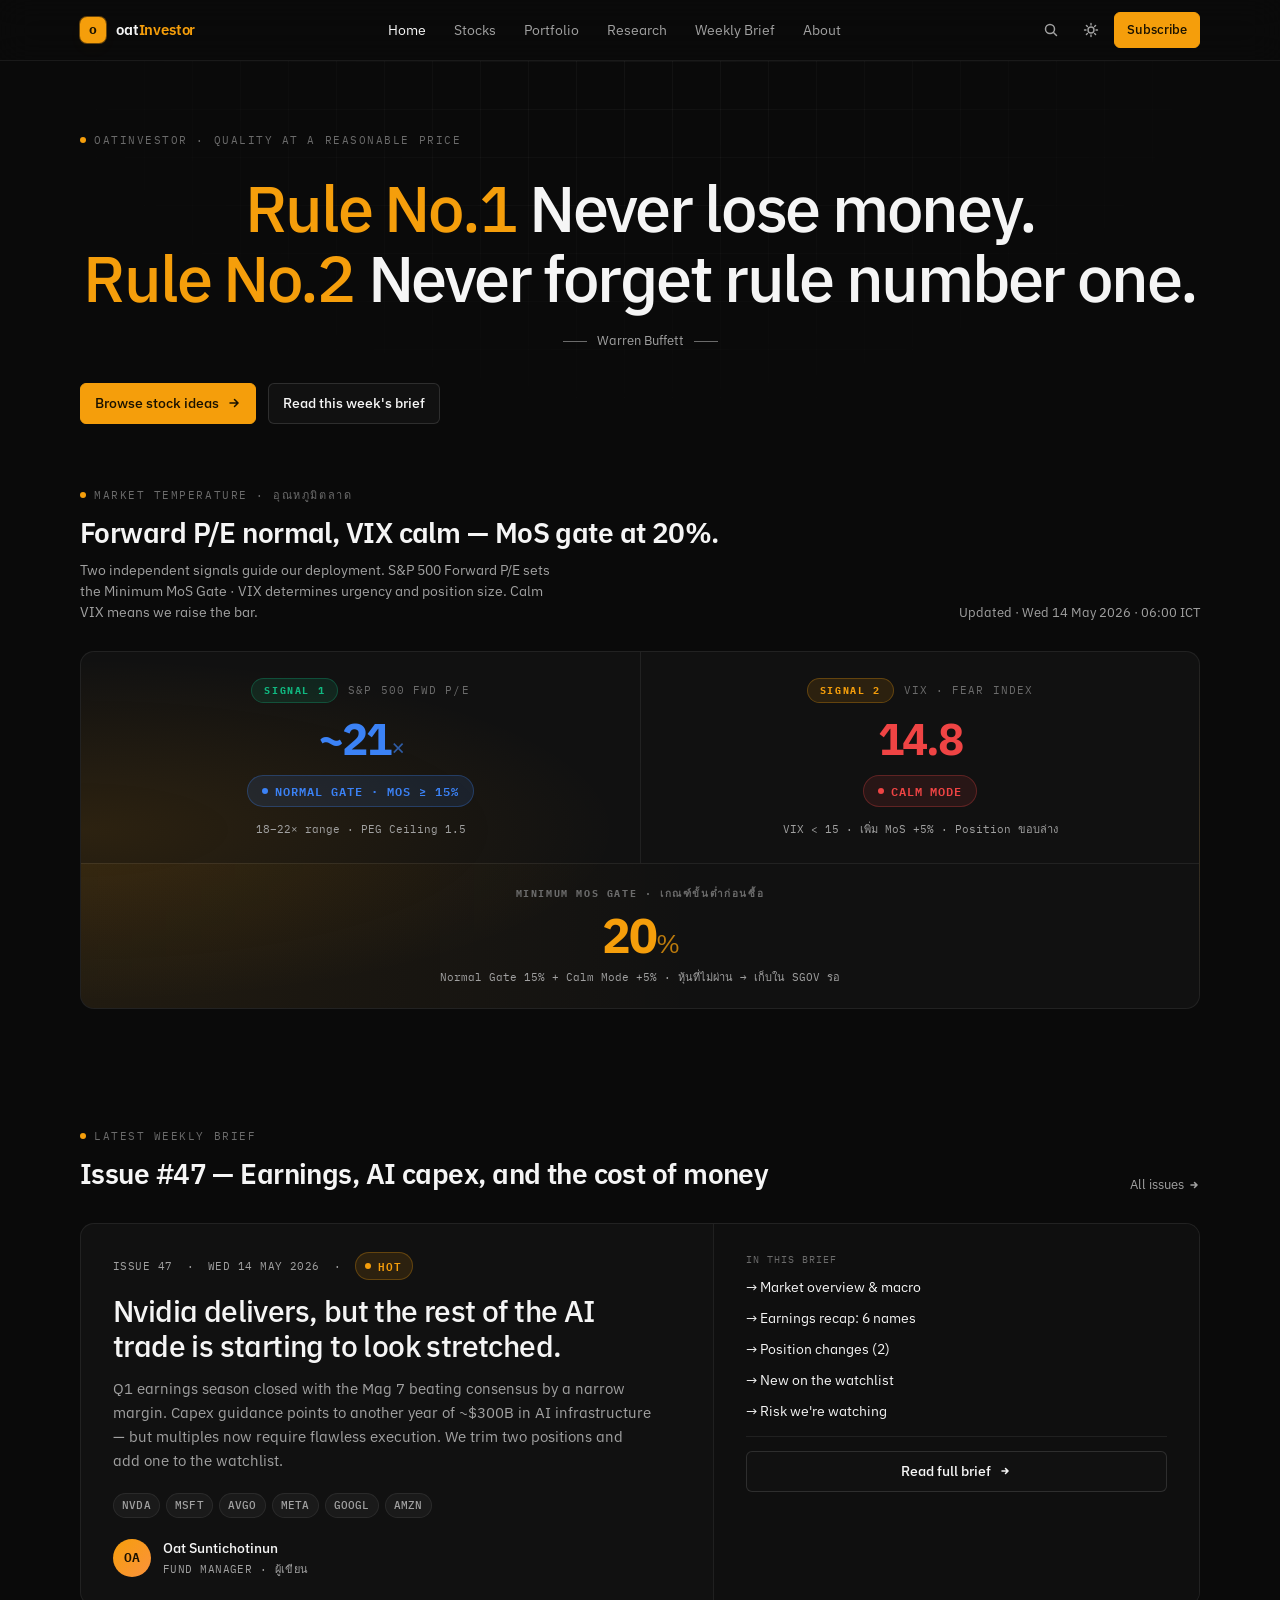
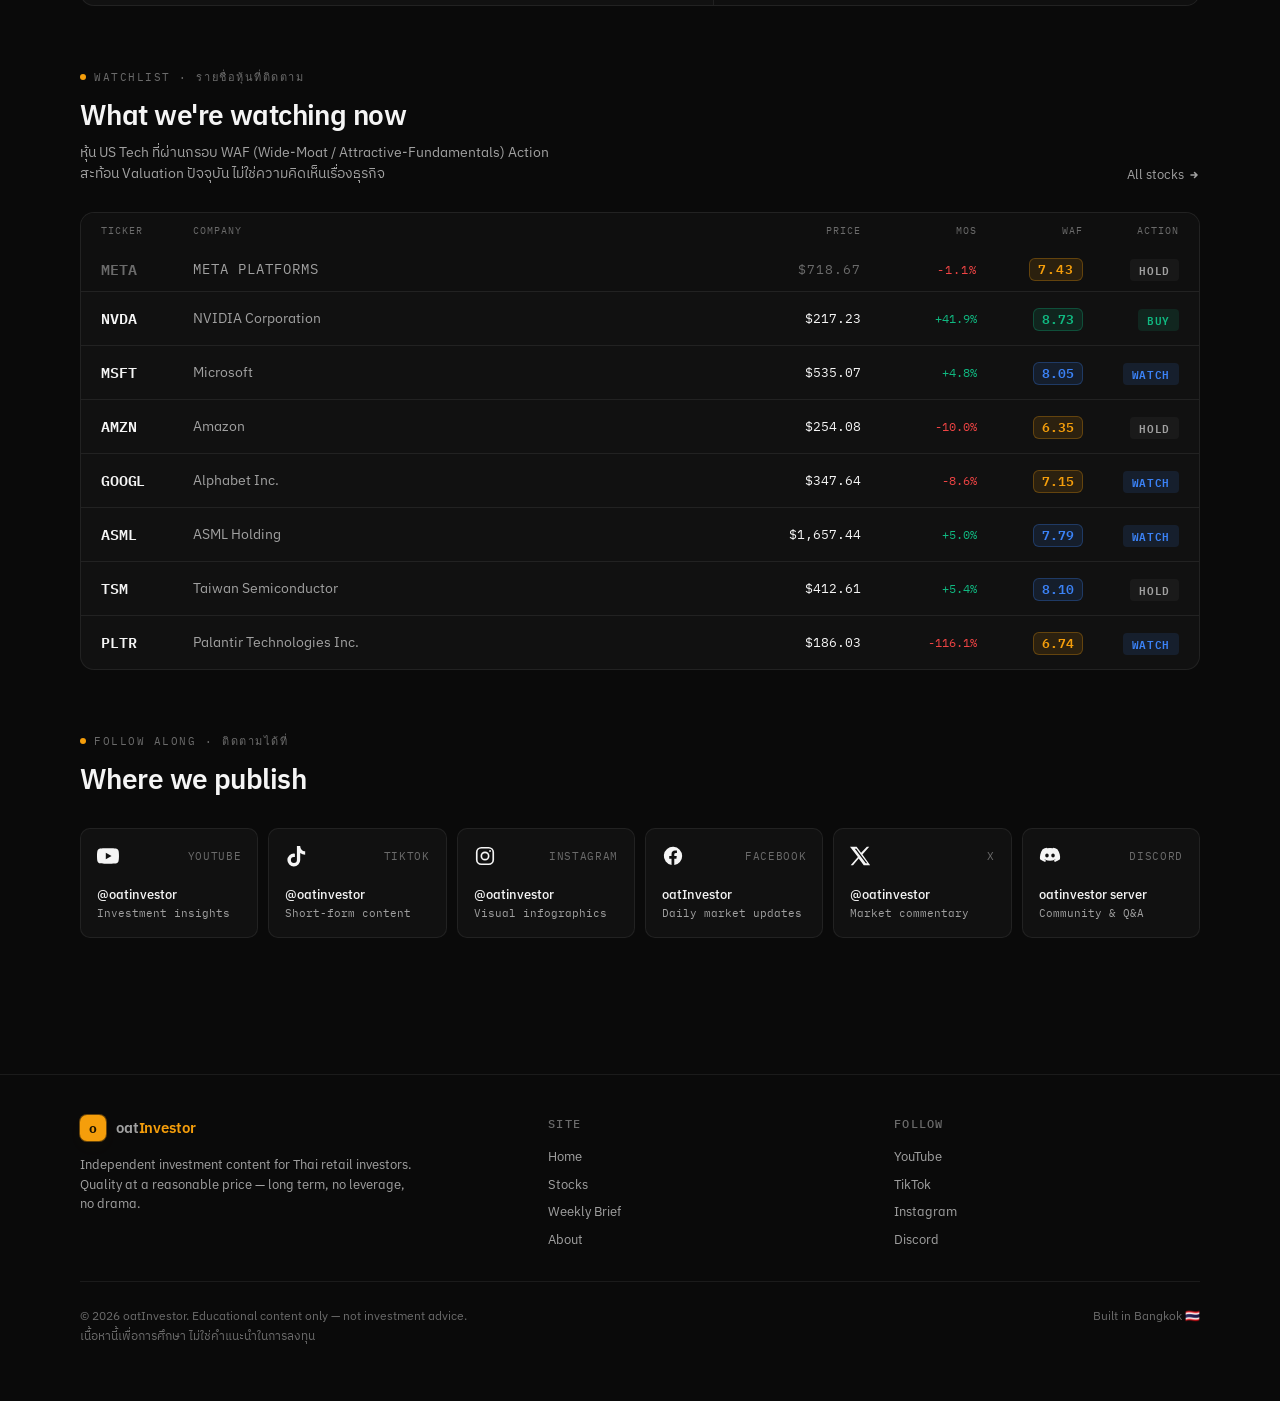
<file: index.html>
<!doctype html>
<html lang="th">
<head>
  <meta charset="utf-8" />
  <meta name="viewport" content="width=device-width, initial-scale=1" />
  <title>oatInvestor — Quality at a reasonable price</title>
  <meta name="description" content="Smart, long-term investing in US tech stocks for Thai retail investors. Weekly briefs, WAF scores, and market temperature signals." />
  <link rel="preconnect" href="https://fonts.googleapis.com" />
  <link rel="preconnect" href="https://fonts.gstatic.com" crossorigin />
  <link href="https://fonts.googleapis.com/css2?family=IBM+Plex+Mono:wght@400;500;600&family=IBM+Plex+Sans+Thai:wght@400;500;600&family=IBM+Plex+Sans:wght@400;500;600;700&display=swap" rel="stylesheet" />
  <link rel="stylesheet" href="styles.css" />
  <script src="app.js" defer></script>
</head>
<body>

<!-- =============== NAV =============== -->
<header class="nav">
  <div class="container nav-inner">
    <a href="index.html" class="brand" aria-label="oatInvestor home">
      <span class="brand-mark" aria-hidden="true">o</span>
      <span class="brand-name">oat<b>Investor</b></span>
    </a>

    <nav class="nav-links" aria-label="Primary">
      <a href="index.html"    class="nav-link" data-nav="index">Home</a>
      <a href="stocks.html"   class="nav-link" data-nav="stocks">Stocks</a>
      <a href="portfolio.html" class="nav-link" data-nav="portfolio">Portfolio</a>
      <a href="research.html"  class="nav-link" data-nav="research">Research</a>
      <a href="brief.html"   class="nav-link" data-nav="brief">Weekly Brief</a>
      <a href="about.html"   class="nav-link" data-nav="about">About</a>
    </nav>

    <div class="nav-actions">
      <button class="icon-btn" aria-label="Search">
        <svg viewBox="0 0 16 16" fill="none" stroke="currentColor" stroke-width="1.5"><circle cx="7" cy="7" r="4.5"/><path d="m10.5 10.5 3 3" stroke-linecap="round"/></svg>
      </button>
      <button class="icon-btn" data-theme-toggle aria-label="Toggle theme">
        <svg data-icon-sun viewBox="0 0 16 16" fill="none" stroke="currentColor" stroke-width="1.4" stroke-linecap="round"><circle cx="8" cy="8" r="3"/><path d="M8 1.5v1.5M8 13v1.5M14.5 8H13M3 8H1.5M12.6 3.4l-1.05 1.05M4.45 11.55 3.4 12.6M12.6 12.6l-1.05-1.05M4.45 4.45 3.4 3.4"/></svg>
        <svg data-icon-moon viewBox="0 0 16 16" fill="none" stroke="currentColor" stroke-width="1.4" stroke-linejoin="round" style="display:none"><path d="M13.5 9.5A5.5 5.5 0 1 1 6.5 2.5a4.5 4.5 0 0 0 7 7Z"/></svg>
      </button>
      <a href="brief.html" class="btn btn-primary" style="font-size:13px;padding:7px 12px">Subscribe</a>
    </div>
  </div>
</header>

<!-- =============== HERO =============== -->
<section class="hero">
  <div class="hero-grid-bg" aria-hidden="true"></div>
  <div class="container hero-inner">
    <span class="eyebrow">oatInvestor · Quality at a reasonable price</span>
    <h1 class="hero-quote">
      <span class="hl">Rule No.<span class="num">1</span></span> Never lose money.<br/>
      <span class="hl">Rule No.<span class="num">2</span></span> Never forget rule number one.
    </h1>
    <div class="hero-attribution">Warren Buffett</div>

    <div class="hero-cta">
      <a href="stocks.html" class="btn btn-primary">
        Browse stock ideas
        <svg width="14" height="14" viewBox="0 0 14 14" fill="none" stroke="currentColor" stroke-width="1.5" stroke-linecap="round"><path d="M3 7h8M7.5 3.5 11 7l-3.5 3.5"/></svg>
      </a>
      <a href="brief.html" class="btn">Read this week's brief</a>
    </div>
  </div>
</section>

<!-- =============== MARKET TEMPERATURE =============== -->
<section class="section" style="padding-top:24px">
  <div class="container">
    <div class="section-head">
      <div>
        <span class="eyebrow">Market Temperature · อุณหภูมิตลาด</span>
        <h2>Forward P/E normal, VIX calm — MoS gate at 20%.</h2>
        <p class="lead">Two independent signals guide our deployment. S&amp;P 500 Forward P/E sets the Minimum MoS Gate · VIX determines urgency and position size. Calm VIX means we raise the bar.</p>
      </div>
      <span class="link-inline">Updated · Wed 14 May 2026 · 06:00 ICT</span>
    </div>

    <div class="temp-widget" style="grid-template-columns:1fr 1fr; grid-template-rows:auto auto" role="group" aria-label="Market temperature">

      <!-- Top left: SIGNAL 1 — S&P 500 Forward P/E -->
      <div class="temp-main" style="padding:26px; justify-content:center; align-items:center; text-align:center; gap:14px">
        <div style="display:flex; align-items:center; justify-content:center; gap:10px; flex-wrap:wrap">
          <span style="font-family:var(--font-mono); font-size:10px; font-weight:700; letter-spacing:0.16em; text-transform:uppercase; color:var(--green); background:var(--green-soft); border:1px solid var(--green-line); padding:4px 12px; border-radius:999px">Signal 1</span>
          <span style="font-family:var(--font-mono); font-size:11px; color:var(--fg-dim); text-transform:uppercase; letter-spacing:0.1em">S&amp;P 500 Fwd P/E</span>
        </div>
        <div style="font-size:44px; font-weight:700; letter-spacing:-0.04em; line-height:1; color:var(--blue); font-family:var(--font-sans)">~21<span style="font-size:24px; opacity:0.65; font-weight:400">×</span></div>
        <span class="temp temp-cold" style="font-size:12px; padding:6px 14px"><span class="chip-dot"></span>Normal Gate · MoS ≥ 15%</span>
        <div class="temp-metric-sub">18–22× range · PEG Ceiling 1.5</div>
      </div>

      <!-- Top right: SIGNAL 2 — VIX Mode -->
      <div class="temp-metric" style="padding:26px; text-align:center; align-items:center; gap:14px">
        <div style="display:flex; align-items:center; justify-content:center; gap:10px; flex-wrap:wrap">
          <span style="font-family:var(--font-mono); font-size:10px; font-weight:700; letter-spacing:0.16em; text-transform:uppercase; color:var(--amber); background:var(--amber-soft); border:1px solid var(--amber-line); padding:4px 12px; border-radius:999px">Signal 2</span>
          <span style="font-family:var(--font-mono); font-size:11px; color:var(--fg-dim); text-transform:uppercase; letter-spacing:0.1em">VIX · Fear Index</span>
        </div>
        <div style="font-size:44px; font-weight:700; letter-spacing:-0.04em; line-height:1; color:var(--red); font-family:var(--font-sans)">14.8</div>
        <span class="temp temp-veryhot" style="font-size:12px; padding:6px 14px"><span class="chip-dot"></span>Calm Mode</span>
        <div class="temp-metric-sub">VIX &lt; 15 · เพิ่ม MoS +5% · Position ขอบล่าง</div>
      </div>

      <!-- Bottom: Minimum MoS Gate (full width) -->
      <div style="padding:22px 28px; border-top:1px solid var(--hairline); border-left:0; grid-column:1/-1; display:flex; flex-direction:column; align-items:center; gap:10px; background:linear-gradient(90deg, rgba(245,158,11,0.07) 0%, transparent 55%)">
        <div style="font-family:var(--font-mono); font-size:10px; font-weight:700; letter-spacing:0.16em; text-transform:uppercase; color:var(--fg-dim)">Minimum MoS Gate · เกณฑ์ขั้นต่ำก่อนซื้อ</div>
        <div style="font-size:48px; font-weight:700; letter-spacing:-0.04em; line-height:1; color:var(--amber); font-family:var(--font-sans)">20<span style="font-size:26px; opacity:0.75; font-weight:400">%</span></div>
        <div class="temp-metric-sub">Normal Gate 15% + Calm Mode +5% · หุ้นที่ไม่ผ่าน → เก็บใน SGOV รอ</div>
      </div>

    </div>
  </div>
</section>

<!-- =============== LATEST WEEKLY BRIEF =============== -->
<section class="section">
  <div class="container">
    <div class="section-head">
      <div>
        <span class="eyebrow">Latest Weekly Brief</span>
        <h2>Issue #47 — Earnings, AI capex, and the cost of money</h2>
      </div>
      <a href="brief.html" class="link-inline">All issues
        <svg viewBox="0 0 12 12" fill="none" stroke="currentColor" stroke-width="1.5" stroke-linecap="round"><path d="M3 6h6M6.5 3.5 9 6l-2.5 2.5"/></svg>
      </a>
    </div>

    <article class="brief-preview">
      <div class="brief-preview-main">
        <div class="brief-preview-meta">
          <span>Issue 47</span>
          <span>·</span>
          <span>Wed 14 May 2026</span>
          <span>·</span>
          <span class="temp temp-hot"><span class="chip-dot"></span>Hot</span>
        </div>
        <h3 class="brief-preview-headline">
          Nvidia delivers, but the rest of the AI trade is starting to look stretched.
        </h3>
        <p style="color:var(--fg-muted); font-size:15px; line-height:1.6; max-width:60ch">
          Q1 earnings season closed with the Mag 7 beating consensus by a narrow margin. Capex guidance points to another year of ~$300B in AI infrastructure — but multiples now require flawless execution. We trim two positions and add one to the watchlist.
        </p>
        <div class="brief-tickers">
          <span class="chip">NVDA</span>
          <span class="chip">MSFT</span>
          <span class="chip">AVGO</span>
          <span class="chip">META</span>
          <span class="chip">GOOGL</span>
          <span class="chip">AMZN</span>
        </div>
        <div style="display:flex; align-items:center; gap:14px; margin-top:6px">
          <div class="author">
            <div class="author-avatar">OA</div>
            <div class="author-info">
              <div class="author-name">Oat Suntichotinun</div>
              <div class="author-role">Fund Manager · ผู้เขียน</div>
            </div>
          </div>
        </div>
      </div>

      <aside class="brief-preview-side" aria-label="Brief highlights">
        <div>
          <div class="temp-metric-label" style="margin-bottom:10px">In this brief</div>
          <ul style="list-style:none; padding:0; margin:0; display:grid; gap:10px; font-size:14px; line-height:1.5">
            <li>→ Market overview &amp; macro</li>
            <li>→ Earnings recap: 6 names</li>
            <li>→ Position changes (2)</li>
            <li>→ New on the watchlist</li>
            <li>→ Risk we're watching</li>
          </ul>
        </div>
        <hr class="divider" />
        <a href="brief.html" class="btn" style="width:100%; justify-content:center">
          Read full brief
          <svg width="12" height="12" viewBox="0 0 12 12" fill="none" stroke="currentColor" stroke-width="1.5" stroke-linecap="round"><path d="M3 6h6M6.5 3.5 9 6l-2.5 2.5"/></svg>
        </a>
      </aside>
    </article>
  </div>
</section>

<!-- =============== WATCHLIST STRIP =============== -->
<section class="section" style="padding-top:0">
  <div class="container">
    <div class="section-head">
      <div>
        <span class="eyebrow">Watchlist · รายชื่อหุ้นที่ติดตาม</span>
        <h2>What we're watching now</h2>
        <p class="lead">หุ้น US Tech ที่ผ่านกรอบ WAF (Wide-Moat / Attractive-Fundamentals) Action สะท้อน Valuation ปัจจุบัน ไม่ใช่ความคิดเห็นเรื่องธุรกิจ</p>
      </div>
      <a href="stocks.html" class="link-inline">All stocks
        <svg viewBox="0 0 12 12" fill="none" stroke="currentColor" stroke-width="1.5" stroke-linecap="round"><path d="M3 6h6M6.5 3.5 9 6l-2.5 2.5"/></svg>
      </a>
    </div>

    <div class="watchlist" id="home-watchlist">
      <!-- Header row -->
      <div class="watchlist-row">
        <span>Ticker</span>
        <span>Company</span>
        <span style="text-align:right" class="col-hide-mobile">Price</span>
        <span style="text-align:right" class="col-hide-mobile">MoS</span>
        <span style="text-align:right">WAF</span>
        <span style="text-align:right">Action</span>
      </div>
      <div id="home-watchlist-rows" style="display:contents"></div>
    </div>
  </div>
</section>

<!-- =============== SOCIAL CHANNELS =============== -->
<section class="section" style="padding-top:0">
  <div class="container">
    <div class="section-head">
      <div>
        <span class="eyebrow">Follow along · ติดตามได้ที่</span>
        <h2>Where we publish</h2>
      </div>
    </div>

    <div class="socials">
      <a class="social" href="https://youtube.com/@oatinvestor" target="_blank" rel="noopener" aria-label="YouTube">
        <div class="social-top">
          <svg class="social-icon" viewBox="0 0 24 24" fill="currentColor"><path d="M23.5 6.2a3 3 0 0 0-2.1-2.1C19.6 3.6 12 3.6 12 3.6s-7.6 0-9.4.5A3 3 0 0 0 .5 6.2C0 8 0 12 0 12s0 4 .5 5.8a3 3 0 0 0 2.1 2.1c1.8.5 9.4.5 9.4.5s7.6 0 9.4-.5a3 3 0 0 0 2.1-2.1c.5-1.8.5-5.8.5-5.8s0-4-.5-5.8ZM9.6 15.6V8.4l6.3 3.6-6.3 3.6Z"/></svg>
          <span class="social-name">YouTube</span>
        </div>
        <div>
          <div class="social-handle">@oatinvestor</div>
          <div class="social-followers">Investment insights</div>
        </div>
      </a>

      <a class="social" href="https://tiktok.com/@oatinvestor" target="_blank" rel="noopener" aria-label="TikTok">
        <div class="social-top">
          <svg class="social-icon" viewBox="0 0 24 24" fill="currentColor"><path d="M16.6 1H13v15.3a3.3 3.3 0 1 1-3.3-3.3c.4 0 .8.1 1.1.2V9.5a7 7 0 0 0-1.1-.1A7 7 0 1 0 16.6 16.3V8.6a8.4 8.4 0 0 0 5.4 1.9v-3.7c-2.9 0-5.4-2.6-5.4-5.8Z"/></svg>
          <span class="social-name">TikTok</span>
        </div>
        <div>
          <div class="social-handle">@oatinvestor</div>
          <div class="social-followers">Short-form content</div>
        </div>
      </a>

      <a class="social" href="https://instagram.com/oatinvestor" target="_blank" rel="noopener" aria-label="Instagram">
        <div class="social-top">
          <svg class="social-icon" viewBox="0 0 24 24" fill="none" stroke="currentColor" stroke-width="1.8"><rect x="3" y="3" width="18" height="18" rx="5"/><circle cx="12" cy="12" r="4"/><circle cx="17.5" cy="6.5" r="1" fill="currentColor" stroke="none"/></svg>
          <span class="social-name">Instagram</span>
        </div>
        <div>
          <div class="social-handle">@oatinvestor</div>
          <div class="social-followers">Visual infographics</div>
        </div>
      </a>

      <a class="social" href="https://facebook.com/oatinvestor" target="_blank" rel="noopener" aria-label="Facebook">
        <div class="social-top">
          <svg class="social-icon" viewBox="0 0 24 24" fill="currentColor"><path d="M22 12a10 10 0 1 0-11.6 9.9V14.9H7.9V12h2.5V9.8c0-2.5 1.5-3.9 3.7-3.9 1.1 0 2.2.2 2.2.2v2.5h-1.3c-1.2 0-1.6.8-1.6 1.6V12h2.7l-.4 2.9h-2.3v7A10 10 0 0 0 22 12Z"/></svg>
          <span class="social-name">Facebook</span>
        </div>
        <div>
          <div class="social-handle">oatInvestor</div>
          <div class="social-followers">Daily market updates</div>
        </div>
      </a>

      <a class="social" href="https://x.com/oatinvestor" target="_blank" rel="noopener" aria-label="X (Twitter)">
        <div class="social-top">
          <svg class="social-icon" viewBox="0 0 24 24" fill="currentColor"><path d="M18.4 2H21l-7.4 8.4L22 22h-7l-5.5-7.2L3.3 22H.7l7.9-9L0 2h7.2l4.9 6.5L18.4 2Zm-1.2 18h1.6L6.9 4H5.2l12 16Z"/></svg>
          <span class="social-name">X</span>
        </div>
        <div>
          <div class="social-handle">@oatinvestor</div>
          <div class="social-followers">Market commentary</div>
        </div>
      </a>

      <a class="social" href="#discord" aria-label="Discord">
        <div class="social-top">
          <svg class="social-icon" viewBox="0 0 24 24" fill="currentColor"><path d="M20 4.5A18.3 18.3 0 0 0 15.5 3l-.2.5a16.6 16.6 0 0 0-6.6 0L8.5 3A18.3 18.3 0 0 0 4 4.5C1.4 8.3.7 12 1.1 15.6A18.5 18.5 0 0 0 6.7 18.5l1.1-1.5a11.7 11.7 0 0 1-1.8-.9l.4-.3a13 13 0 0 0 11.2 0l.4.3-1.8.9 1.1 1.5a18.5 18.5 0 0 0 5.6-2.9c.5-4-.3-7.7-2.9-11.1ZM8.7 13.7c-1 0-1.9-1-1.9-2.2s.8-2.2 1.9-2.2 1.9 1 1.9 2.2-.8 2.2-1.9 2.2Zm6.6 0c-1 0-1.9-1-1.9-2.2s.8-2.2 1.9-2.2 1.9 1 1.9 2.2-.8 2.2-1.9 2.2Z"/></svg>
          <span class="social-name">Discord</span>
        </div>
        <div>
          <div class="social-handle">oatinvestor server</div>
          <div class="social-followers">Community &amp; Q&amp;A</div>
        </div>
      </a>
    </div>
  </div>
</section>

<!-- =============== FOOTER =============== -->
<footer class="footer">
  <div class="container">
    <div class="footer-grid">
      <div class="footer-col">
        <div class="brand" style="margin-bottom:14px">
          <span class="brand-mark">o</span>
          <span class="brand-name">oat<b>Investor</b></span>
        </div>
        <p style="max-width:42ch; color:var(--fg-muted)">
          Independent investment content for Thai retail investors. Quality at a reasonable price — long term, no leverage, no drama.
        </p>
      </div>
      <div class="footer-col">
        <h4>Site</h4>
        <ul>
          <li><a href="index.html">Home</a></li>
          <li><a href="stocks.html">Stocks</a></li>
          <li><a href="brief.html">Weekly Brief</a></li>
          <li><a href="about.html">About</a></li>
        </ul>
      </div>
      <div class="footer-col">
        <h4>Follow</h4>
        <ul>
          <li><a href="https://youtube.com/@oatinvestor" target="_blank" rel="noopener">YouTube</a></li>
          <li><a href="https://tiktok.com/@oatinvestor" target="_blank" rel="noopener">TikTok</a></li>
          <li><a href="https://instagram.com/oatinvestor" target="_blank" rel="noopener">Instagram</a></li>
          <li><a href="#discord">Discord</a></li>
        </ul>
      </div>
    </div>
    <div class="footer-disclaimer">
      <span>© 2026 oatInvestor. Educational content only — not investment advice.<br/>เนื้อหานี้เพื่อการศึกษา ไม่ใช่คำแนะนำในการลงทุน</span>
      <span>Built in Bangkok 🇹🇭</span>
    </div>
  </div>
</footer>

<script>
// ── Home Watchlist — dynamic from stocks.json ─────────────────────────────────
(async function () {
  const TOP_TICKERS = ['META','NVDA','MSFT','AMZN','GOOGL','ASML','TSM','PLTR'];
  const ACTION_CLASS = { buy:'action-buy', watch:'action-watch', hold:'action-hold', sell:'action-sell' };
  const WAF_CLASS    = w => w >= 8.5 ? 'waf-high' : w >= 7.5 ? 'waf-mid' : 'waf-low';

  let stocks = {};
  try {
    const resp = await fetch('data/stocks.json');
    if (resp.ok) stocks = await resp.json();
  } catch (_) {}

  const container = document.getElementById('home-watchlist-rows');
  if (!container || !Object.keys(stocks).length) return;

  const rows = TOP_TICKERS
    .map(t => stocks[t])
    .filter(Boolean)
    .slice(0, 8);

  container.innerHTML = rows.map(s => {
    const ticker = s.symbol || s.ticker || Object.keys(stocks).find(k => stocks[k] === s) || '';
    const mosSign = s.mos >= 0 ? '+' : '';
    const mosCls  = s.mos >= 0 ? 'delta-up' : 'delta-down';
    const aClass  = ACTION_CLASS[s.action] || 'action-hold';
    const aLabel  = s.actionLabel || s.action || 'Watch';
    const price   = s.price != null ? '$' + (+s.price).toLocaleString('en-US',{minimumFractionDigits:2,maximumFractionDigits:2}) : '—';
    const mos     = s.mos  != null ? `${mosSign}${(+s.mos).toFixed(1)}%` : '—';
    const waf     = s.waf  != null ? (+s.waf).toFixed(2) : '—';
    return `<a class="watchlist-row" href="stock.html?t=${ticker}">
      <span class="watchlist-ticker">${ticker}</span>
      <span class="watchlist-name">${s.name || ''}</span>
      <span class="watchlist-price col-hide-mobile">${price}</span>
      <span class="watchlist-delta ${mosCls} col-hide-mobile">${mos}</span>
      <span style="text-align:right"><span class="waf ${WAF_CLASS(s.waf)}">${waf}</span></span>
      <span style="text-align:right"><span class="action ${aClass}">${aLabel}</span></span>
    </a>`;
  }).join('');
})();

// Fit hero quote: binary-search the largest font where the longest line fits exactly
(function () {
  const MIN_PX = 18;

  function fit() {
    const q = document.querySelector('.hero-quote');
    if (!q) return;

    q.style.whiteSpace = 'nowrap';
    let lo = MIN_PX, hi = 120;
    while (hi - lo > 0.25) {
      const mid = (lo + hi) / 2;
      q.style.fontSize = mid + 'px';
      // q.clientWidth = h1's actual width (= container content width)
      // q.scrollWidth = width of longest line at this font-size
      q.scrollWidth <= q.clientWidth ? (lo = mid) : (hi = mid);
    }
    q.style.whiteSpace = '';
    q.style.fontSize = Math.floor(lo) + 'px';
  }

  // Wait for fonts before measuring
  (document.fonts ? document.fonts.ready : Promise.resolve()).then(fit);

  let t;
  window.addEventListener('resize', function () { clearTimeout(t); t = setTimeout(fit, 80); });
})();
</script>
</body>
</html>
</file>
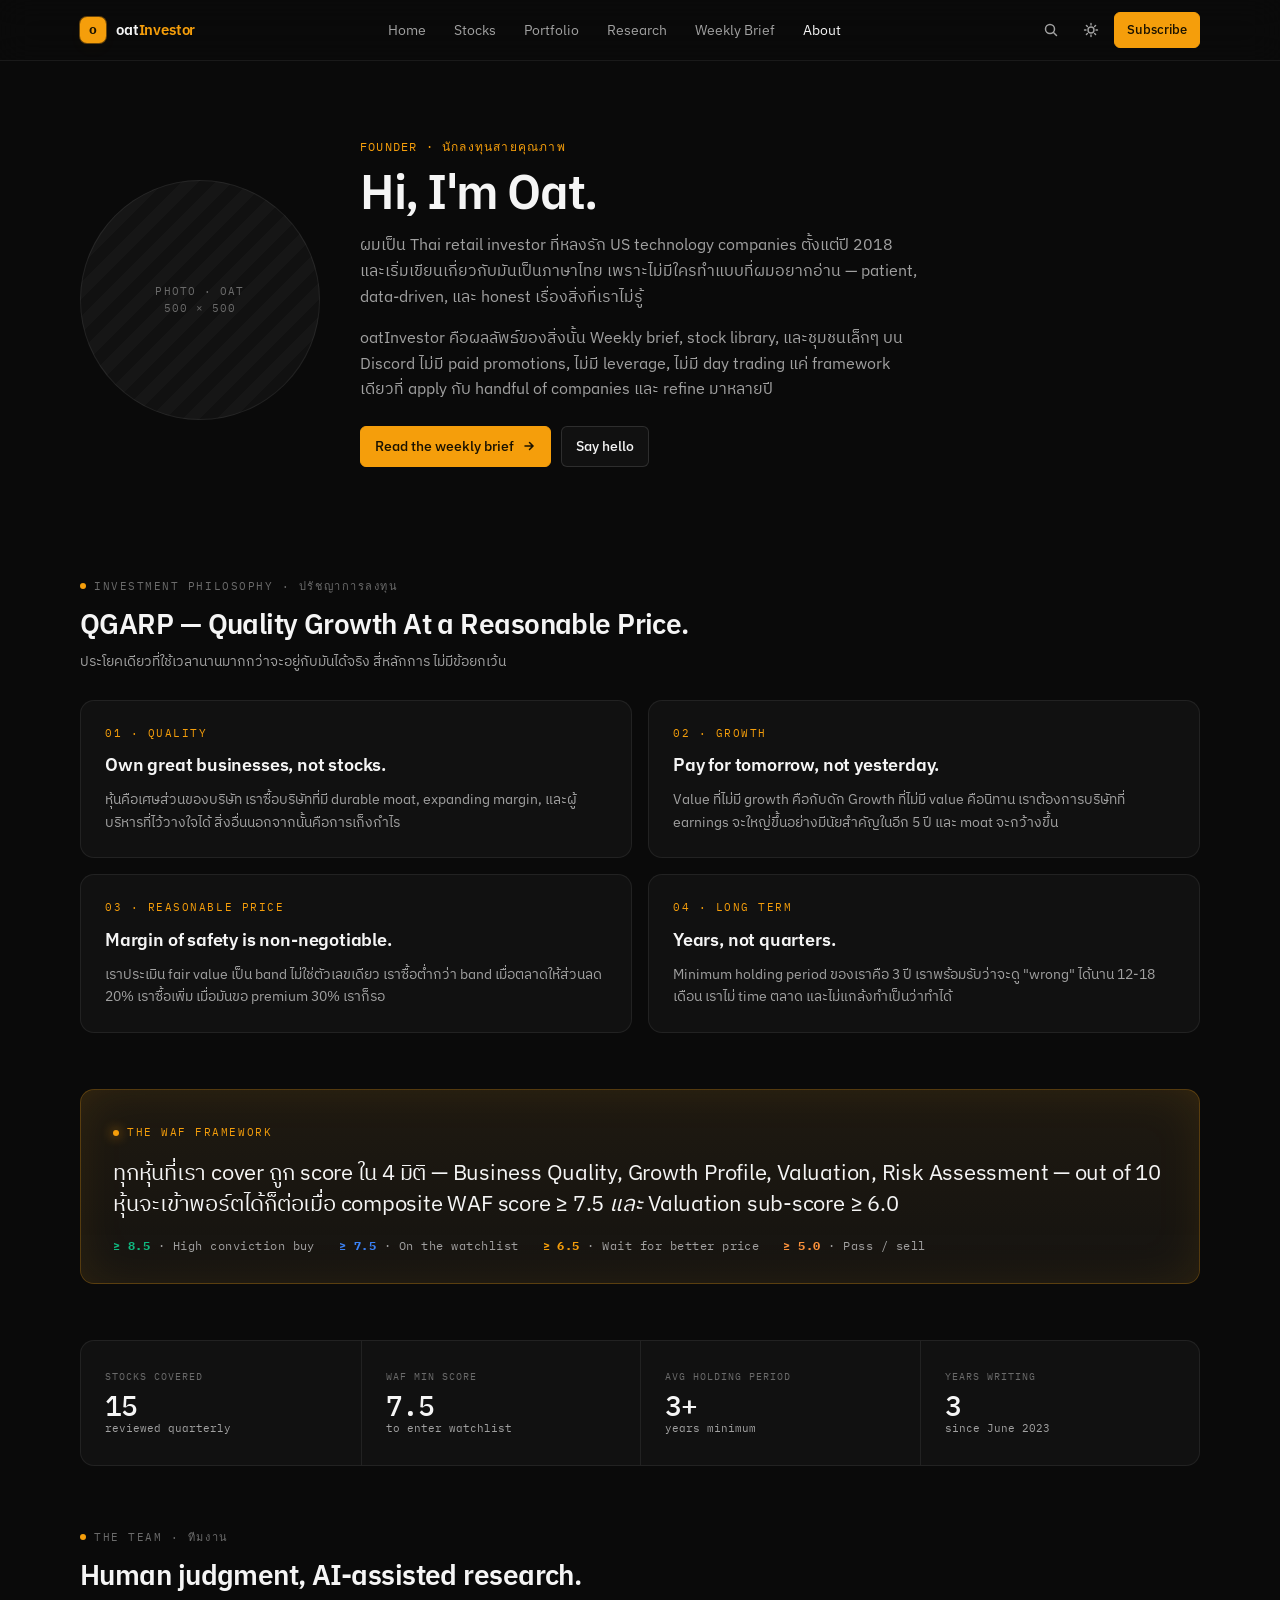
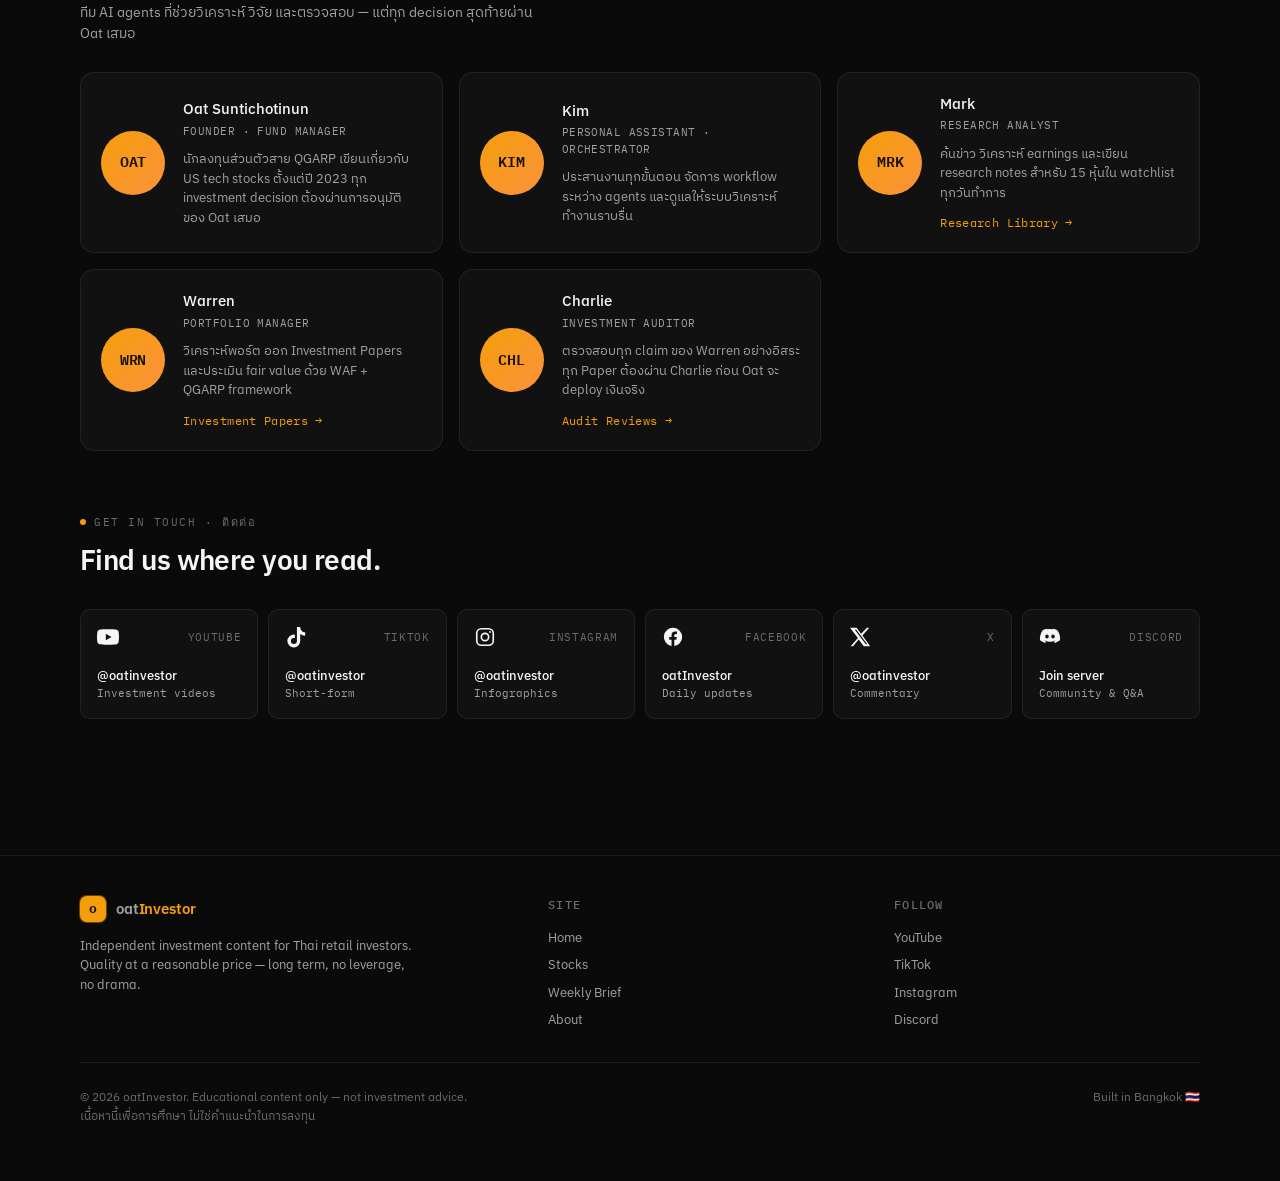
<file: about.html>
<!doctype html>
<html lang="th">
<head>
  <meta charset="utf-8" />
  <meta name="viewport" content="width=device-width, initial-scale=1" />
  <title>About · oatInvestor</title>
  <meta name="description" content="oatInvestor — independent investment content for Thai retail investors. QGARP philosophy, WAF framework." />
  <link rel="preconnect" href="https://fonts.googleapis.com" />
  <link rel="preconnect" href="https://fonts.gstatic.com" crossorigin />
  <link href="https://fonts.googleapis.com/css2?family=IBM+Plex+Mono:wght@400;500;600&family=IBM+Plex+Sans+Thai:wght@400;500;600&family=IBM+Plex+Sans:wght@400;500;600;700&display=swap" rel="stylesheet" />
  <link rel="stylesheet" href="styles.css" />
  <script src="app.js" defer></script>
</head>
<body>

<header class="nav">
  <div class="container nav-inner">
    <a href="index.html" class="brand"><span class="brand-mark">o</span><span class="brand-name">oat<b>Investor</b></span></a>
    <nav class="nav-links">
      <a href="index.html"    class="nav-link" data-nav="index">Home</a>
      <a href="stocks.html"   class="nav-link" data-nav="stocks">Stocks</a>
      <a href="portfolio.html" class="nav-link" data-nav="portfolio">Portfolio</a>
      <a href="research.html"  class="nav-link" data-nav="research">Research</a>
      <a href="brief.html"   class="nav-link" data-nav="brief">Weekly Brief</a>
      <a href="about.html"   class="nav-link" data-nav="about">About</a>
    </nav>
    <div class="nav-actions">
      <button class="icon-btn" aria-label="Search">
        <svg viewBox="0 0 16 16" fill="none" stroke="currentColor" stroke-width="1.5"><circle cx="7" cy="7" r="4.5"/><path d="m10.5 10.5 3 3" stroke-linecap="round"/></svg>
      </button>
      <button class="icon-btn" data-theme-toggle aria-label="Toggle theme">
        <svg data-icon-sun viewBox="0 0 16 16" fill="none" stroke="currentColor" stroke-width="1.4" stroke-linecap="round"><circle cx="8" cy="8" r="3"/><path d="M8 1.5v1.5M8 13v1.5M14.5 8H13M3 8H1.5M12.6 3.4l-1.05 1.05M4.45 11.55 3.4 12.6M12.6 12.6l-1.05-1.05M4.45 4.45 3.4 3.4"/></svg>
        <svg data-icon-moon viewBox="0 0 16 16" fill="none" stroke="currentColor" stroke-width="1.4" stroke-linejoin="round" style="display:none"><path d="M13.5 9.5A5.5 5.5 0 1 1 6.5 2.5a4.5 4.5 0 0 0 7 7Z"/></svg>
      </button>
      <a href="brief.html" class="btn btn-primary" style="font-size:13px;padding:7px 12px">Subscribe</a>
    </div>
  </div>
</header>

<!-- ABOUT HERO -->
<section style="padding-top:24px">
  <div class="container">
    <div class="about-hero">
      <div class="about-photo about-photo-circle" aria-label="Photo placeholder" style="width:240px; height:240px">
        PHOTO · OAT<br/>500 × 500
      </div>
      <div class="about-bio">
        <span class="role">Founder · นักลงทุนสายคุณภาพ</span>
        <h1>Hi, I'm Oat.</h1>
        <p>
          ผมเป็น Thai retail investor ที่หลงรัก US technology companies ตั้งแต่ปี 2018 และเริ่มเขียนเกี่ยวกับมันเป็นภาษาไทย เพราะไม่มีใครทำแบบที่ผมอยากอ่าน — patient, data-driven, และ honest เรื่องสิ่งที่เราไม่รู้
        </p>
        <p>
          oatInvestor คือผลลัพธ์ของสิ่งนั้น Weekly brief, stock library, และชุมชนเล็กๆ บน Discord ไม่มี paid promotions, ไม่มี leverage, ไม่มี day trading แค่ framework เดียวที่ apply กับ handful of companies และ refine มาหลายปี
        </p>
        <div class="row" style="gap:10px; margin-top:24px; flex-wrap:wrap">
          <a href="brief.html" class="btn btn-primary">
            Read the weekly brief
            <svg width="14" height="14" viewBox="0 0 14 14" fill="none" stroke="currentColor" stroke-width="1.5" stroke-linecap="round"><path d="M3 7h8M7.5 3.5 11 7l-3.5 3.5"/></svg>
          </a>
          <a href="#contact" class="btn">Say hello</a>
        </div>
      </div>
    </div>
  </div>
</section>

<!-- PHILOSOPHY -->
<section class="section">
  <div class="container">
    <div class="section-head">
      <div>
        <span class="eyebrow">Investment Philosophy · ปรัชญาการลงทุน</span>
        <h2>QGARP — Quality Growth At a Reasonable Price.</h2>
        <p class="lead">ประโยคเดียวที่ใช้เวลานานมากกว่าจะอยู่กับมันได้จริง สี่หลักการ ไม่มีข้อยกเว้น</p>
      </div>
    </div>

    <div class="philosophy-grid">
      <article class="philosophy-card">
        <span class="philosophy-card-num">01 · Quality</span>
        <h3>Own great businesses, not stocks.</h3>
        <p>หุ้นคือเศษส่วนของบริษัท เราซื้อบริษัทที่มี durable moat, expanding margin, และผู้บริหารที่ไว้วางใจได้ สิ่งอื่นนอกจากนั้นคือการเก็งกำไร</p>
      </article>
      <article class="philosophy-card">
        <span class="philosophy-card-num">02 · Growth</span>
        <h3>Pay for tomorrow, not yesterday.</h3>
        <p>Value ที่ไม่มี growth คือกับดัก Growth ที่ไม่มี value คือนิทาน เราต้องการบริษัทที่ earnings จะใหญ่ขึ้นอย่างมีนัยสำคัญในอีก 5 ปี และ moat จะกว้างขึ้น</p>
      </article>
      <article class="philosophy-card">
        <span class="philosophy-card-num">03 · Reasonable Price</span>
        <h3>Margin of safety is non-negotiable.</h3>
        <p>เราประเมิน fair value เป็น band ไม่ใช่ตัวเลขเดียว เราซื้อต่ำกว่า band เมื่อตลาดให้ส่วนลด 20% เราซื้อเพิ่ม เมื่อมันขอ premium 30% เราก็รอ</p>
      </article>
      <article class="philosophy-card">
        <span class="philosophy-card-num">04 · Long term</span>
        <h3>Years, not quarters.</h3>
        <p>Minimum holding period ของเราคือ 3 ปี เราพร้อมรับว่าจะดู "wrong" ได้นาน 12-18 เดือน เราไม่ time ตลาด และไม่แกล้งทำเป็นว่าทำได้</p>
      </article>
    </div>
  </div>
</section>

<!-- WAF FRAMEWORK CALLOUT -->
<section class="section" style="padding-top:0">
  <div class="container">
    <div class="idea-block">
      <span class="idea-block-eyebrow">The WAF Framework</span>
      <p class="idea-block-text">
        ทุกหุ้นที่เรา cover ถูก score ใน 4 มิติ — Business Quality, Growth Profile, Valuation, Risk Assessment — out of 10 หุ้นจะเข้าพอร์ตได้ก็ต่อเมื่อ composite WAF score ≥ 7.5 <em>และ</em> Valuation sub-score ≥ 6.0
      </p>
      <div class="row" style="margin-top:18px; flex-wrap:wrap; gap:24px; font-family:var(--font-mono); font-size:12px; color:var(--fg-muted); letter-spacing:0.04em">
        <span><strong style="color:var(--green)">≥ 8.5</strong> · High conviction buy</span>
        <span><strong style="color:var(--blue)">≥ 7.5</strong> · On the watchlist</span>
        <span><strong style="color:var(--amber)">≥ 6.5</strong> · Wait for better price</span>
        <span><strong style="color:var(--orange)">≥ 5.0</strong> · Pass / sell</span>
      </div>
    </div>
  </div>
</section>

<!-- STATS STRIP -->
<section class="section" style="padding-top:0">
  <div class="container">
    <div class="card card-pad" style="display:grid; grid-template-columns:repeat(4,1fr); gap:0; padding:0; overflow:hidden">
      <div style="padding:28px 24px">
        <div class="temp-metric-label">Stocks covered</div>
        <div class="temp-metric-value" style="margin-top:8px">15</div>
        <div class="temp-metric-sub">reviewed quarterly</div>
      </div>
      <div style="padding:28px 24px; border-left:1px solid var(--hairline)">
        <div class="temp-metric-label">WAF min score</div>
        <div class="temp-metric-value" style="margin-top:8px">7.5</div>
        <div class="temp-metric-sub">to enter watchlist</div>
      </div>
      <div style="padding:28px 24px; border-left:1px solid var(--hairline)">
        <div class="temp-metric-label">Avg holding period</div>
        <div class="temp-metric-value" style="margin-top:8px">3+</div>
        <div class="temp-metric-sub">years minimum</div>
      </div>
      <div style="padding:28px 24px; border-left:1px solid var(--hairline)">
        <div class="temp-metric-label">Years writing</div>
        <div class="temp-metric-value" style="margin-top:8px">3</div>
        <div class="temp-metric-sub">since June 2023</div>
      </div>
    </div>
  </div>
</section>

<!-- TEAM -->
<section class="section" style="padding-top:0">
  <div class="container">
    <div class="section-head">
      <div>
        <span class="eyebrow">The Team · ทีมงาน</span>
        <h2>Human judgment, AI-assisted research.</h2>
        <p class="lead">ทีม AI agents ที่ช่วยวิเคราะห์ วิจัย และตรวจสอบ — แต่ทุก decision สุดท้ายผ่าน Oat เสมอ</p>
      </div>
    </div>

    <div class="team-grid" style="grid-template-columns:repeat(auto-fill,minmax(320px,1fr))">

      <div class="team-card">
        <div class="author-avatar" style="width:64px;height:64px;font-size:15px;flex-shrink:0">OAT</div>
        <div class="author-info">
          <div class="author-name">Oat Suntichotinun</div>
          <div class="author-role">Founder · Fund Manager</div>
          <p style="font-size:13px;color:var(--fg-muted);margin:8px 0 0;line-height:1.5">นักลงทุนส่วนตัวสาย QGARP เขียนเกี่ยวกับ US tech stocks ตั้งแต่ปี 2023 ทุก investment decision ต้องผ่านการอนุมัติของ Oat เสมอ</p>
        </div>
      </div>

      <div class="team-card">
        <div class="author-avatar" style="width:64px;height:64px;font-size:15px;flex-shrink:0">KIM</div>
        <div class="author-info">
          <div class="author-name">Kim</div>
          <div class="author-role">Personal Assistant · Orchestrator</div>
          <p style="font-size:13px;color:var(--fg-muted);margin:8px 0 0;line-height:1.5">ประสานงานทุกขั้นตอน จัดการ workflow ระหว่าง agents และดูแลให้ระบบวิเคราะห์ทำงานราบรื่น</p>
        </div>
      </div>

      <div class="team-card">
        <div class="author-avatar" style="width:64px;height:64px;font-size:15px;flex-shrink:0">MRK</div>
        <div class="author-info">
          <div class="author-name">Mark</div>
          <div class="author-role">Research Analyst</div>
          <p style="font-size:13px;color:var(--fg-muted);margin:8px 0 0;line-height:1.5">ค้นข่าว วิเคราะห์ earnings และเขียน research notes สำหรับ 15 หุ้นใน watchlist ทุกวันทำการ</p>
          <a href="research.html" style="display:inline-block;margin-top:10px;font-size:12px;font-family:var(--font-mono);color:var(--amber);text-decoration:none;letter-spacing:0.03em">Research Library →</a>
        </div>
      </div>

      <div class="team-card">
        <div class="author-avatar" style="width:64px;height:64px;font-size:15px;flex-shrink:0">WRN</div>
        <div class="author-info">
          <div class="author-name">Warren</div>
          <div class="author-role">Portfolio Manager</div>
          <p style="font-size:13px;color:var(--fg-muted);margin:8px 0 0;line-height:1.5">วิเคราะห์พอร์ต ออก Investment Papers และประเมิน fair value ด้วย WAF + QGARP framework</p>
          <a href="papers.html" style="display:inline-block;margin-top:10px;font-size:12px;font-family:var(--font-mono);color:var(--amber);text-decoration:none;letter-spacing:0.03em">Investment Papers →</a>
        </div>
      </div>

      <div class="team-card">
        <div class="author-avatar" style="width:64px;height:64px;font-size:15px;flex-shrink:0">CHL</div>
        <div class="author-info">
          <div class="author-name">Charlie</div>
          <div class="author-role">Investment Auditor</div>
          <p style="font-size:13px;color:var(--fg-muted);margin:8px 0 0;line-height:1.5">ตรวจสอบทุก claim ของ Warren อย่างอิสระ ทุก Paper ต้องผ่าน Charlie ก่อน Oat จะ deploy เงินจริง</p>
          <a href="charlie.html" style="display:inline-block;margin-top:10px;font-size:12px;font-family:var(--font-mono);color:var(--amber);text-decoration:none;letter-spacing:0.03em">Audit Reviews →</a>
        </div>
      </div>

    </div>
  </div>
</section>

<!-- CONTACT / SOCIALS -->
<section class="section" id="contact" style="padding-top:0">
  <div class="container">
    <div class="section-head">
      <div>
        <span class="eyebrow">Get in touch · ติดต่อ</span>
        <h2>Find us where you read.</h2>
      </div>
    </div>

    <div class="socials">
      <a class="social" href="https://youtube.com/@oatinvestor" target="_blank" rel="noopener">
        <div class="social-top">
          <svg class="social-icon" viewBox="0 0 24 24" fill="currentColor"><path d="M23.5 6.2a3 3 0 0 0-2.1-2.1C19.6 3.6 12 3.6 12 3.6s-7.6 0-9.4.5A3 3 0 0 0 .5 6.2C0 8 0 12 0 12s0 4 .5 5.8a3 3 0 0 0 2.1 2.1c1.8.5 9.4.5 9.4.5s7.6 0 9.4-.5a3 3 0 0 0 2.1-2.1c.5-1.8.5-5.8.5-5.8s0-4-.5-5.8ZM9.6 15.6V8.4l6.3 3.6-6.3 3.6Z"/></svg>
          <span class="social-name">YouTube</span>
        </div>
        <div><div class="social-handle">@oatinvestor</div><div class="social-followers">Investment videos</div></div>
      </a>
      <a class="social" href="https://tiktok.com/@oatinvestor" target="_blank" rel="noopener">
        <div class="social-top">
          <svg class="social-icon" viewBox="0 0 24 24" fill="currentColor"><path d="M16.6 1H13v15.3a3.3 3.3 0 1 1-3.3-3.3c.4 0 .8.1 1.1.2V9.5a7 7 0 0 0-1.1-.1A7 7 0 1 0 16.6 16.3V8.6a8.4 8.4 0 0 0 5.4 1.9v-3.7c-2.9 0-5.4-2.6-5.4-5.8Z"/></svg>
          <span class="social-name">TikTok</span>
        </div>
        <div><div class="social-handle">@oatinvestor</div><div class="social-followers">Short-form</div></div>
      </a>
      <a class="social" href="https://instagram.com/oatinvestor" target="_blank" rel="noopener">
        <div class="social-top">
          <svg class="social-icon" viewBox="0 0 24 24" fill="none" stroke="currentColor" stroke-width="1.8"><rect x="3" y="3" width="18" height="18" rx="5"/><circle cx="12" cy="12" r="4"/><circle cx="17.5" cy="6.5" r="1" fill="currentColor" stroke="none"/></svg>
          <span class="social-name">Instagram</span>
        </div>
        <div><div class="social-handle">@oatinvestor</div><div class="social-followers">Infographics</div></div>
      </a>
      <a class="social" href="https://facebook.com/oatinvestor" target="_blank" rel="noopener">
        <div class="social-top">
          <svg class="social-icon" viewBox="0 0 24 24" fill="currentColor"><path d="M22 12a10 10 0 1 0-11.6 9.9V14.9H7.9V12h2.5V9.8c0-2.5 1.5-3.9 3.7-3.9 1.1 0 2.2.2 2.2.2v2.5h-1.3c-1.2 0-1.6.8-1.6 1.6V12h2.7l-.4 2.9h-2.3v7A10 10 0 0 0 22 12Z"/></svg>
          <span class="social-name">Facebook</span>
        </div>
        <div><div class="social-handle">oatInvestor</div><div class="social-followers">Daily updates</div></div>
      </a>
      <a class="social" href="https://x.com/oatinvestor" target="_blank" rel="noopener">
        <div class="social-top">
          <svg class="social-icon" viewBox="0 0 24 24" fill="currentColor"><path d="M18.4 2H21l-7.4 8.4L22 22h-7l-5.5-7.2L3.3 22H.7l7.9-9L0 2h7.2l4.9 6.5L18.4 2Zm-1.2 18h1.6L6.9 4H5.2l12 16Z"/></svg>
          <span class="social-name">X</span>
        </div>
        <div><div class="social-handle">@oatinvestor</div><div class="social-followers">Commentary</div></div>
      </a>
      <a class="social" href="#discord">
        <div class="social-top">
          <svg class="social-icon" viewBox="0 0 24 24" fill="currentColor"><path d="M20 4.5A18.3 18.3 0 0 0 15.5 3l-.2.5a16.6 16.6 0 0 0-6.6 0L8.5 3A18.3 18.3 0 0 0 4 4.5C1.4 8.3.7 12 1.1 15.6A18.5 18.5 0 0 0 6.7 18.5l1.1-1.5a11.7 11.7 0 0 1-1.8-.9l.4-.3a13 13 0 0 0 11.2 0l.4.3-1.8.9 1.1 1.5a18.5 18.5 0 0 0 5.6-2.9c.5-4-.3-7.7-2.9-11.1ZM8.7 13.7c-1 0-1.9-1-1.9-2.2s.8-2.2 1.9-2.2 1.9 1 1.9 2.2-.8 2.2-1.9 2.2Zm6.6 0c-1 0-1.9-1-1.9-2.2s.8-2.2 1.9-2.2 1.9 1 1.9 2.2-.8 2.2-1.9 2.2Z"/></svg>
          <span class="social-name">Discord</span>
        </div>
        <div><div class="social-handle">Join server</div><div class="social-followers">Community &amp; Q&amp;A</div></div>
      </a>
    </div>
  </div>
</section>

<footer class="footer">
  <div class="container">
    <div class="footer-grid">
      <div class="footer-col">
        <div class="brand" style="margin-bottom:14px">
          <span class="brand-mark">o</span>
          <span class="brand-name">oat<b>Investor</b></span>
        </div>
        <p style="max-width:42ch; color:var(--fg-muted)">
          Independent investment content for Thai retail investors. Quality at a reasonable price — long term, no leverage, no drama.
        </p>
      </div>
      <div class="footer-col">
        <h4>Site</h4>
        <ul>
          <li><a href="index.html">Home</a></li>
          <li><a href="stocks.html">Stocks</a></li>
          <li><a href="brief.html">Weekly Brief</a></li>
          <li><a href="about.html">About</a></li>
        </ul>
      </div>
      <div class="footer-col">
        <h4>Follow</h4>
        <ul>
          <li><a href="https://youtube.com/@oatinvestor" target="_blank" rel="noopener">YouTube</a></li>
          <li><a href="https://tiktok.com/@oatinvestor" target="_blank" rel="noopener">TikTok</a></li>
          <li><a href="https://instagram.com/oatinvestor" target="_blank" rel="noopener">Instagram</a></li>
          <li><a href="#discord">Discord</a></li>
        </ul>
      </div>
    </div>
    <div class="footer-disclaimer">
      <span>© 2026 oatInvestor. Educational content only — not investment advice.<br/>เนื้อหานี้เพื่อการศึกษา ไม่ใช่คำแนะนำในการลงทุน</span>
      <span>Built in Bangkok 🇹🇭</span>
    </div>
  </div>
</footer>

</body>
</html>
</file>
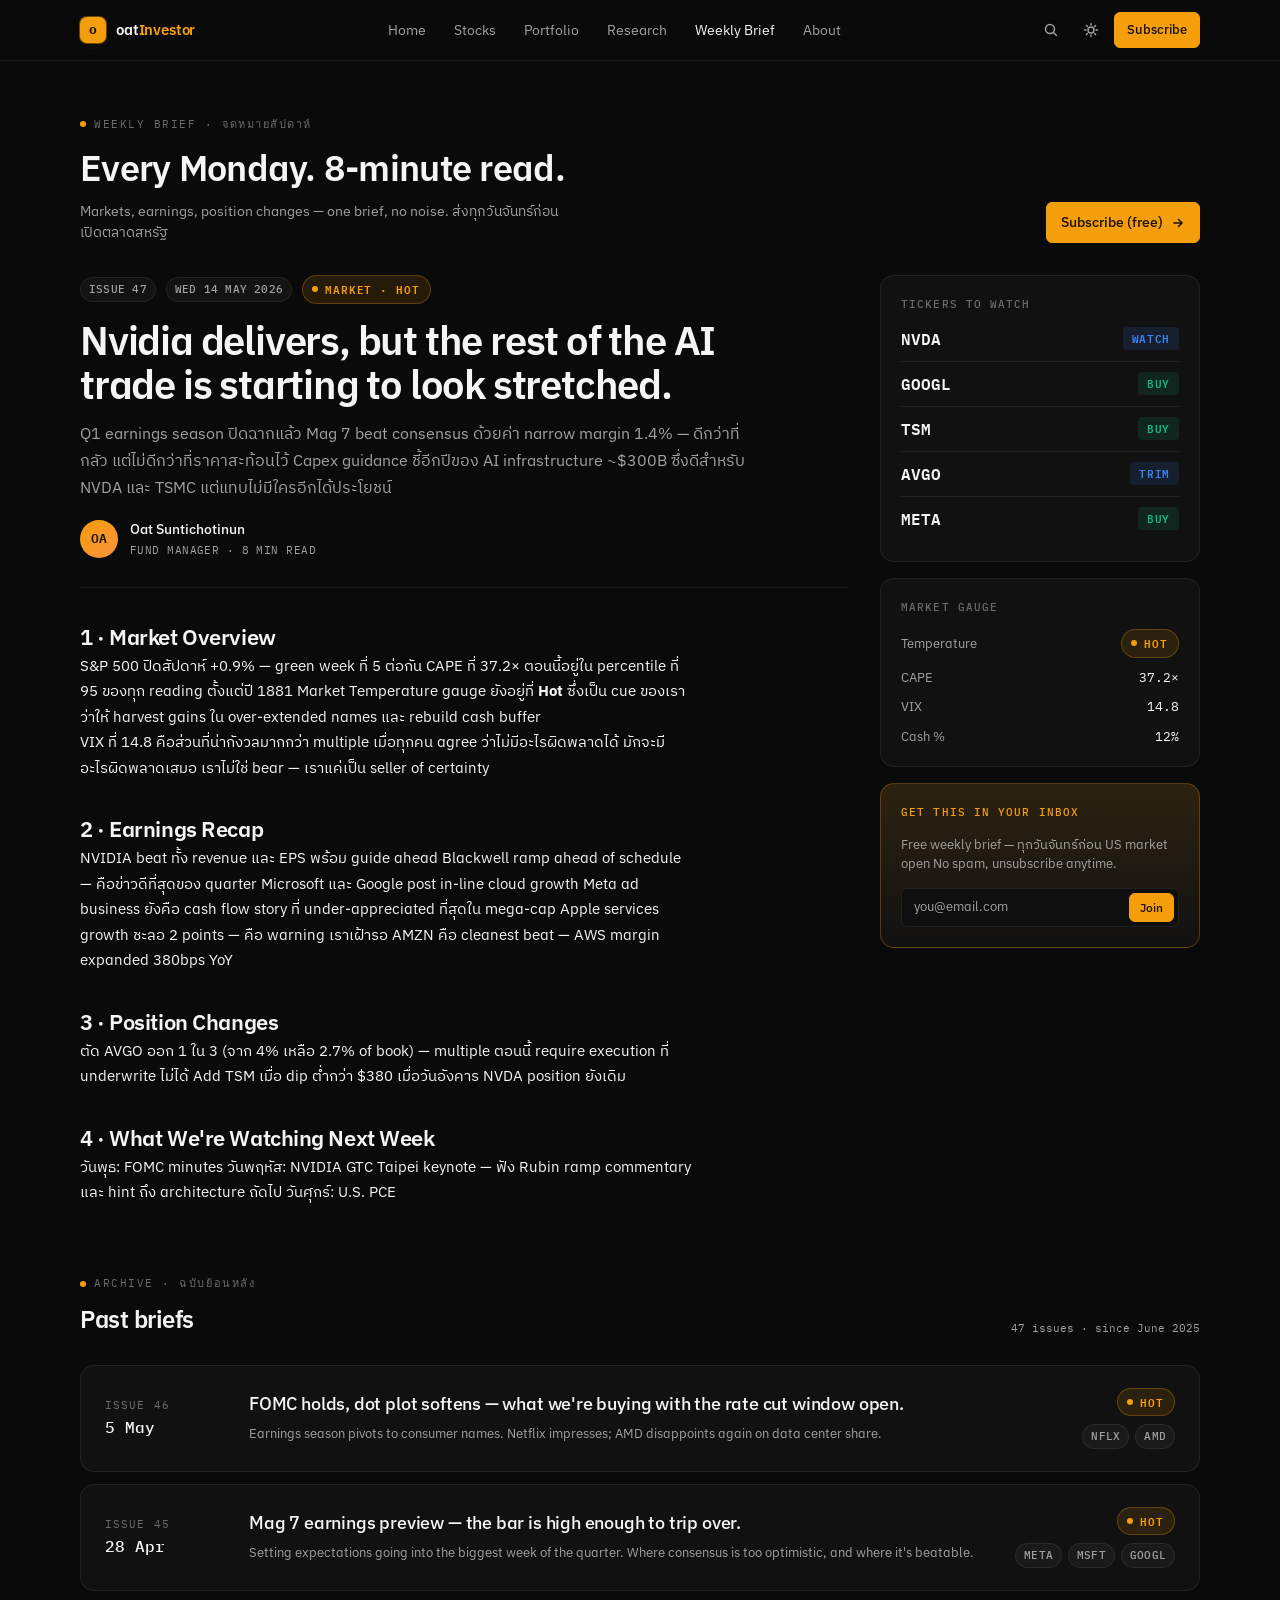
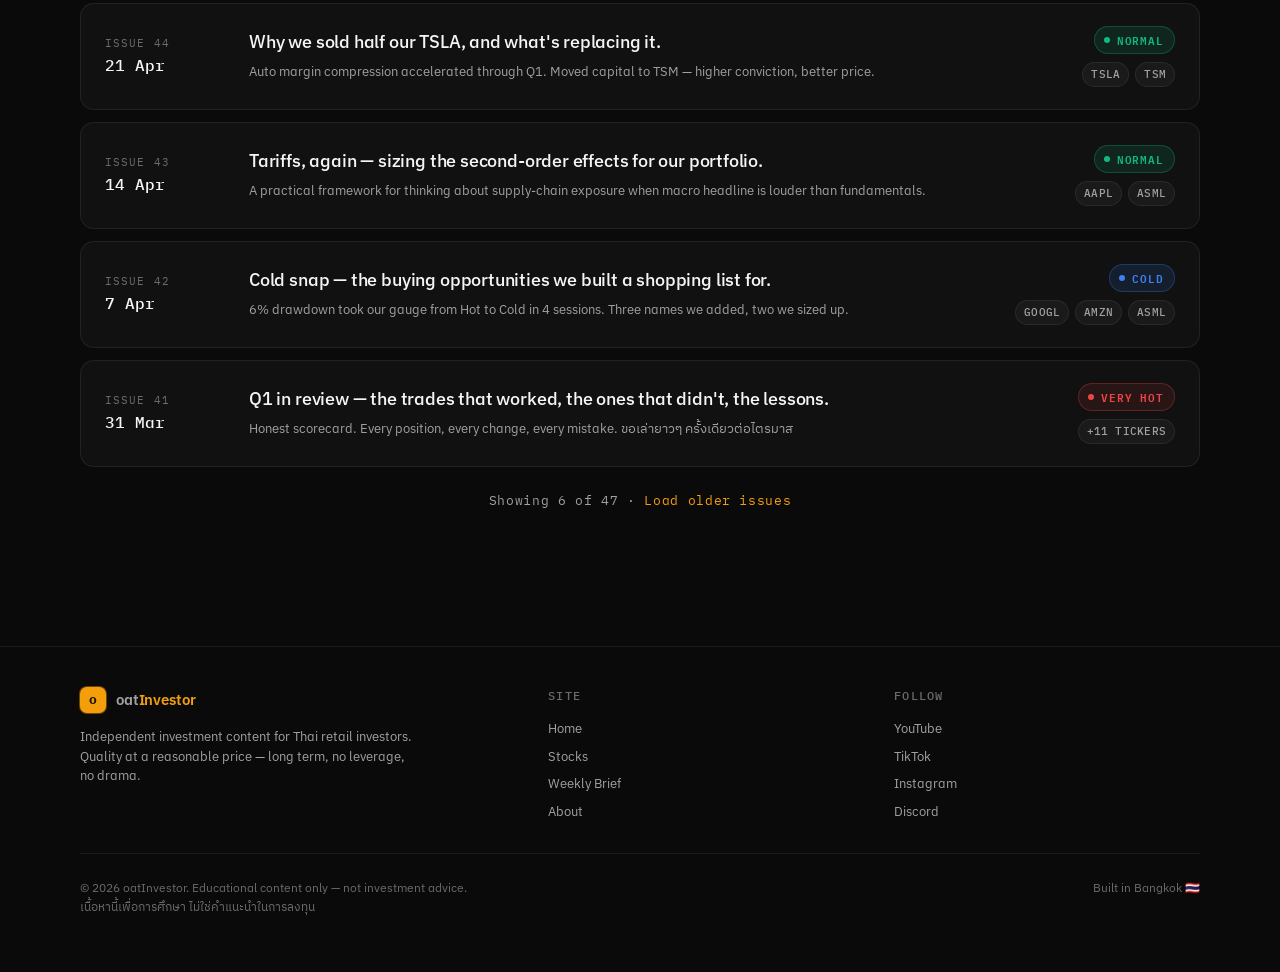
<file: brief.html>
<!doctype html>
<html lang="th">
<head>
  <meta charset="utf-8" />
  <meta name="viewport" content="width=device-width, initial-scale=1" />
  <title>Weekly Brief · oatInvestor</title>
  <meta name="description" content="Weekly investment brief — markets, earnings, position changes. ส่งทุกวันจันทร์." />
  <link rel="preconnect" href="https://fonts.googleapis.com" />
  <link rel="preconnect" href="https://fonts.gstatic.com" crossorigin />
  <link href="https://fonts.googleapis.com/css2?family=IBM+Plex+Mono:wght@400;500;600&family=IBM+Plex+Sans+Thai:wght@400;500;600&family=IBM+Plex+Sans:wght@400;500;600;700&display=swap" rel="stylesheet" />
  <link rel="stylesheet" href="styles.css" />
  <script src="app.js" defer></script>
</head>
<body>

<header class="nav">
  <div class="container nav-inner">
    <a href="index.html" class="brand"><span class="brand-mark">o</span><span class="brand-name">oat<b>Investor</b></span></a>
    <nav class="nav-links">
      <a href="index.html"    class="nav-link" data-nav="index">Home</a>
      <a href="stocks.html"   class="nav-link" data-nav="stocks">Stocks</a>
      <a href="portfolio.html" class="nav-link" data-nav="portfolio">Portfolio</a>
      <a href="research.html"  class="nav-link" data-nav="research">Research</a>
      <a href="brief.html"   class="nav-link" data-nav="brief">Weekly Brief</a>
      <a href="about.html"   class="nav-link" data-nav="about">About</a>
    </nav>
    <div class="nav-actions">
      <button class="icon-btn" aria-label="Search">
        <svg viewBox="0 0 16 16" fill="none" stroke="currentColor" stroke-width="1.5"><circle cx="7" cy="7" r="4.5"/><path d="m10.5 10.5 3 3" stroke-linecap="round"/></svg>
      </button>
      <button class="icon-btn" data-theme-toggle aria-label="Toggle theme">
        <svg data-icon-sun viewBox="0 0 16 16" fill="none" stroke="currentColor" stroke-width="1.4" stroke-linecap="round"><circle cx="8" cy="8" r="3"/><path d="M8 1.5v1.5M8 13v1.5M14.5 8H13M3 8H1.5M12.6 3.4l-1.05 1.05M4.45 11.55 3.4 12.6M12.6 12.6l-1.05-1.05M4.45 4.45 3.4 3.4"/></svg>
        <svg data-icon-moon viewBox="0 0 16 16" fill="none" stroke="currentColor" stroke-width="1.4" stroke-linejoin="round" style="display:none"><path d="M13.5 9.5A5.5 5.5 0 1 1 6.5 2.5a4.5 4.5 0 0 0 7 7Z"/></svg>
      </button>
      <a href="#subscribe" class="btn btn-primary" style="font-size:13px;padding:7px 12px">Subscribe</a>
    </div>
  </div>
</header>

<section class="section" style="padding-top:48px">
  <div class="container">
    <div class="section-head" style="margin-bottom:32px">
      <div>
        <span class="eyebrow">Weekly Brief · จดหมายสัปดาห์</span>
        <h2 style="font-size:clamp(28px, 3.4vw, 36px)">Every Monday. 8-minute read.</h2>
        <p class="lead">Markets, earnings, position changes — one brief, no noise. ส่งทุกวันจันทร์ก่อนเปิดตลาดสหรัฐ</p>
      </div>
      <a href="#subscribe" class="btn btn-primary">
        Subscribe (free)
        <svg width="14" height="14" viewBox="0 0 14 14" fill="none" stroke="currentColor" stroke-width="1.5" stroke-linecap="round"><path d="M3 7h8M7.5 3.5 11 7l-3.5 3.5"/></svg>
      </a>
    </div>

    <!-- BRIEF DETAIL — current issue -->
    <article class="brief-detail-grid" style="margin-bottom:64px">
      <div class="brief-body">

        <div>
          <div class="row" style="gap:10px; flex-wrap:wrap; margin-bottom:14px">
            <span class="chip">Issue 47</span>
            <span class="chip">Wed 14 May 2026</span>
            <span class="temp temp-hot"><span class="chip-dot"></span>Market · Hot</span>
          </div>
          <h1 style="font-size:clamp(28px, 4vw, 40px); letter-spacing:-0.03em; line-height:1.1">
            Nvidia delivers, but the rest of the AI trade is starting to look stretched.
          </h1>
          <p class="lead-p" style="margin-top:14px">
            Q1 earnings season ปิดฉากแล้ว Mag 7 beat consensus ด้วยค่า narrow margin 1.4% — ดีกว่าที่กลัว แต่ไม่ดีกว่าที่ราคาสะท้อนไว้ Capex guidance ชี้อีกปีของ AI infrastructure ~$300B ซึ่งดีสำหรับ NVDA และ TSMC แต่แทบไม่มีใครอีกได้ประโยชน์
          </p>
          <div class="author" style="margin-top:18px">
            <div class="author-avatar">OA</div>
            <div class="author-info">
              <div class="author-name">Oat Suntichotinun</div>
              <div class="author-role">Fund Manager · 8 min read</div>
            </div>
          </div>
        </div>

        <hr class="divider" />

        <section>
          <h2>1 · Market Overview</h2>
          <p>
            S&amp;P 500 ปิดสัปดาห์ +0.9% — green week ที่ 5 ต่อกัน CAPE ที่ 37.2× ตอนนี้อยู่ใน percentile ที่ 95 ของทุก reading ตั้งแต่ปี 1881 Market Temperature gauge ยังอยู่ที่ <strong>Hot</strong> ซึ่งเป็น cue ของเราว่าให้ harvest gains ใน over-extended names และ rebuild cash buffer
          </p>
          <p>
            VIX ที่ 14.8 คือส่วนที่น่ากังวลมากกว่า multiple เมื่อทุกคน agree ว่าไม่มีอะไรผิดพลาดได้ มักจะมีอะไรผิดพลาดเสมอ เราไม่ใช่ bear — เราแค่เป็น seller of certainty
          </p>
        </section>

        <section>
          <h2>2 · Earnings Recap</h2>
          <p>
            NVIDIA beat ทั้ง revenue และ EPS พร้อม guide ahead Blackwell ramp ahead of schedule — คือข่าวดีที่สุดของ quarter Microsoft และ Google post in-line cloud growth Meta ad business ยังคือ cash flow story ที่ under-appreciated ที่สุดใน mega-cap Apple services growth ชะลอ 2 points — คือ warning เราเฝ้ารอ AMZN คือ cleanest beat — AWS margin expanded 380bps YoY
          </p>
        </section>

        <section>
          <h2>3 · Position Changes</h2>
          <p>
            ตัด AVGO ออก 1 ใน 3 (จาก 4% เหลือ 2.7% of book) — multiple ตอนนี้ require execution ที่ underwrite ไม่ได้ Add TSM เมื่อ dip ต่ำกว่า $380 เมื่อวันอังคาร NVDA position ยังเดิม
          </p>
        </section>

        <section>
          <h2>4 · What We're Watching Next Week</h2>
          <p>
            วันพุธ: FOMC minutes วันพฤหัส: NVIDIA GTC Taipei keynote — ฟัง Rubin ramp commentary และ hint ถึง architecture ถัดไป วันศุกร์: U.S. PCE
          </p>
        </section>

      </div>

      <aside class="brief-side">
        <div class="brief-side-card">
          <h4>Tickers to watch</h4>
          <div class="brief-watchrow">
            <a href="stock.html?t=NVDA" class="row"><span class="mono" style="font-weight:600">NVDA</span></a>
            <span class="action action-watch">Watch</span>
          </div>
          <div class="brief-watchrow">
            <span class="mono" style="font-weight:600">GOOGL</span>
            <span class="action action-buy">Buy</span>
          </div>
          <div class="brief-watchrow">
            <span class="mono" style="font-weight:600">TSM</span>
            <span class="action action-buy">Buy</span>
          </div>
          <div class="brief-watchrow">
            <span class="mono" style="font-weight:600">AVGO</span>
            <span class="action action-watch">Trim</span>
          </div>
          <div class="brief-watchrow">
            <span class="mono" style="font-weight:600">META</span>
            <span class="action action-buy">Buy</span>
          </div>
        </div>

        <div class="brief-side-card">
          <h4>Market gauge</h4>
          <div class="row-between" style="margin-bottom:10px">
            <span class="muted" style="font-size:13px">Temperature</span>
            <span class="temp temp-hot"><span class="chip-dot"></span>Hot</span>
          </div>
          <div class="row-between" style="margin-bottom:10px">
            <span class="muted" style="font-size:13px">CAPE</span>
            <span class="mono" style="font-size:13px">37.2×</span>
          </div>
          <div class="row-between" style="margin-bottom:10px">
            <span class="muted" style="font-size:13px">VIX</span>
            <span class="mono" style="font-size:13px">14.8</span>
          </div>
          <div class="row-between">
            <span class="muted" style="font-size:13px">Cash %</span>
            <span class="mono" style="font-size:13px">12%</span>
          </div>
        </div>

        <div class="brief-side-card" id="subscribe" style="background:linear-gradient(180deg, var(--amber-soft), transparent), var(--bg-elev); border-color:var(--amber-line)">
          <h4 style="color:var(--amber)">Get this in your inbox</h4>
          <p style="font-size:13px; color:var(--fg-muted); line-height:1.5; margin-bottom:14px">
            Free weekly brief — ทุกวันจันทร์ก่อน US market open No spam, unsubscribe anytime.
          </p>
          <div class="row" style="background:var(--bg-soft); border:1px solid var(--hairline); border-radius:var(--radius-sm); padding:4px 4px 4px 12px; gap:8px">
            <span class="muted" style="font-size:13px; flex:1">you@email.com</span>
            <button class="btn btn-primary" style="font-size:12px; padding:6px 10px">Join</button>
          </div>
        </div>
      </aside>
    </article>

    <!-- ARCHIVE -->
    <div class="section-head">
      <div>
        <span class="eyebrow">Archive · ฉบับย้อนหลัง</span>
        <h2 style="font-size:24px">Past briefs</h2>
      </div>
      <span class="link-inline mono" style="font-size:11px">47 issues · since June 2025</span>
    </div>

    <div class="brief-list">

      <a class="brief-card" href="#">
        <div class="brief-card-date">
          <div class="brief-card-issue">Issue 46</div>
          <div class="brief-card-when">5 May</div>
        </div>
        <div class="brief-card-mid">
          <div class="brief-card-headline">FOMC holds, dot plot softens — what we're buying with the rate cut window open.</div>
          <p class="brief-card-summary">Earnings season pivots to consumer names. Netflix impresses; AMD disappoints again on data center share.</p>
        </div>
        <div class="brief-card-right">
          <span class="temp temp-hot"><span class="chip-dot"></span>Hot</span>
          <div class="tag-row" style="justify-content:flex-end">
            <span class="chip">NFLX</span><span class="chip">AMD</span>
          </div>
        </div>
      </a>

      <a class="brief-card" href="#">
        <div class="brief-card-date">
          <div class="brief-card-issue">Issue 45</div>
          <div class="brief-card-when">28 Apr</div>
        </div>
        <div class="brief-card-mid">
          <div class="brief-card-headline">Mag 7 earnings preview — the bar is high enough to trip over.</div>
          <p class="brief-card-summary">Setting expectations going into the biggest week of the quarter. Where consensus is too optimistic, and where it's beatable.</p>
        </div>
        <div class="brief-card-right">
          <span class="temp temp-hot"><span class="chip-dot"></span>Hot</span>
          <div class="tag-row" style="justify-content:flex-end">
            <span class="chip">META</span><span class="chip">MSFT</span><span class="chip">GOOGL</span>
          </div>
        </div>
      </a>

      <a class="brief-card" href="#">
        <div class="brief-card-date">
          <div class="brief-card-issue">Issue 44</div>
          <div class="brief-card-when">21 Apr</div>
        </div>
        <div class="brief-card-mid">
          <div class="brief-card-headline">Why we sold half our TSLA, and what's replacing it.</div>
          <p class="brief-card-summary">Auto margin compression accelerated through Q1. Moved capital to TSM — higher conviction, better price.</p>
        </div>
        <div class="brief-card-right">
          <span class="temp temp-normal"><span class="chip-dot"></span>Normal</span>
          <div class="tag-row" style="justify-content:flex-end">
            <span class="chip">TSLA</span><span class="chip">TSM</span>
          </div>
        </div>
      </a>

      <a class="brief-card" href="#">
        <div class="brief-card-date">
          <div class="brief-card-issue">Issue 43</div>
          <div class="brief-card-when">14 Apr</div>
        </div>
        <div class="brief-card-mid">
          <div class="brief-card-headline">Tariffs, again — sizing the second-order effects for our portfolio.</div>
          <p class="brief-card-summary">A practical framework for thinking about supply-chain exposure when macro headline is louder than fundamentals.</p>
        </div>
        <div class="brief-card-right">
          <span class="temp temp-normal"><span class="chip-dot"></span>Normal</span>
          <div class="tag-row" style="justify-content:flex-end">
            <span class="chip">AAPL</span><span class="chip">ASML</span>
          </div>
        </div>
      </a>

      <a class="brief-card" href="#">
        <div class="brief-card-date">
          <div class="brief-card-issue">Issue 42</div>
          <div class="brief-card-when">7 Apr</div>
        </div>
        <div class="brief-card-mid">
          <div class="brief-card-headline">Cold snap — the buying opportunities we built a shopping list for.</div>
          <p class="brief-card-summary">6% drawdown took our gauge from Hot to Cold in 4 sessions. Three names we added, two we sized up.</p>
        </div>
        <div class="brief-card-right">
          <span class="temp temp-cold"><span class="chip-dot"></span>Cold</span>
          <div class="tag-row" style="justify-content:flex-end">
            <span class="chip">GOOGL</span><span class="chip">AMZN</span><span class="chip">ASML</span>
          </div>
        </div>
      </a>

      <a class="brief-card" href="#">
        <div class="brief-card-date">
          <div class="brief-card-issue">Issue 41</div>
          <div class="brief-card-when">31 Mar</div>
        </div>
        <div class="brief-card-mid">
          <div class="brief-card-headline">Q1 in review — the trades that worked, the ones that didn't, the lessons.</div>
          <p class="brief-card-summary">Honest scorecard. Every position, every change, every mistake. ขอเล่ายาวๆ ครั้งเดียวต่อไตรมาส</p>
        </div>
        <div class="brief-card-right">
          <span class="temp temp-veryhot"><span class="chip-dot"></span>Very Hot</span>
          <div class="tag-row" style="justify-content:flex-end">
            <span class="chip">+11 tickers</span>
          </div>
        </div>
      </a>

    </div>

    <p class="muted" style="margin-top:24px; font-size:13px; text-align:center; font-family:var(--font-mono); letter-spacing:0.05em">
      Showing 6 of 47 · <a class="link-inline" href="#" style="color:var(--amber)">Load older issues</a>
    </p>

  </div>
</section>

<footer class="footer">
  <div class="container">
    <div class="footer-grid">
      <div class="footer-col">
        <div class="brand" style="margin-bottom:14px">
          <span class="brand-mark">o</span>
          <span class="brand-name">oat<b>Investor</b></span>
        </div>
        <p style="max-width:42ch; color:var(--fg-muted)">
          Independent investment content for Thai retail investors. Quality at a reasonable price — long term, no leverage, no drama.
        </p>
      </div>
      <div class="footer-col">
        <h4>Site</h4>
        <ul>
          <li><a href="index.html">Home</a></li>
          <li><a href="stocks.html">Stocks</a></li>
          <li><a href="brief.html">Weekly Brief</a></li>
          <li><a href="about.html">About</a></li>
        </ul>
      </div>
      <div class="footer-col">
        <h4>Follow</h4>
        <ul>
          <li><a href="#youtube">YouTube</a></li>
          <li><a href="#tiktok">TikTok</a></li>
          <li><a href="#instagram">Instagram</a></li>
          <li><a href="#discord">Discord</a></li>
        </ul>
      </div>
    </div>
    <div class="footer-disclaimer">
      <span>© 2026 oatInvestor. Educational content only — not investment advice.<br/>เนื้อหานี้เพื่อการศึกษา ไม่ใช่คำแนะนำในการลงทุน</span>
      <span>Built in Bangkok 🇹🇭</span>
    </div>
  </div>
</footer>

</body>
</html>
</file>
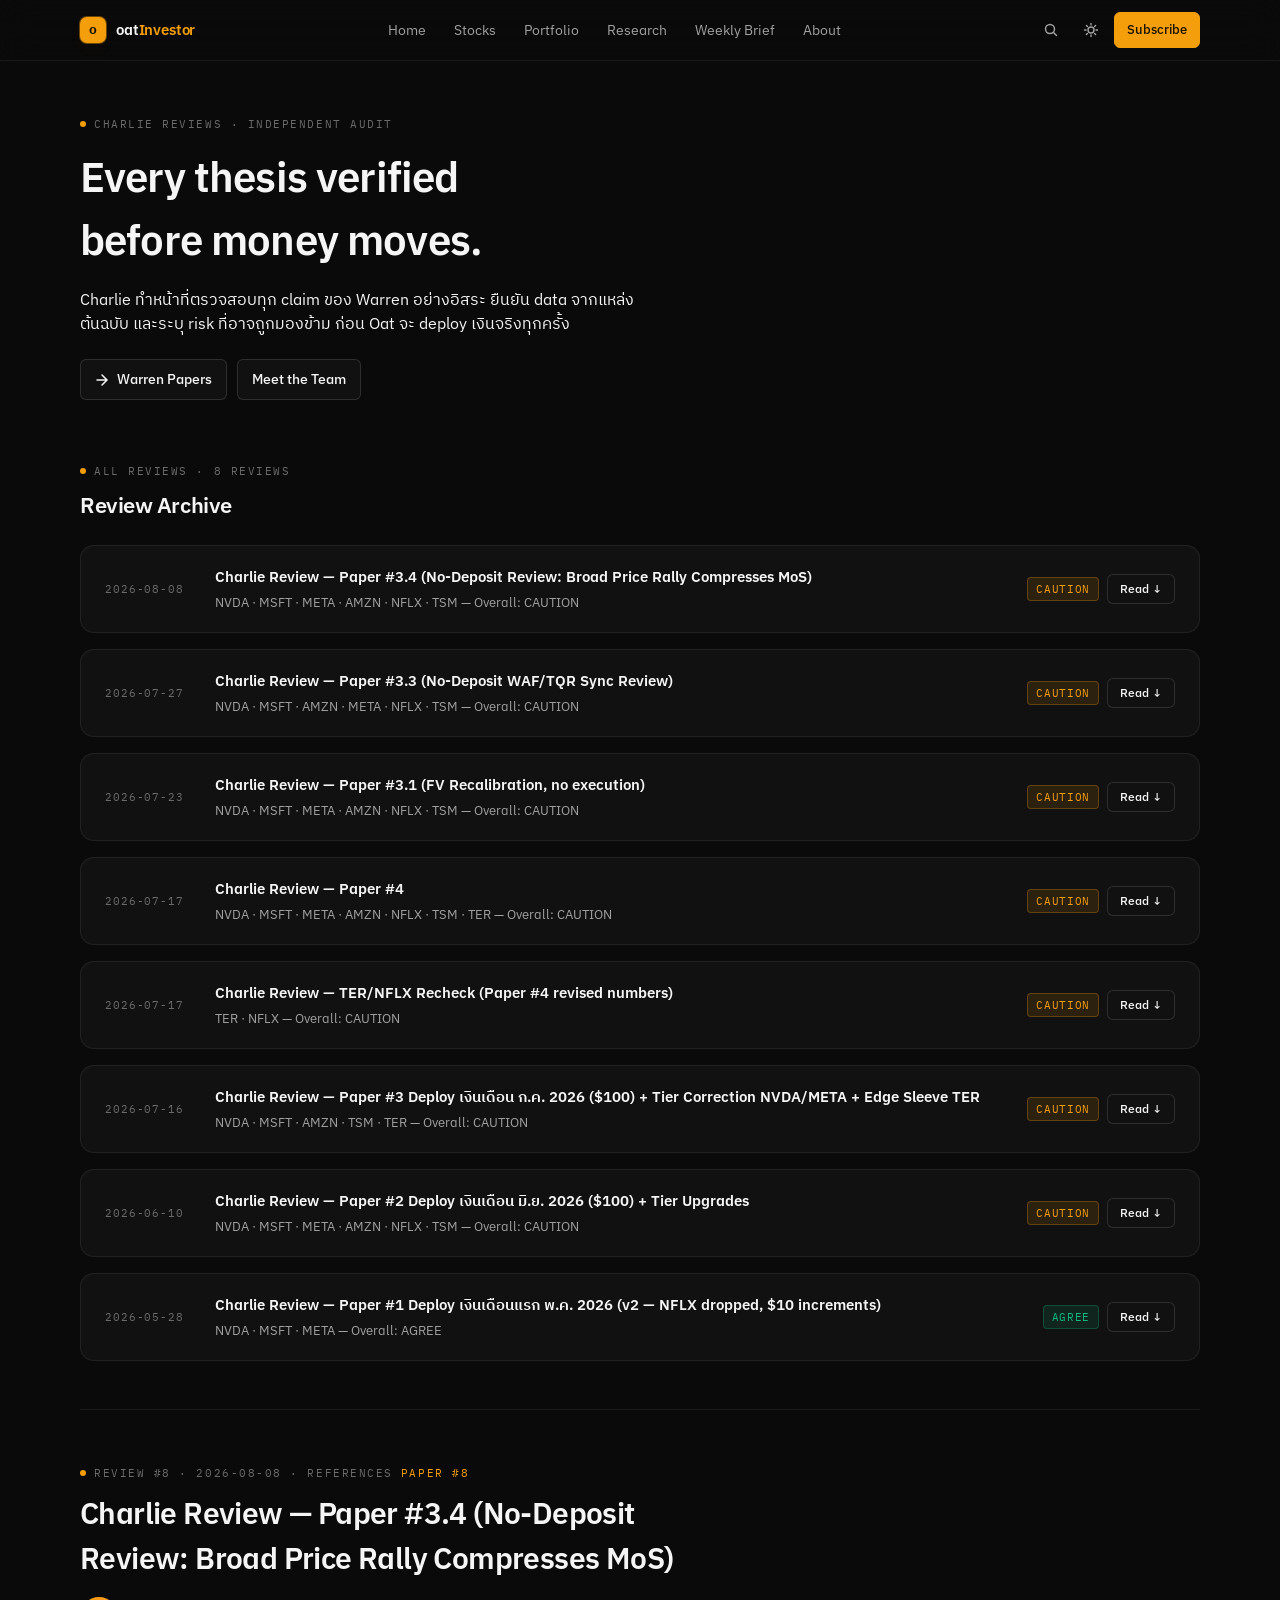
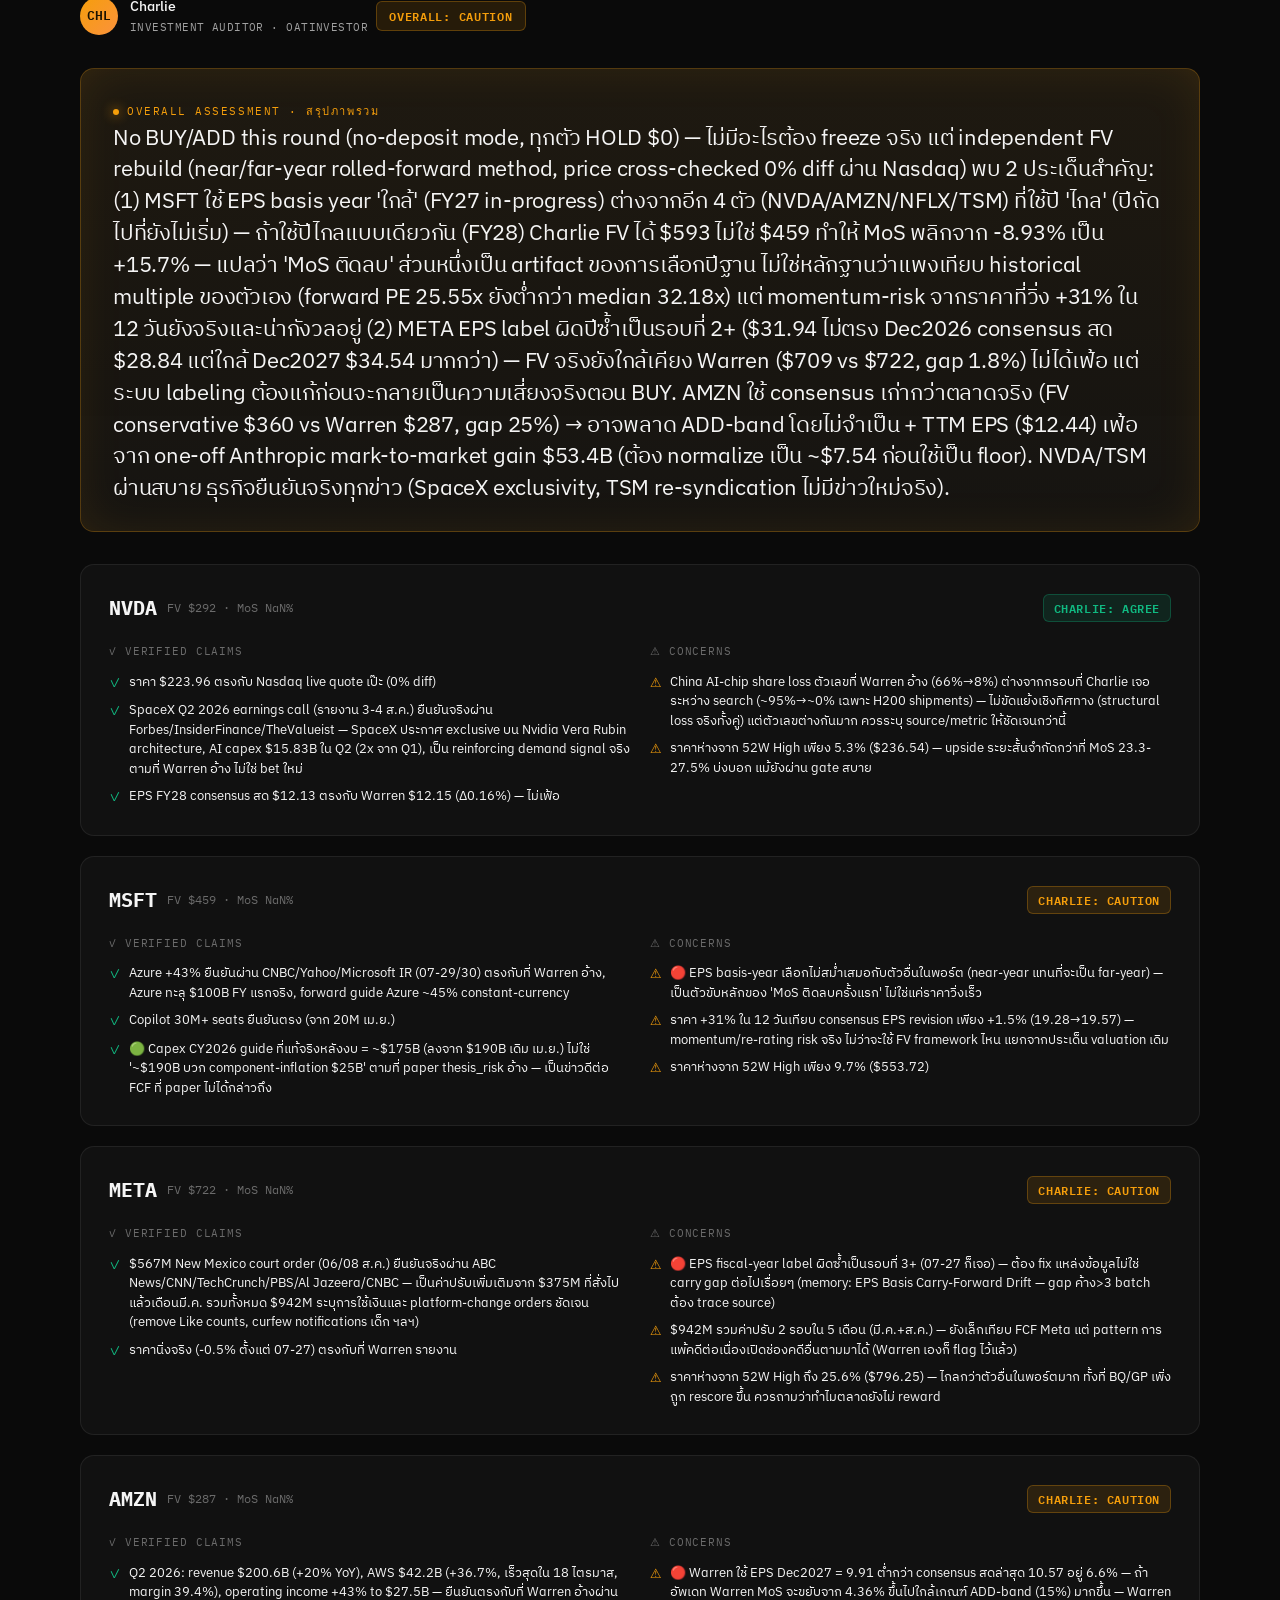
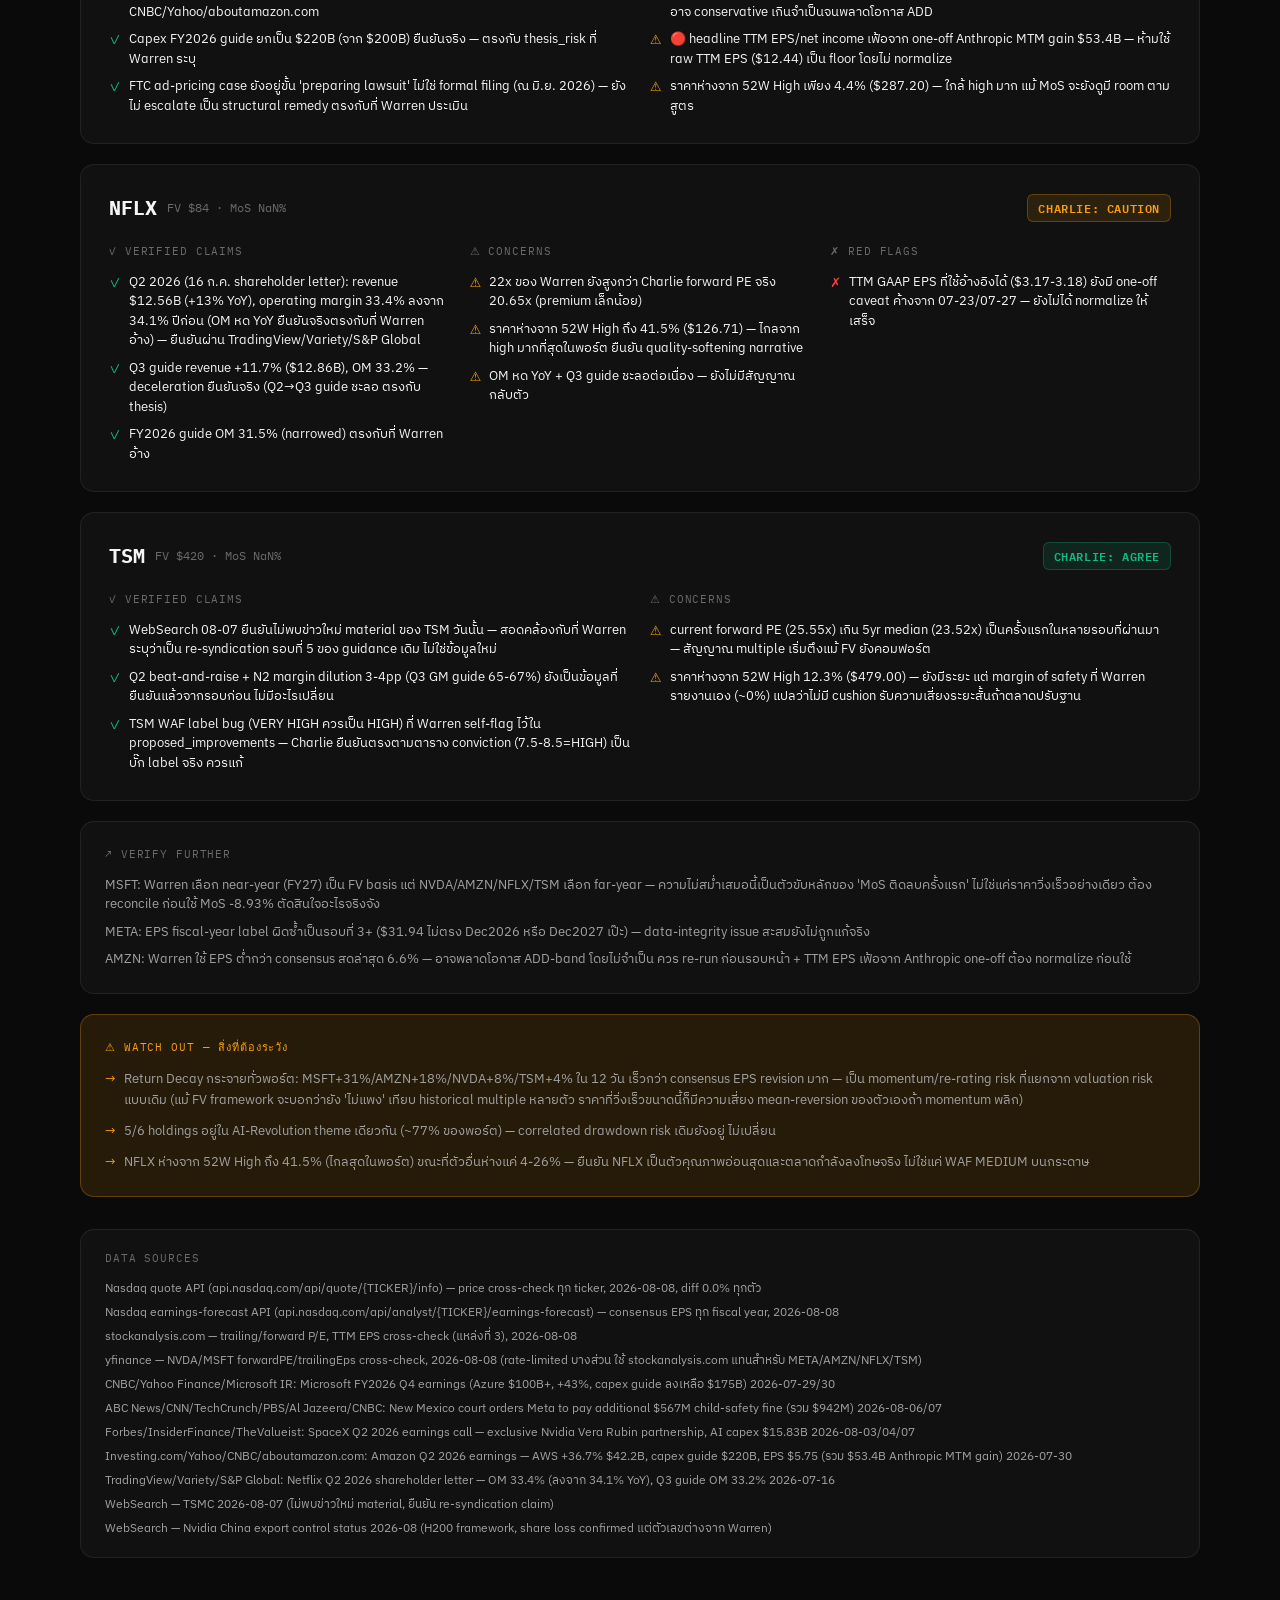
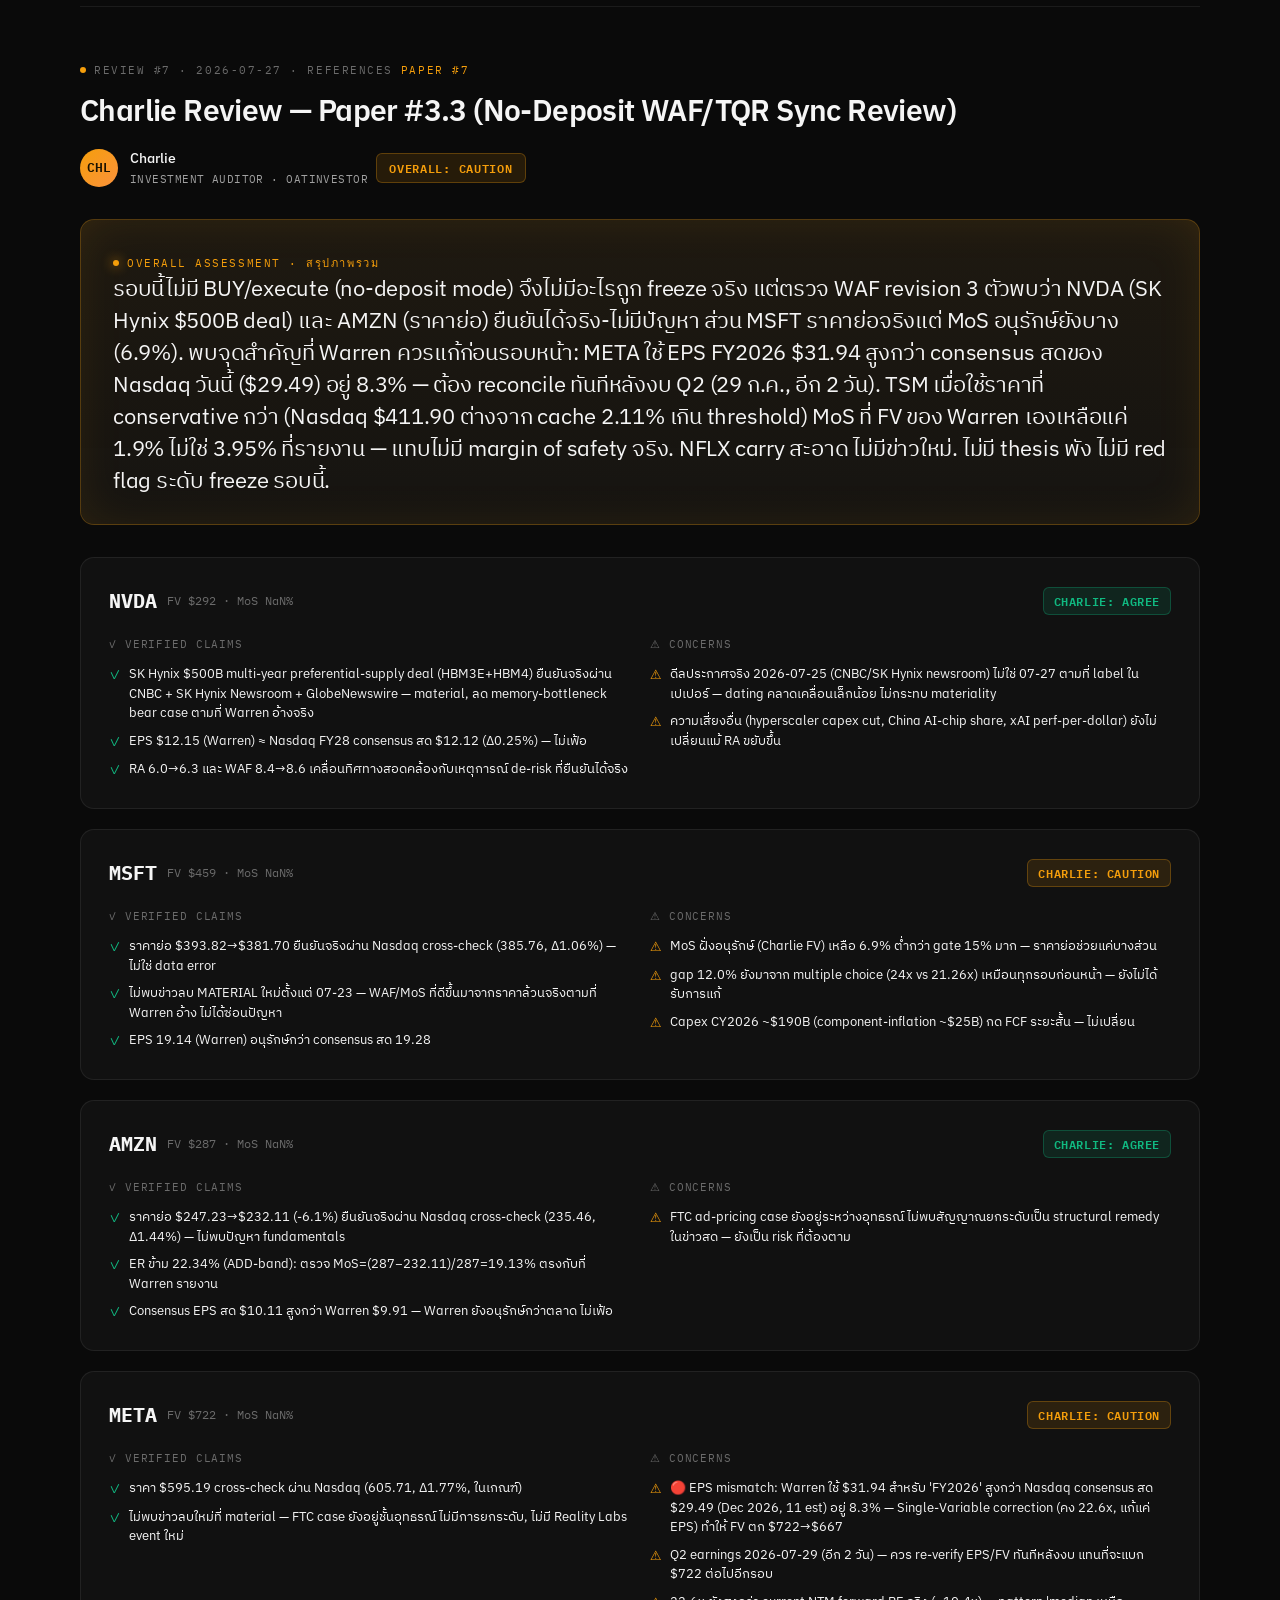
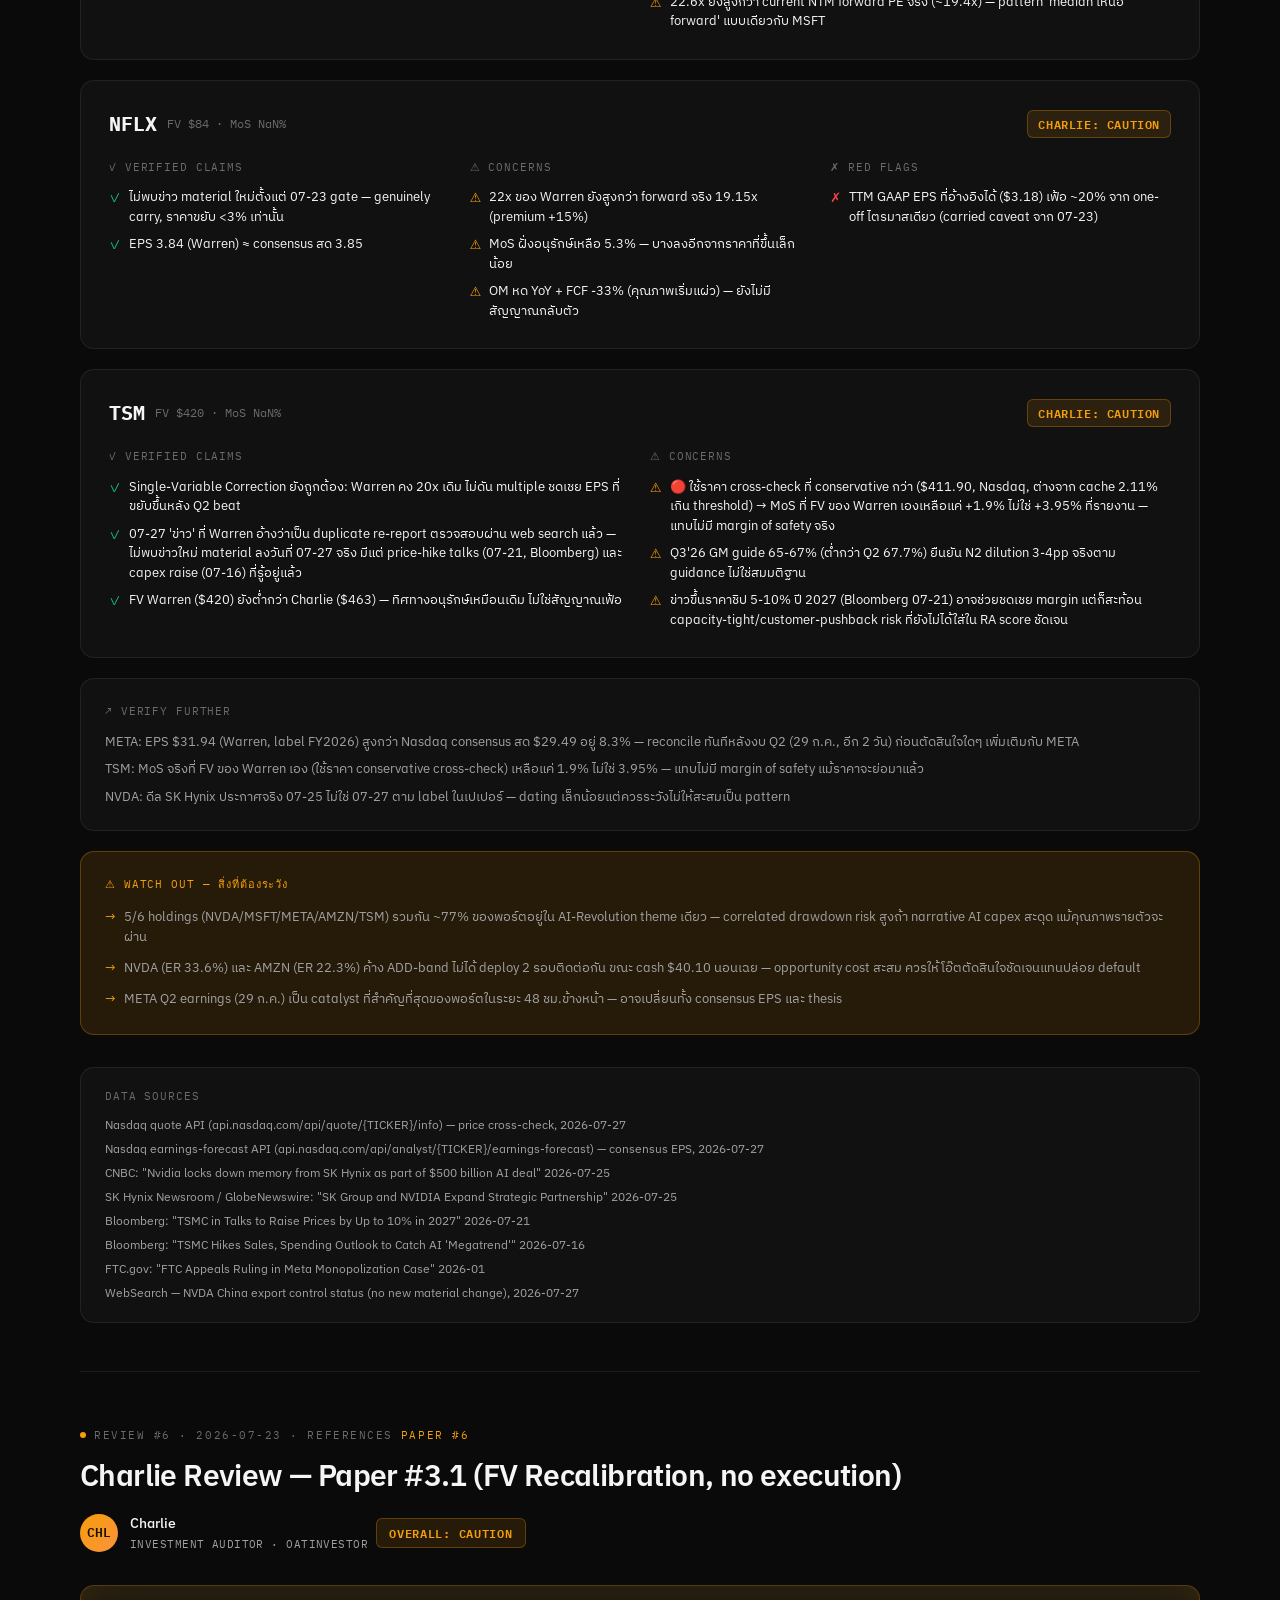
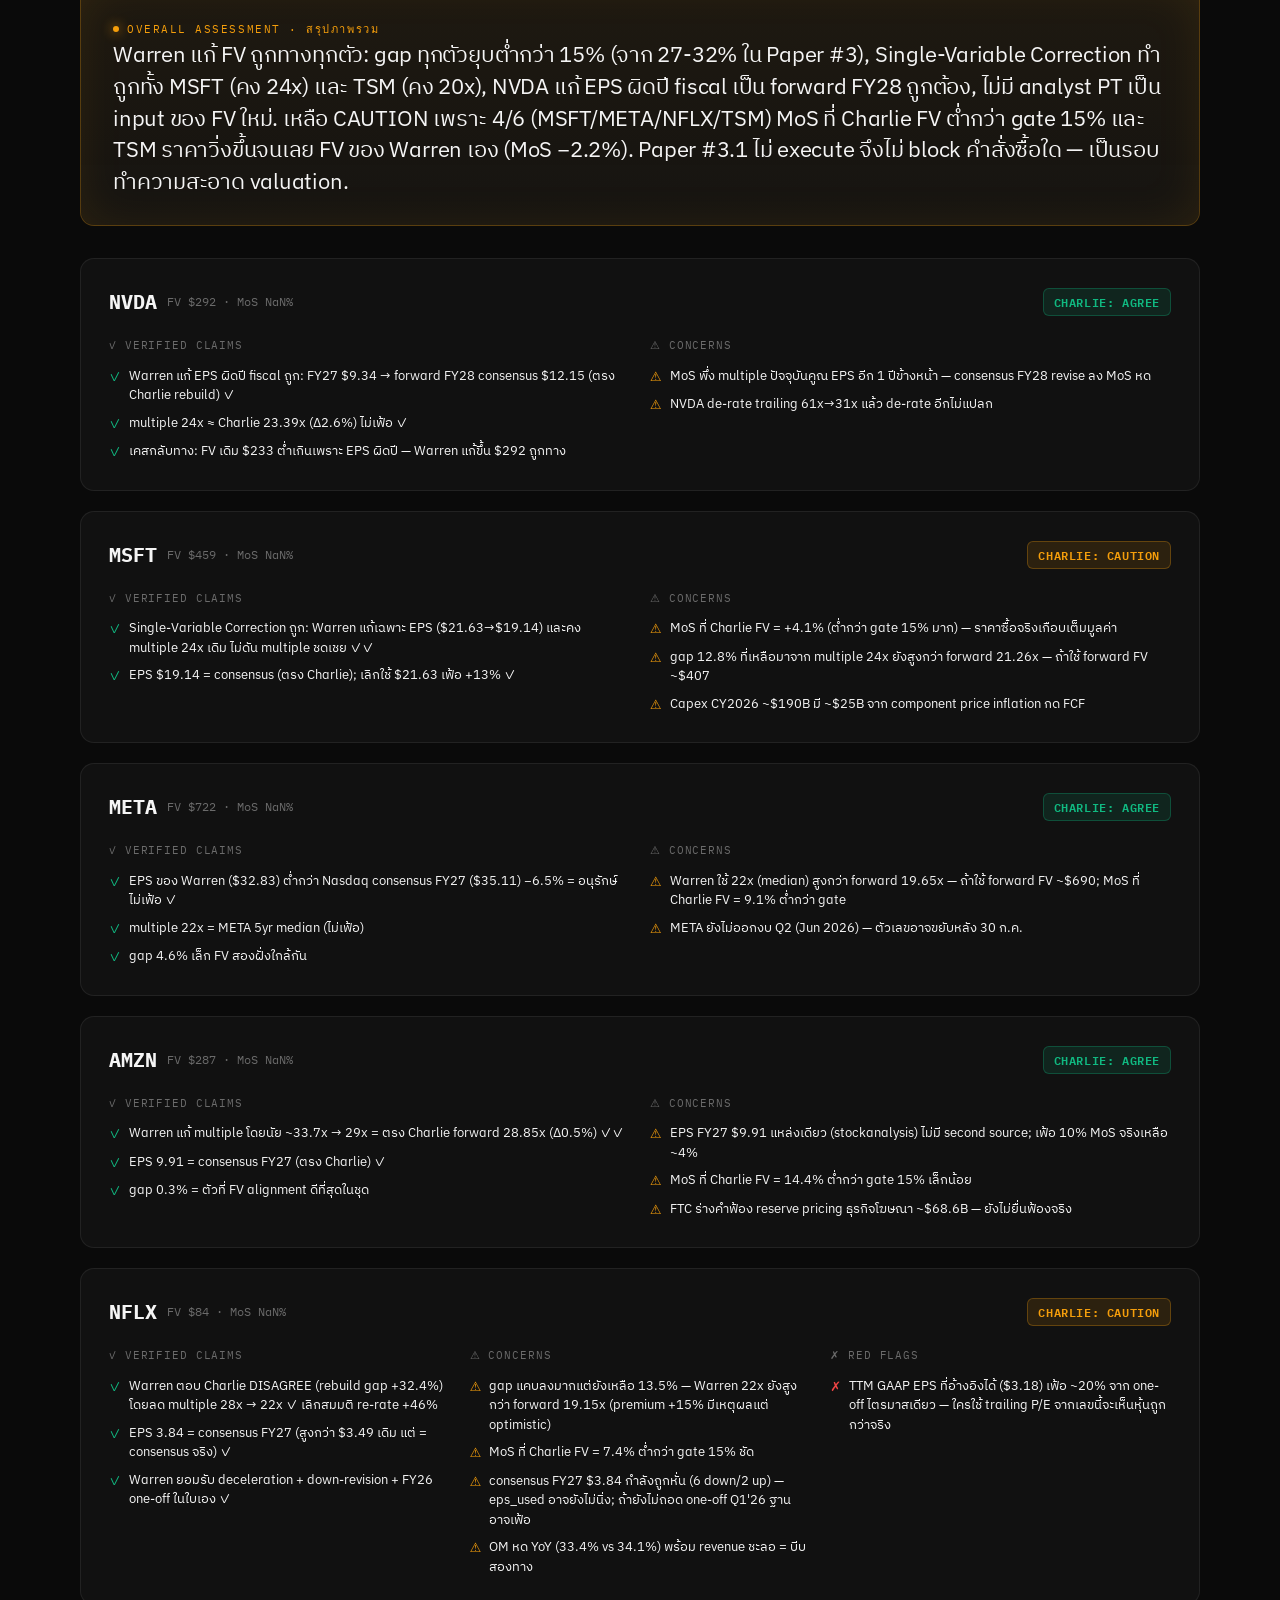
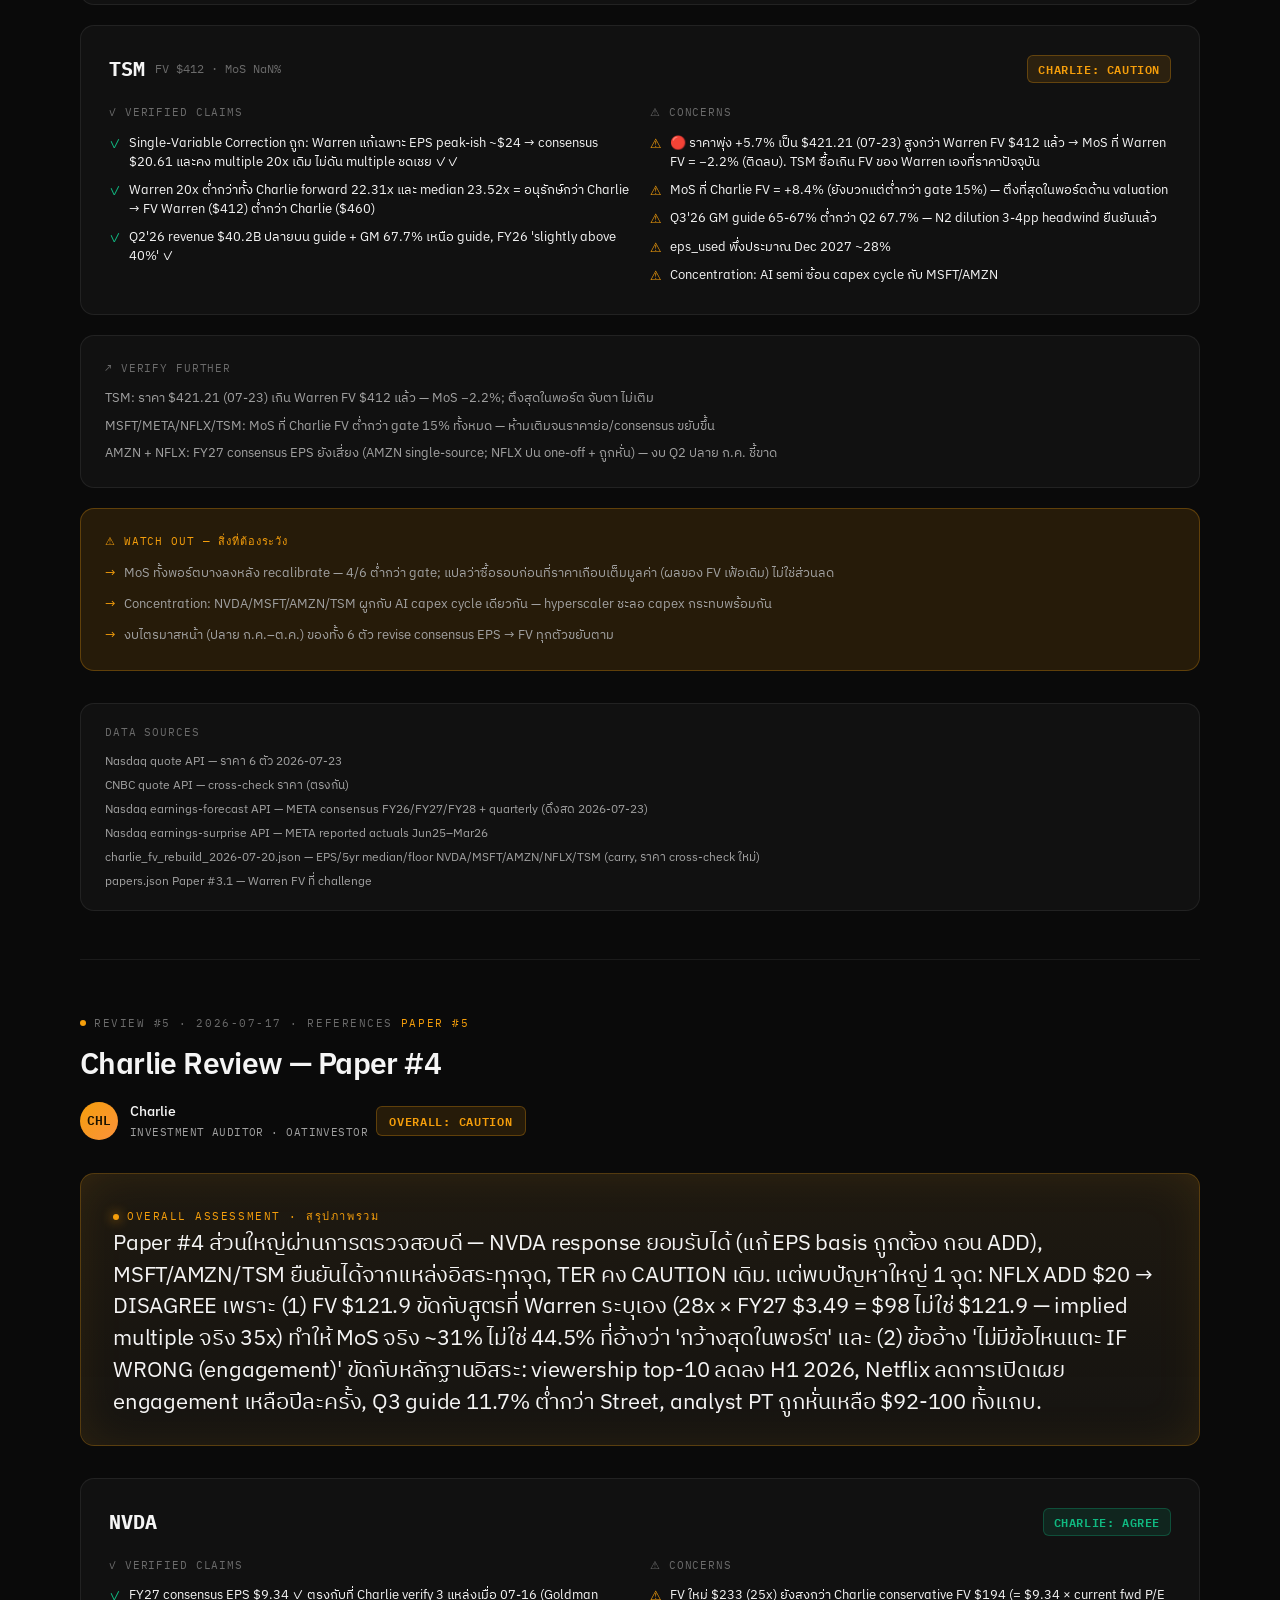
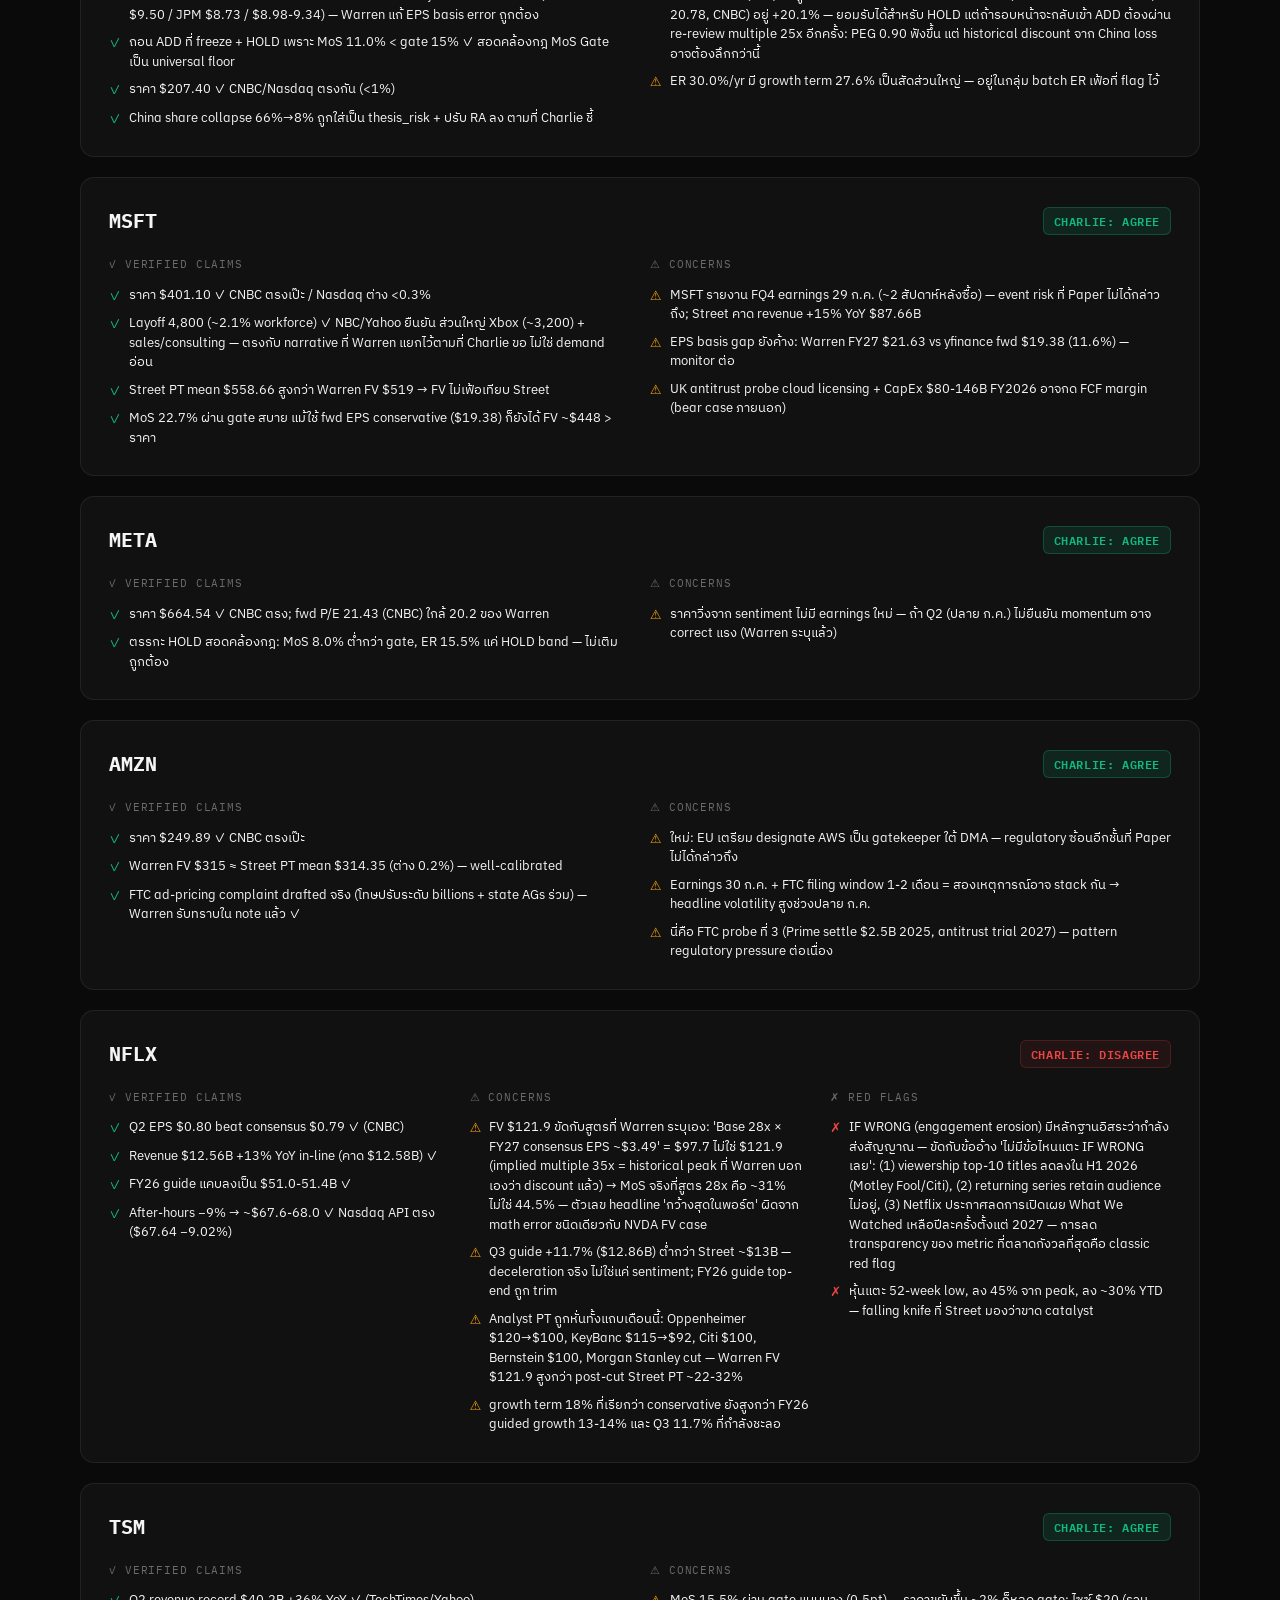
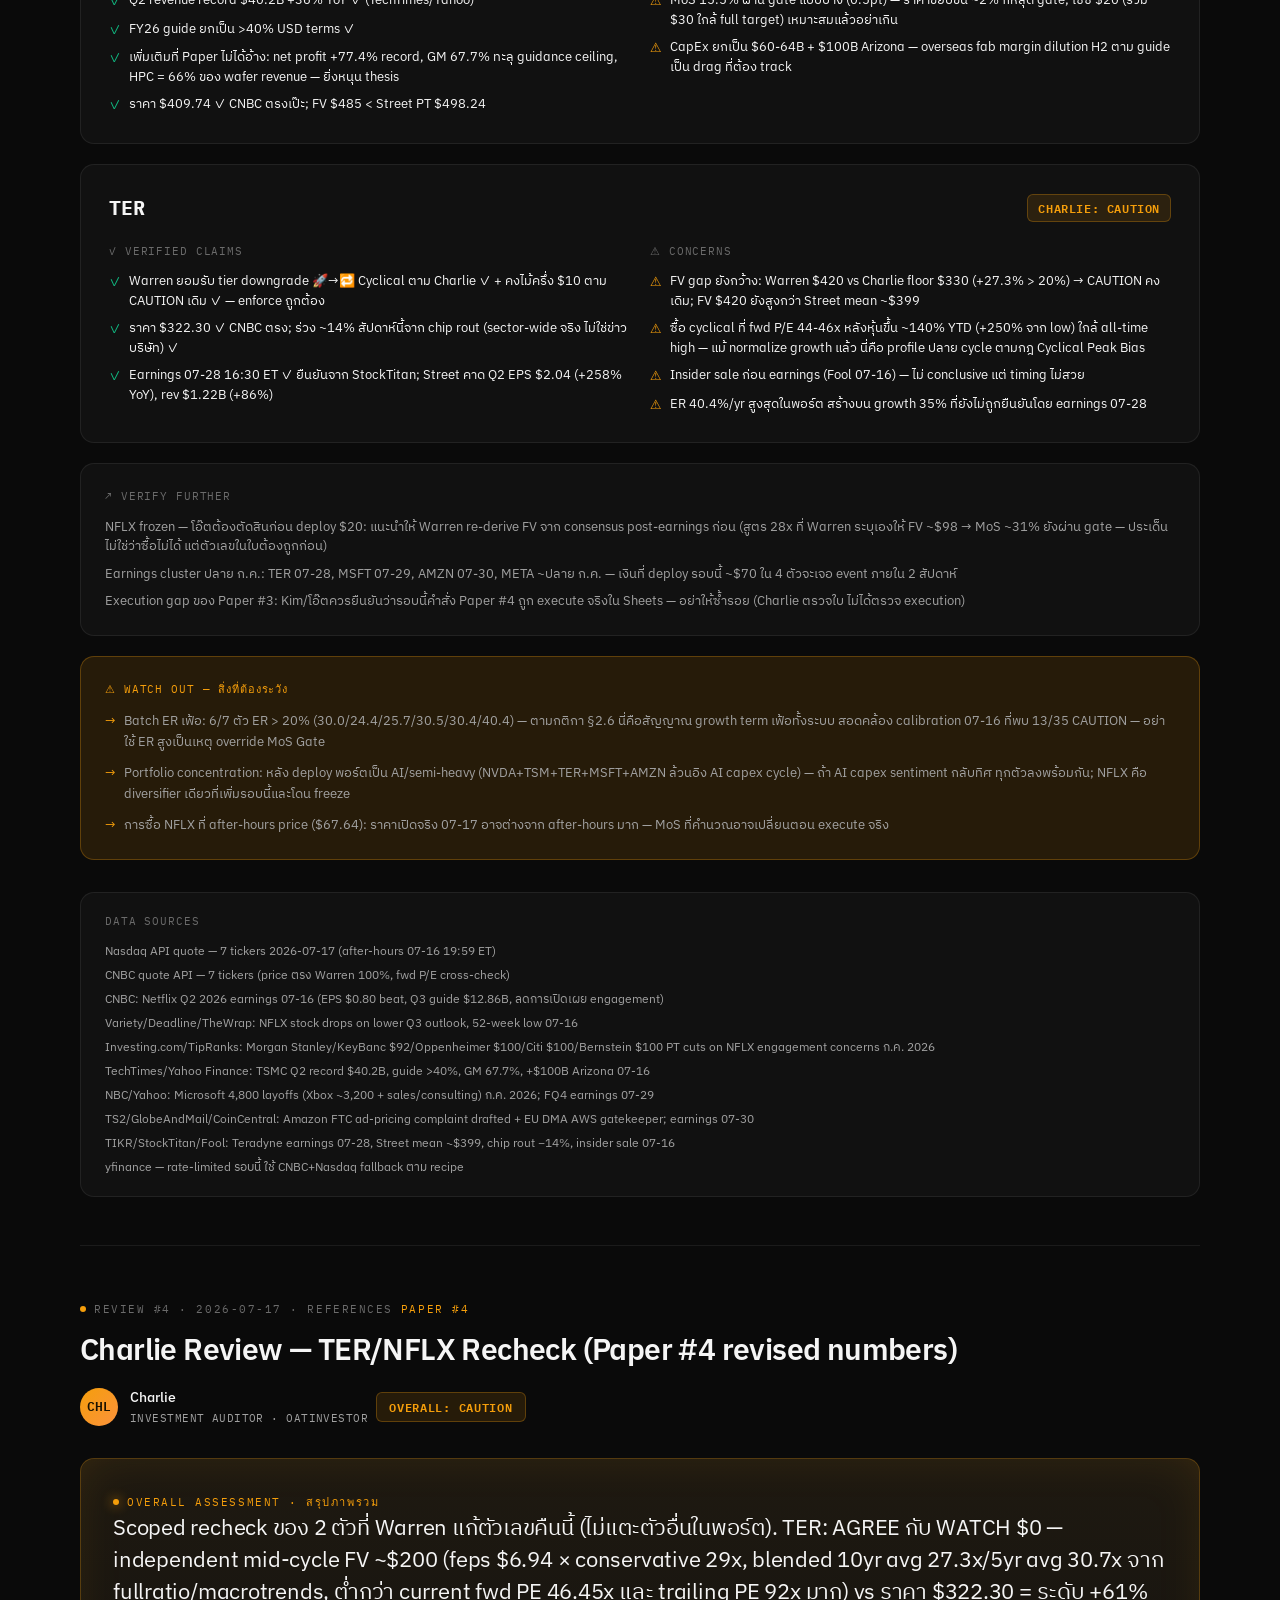
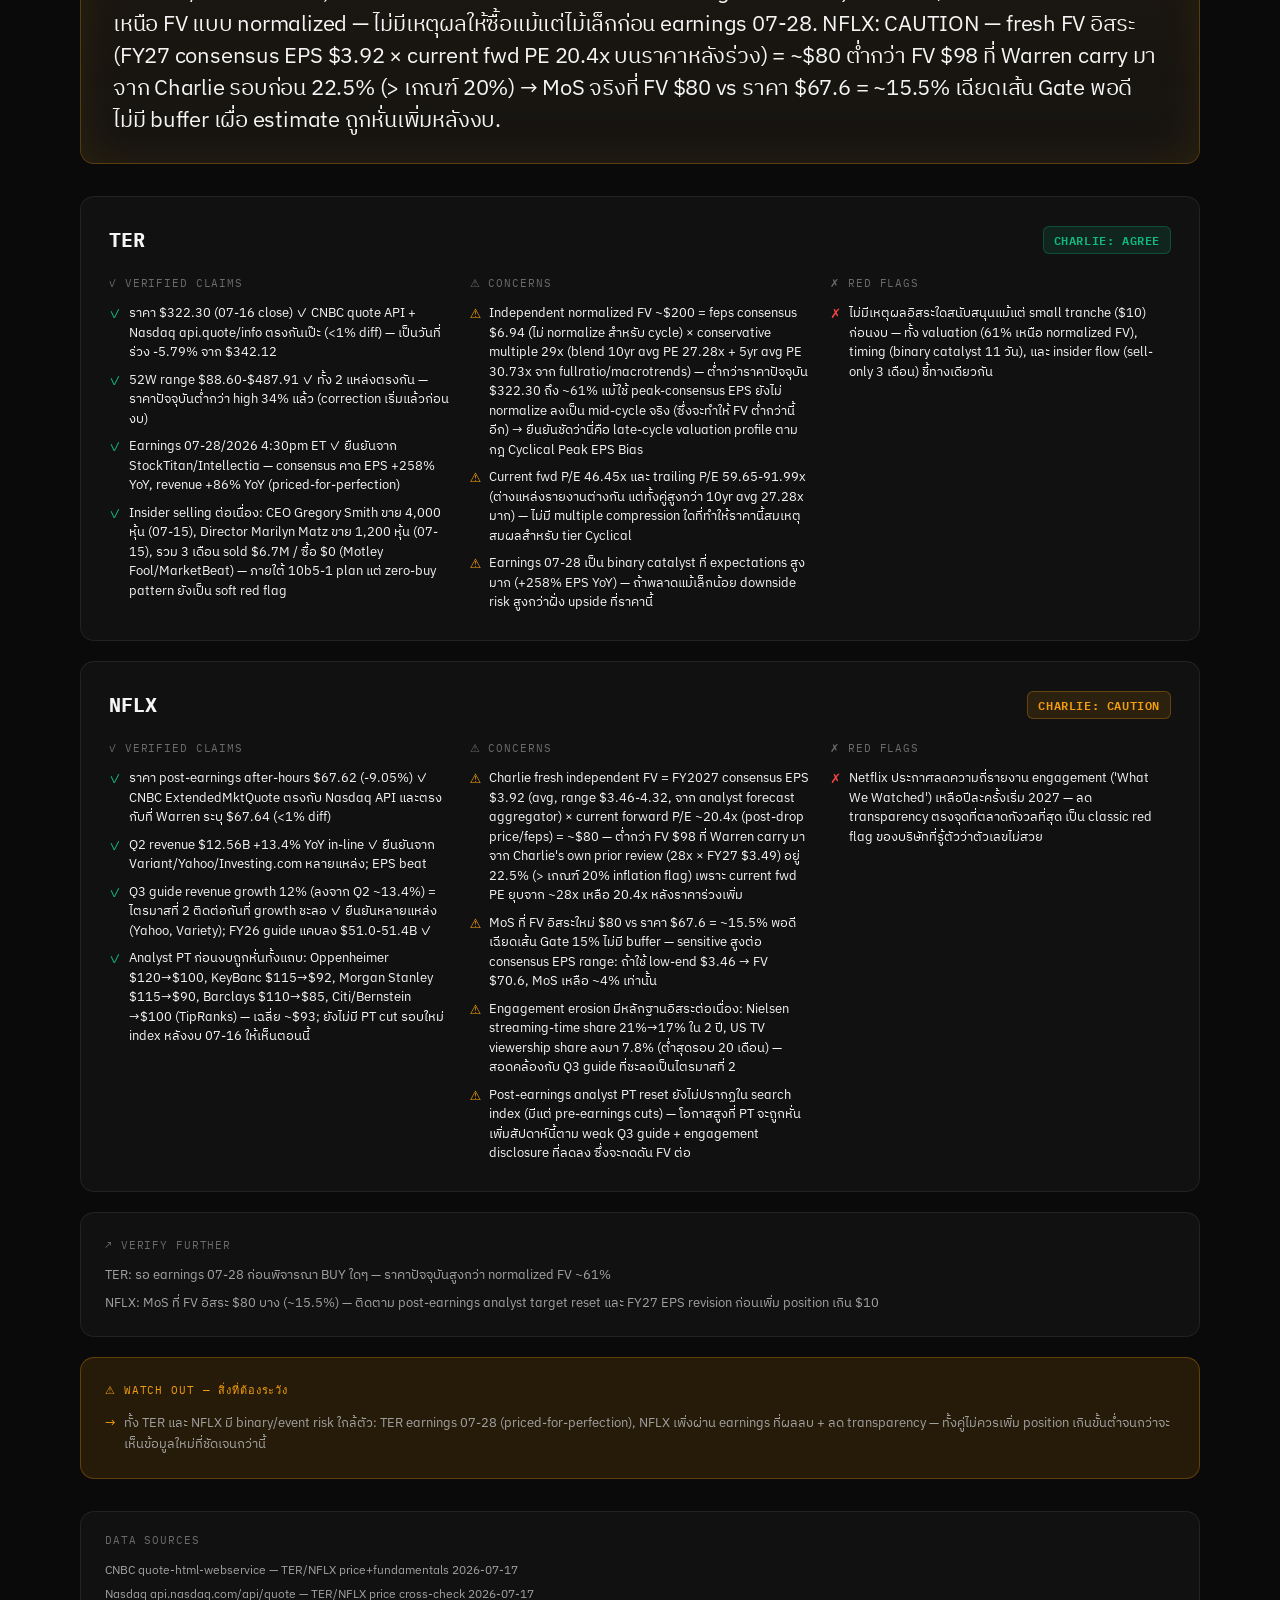
<file: charlie.html>
<!doctype html>
<html lang="th">
<head>
  <meta charset="utf-8" />
  <meta name="viewport" content="width=device-width, initial-scale=1" />
  <title>Charlie Reviews · oatInvestor</title>
  <meta name="description" content="Independent audit reviews by Charlie — every Warren Paper is verified before Oat deploys real money." />
  <link rel="preconnect" href="https://fonts.googleapis.com" />
  <link rel="preconnect" href="https://fonts.gstatic.com" crossorigin />
  <link href="https://fonts.googleapis.com/css2?family=IBM+Plex+Mono:wght@400;500;600&family=IBM+Plex+Sans+Thai:wght@400;500;600&family=IBM+Plex+Sans:wght@400;500;600;700&display=swap" rel="stylesheet" />
  <link rel="stylesheet" href="styles.css" />
  <script src="app.js" defer></script>
</head>
<body>

<header class="nav">
  <div class="container nav-inner">
    <a href="index.html" class="brand"><span class="brand-mark">o</span><span class="brand-name">oat<b>Investor</b></span></a>
    <nav class="nav-links">
      <a href="index.html"    class="nav-link" data-nav="index">Home</a>
      <a href="stocks.html"   class="nav-link" data-nav="stocks">Stocks</a>
      <a href="portfolio.html" class="nav-link" data-nav="portfolio">Portfolio</a>
      <a href="research.html"  class="nav-link" data-nav="research">Research</a>
      <a href="brief.html"   class="nav-link" data-nav="brief">Weekly Brief</a>
      <a href="about.html"   class="nav-link" data-nav="about">About</a>
    </nav>
    <div class="nav-actions">
      <button class="icon-btn" aria-label="Search">
        <svg viewBox="0 0 16 16" fill="none" stroke="currentColor" stroke-width="1.5"><circle cx="7" cy="7" r="4.5"/><path d="m10.5 10.5 3 3" stroke-linecap="round"/></svg>
      </button>
      <button class="icon-btn" data-theme-toggle aria-label="Toggle theme">
        <svg data-icon-sun viewBox="0 0 16 16" fill="none" stroke="currentColor" stroke-width="1.4" stroke-linecap="round"><circle cx="8" cy="8" r="3"/><path d="M8 1.5v1.5M8 13v1.5M14.5 8H13M3 8H1.5M12.6 3.4l-1.05 1.05M4.45 11.55 3.4 12.6M12.6 12.6l-1.05-1.05M4.45 4.45 3.4 3.4"/></svg>
        <svg data-icon-moon viewBox="0 0 16 16" fill="none" stroke="currentColor" stroke-width="1.4" stroke-linejoin="round" style="display:none"><path d="M13.5 9.5A5.5 5.5 0 1 1 6.5 2.5a4.5 4.5 0 0 0 7 7Z"/></svg>
      </button>
      <a href="brief.html" class="btn btn-primary" style="font-size:13px;padding:7px 12px">Subscribe</a>
    </div>
  </div>
</header>

<!-- HERO -->
<section style="padding-top:48px">
  <div class="container">
    <span class="eyebrow">Charlie Reviews · Independent Audit</span>
    <h1 style="font-size:clamp(28px,3.5vw,42px); margin:12px 0 16px; letter-spacing:-0.02em">Every thesis verified<br/>before money moves.</h1>
    <p class="lead" style="max-width:56ch">Charlie ทำหน้าที่ตรวจสอบทุก claim ของ Warren อย่างอิสระ ยืนยัน data จากแหล่งต้นฉบับ และระบุ risk ที่อาจถูกมองข้าม ก่อน Oat จะ deploy เงินจริงทุกครั้ง</p>
    <div class="row" style="gap:10px; margin-top:24px; flex-wrap:wrap">
      <a href="papers.html" class="btn">
        <svg width="14" height="14" viewBox="0 0 14 14" fill="none" stroke="currentColor" stroke-width="1.5" stroke-linecap="round"><path d="M2 7h10M7 2l5 5-5 5"/></svg>
        Warren Papers
      </a>
      <a href="about.html" class="btn">Meet the Team</a>
    </div>
  </div>
</section>

<!-- REVIEWS CONTAINER -->
<section class="section">
  <div class="container" id="reviews-container">
    <div style="padding:60px 0; text-align:center; color:var(--fg-muted); font-family:var(--font-mono); font-size:13px">กำลังโหลด Reviews...</div>
  </div>
</section>

<footer class="footer">
  <div class="container">
    <div class="footer-grid">
      <div class="footer-col">
        <div class="brand" style="margin-bottom:14px">
          <span class="brand-mark">o</span>
          <span class="brand-name">oat<b>Investor</b></span>
        </div>
        <p style="max-width:42ch; color:var(--fg-muted)">
          Independent investment content for Thai retail investors. Quality at a reasonable price — long term, no leverage, no drama.
        </p>
      </div>
      <div class="footer-col">
        <h4>Site</h4>
        <ul>
          <li><a href="index.html">Home</a></li>
          <li><a href="stocks.html">Stocks</a></li>
          <li><a href="research.html">Research</a></li>
          <li><a href="papers.html">Warren Papers</a></li>
          <li><a href="charlie.html">Charlie Reviews</a></li>
          <li><a href="brief.html">Weekly Brief</a></li>
          <li><a href="about.html">About</a></li>
        </ul>
      </div>
      <div class="footer-col">
        <h4>Follow</h4>
        <ul>
          <li><a href="https://youtube.com/@oatinvestor" target="_blank" rel="noopener">YouTube</a></li>
          <li><a href="https://tiktok.com/@oatinvestor" target="_blank" rel="noopener">TikTok</a></li>
          <li><a href="https://instagram.com/oatinvestor" target="_blank" rel="noopener">Instagram</a></li>
          <li><a href="#discord">Discord</a></li>
        </ul>
      </div>
    </div>
    <div class="footer-disclaimer">
      <span>© 2026 oatInvestor. Educational content only — not investment advice.<br/>เนื้อหานี้เพื่อการศึกษา ไม่ใช่คำแนะนำในการลงทุน</span>
      <span>Built in Bangkok 🇹🇭</span>
    </div>
  </div>
</footer>

<script>
(function () {
  'use strict';

  function esc(s) {
    return String(s || '').replace(/&/g,'&amp;').replace(/</g,'&lt;').replace(/>/g,'&gt;');
  }

  function verdictStyle(v) {
    if (v === 'AGREE') return 'background:var(--green-soft); color:var(--green); border:1px solid var(--green-line)';
    if (v === 'CAUTION') return 'background:var(--amber-soft); color:var(--amber); border:1px solid var(--amber-line)';
    if (v === 'DISAGREE') return 'background:rgba(239,68,68,0.08); color:#ef4444; border:1px solid rgba(239,68,68,0.2)';
    return 'background:rgba(71,85,105,0.12); color:var(--fg-muted); border:1px solid var(--hairline)';
  }

  function renderIndexCard(r, num) {
    var tickers = (r.ticker_reviews || []).map(function(t){ return t.ticker; }).join(' · ');
    return '<div class="card card-pad" style="display:flex; align-items:center; gap:20px; padding:20px 24px; margin-bottom:16px; flex-wrap:wrap">' +
      '<div style="font-family:var(--font-mono); font-size:11px; color:var(--fg-dim); letter-spacing:0.08em; text-transform:uppercase; min-width:90px">' + esc(r.date) + '</div>' +
      '<div style="flex:1; min-width:200px">' +
      '<div style="font-weight:600; font-size:15px">' + esc(r.title) + '</div>' +
      '<div style="font-size:13px; color:var(--fg-muted); margin-top:4px">' + esc(tickers) + ' — Overall: ' + esc(r.overall_verdict) + '</div>' +
      '</div>' +
      '<div class="row" style="gap:8px; flex-shrink:0">' +
      '<span style="font-family:var(--font-mono); font-size:11px; padding:3px 8px; border-radius:4px; ' + verdictStyle(r.overall_verdict) + '; text-transform:uppercase; letter-spacing:0.06em">' + esc(r.overall_verdict) + '</span>' +
      '<a href="#' + esc(r.id) + '" class="btn" style="font-size:12px; padding:5px 12px">Read ↓</a>' +
      '</div></div>';
  }

  function renderTickerReview(tr) {
    var verdict = tr.charlie_verdict || tr.verdict;

    var agreeHtml = '';
    if ((tr.verified_claims || tr.agree_points || []).length > 0) {
      var claims = tr.verified_claims || tr.agree_points || [];
      agreeHtml = '<div>' +
        '<div style="font-family:var(--font-mono); font-size:11px; color:var(--fg-dim); letter-spacing:0.08em; text-transform:uppercase; margin-bottom:12px">✓ Verified Claims</div>' +
        '<ul style="list-style:none; padding:0; margin:0; display:flex; flex-direction:column; gap:8px">' +
        claims.map(function(pt){
          return '<li style="font-size:13px; color:var(--fg); line-height:1.5; display:flex; gap:8px"><span style="color:var(--green); flex-shrink:0; margin-top:1px">✓</span>' + esc(pt) + '</li>';
        }).join('') +
        '</ul></div>';
    }

    var risksHtml = '';
    if ((tr.concerns || tr.risks_found || []).length > 0) {
      var risks = tr.concerns || tr.risks_found || [];
      risksHtml = '<div>' +
        '<div style="font-family:var(--font-mono); font-size:11px; color:var(--fg-dim); letter-spacing:0.08em; text-transform:uppercase; margin-bottom:12px">⚠ Concerns</div>' +
        '<ul style="list-style:none; padding:0; margin:0; display:flex; flex-direction:column; gap:8px">' +
        risks.map(function(r){
          return '<li style="font-size:13px; color:var(--fg); line-height:1.5; display:flex; gap:8px"><span style="color:var(--amber); flex-shrink:0; margin-top:1px">⚠</span>' + esc(r) + '</li>';
        }).join('') +
        '</ul></div>';
    }

    var redFlagsHtml = '';
    if ((tr.red_flags || []).length > 0) {
      redFlagsHtml = '<div>' +
        '<div style="font-family:var(--font-mono); font-size:11px; color:var(--fg-dim); letter-spacing:0.08em; text-transform:uppercase; margin-bottom:12px">✗ Red Flags</div>' +
        '<ul style="list-style:none; padding:0; margin:0; display:flex; flex-direction:column; gap:8px">' +
        tr.red_flags.map(function(r){
          return '<li style="font-size:13px; color:var(--fg); line-height:1.5; display:flex; gap:8px"><span style="color:#ef4444; flex-shrink:0; margin-top:1px">✗</span>' + esc(r) + '</li>';
        }).join('') +
        '</ul></div>';
    }

    var upsideHtml = '';
    if ((tr.upside_surprises || []).length > 0) {
      upsideHtml = '<div>' +
        '<div style="font-family:var(--font-mono); font-size:11px; color:var(--fg-dim); letter-spacing:0.08em; text-transform:uppercase; margin-bottom:12px">↑ Upside Surprises</div>' +
        '<ul style="list-style:none; padding:0; margin:0; display:flex; flex-direction:column; gap:8px">' +
        tr.upside_surprises.map(function(r){
          return '<li style="font-size:13px; color:var(--fg); line-height:1.5; display:flex; gap:8px"><span style="color:var(--green); flex-shrink:0; margin-top:1px">↑</span>' + esc(r) + '</li>';
        }).join('') +
        '</ul></div>';
    }

    var priceInfo = '';
    var priceVal = tr.price_at_review != null ? tr.price_at_review : tr.yf_price;
    if (priceVal != null) {
      priceInfo += '<span style="font-family:var(--font-mono); font-size:13px; color:var(--fg-muted)">$' + (+priceVal).toFixed(2) + '</span>';
    }
    var fvVal = tr.warren_fv != null ? tr.warren_fv : tr.warren_fv_base;
    if (fvVal != null) {
      priceInfo += '<span style="font-family:var(--font-mono); font-size:12px; color:var(--fg-dim)">FV $' + (+fvVal).toFixed(0) + ' · MoS ' + (+tr.warren_mos_pct).toFixed(1) + '%</span>';
    }

    return '<div class="card card-pad" style="margin-bottom:20px; padding:28px">' +
      '<div style="display:flex; align-items:center; justify-content:space-between; gap:12px; flex-wrap:wrap; margin-bottom:20px">' +
      '<div style="display:flex; align-items:center; gap:10px; flex-wrap:wrap">' +
      '<a href="stock.html?t=' + esc(tr.ticker) + '" style="font-size:20px; font-weight:700; font-family:var(--font-mono); color:var(--fg); text-decoration:none">' + esc(tr.ticker) + '</a>' +
      priceInfo +
      '</div>' +
      '<span style="font-family:var(--font-mono); font-size:12px; padding:4px 10px; border-radius:6px; ' + verdictStyle(verdict) + '; text-transform:uppercase; letter-spacing:0.05em; font-weight:600">Charlie: ' + esc(verdict) + '</span>' +
      '</div>' +
      (tr.summary ? '<div style="margin-bottom:20px; font-size:13px; color:var(--fg); line-height:1.6; padding:14px 16px; background:var(--bg-elev); border-radius:8px; border:1px solid var(--hairline)">' + esc(tr.summary) + '</div>' : '') +
      '<div style="display:grid; grid-template-columns:repeat(auto-fit,minmax(280px,1fr)); gap:20px">' +
      agreeHtml + risksHtml + redFlagsHtml + upsideHtml +
      '</div></div>';
  }

  function renderFullReview(r, num) {
    var tickersHtml = (r.ticker_reviews || []).map(function(tr){ return renderTickerReview(tr); }).join('');

    var verifyHtml = '';
    if ((r.points_to_verify || []).length > 0) {
      verifyHtml = '<div class="card card-pad" style="margin-bottom:20px; padding:24px">' +
        '<div style="font-family:var(--font-mono); font-size:11px; color:var(--fg-dim); letter-spacing:0.08em; text-transform:uppercase; margin-bottom:12px">↗ Verify Further</div>' +
        '<ul style="list-style:none; padding:0; margin:0; display:flex; flex-direction:column; gap:8px">' +
        (r.points_to_verify || []).map(function(pt){
          return '<li style="font-size:13px; color:var(--fg-muted); line-height:1.5">' + esc(pt) + '</li>';
        }).join('') +
        '</ul></div>';
    }

    var watchHtml = '';
    if ((r.watch_out || []).length > 0) {
      watchHtml = '<div style="border:1px solid var(--amber-line); border-radius:var(--radius-lg); padding:24px; background:var(--amber-soft); margin-bottom:32px">' +
        '<div style="font-family:var(--font-mono); font-size:11px; color:var(--amber); letter-spacing:0.08em; text-transform:uppercase; margin-bottom:14px">⚠ Watch Out — สิ่งที่ต้องระวัง</div>' +
        '<ul style="list-style:none; padding:0; margin:0; display:flex; flex-direction:column; gap:10px">' +
        (r.watch_out || []).map(function(w){
          return '<li style="font-size:13px; color:var(--fg-muted); line-height:1.6; display:flex; gap:8px"><span style="color:var(--amber); flex-shrink:0">→</span><span>' + esc(w) + '</span></li>';
        }).join('') +
        '</ul></div>';
    }

    var sourcesHtml = '';
    if ((r.data_sources || []).length > 0) {
      sourcesHtml = '<div class="card card-pad" style="padding:20px 24px">' +
        '<div style="font-family:var(--font-mono); font-size:11px; color:var(--fg-dim); letter-spacing:0.08em; text-transform:uppercase; margin-bottom:12px">Data Sources</div>' +
        '<ul style="list-style:none; padding:0; margin:0; display:flex; flex-direction:column; gap:6px">' +
        (r.data_sources || []).map(function(ds){
          return '<li style="font-size:12px; color:var(--fg-muted)">' + esc(ds) + '</li>';
        }).join('') +
        '</ul></div>';
    }

    return '<div id="' + esc(r.id) + '" style="margin-top:48px; padding-top:48px; border-top:1px solid var(--hairline)">' +
      '<span class="eyebrow">Review #' + num + ' · ' + esc(r.date) + ' · References <a href="papers.html#paper-' + esc(r.paper_id) + '" style="color:var(--amber)">Paper #' + num + '</a></span>' +
      '<h2 style="font-size:clamp(22px,2.8vw,30px); margin:8px 0 16px; letter-spacing:-0.02em">' + esc(r.title) + '</h2>' +
      '<div class="row" style="gap:8px; flex-wrap:wrap; align-items:center; margin-bottom:32px">' +
      '<div class="author"><div class="author-avatar">CHL</div><div class="author-info"><div class="author-name">Charlie</div><div class="author-role">Investment Auditor · oatInvestor</div></div></div>' +
      '<span style="font-family:var(--font-mono); font-size:12px; padding:5px 12px; border-radius:6px; ' + verdictStyle(r.overall_verdict) + '; font-weight:600; text-transform:uppercase; letter-spacing:0.06em">OVERALL: ' + esc(r.overall_verdict) + '</span>' +
      '</div>' +
      '<div class="idea-block" style="margin-bottom:32px">' +
      '<span class="idea-block-eyebrow">Overall Assessment · สรุปภาพรวม</span>' +
      '<p class="idea-block-text" style="margin:0">' + esc(r.overall_summary || '') + '</p>' +
      '</div>' +
      tickersHtml +
      verifyHtml +
      watchHtml +
      sourcesHtml +
      '</div>';
  }

  fetch('data/charlie_reviews.json')
    .then(function(res){ return res.json(); })
    .then(function(reviews) {
      var container = document.getElementById('reviews-container');
      if (!reviews || reviews.length === 0) {
        container.innerHTML = '<div style="padding:60px 0; text-align:center; color:var(--fg-muted); font-family:var(--font-mono); font-size:13px">ยังไม่มี Reviews</div>';
        return;
      }

      var sorted = reviews.slice().sort(function(a, b){ return (b.date || '').localeCompare(a.date || ''); });
      var total = sorted.length;

      var html = '<div class="section-head" style="margin-bottom:24px"><div>' +
        '<span class="eyebrow">All Reviews · ' + total + ' review' + (total !== 1 ? 's' : '') + '</span>' +
        '<h2 style="font-size:22px">Review Archive</h2>' +
        '</div></div>';

      sorted.forEach(function(r, i){ html += renderIndexCard(r, total - i); });
      sorted.forEach(function(r, i){ html += renderFullReview(r, total - i); });

      container.innerHTML = html;

      if (window.location.hash) {
        var el = document.getElementById(window.location.hash.slice(1));
        if (el) setTimeout(function(){ el.scrollIntoView({behavior:'smooth'}); }, 150);
      }
    })
    .catch(function() {
      document.getElementById('reviews-container').innerHTML =
        '<div style="padding:60px 0; text-align:center; color:var(--fg-muted); font-family:var(--font-mono); font-size:13px">ไม่สามารถโหลด Reviews ได้</div>';
    });
})();
</script>

</body>
</html>
</file>
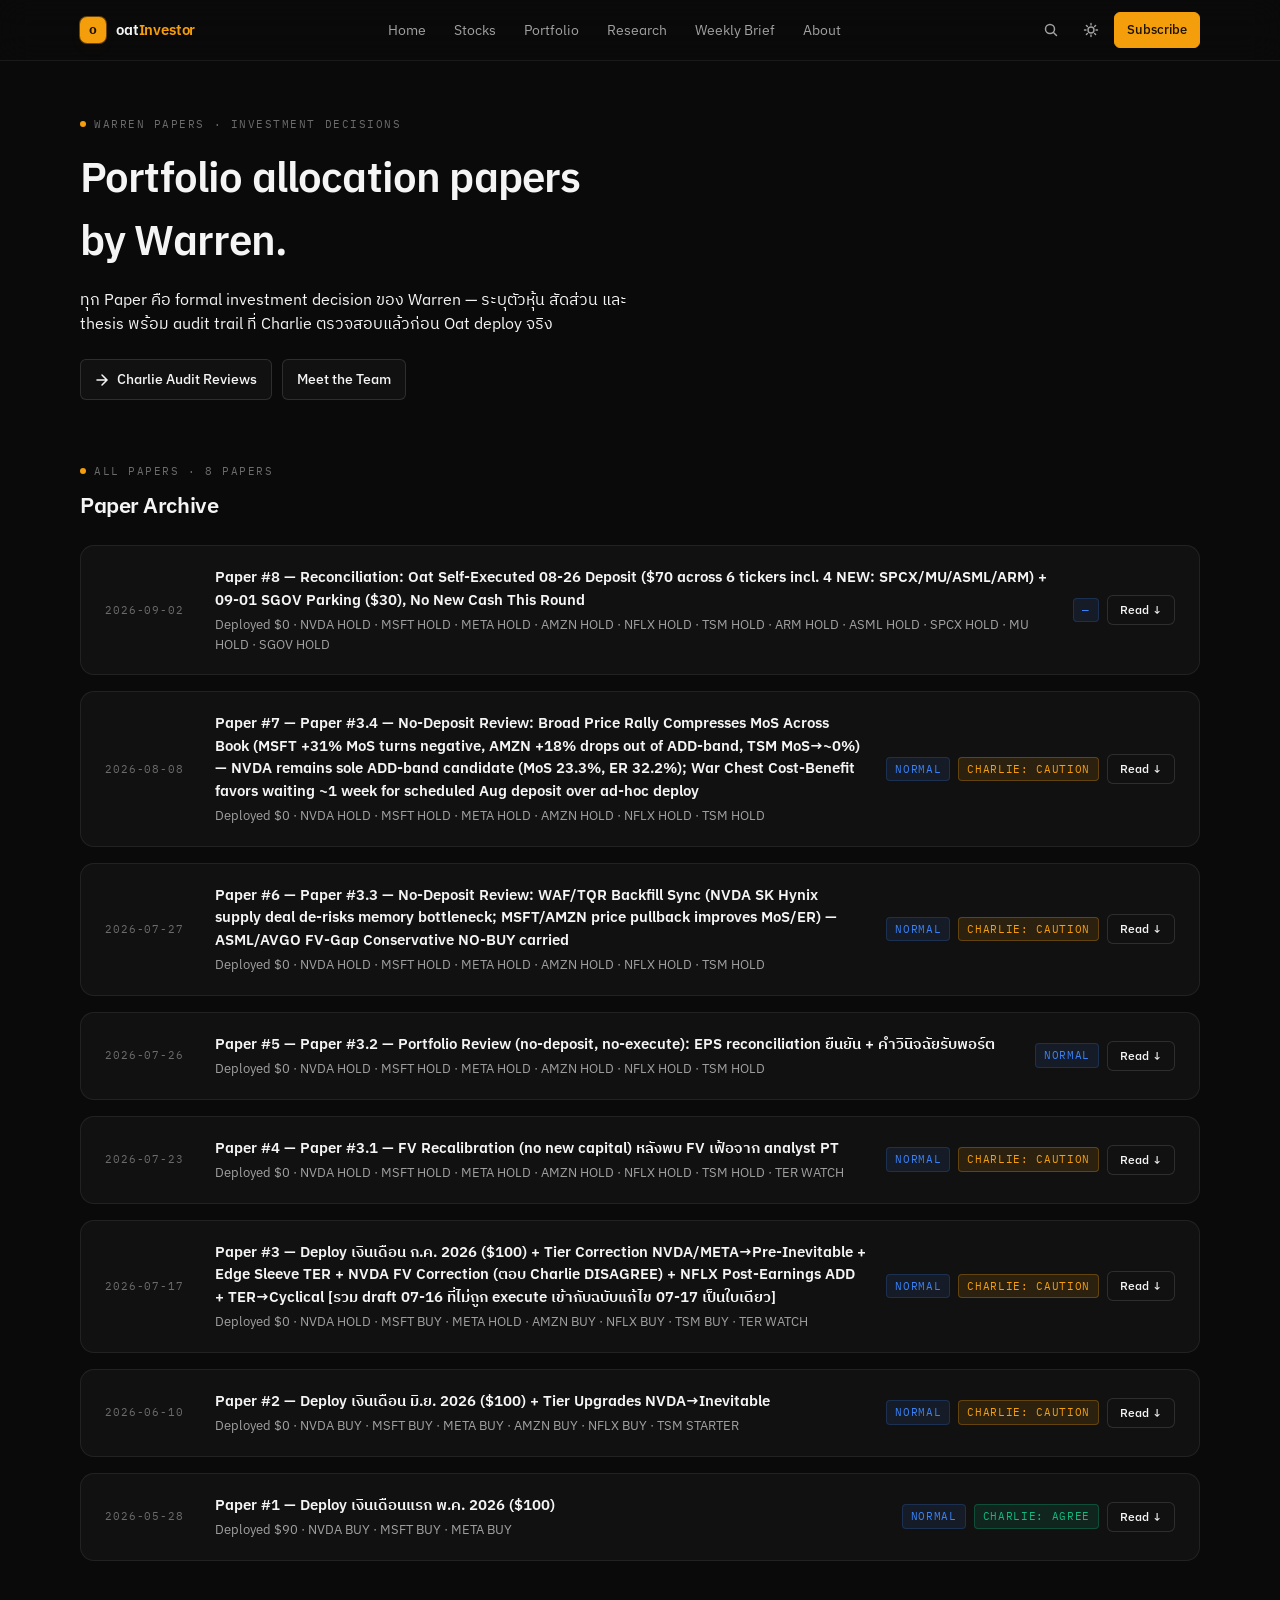
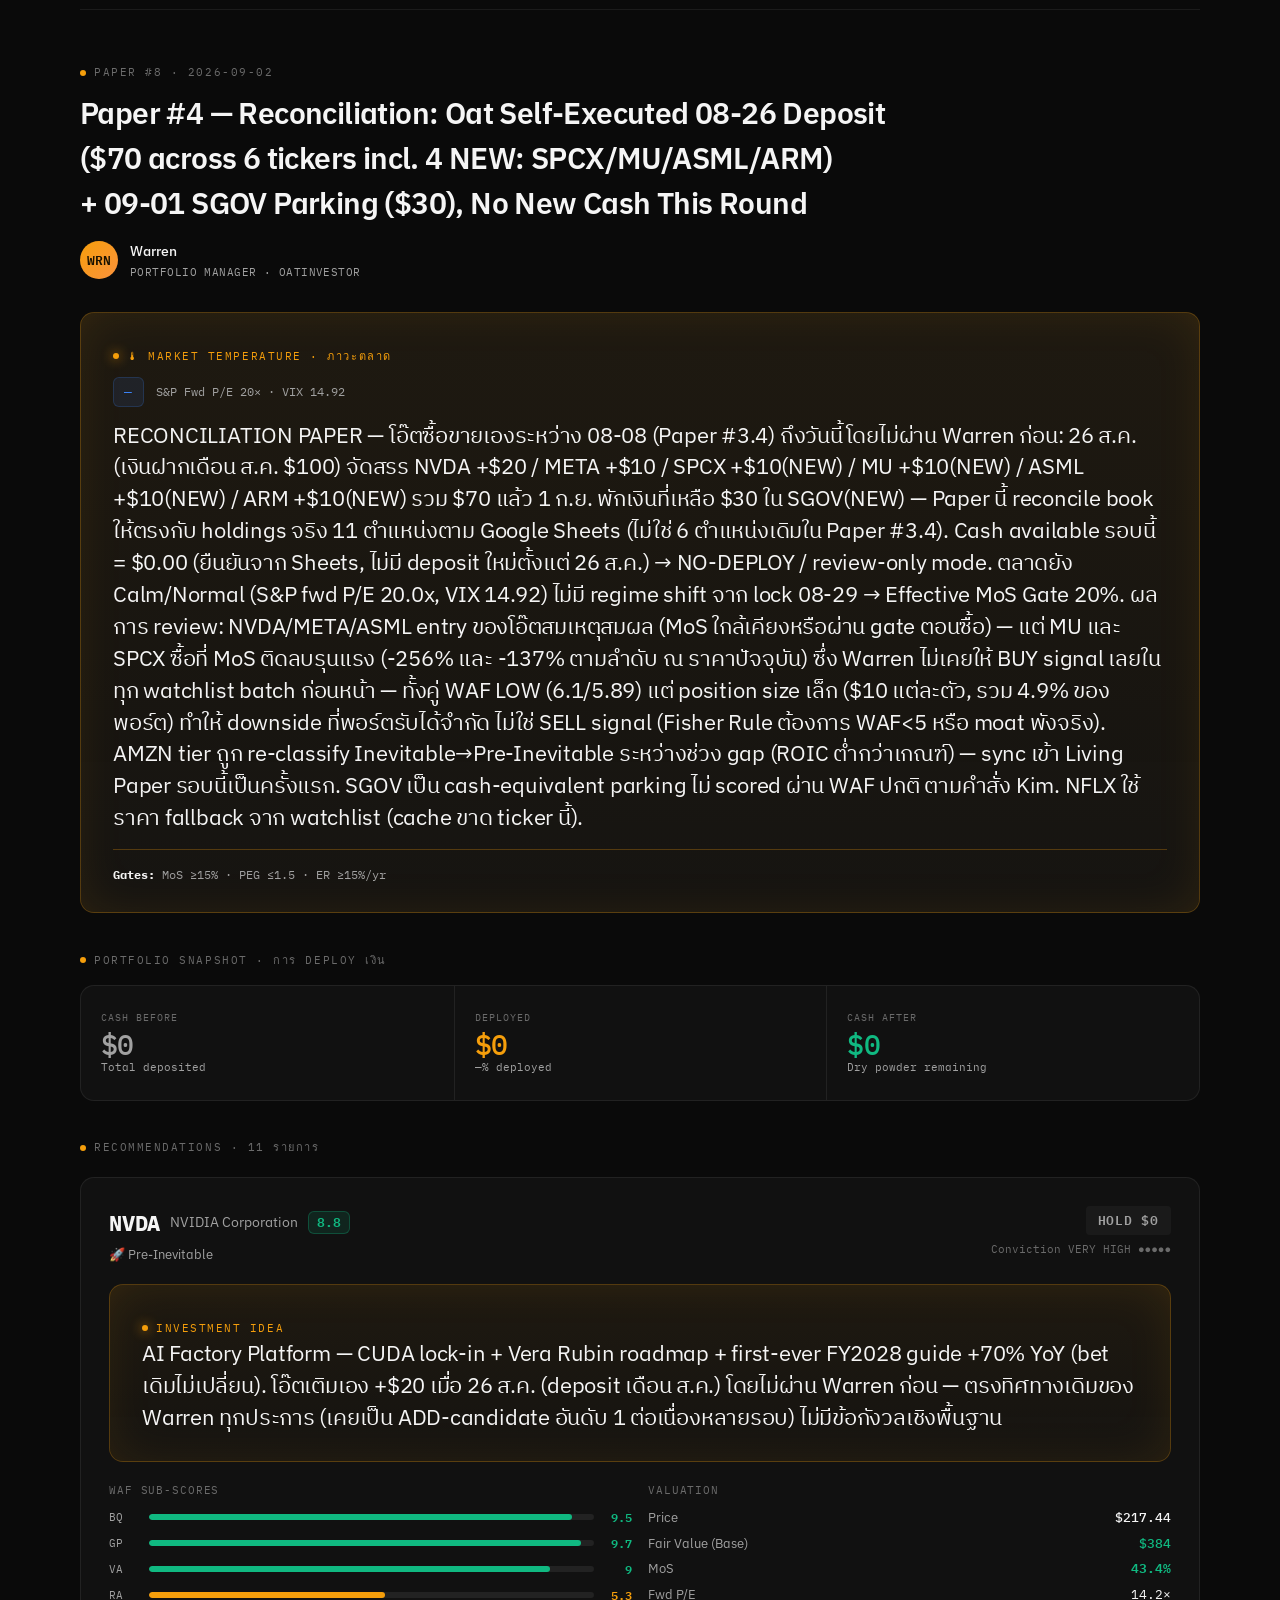
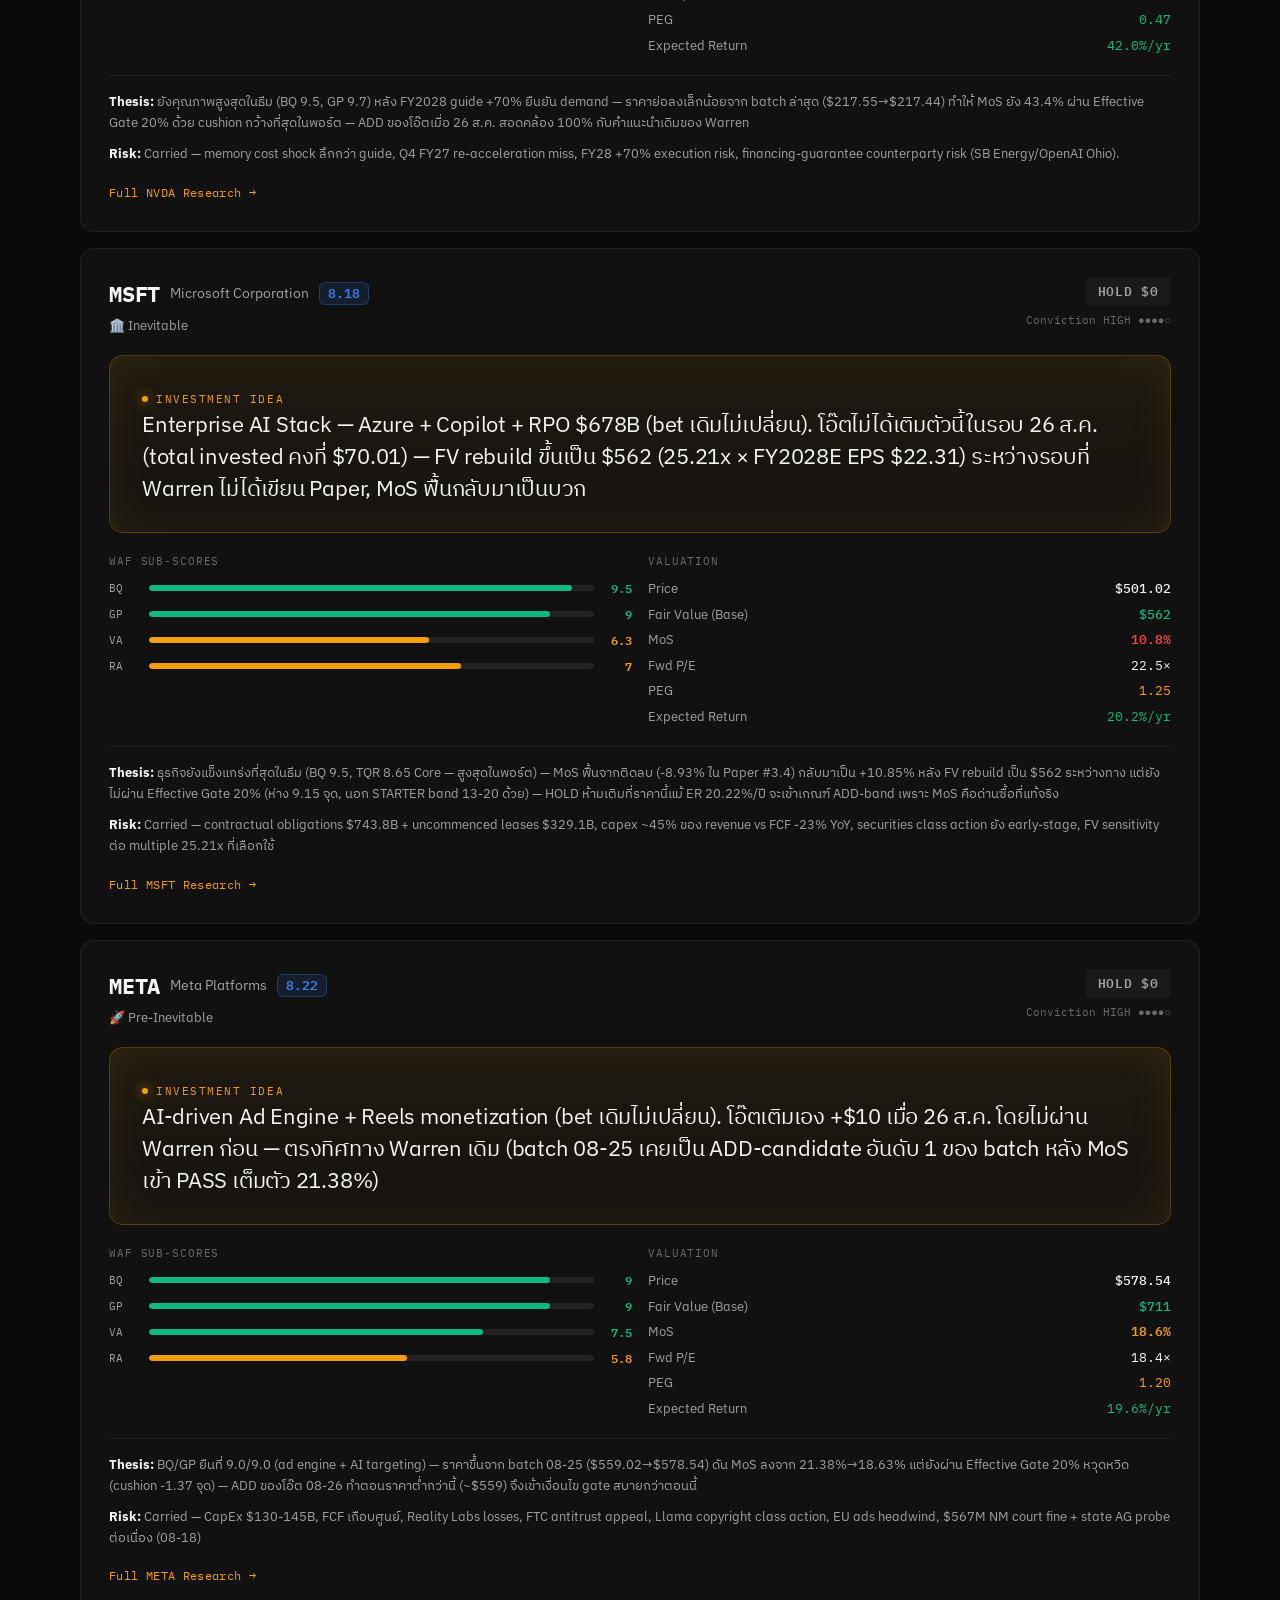
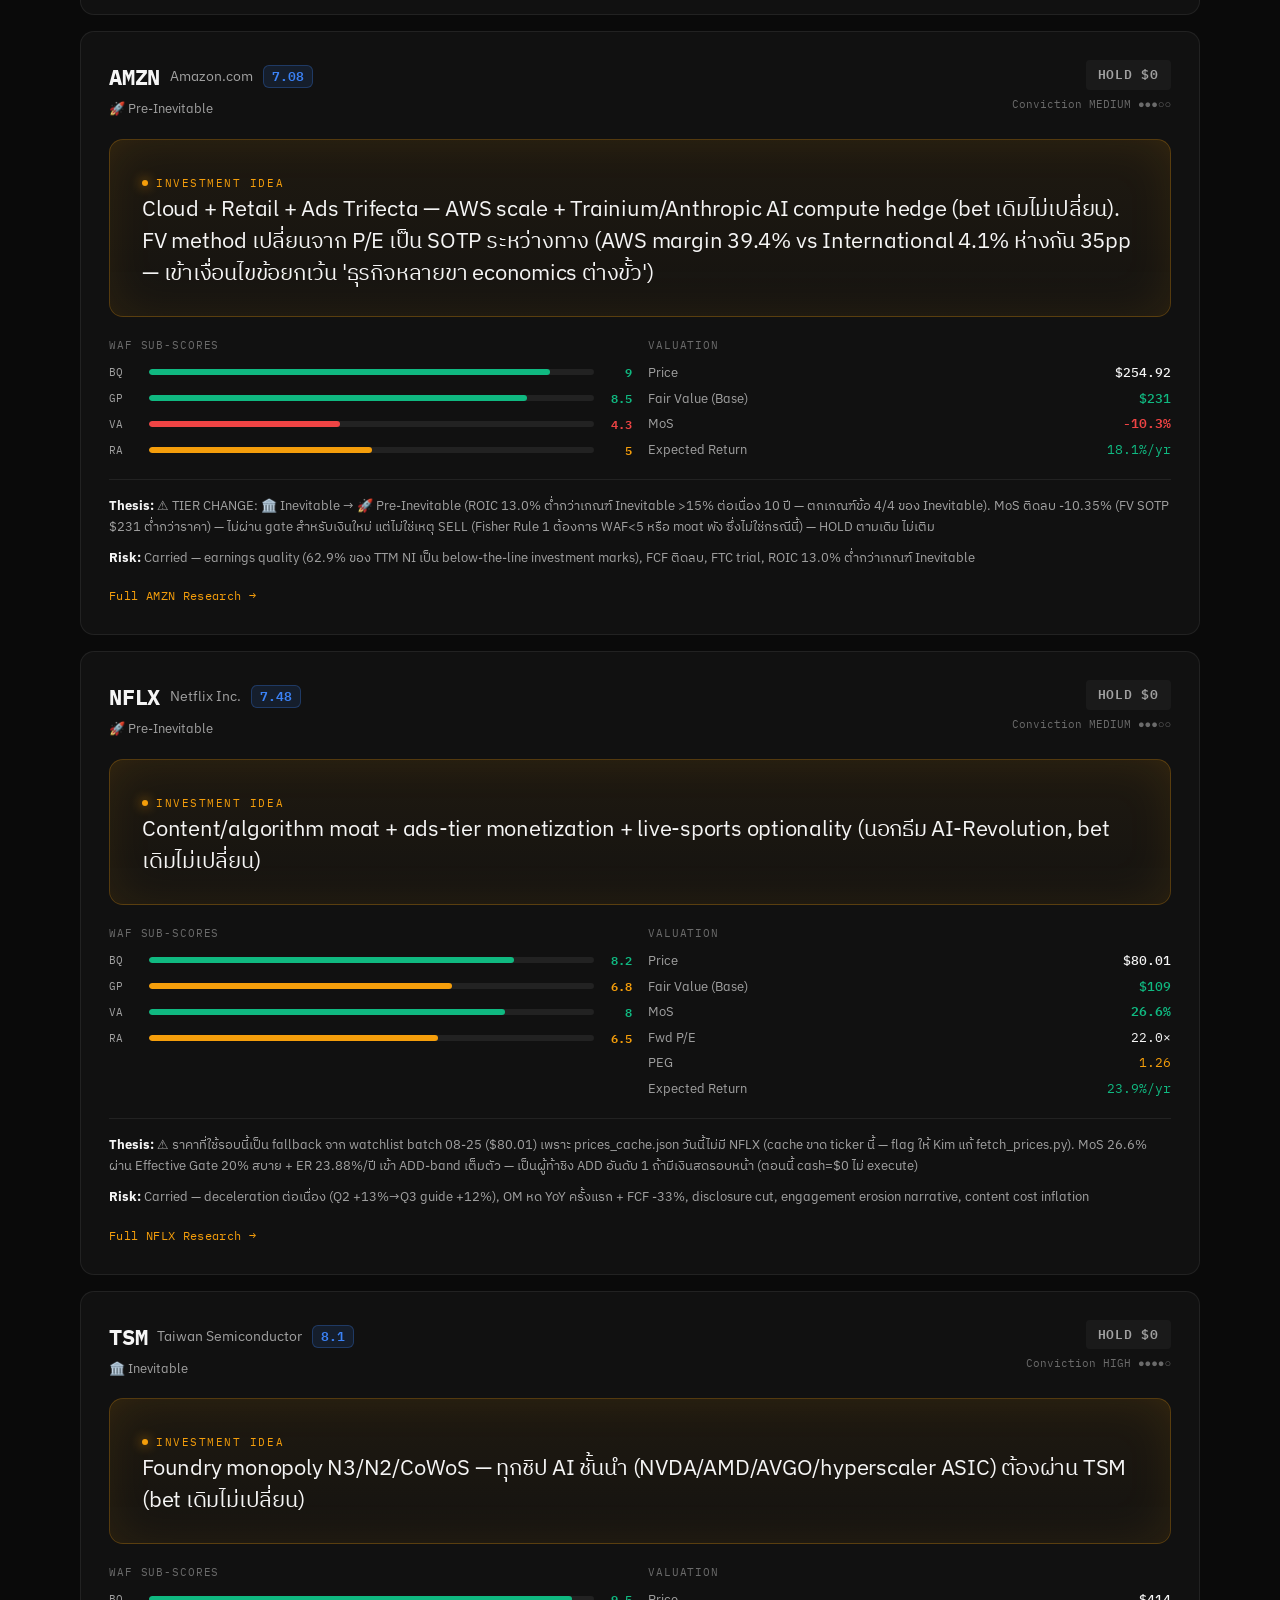
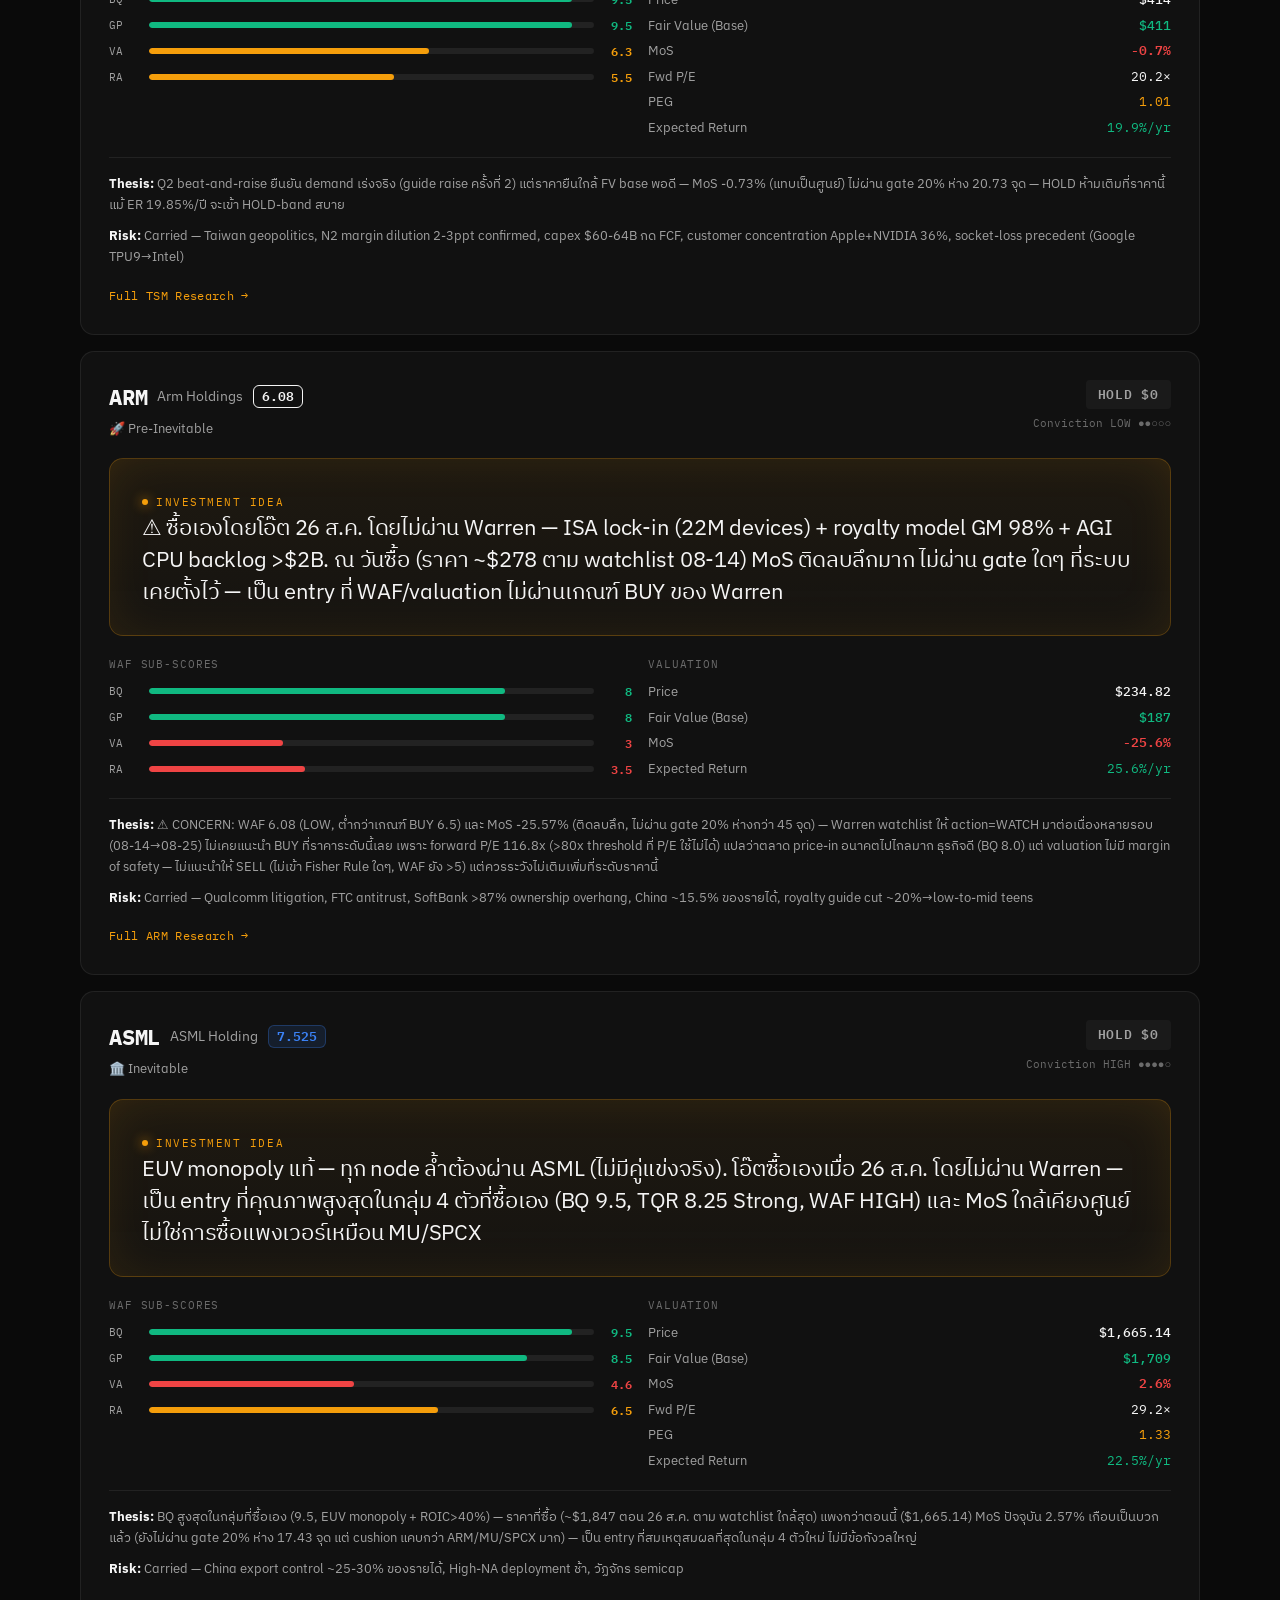
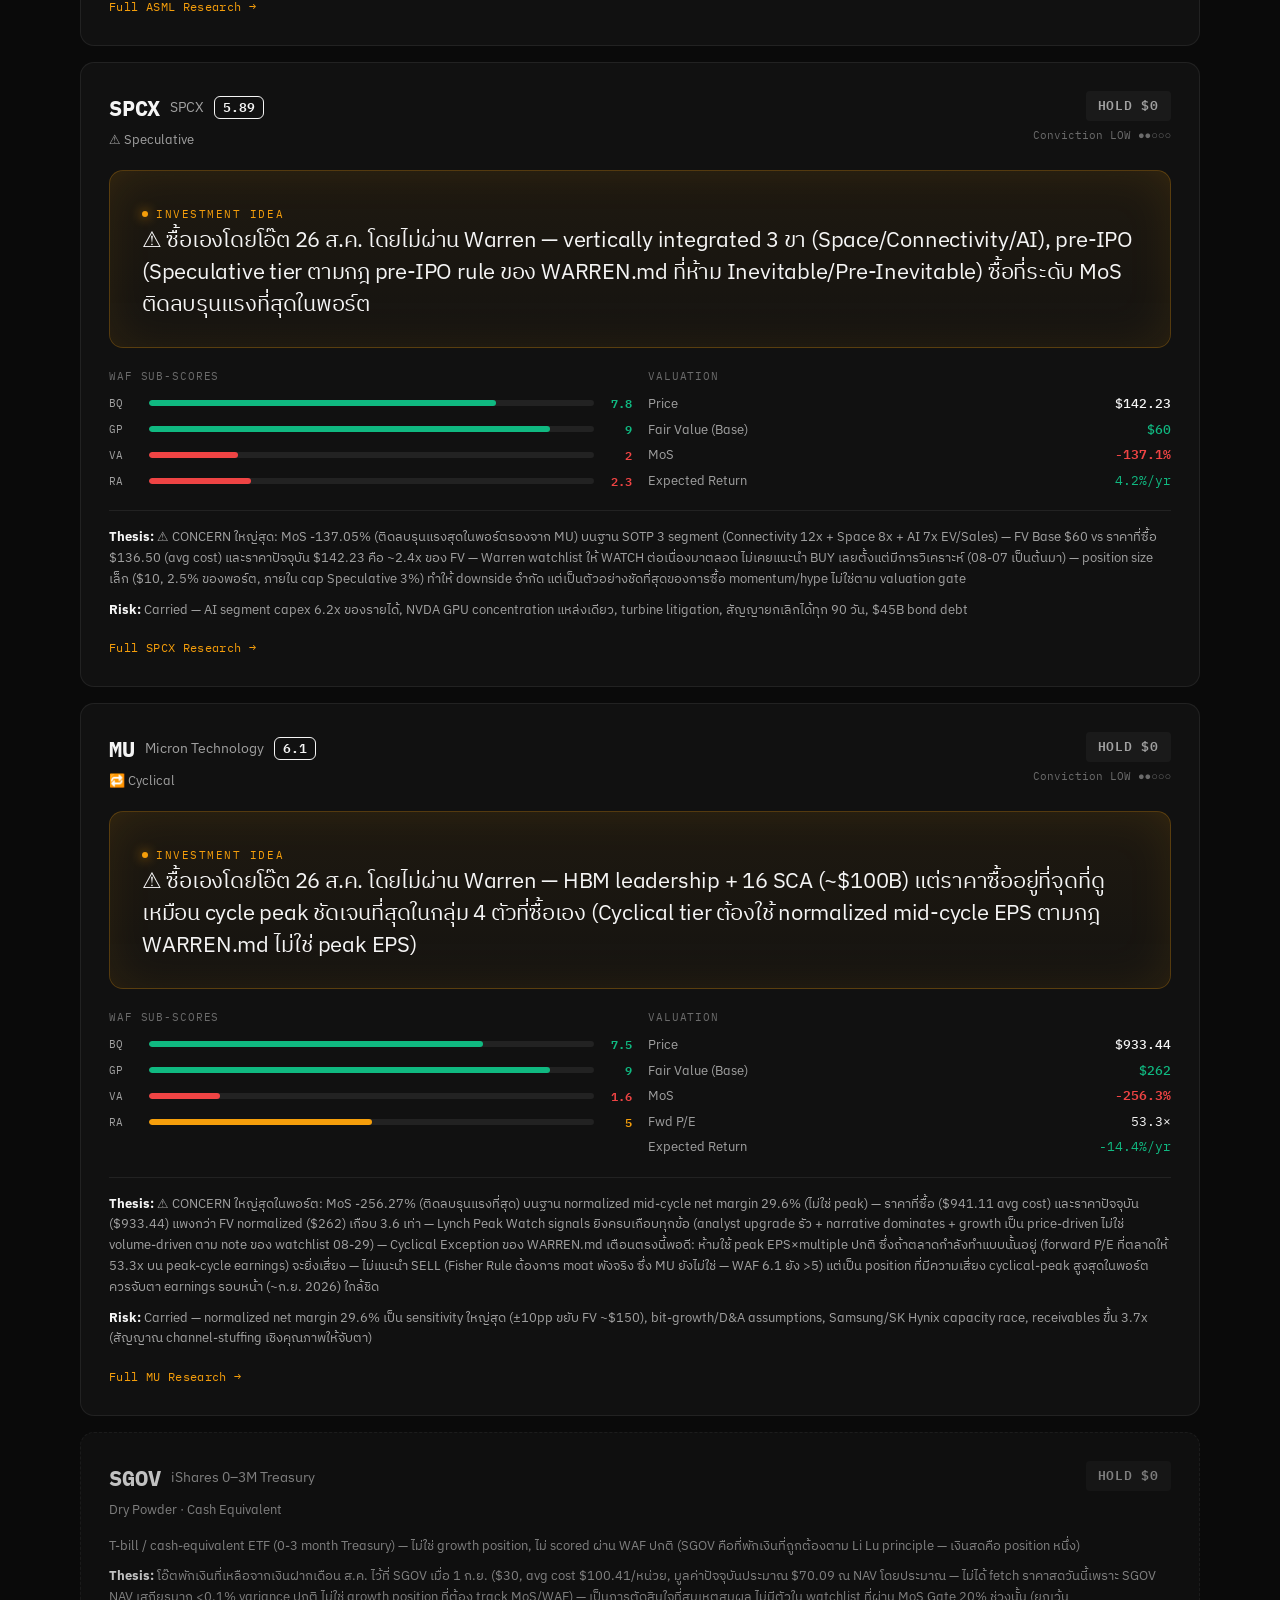
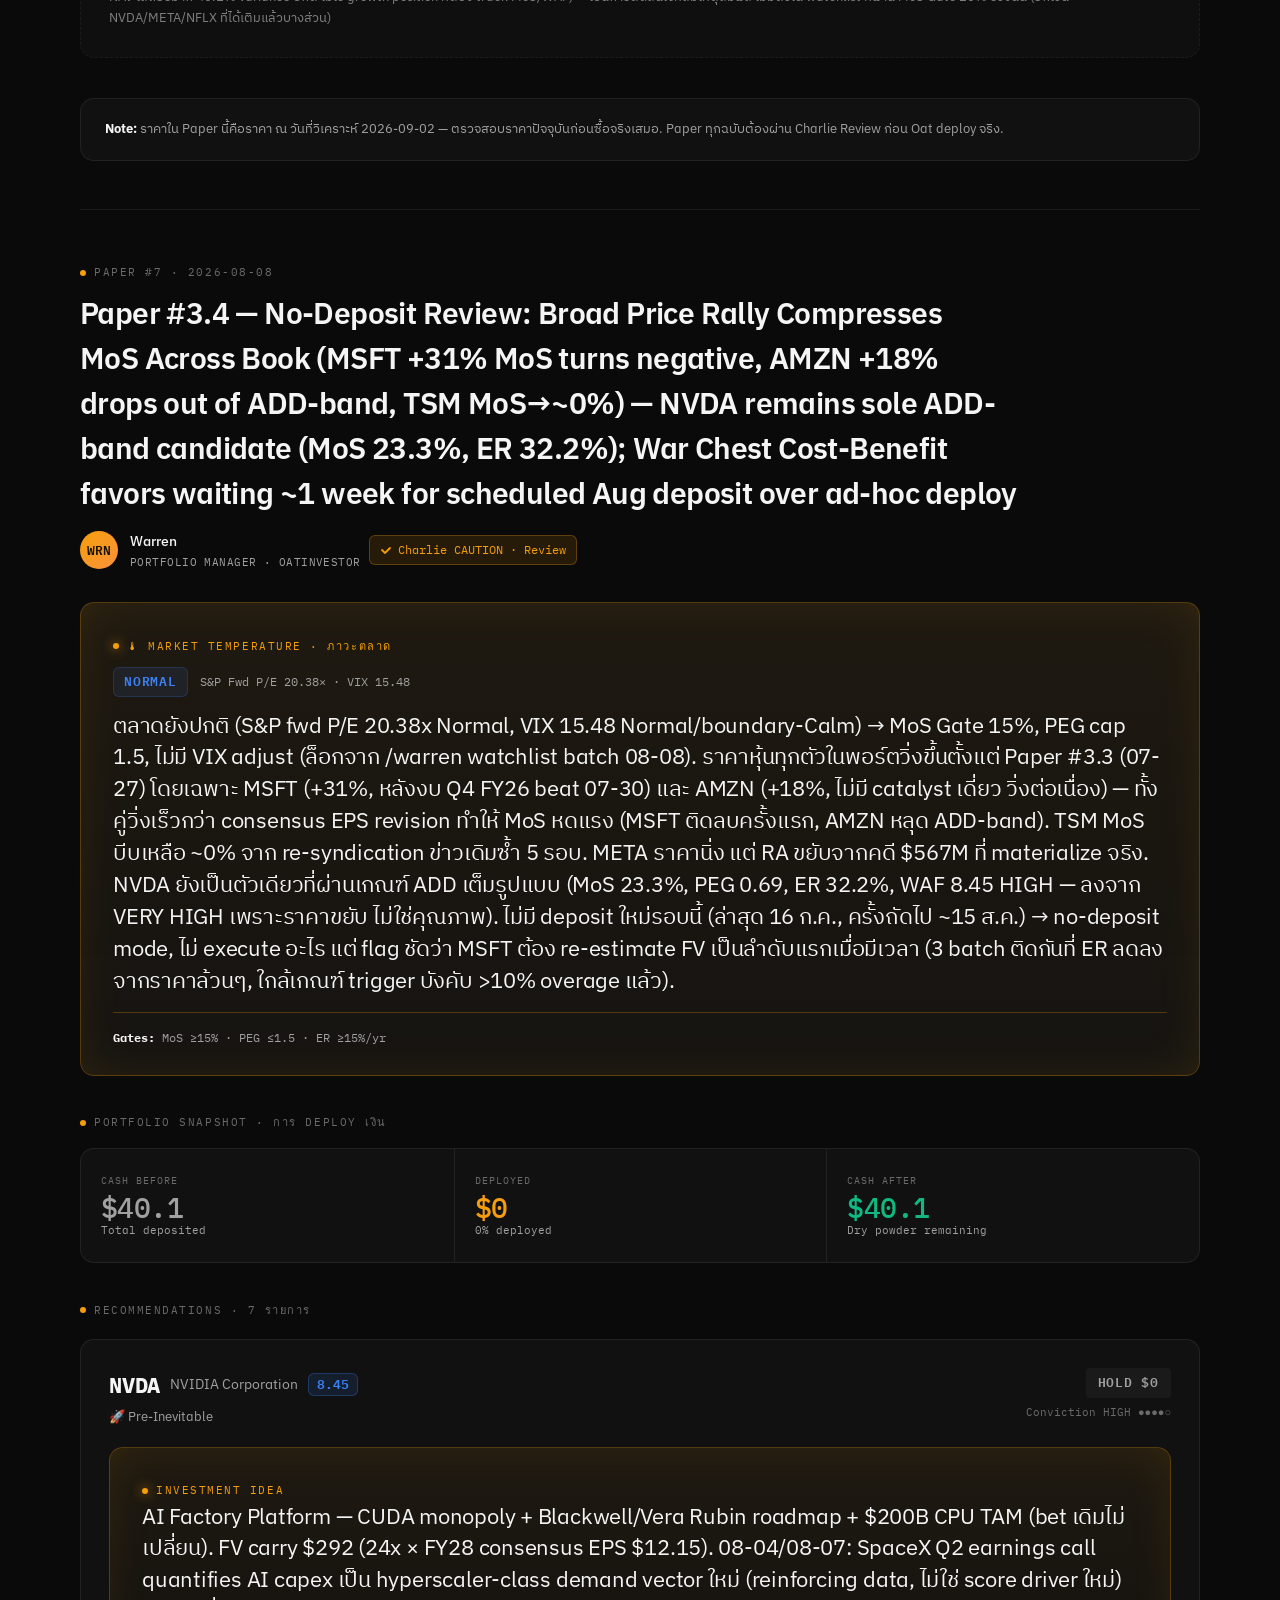
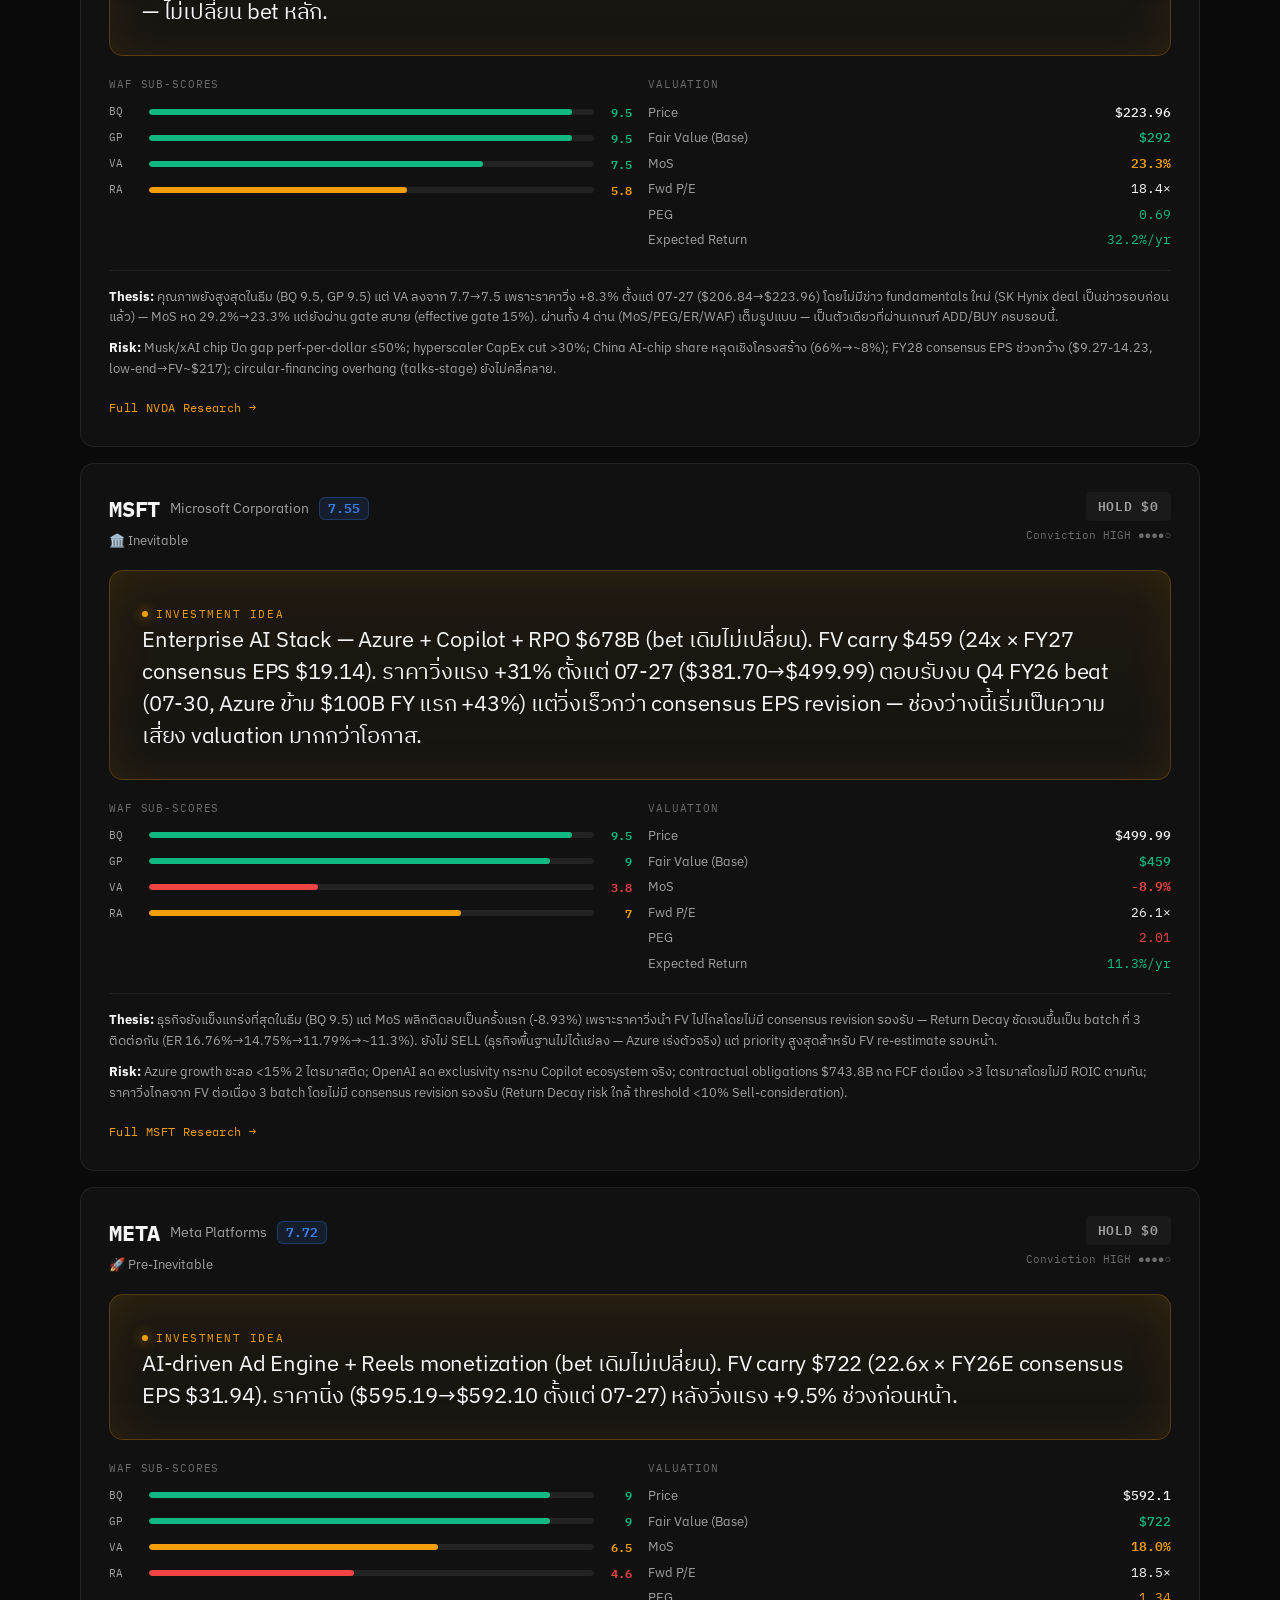
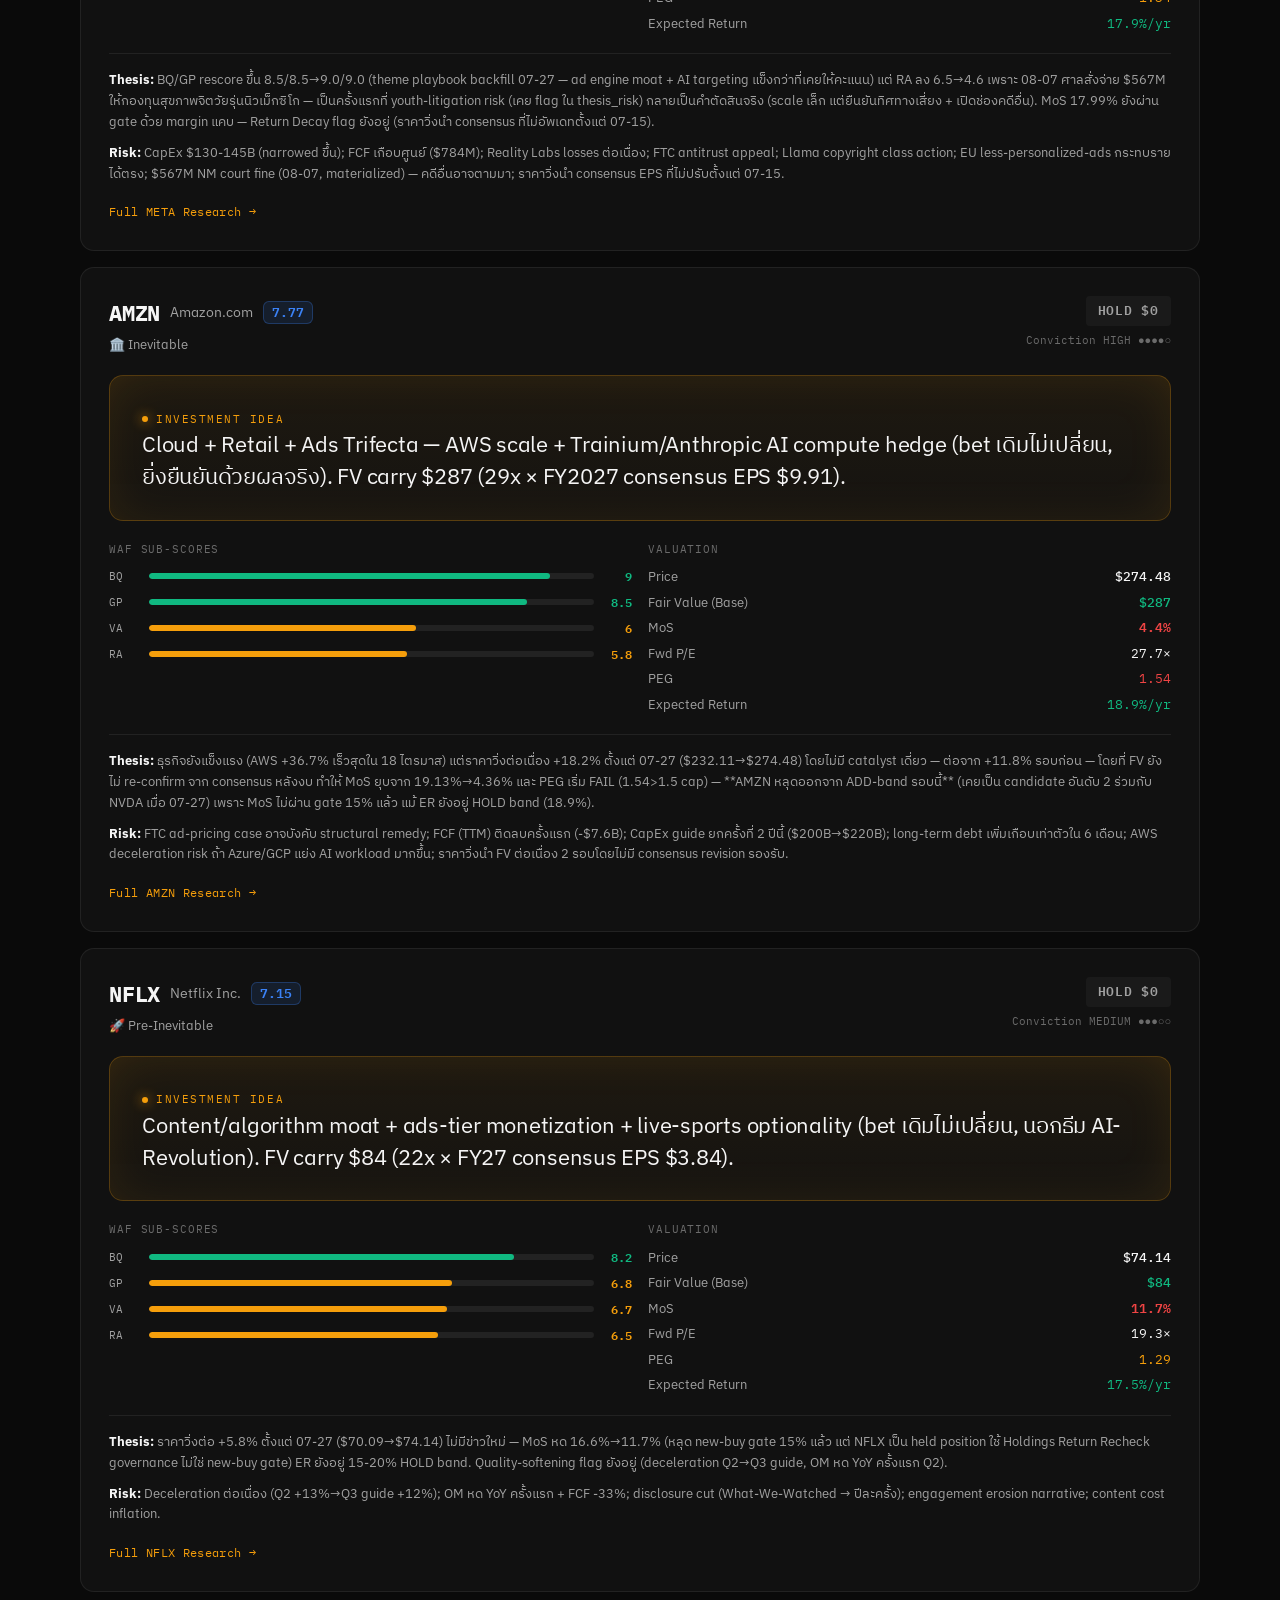
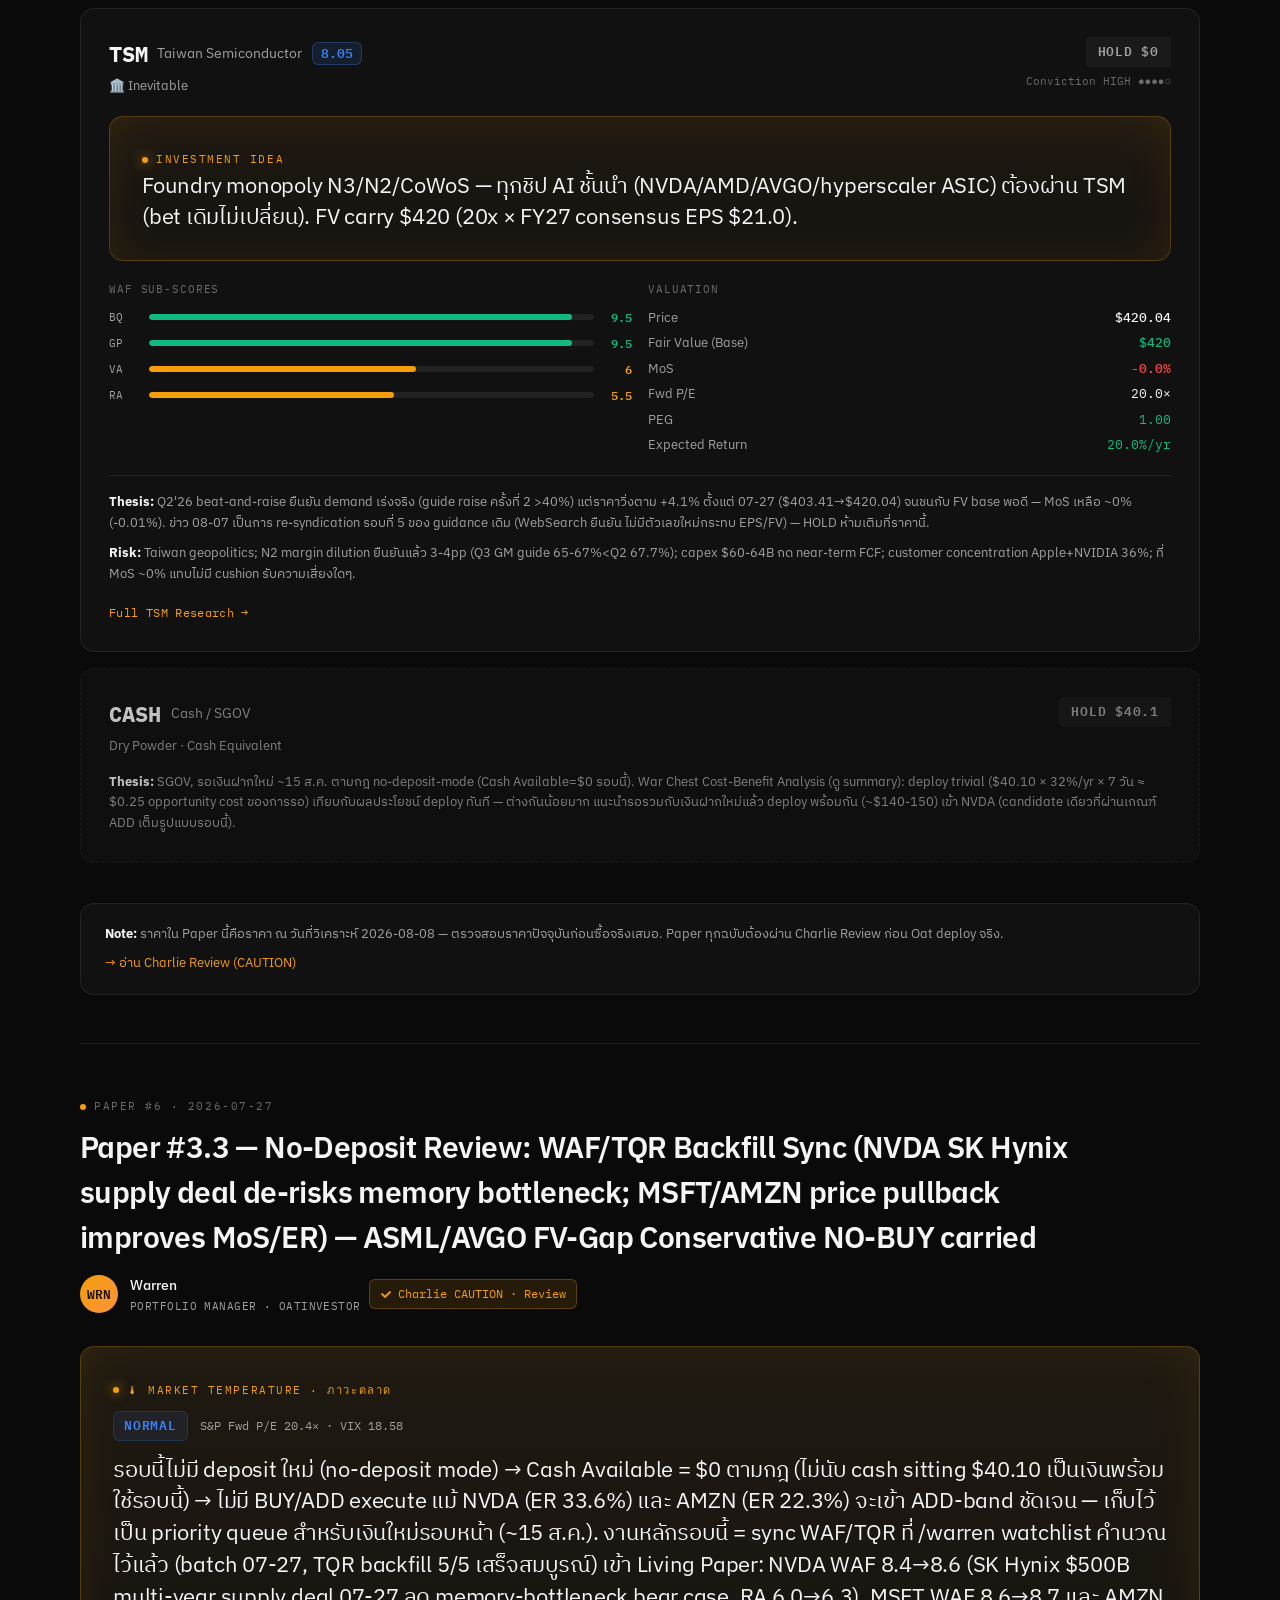
<file: papers.html>
<!doctype html>
<html lang="th">
<head>
  <meta charset="utf-8" />
  <meta name="viewport" content="width=device-width, initial-scale=1" />
  <title>Warren Papers · oatInvestor</title>
  <meta name="description" content="Investment Papers by Warren — portfolio decisions, fair value analysis, and QGARP recommendations." />
  <link rel="preconnect" href="https://fonts.googleapis.com" />
  <link rel="preconnect" href="https://fonts.gstatic.com" crossorigin />
  <link href="https://fonts.googleapis.com/css2?family=IBM+Plex+Mono:wght@400;500;600&family=IBM+Plex+Sans+Thai:wght@400;500;600&family=IBM+Plex+Sans:wght@400;500;600;700&display=swap" rel="stylesheet" />
  <link rel="stylesheet" href="styles.css" />
  <script src="app.js" defer></script>
</head>
<body>

<header class="nav">
  <div class="container nav-inner">
    <a href="index.html" class="brand"><span class="brand-mark">o</span><span class="brand-name">oat<b>Investor</b></span></a>
    <nav class="nav-links">
      <a href="index.html"    class="nav-link" data-nav="index">Home</a>
      <a href="stocks.html"   class="nav-link" data-nav="stocks">Stocks</a>
      <a href="portfolio.html" class="nav-link" data-nav="portfolio">Portfolio</a>
      <a href="research.html"  class="nav-link" data-nav="research">Research</a>
      <a href="brief.html"   class="nav-link" data-nav="brief">Weekly Brief</a>
      <a href="about.html"   class="nav-link" data-nav="about">About</a>
    </nav>
    <div class="nav-actions">
      <button class="icon-btn" aria-label="Search">
        <svg viewBox="0 0 16 16" fill="none" stroke="currentColor" stroke-width="1.5"><circle cx="7" cy="7" r="4.5"/><path d="m10.5 10.5 3 3" stroke-linecap="round"/></svg>
      </button>
      <button class="icon-btn" data-theme-toggle aria-label="Toggle theme">
        <svg data-icon-sun viewBox="0 0 16 16" fill="none" stroke="currentColor" stroke-width="1.4" stroke-linecap="round"><circle cx="8" cy="8" r="3"/><path d="M8 1.5v1.5M8 13v1.5M14.5 8H13M3 8H1.5M12.6 3.4l-1.05 1.05M4.45 11.55 3.4 12.6M12.6 12.6l-1.05-1.05M4.45 4.45 3.4 3.4"/></svg>
        <svg data-icon-moon viewBox="0 0 16 16" fill="none" stroke="currentColor" stroke-width="1.4" stroke-linejoin="round" style="display:none"><path d="M13.5 9.5A5.5 5.5 0 1 1 6.5 2.5a4.5 4.5 0 0 0 7 7Z"/></svg>
      </button>
      <a href="brief.html" class="btn btn-primary" style="font-size:13px;padding:7px 12px">Subscribe</a>
    </div>
  </div>
</header>

<!-- HERO -->
<section style="padding-top:48px">
  <div class="container">
    <span class="eyebrow">Warren Papers · Investment Decisions</span>
    <h1 style="font-size:clamp(28px,3.5vw,42px); margin:12px 0 16px; letter-spacing:-0.02em">Portfolio allocation papers<br/>by Warren.</h1>
    <p class="lead" style="max-width:56ch">ทุก Paper คือ formal investment decision ของ Warren — ระบุตัวหุ้น สัดส่วน และ thesis พร้อม audit trail ที่ Charlie ตรวจสอบแล้วก่อน Oat deploy จริง</p>
    <div class="row" style="gap:10px; margin-top:24px; flex-wrap:wrap">
      <a href="charlie.html" class="btn">
        <svg width="14" height="14" viewBox="0 0 14 14" fill="none" stroke="currentColor" stroke-width="1.5" stroke-linecap="round"><path d="M2 7h10M7 2l5 5-5 5"/></svg>
        Charlie Audit Reviews
      </a>
      <a href="about.html#team" class="btn">Meet the Team</a>
    </div>
  </div>
</section>

<!-- PAPERS CONTAINER -->
<section class="section">
  <div class="container" id="papers-container">
    <div style="padding:60px 0; text-align:center; color:var(--fg-muted); font-family:var(--font-mono); font-size:13px">กำลังโหลด Papers...</div>
  </div>
</section>

<footer class="footer">
  <div class="container">
    <div class="footer-grid">
      <div class="footer-col">
        <div class="brand" style="margin-bottom:14px">
          <span class="brand-mark">o</span>
          <span class="brand-name">oat<b>Investor</b></span>
        </div>
        <p style="max-width:42ch; color:var(--fg-muted)">
          Independent investment content for Thai retail investors. Quality at a reasonable price — long term, no leverage, no drama.
        </p>
      </div>
      <div class="footer-col">
        <h4>Site</h4>
        <ul>
          <li><a href="index.html">Home</a></li>
          <li><a href="stocks.html">Stocks</a></li>
          <li><a href="research.html">Research</a></li>
          <li><a href="papers.html">Warren Papers</a></li>
          <li><a href="charlie.html">Charlie Reviews</a></li>
          <li><a href="brief.html">Weekly Brief</a></li>
          <li><a href="about.html">About</a></li>
        </ul>
      </div>
      <div class="footer-col">
        <h4>Follow</h4>
        <ul>
          <li><a href="https://youtube.com/@oatinvestor" target="_blank" rel="noopener">YouTube</a></li>
          <li><a href="https://tiktok.com/@oatinvestor" target="_blank" rel="noopener">TikTok</a></li>
          <li><a href="https://instagram.com/oatinvestor" target="_blank" rel="noopener">Instagram</a></li>
          <li><a href="#discord">Discord</a></li>
        </ul>
      </div>
    </div>
    <div class="footer-disclaimer">
      <span>© 2026 oatInvestor. Educational content only — not investment advice.<br/>เนื้อหานี้เพื่อการศึกษา ไม่ใช่คำแนะนำในการลงทุน</span>
      <span>Built in Bangkok 🇹🇭</span>
    </div>
  </div>
</footer>

<script>
(function () {
  'use strict';

  var NAMES = {
    NVDA:'NVIDIA Corporation', MSFT:'Microsoft Corporation', META:'Meta Platforms',
    GOOGL:'Alphabet Inc.', AAPL:'Apple Inc.', AMZN:'Amazon.com', TSLA:'Tesla Inc.',
    NFLX:'Netflix Inc.', AMD:'Advanced Micro Devices', ARM:'Arm Holdings',
    ASML:'ASML Holding', TSM:'Taiwan Semiconductor', AVGO:'Broadcom Inc.',
    MRVL:'Marvell Technology', MU:'Micron Technology', INTC:'Intel Corporation',
    PLTR:'Palantir Technologies', QCOM:'Qualcomm Inc.', ETN:'Eaton Corp.',
    COHR:'Coherent Corp.', VRT:'Vertiv Holdings', SGOV:'iShares 0–3M Treasury',
    CASH:'Cash / SGOV',
  };
  var DOTS = {'VERY HIGH':'●●●●●','HIGH':'●●●●○','MEDIUM':'●●●○○','LOW':'●●○○○'};

  function esc(s) {
    return String(s || '').replace(/&/g,'&amp;').replace(/</g,'&lt;').replace(/>/g,'&gt;');
  }

  function fmtUSD(v) {
    if (v == null) return '—';
    return '$' + (+v).toLocaleString('en-US', {minimumFractionDigits:0, maximumFractionDigits:2});
  }

  function regimeStyle(regime) {
    if (!regime) return '';
    var r = regime.toUpperCase();
    if (r.indexOf('VERY HOT') >= 0) return 'background:var(--red,#ef4444); color:#fff';
    if (r.indexOf('HOT') >= 0) return 'background:var(--amber,#f59e0b); color:#fff';
    if (r.indexOf('CRISIS') >= 0) return 'background:#7f1d1d; color:#fef2f2';
    if (r.indexOf('COLD') >= 0) return 'background:rgba(59,130,246,0.12); color:#3b82f6; border:1px solid rgba(59,130,246,0.25)';
    return 'background:rgba(59,130,246,0.10); color:#3b82f6; border:1px solid rgba(59,130,246,0.20)';
  }

  function verdictStyle(v) {
    if (v === 'AGREE') return 'background:var(--green-soft); color:var(--green); border:1px solid var(--green-line)';
    if (v === 'CAUTION') return 'background:var(--amber-soft); color:var(--amber); border:1px solid var(--amber-line)';
    if (v === 'DISAGREE') return 'background:rgba(239,68,68,0.08); color:#ef4444; border:1px solid rgba(239,68,68,0.2)';
    return 'background:rgba(71,85,105,0.12); color:var(--fg-muted); border:1px solid var(--hairline)';
  }

  function actionCls(action) {
    if (action === 'BUY') return 'action action-buy';
    if (action === 'SELL') return 'action action-sell';
    return 'action action-hold';
  }

  function wafBadgeCls(waf) {
    if (!waf) return 'waf';
    if (waf >= 8.5) return 'waf waf-high';
    if (waf >= 7.0) return 'waf waf-mid';
    return 'waf';
  }

  function barColor(score) {
    if (score >= 7.5) return 'green';
    if (score >= 5.0) return 'amber';
    return 'red';
  }

  function renderWAFBars(scores) {
    if (!scores) return '';
    var rows = [['BQ', scores.bq && scores.bq.score], ['GP', scores.gp && scores.gp.score],
                ['VA', scores.va && scores.va.score], ['RA', scores.ra && scores.ra.score]];
    var bars = rows.filter(function(r){ return r[1] != null; }).map(function(r) {
      var lbl = r[0], sc = r[1], bc = barColor(sc);
      return '<div style="display:flex; align-items:center; gap:10px">' +
        '<span style="font-family:var(--font-mono); font-size:11px; width:30px; color:var(--fg-muted)">' + lbl + '</span>' +
        '<div class="waf-bar" style="flex:1"><div class="waf-bar-fill ' + bc + '" style="width:' + (sc * 10) + '%"></div></div>' +
        '<span style="font-family:var(--font-mono); font-size:12px; font-weight:600; color:var(--' + bc + '); width:28px; text-align:right">' + sc + '</span>' +
        '</div>';
    }).join('');
    return '<div>' +
      '<div style="font-family:var(--font-mono); font-size:11px; color:var(--fg-dim); letter-spacing:0.08em; text-transform:uppercase; margin-bottom:10px">WAF Sub-scores</div>' +
      '<div style="display:flex; flex-direction:column; gap:8px">' + bars + '</div>' +
      '</div>';
  }

  function renderValuation(va) {
    if (!va || va.price == null) return '';
    var mosColor = va.mos_pct >= 25 ? 'var(--green)' : va.mos_pct >= 15 ? 'var(--amber)' : 'var(--red,#ef4444)';
    var pegColor = va.peg <= 1.0 ? 'var(--green)' : va.peg <= 1.5 ? 'var(--amber)' : 'var(--red,#ef4444)';
    var rows = [
      ['Price', '<span style="font-family:var(--font-mono); font-weight:500">' + esc(fmtUSD(va.price)) + '</span>'],
      ['Fair Value (Base)', '<span style="font-family:var(--font-mono); font-weight:500; color:var(--green)">' + esc(fmtUSD(va.fair_value_base)) + '</span>'],
      ['MoS', '<span style="font-family:var(--font-mono); font-weight:600; color:' + mosColor + '">' + (+va.mos_pct).toFixed(1) + '%</span>'],
    ];
    if (va.forward_pe != null) rows.push(['Fwd P/E', '<span style="font-family:var(--font-mono)">' + (+va.forward_pe).toFixed(1) + '×</span>']);
    if (va.peg != null) rows.push(['PEG', '<span style="font-family:var(--font-mono); color:' + pegColor + '">' + (+va.peg).toFixed(2) + '</span>']);
    if (va.expected_return_5yr_pct != null) rows.push(['Expected Return', '<span style="font-family:var(--font-mono); color:var(--green)">' + (+va.expected_return_5yr_pct).toFixed(1) + '%/yr</span>']);
    var rowHtml = rows.map(function(r) {
      return '<div style="display:flex; justify-content:space-between"><span style="color:var(--fg-muted)">' + r[0] + '</span>' + r[1] + '</div>';
    }).join('');
    return '<div>' +
      '<div style="font-family:var(--font-mono); font-size:11px; color:var(--fg-dim); letter-spacing:0.08em; text-transform:uppercase; margin-bottom:10px">Valuation</div>' +
      '<div style="display:flex; flex-direction:column; gap:6px; font-size:13px">' + rowHtml + '</div>' +
      '</div>';
  }

  function renderRec(rec, isFirst) {
    var isCash = rec.ticker === 'CASH' || rec.ticker === 'SGOV';
    if (isCash) {
      return '<div class="card card-pad" style="margin-top:16px; padding:28px; border-style:dashed; opacity:0.78">' +
        '<div style="display:flex; align-items:flex-start; justify-content:space-between; gap:16px; flex-wrap:wrap; margin-bottom:16px">' +
        '<div><div style="display:flex; align-items:center; gap:10px">' +
        '<span style="font-size:22px; font-weight:700; font-family:var(--font-mono); color:var(--fg)">' + esc(rec.ticker) + '</span>' +
        '<span style="font-size:14px; color:var(--fg-muted)">' + esc(NAMES[rec.ticker] || '') + '</span>' +
        '</div><div style="font-size:13px; color:var(--fg-muted); margin-top:6px">Dry Powder · Cash Equivalent</div></div>' +
        '<div><div class="' + actionCls(rec.action) + '" style="font-size:13px; padding:5px 12px">' + esc(rec.action) + ' $' + (rec.amount_usd || rec.amount || 0) + '</div></div>' +
        '</div>' +
        (rec.investment_idea ? '<div style="font-size:13px; color:var(--fg-muted); line-height:1.6">' + esc(rec.investment_idea) + '</div>' : '') +
        (rec.thesis ? '<div style="margin-top:10px; font-size:13px; color:var(--fg-muted); line-height:1.6"><strong style="color:var(--fg)">Thesis:</strong> ' + esc(rec.thesis) + '</div>' : '') +
        '</div>';
    }

    var name = NAMES[rec.ticker] || rec.ticker;
    var va = (rec.scores && rec.scores.va) || {};
    var mt = isFirst ? '20' : '16';

    return '<div class="card card-pad" style="margin-top:' + mt + 'px; padding:28px">' +
      '<div style="display:flex; align-items:flex-start; justify-content:space-between; gap:16px; flex-wrap:wrap; margin-bottom:20px">' +
      '<div><div style="display:flex; align-items:center; gap:10px; flex-wrap:wrap">' +
      '<a href="stock.html?t=' + esc(rec.ticker) + '" style="font-size:22px; font-weight:700; font-family:var(--font-mono); color:var(--fg); text-decoration:none; letter-spacing:-0.01em">' + esc(rec.ticker) + '</a>' +
      '<span style="font-size:14px; color:var(--fg-muted)">' + esc(name) + '</span>' +
      (rec.waf != null ? '<span class="' + wafBadgeCls(rec.waf) + '">' + rec.waf + '</span>' : '') +
      '</div>' +
      (rec.tier ? '<div style="font-size:13px; color:var(--fg-muted); margin-top:6px">' + esc(rec.tier) + '</div>' : '') +
      '</div>' +
      '<div style="text-align:right; flex-shrink:0">' +
      '<div class="' + actionCls(rec.action) + '" style="font-size:13px; padding:5px 12px">' + esc(rec.action) + ' $' + (rec.amount_usd || rec.amount || 0) + '</div>' +
      (rec.conviction ? '<div style="font-family:var(--font-mono); font-size:11px; color:var(--fg-dim); margin-top:6px">Conviction ' + esc(rec.conviction) + ' ' + (DOTS[rec.conviction] || '') + '</div>' : '') +
      '</div></div>' +
      (rec.investment_idea ? '<div class="idea-block" style="margin-bottom:20px"><span class="idea-block-eyebrow">Investment Idea</span><p class="idea-block-text" style="margin:0">' + esc(rec.investment_idea) + '</p></div>' : '') +
      '<div style="display:grid; grid-template-columns:repeat(auto-fit,minmax(260px,1fr)); gap:16px; margin-bottom:20px">' +
      renderWAFBars(rec.scores) +
      renderValuation(va) +
      '</div>' +
      (rec.thesis ? '<div style="padding-top:16px; border-top:1px solid var(--hairline); font-size:13px; color:var(--fg-muted); line-height:1.6"><strong style="color:var(--fg)">Thesis:</strong> ' + esc(rec.thesis) + '</div>' : '') +
      (rec.thesis_risk ? '<div style="margin-top:10px; font-size:13px; color:var(--fg-muted); line-height:1.6"><strong style="color:var(--fg)">Risk:</strong> ' + esc(rec.thesis_risk) + '</div>' : '') +
      '<div style="margin-top:14px"><a href="stock.html?t=' + esc(rec.ticker) + '" style="font-size:12px; font-family:var(--font-mono); color:var(--amber); text-decoration:none; letter-spacing:0.03em">Full ' + esc(rec.ticker) + ' Research →</a></div>' +
      '</div>';
  }

  function renderIndexCard(p, num, charlieVerdict) {
    var regime = (p.market_context && (p.market_context.market_temp || p.market_context.market_regime)) || '—';
    var deployed = (p.portfolio_snapshot && p.portfolio_snapshot.deployed) || 0;
    var recs = p.recommendations || [];
    var tickers = recs.filter(function(r){ return r.ticker !== 'CASH'; })
                      .map(function(r){ return r.ticker + ' ' + r.action; }).join(' · ');
    var charlieHtml = charlieVerdict ?
      '<span style="font-family:var(--font-mono); font-size:11px; padding:3px 8px; border-radius:4px; ' + verdictStyle(charlieVerdict) + '; text-transform:uppercase; letter-spacing:0.06em">Charlie: ' + esc(charlieVerdict) + '</span>' : '';
    return '<div class="card card-pad" style="display:flex; align-items:center; gap:20px; padding:20px 24px; margin-bottom:16px; flex-wrap:wrap">' +
      '<div style="font-family:var(--font-mono); font-size:11px; color:var(--fg-dim); letter-spacing:0.08em; text-transform:uppercase; min-width:90px">' + esc(p.date) + '</div>' +
      '<div style="flex:1; min-width:200px">' +
      '<div style="font-weight:600; font-size:15px">Paper #' + num + ' — ' + esc(p.title.replace(/^Paper #\d+ — /, '')) + '</div>' +
      '<div style="font-size:13px; color:var(--fg-muted); margin-top:4px">Deployed $' + deployed + ' · ' + esc(tickers) + '</div>' +
      '</div>' +
      '<div class="row" style="gap:8px; flex-shrink:0">' +
      '<span style="font-family:var(--font-mono); font-size:11px; padding:3px 8px; border-radius:4px; ' + regimeStyle(regime) + '; text-transform:uppercase; letter-spacing:0.06em">' + esc(regime) + '</span>' +
      charlieHtml +
      '<a href="#paper-' + esc(p.id) + '" class="btn" style="font-size:12px; padding:5px 12px">Read ↓</a>' +
      '</div></div>';
  }

  function renderFullPaper(p, num, charlieVerdict) {
    var regime = (p.market_context && (p.market_context.market_temp || p.market_context.market_regime)) || '—';
    var snap = p.portfolio_snapshot || {};
    var ctx = p.market_context || {};
    var recs = p.recommendations || [];
    var deployedPct = snap.cash_before ? Math.round(snap.deployed / snap.cash_before * 100) : '—';

    var charlieLink = charlieVerdict ?
      '<a href="charlie.html#review-' + esc(p.id) + '" style="display:flex; align-items:center; gap:6px; font-size:12px; font-family:var(--font-mono); text-decoration:none; padding:5px 10px; border-radius:6px; ' + verdictStyle(charlieVerdict) + '">' +
      '<svg width="12" height="12" viewBox="0 0 12 12" fill="none" stroke="currentColor" stroke-width="1.8" stroke-linecap="round"><path d="M2 6l3 3 5-5"/></svg>' +
      'Charlie ' + esc(charlieVerdict) + ' · Review</a>' : '';

    var recsHtml = recs.map(function(r, i){ return renderRec(r, i === 0); }).join('');

    return '<div id="paper-' + esc(p.id) + '" style="margin-top:48px; padding-top:48px; border-top:1px solid var(--hairline)">' +
      '<span class="eyebrow">Paper #' + num + ' · ' + esc(p.date) + '</span>' +
      '<h2 style="font-size:clamp(22px,2.8vw,30px); margin:8px 0 16px; letter-spacing:-0.02em">' + esc(p.title) + '</h2>' +
      '<div class="row" style="gap:8px; flex-wrap:wrap; margin-bottom:32px">' +
      '<div class="author"><div class="author-avatar">WRN</div><div class="author-info"><div class="author-name">Warren</div><div class="author-role">Portfolio Manager · oatInvestor</div></div></div>' +
      charlieLink +
      '</div>' +

      '<div class="idea-block" style="margin-bottom:32px">' +
      '<span class="idea-block-eyebrow">🌡 Market Temperature · ภาวะตลาด</span>' +
      '<div style="display:flex; align-items:center; gap:12px; margin:12px 0; flex-wrap:wrap">' +
      '<span style="font-family:var(--font-mono); font-weight:600; font-size:13px; padding:4px 10px; border-radius:6px; ' + regimeStyle(regime) + '; letter-spacing:0.06em; text-transform:uppercase">' + esc(regime) + '</span>' +
      (ctx.sp500_fwd_pe ? '<span style="font-family:var(--font-mono); font-size:12px; color:var(--fg-muted)">S&amp;P Fwd P/E ' + ctx.sp500_fwd_pe + '× · VIX ' + (ctx.vix || '—') + '</span>' : '') +
      '</div>' +
      '<p class="idea-block-text" style="margin:0">' + esc(p.market_outlook || '') + '</p>' +
      (ctx.mos_gate_pct ? '<div style="margin-top:16px; padding-top:16px; border-top:1px solid var(--amber-line); font-family:var(--font-mono); font-size:12px; color:var(--fg-muted)"><strong style="color:var(--fg)">Gates:</strong> MoS ≥' + ctx.mos_gate_pct + '% · PEG ≤' + (ctx.peg_ceiling || ctx.peg_cap || 1.5) + ' · ER ≥15%/yr</div>' : '') +
      '</div>' +

      '<div style="margin-bottom:32px">' +
      '<span class="eyebrow">Portfolio Snapshot · การ deploy เงิน</span>' +
      '<div class="card card-pad" style="display:grid; grid-template-columns:repeat(3,1fr); gap:0; padding:0; overflow:hidden; margin-top:16px">' +
      '<div style="padding:24px 20px"><div class="temp-metric-label">Cash Before</div><div class="temp-metric-value" style="margin-top:6px; color:var(--fg-muted)">' + fmtUSD(snap.cash_before) + '</div><div class="temp-metric-sub">Total deposited</div></div>' +
      '<div style="padding:24px 20px; border-left:1px solid var(--hairline)"><div class="temp-metric-label">Deployed</div><div class="temp-metric-value" style="margin-top:6px; color:var(--amber)">' + fmtUSD(snap.deployed) + '</div><div class="temp-metric-sub">' + deployedPct + '% deployed</div></div>' +
      '<div style="padding:24px 20px; border-left:1px solid var(--hairline)"><div class="temp-metric-label">Cash After</div><div class="temp-metric-value" style="margin-top:6px; color:var(--green)">' + fmtUSD(snap.cash_after) + '</div><div class="temp-metric-sub">Dry powder remaining</div></div>' +
      '</div></div>' +

      '<div style="margin-bottom:40px">' +
      '<span class="eyebrow">Recommendations · ' + recs.length + ' รายการ</span>' +
      recsHtml +
      '</div>' +

      '<div style="padding:20px 24px; border:1px solid var(--hairline); border-radius:var(--radius-lg); background:var(--bg-elev); font-size:13px; color:var(--fg-muted); line-height:1.6">' +
      '<strong style="color:var(--fg)">Note:</strong> ราคาใน Paper นี้คือราคา ณ วันที่วิเคราะห์ ' + esc(p.date) + ' — ตรวจสอบราคาปัจจุบันก่อนซื้อจริงเสมอ. Paper ทุกฉบับต้องผ่าน Charlie Review ก่อน Oat deploy จริง.' +
      (charlieVerdict ? '<span style="display:block; margin-top:8px"><a href="charlie.html#review-' + esc(p.id) + '" style="color:var(--amber); text-decoration:none">→ อ่าน Charlie Review (' + esc(charlieVerdict) + ')</a></span>' : '') +
      '</div>' +
      '</div>';
  }

  Promise.all([
    fetch('data/papers.json').then(function(r){ return r.json(); }).catch(function(){ return []; }),
    fetch('data/charlie_reviews.json').then(function(r){ return r.json(); }).catch(function(){ return []; }),
  ]).then(function(results) {
    var papers = results[0];
    var charlieReviews = results[1];
    var container = document.getElementById('papers-container');

    if (!papers || papers.length === 0) {
      container.innerHTML = '<div style="padding:60px 0; text-align:center; color:var(--fg-muted); font-family:var(--font-mono); font-size:13px">ยังไม่มี Papers</div>';
      return;
    }

    var charlieMap = {};
    (charlieReviews || []).forEach(function(cr){ charlieMap[cr.paper_id] = cr.overall_verdict; });

    var sorted = papers.slice().sort(function(a, b){ return (b.date || '').localeCompare(a.date || ''); });
    var total = sorted.length;

    var html = '<div class="section-head" style="margin-bottom:24px"><div>' +
      '<span class="eyebrow">All Papers · ' + total + ' paper' + (total !== 1 ? 's' : '') + '</span>' +
      '<h2 style="font-size:22px">Paper Archive</h2>' +
      '</div></div>';

    sorted.forEach(function(p, i){ html += renderIndexCard(p, total - i, charlieMap[p.id]); });
    sorted.forEach(function(p, i){ html += renderFullPaper(p, total - i, charlieMap[p.id]); });

    container.innerHTML = html;

    if (window.location.hash) {
      var el = document.getElementById(window.location.hash.slice(1));
      if (el) setTimeout(function(){ el.scrollIntoView({behavior:'smooth'}); }, 150);
    }
  }).catch(function() {
    document.getElementById('papers-container').innerHTML =
      '<div style="padding:60px 0; text-align:center; color:var(--fg-muted); font-family:var(--font-mono); font-size:13px">ไม่สามารถโหลด Papers ได้</div>';
  });
})();
</script>

</body>
</html>
</file>
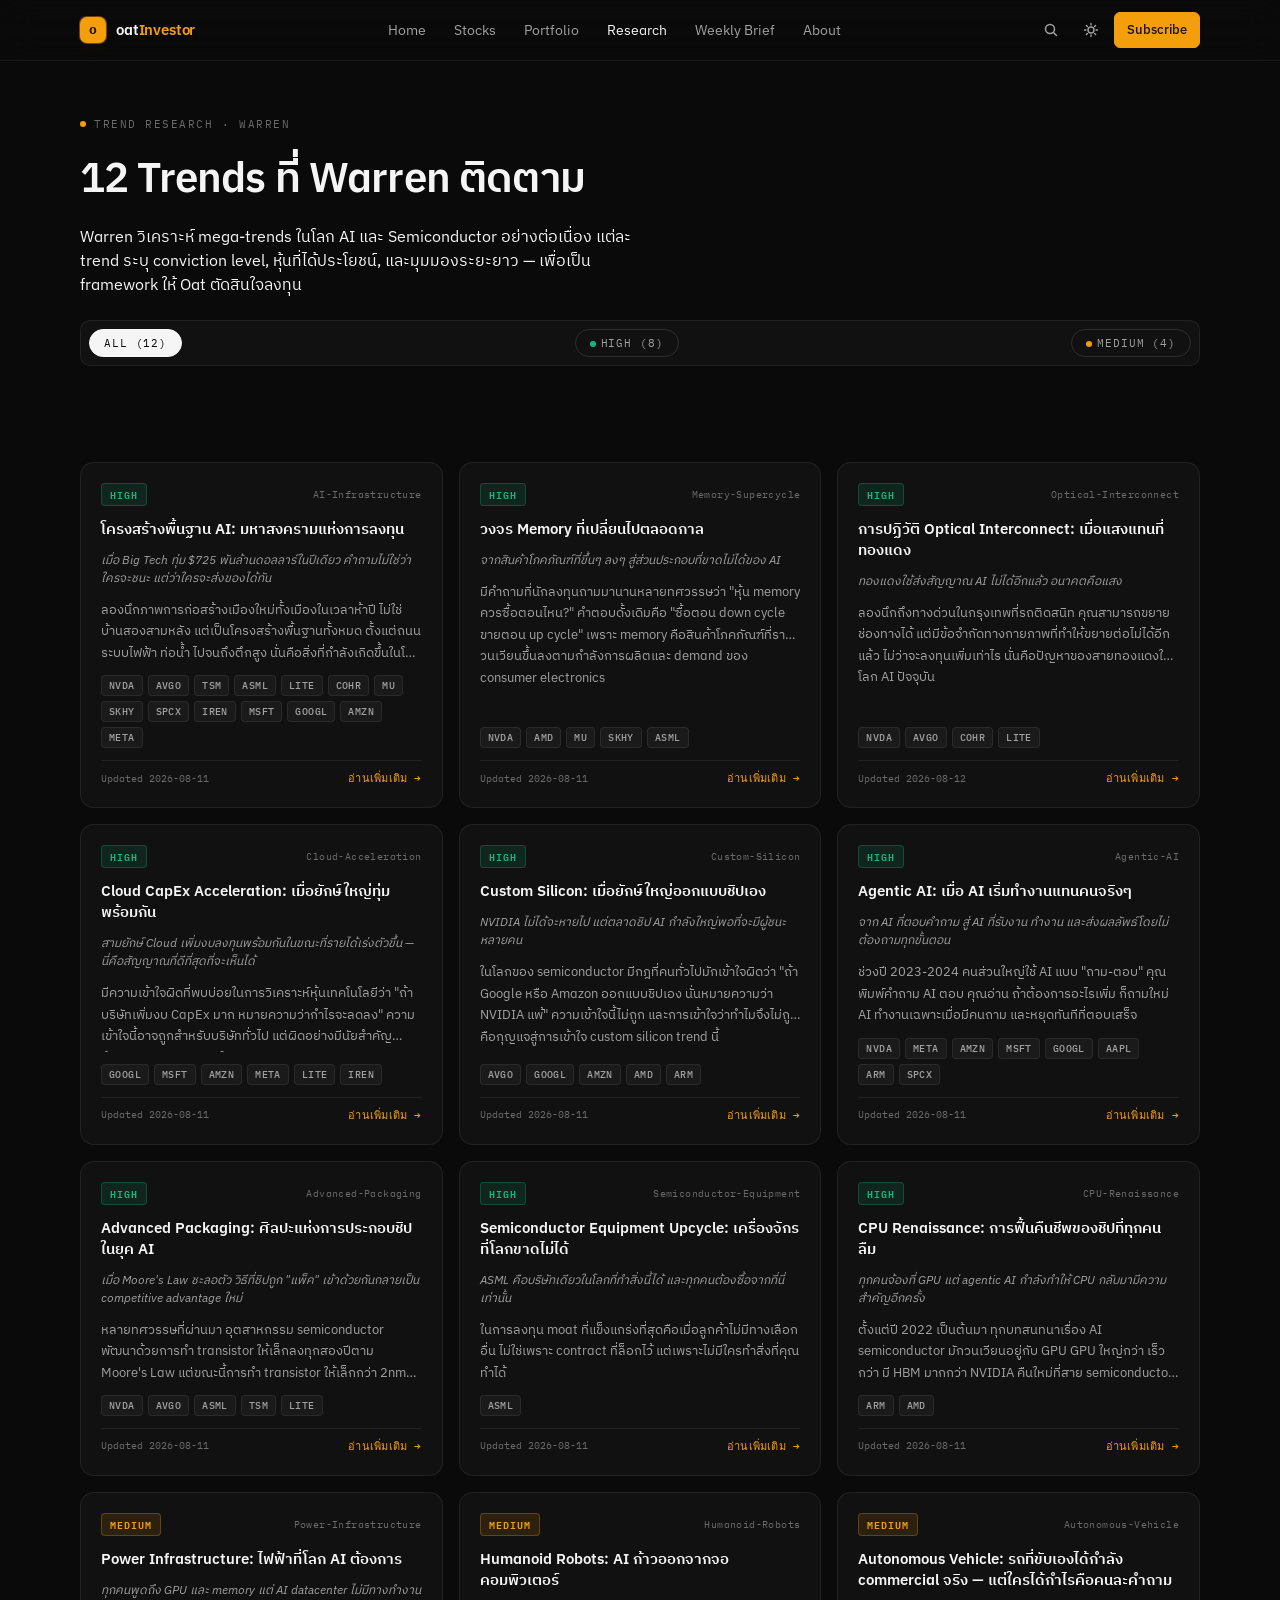
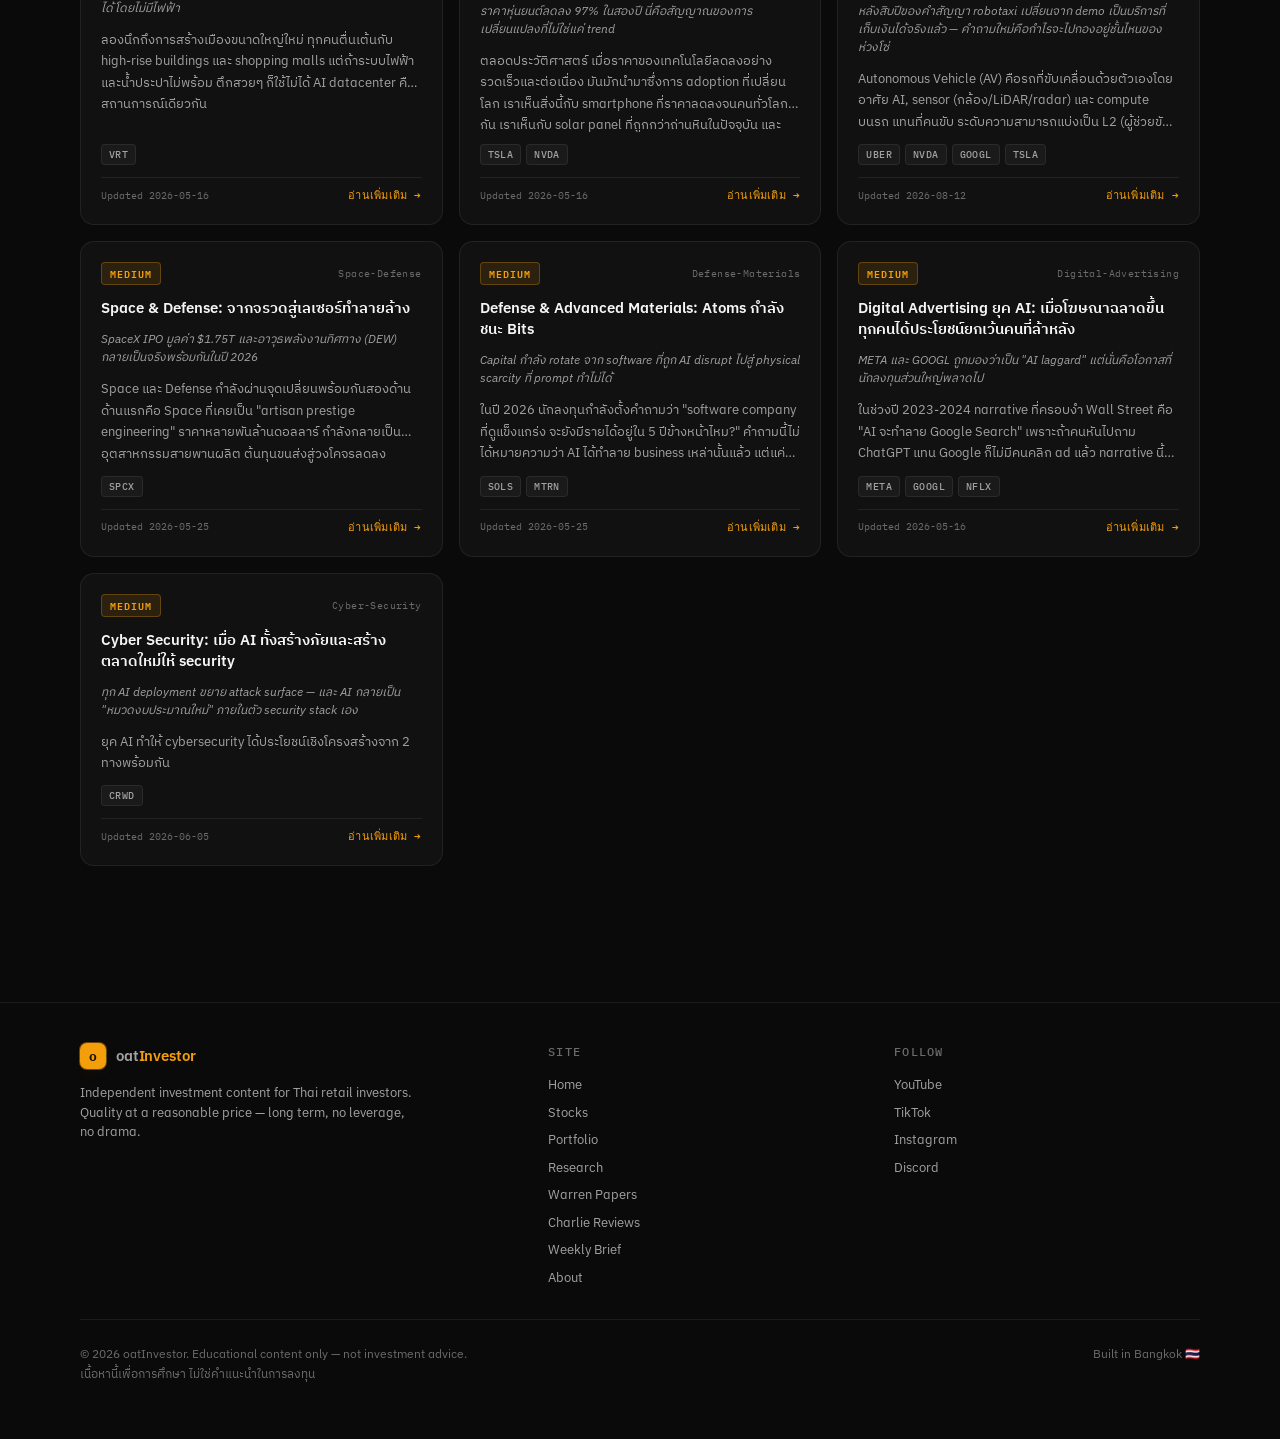
<file: research.html>
<!doctype html>
<html lang="th">
<head>
  <meta charset="utf-8" />
  <meta name="viewport" content="width=device-width, initial-scale=1" />
  <title>Trend Research · oatInvestor</title>
  <meta name="description" content="12 Trends ที่ Warren ติดตาม — AI Infrastructure, Memory Supercycle, Optical Interconnect และอีก 9 trends" />
  <link rel="preconnect" href="https://fonts.googleapis.com" />
  <link rel="preconnect" href="https://fonts.gstatic.com" crossorigin />
  <link href="https://fonts.googleapis.com/css2?family=IBM+Plex+Mono:wght@400;500;600&family=IBM+Plex+Sans+Thai:wght@400;500;600&family=IBM+Plex+Sans:wght@400;500;600;700&display=swap" rel="stylesheet" />
  <link rel="stylesheet" href="styles.css" />
  <style>
    /* ── Trend page specific styles ── */
    .trend-hero {
      padding: 48px 0 40px;
    }
    .filter-bar {
      display: flex;
      gap: 8px;
      flex-wrap: wrap;
      margin-top: 24px;
    }
    .filter-btn {
      font-family: var(--font-mono);
      font-size: 11px;
      letter-spacing: 0.08em;
      text-transform: uppercase;
      padding: 6px 14px;
      border-radius: 20px;
      border: 1px solid var(--hairline-strong);
      background: transparent;
      color: var(--fg-muted);
      cursor: pointer;
      transition: all 0.15s ease;
    }
    .filter-btn:hover {
      border-color: var(--fg-dim);
      color: var(--fg);
    }
    .filter-btn.active {
      background: var(--fg);
      color: var(--bg);
      border-color: var(--fg);
    }
    .filter-btn.active-high {
      background: var(--green-soft);
      color: var(--green);
      border-color: var(--green-line);
    }
    .filter-btn.active-med {
      background: var(--amber-soft);
      color: var(--amber);
      border-color: var(--amber-line);
    }

    /* ── Cards Grid ── */
    .trends-grid {
      display: grid;
      grid-template-columns: repeat(3, 1fr);
      gap: 16px;
      margin-top: 32px;
    }
    @media (max-width: 900px) {
      .trends-grid { grid-template-columns: repeat(2, 1fr); }
    }
    @media (max-width: 560px) {
      .trends-grid { grid-template-columns: 1fr; }
    }

    .trend-card {
      background: var(--bg-elev);
      border: 1px solid var(--hairline);
      border-radius: var(--radius-lg);
      padding: 20px;
      display: flex;
      flex-direction: column;
      gap: 12px;
      transition: border-color 0.15s ease, opacity 0.25s ease, transform 0.25s ease;
      cursor: default;
    }
    .trend-card:hover {
      border-color: var(--hairline-strong);
    }
    .trend-card.hidden {
      opacity: 0;
      pointer-events: none;
      transform: scale(0.97);
      position: absolute;
      visibility: hidden;
    }

    .card-top {
      display: flex;
      align-items: center;
      justify-content: space-between;
      gap: 8px;
    }
    .conviction-badge {
      font-family: var(--font-mono);
      font-size: 10px;
      font-weight: 600;
      letter-spacing: 0.1em;
      text-transform: uppercase;
      padding: 3px 8px;
      border-radius: 4px;
      flex-shrink: 0;
    }
    .conviction-HIGH {
      background: var(--green-soft);
      color: var(--green);
      border: 1px solid var(--green-line);
    }
    .conviction-MED, .conviction-MEDIUM {
      background: var(--amber-soft);
      color: var(--amber);
      border: 1px solid var(--amber-line);
    }
    .conviction-WATCH {
      background: var(--blue-soft);
      color: var(--blue);
      border: 1px solid var(--blue-line);
    }
    .card-tag {
      font-family: var(--font-mono);
      font-size: 10px;
      color: var(--fg-dim);
      letter-spacing: 0.04em;
    }

    .card-title {
      font-size: 15px;
      font-weight: 600;
      line-height: 1.4;
      color: var(--fg);
    }
    .card-subtitle {
      font-size: 12px;
      color: var(--fg-muted);
      font-style: italic;
      line-height: 1.5;
    }
    .card-summary {
      font-size: 13px;
      color: var(--fg-muted);
      line-height: 1.65;
      flex: 1;
      /* clamp to ~3 lines */
      display: -webkit-box;
      -webkit-line-clamp: 3;
      -webkit-box-orient: vertical;
      overflow: hidden;
    }

    .ticker-chips {
      display: flex;
      flex-wrap: wrap;
      gap: 5px;
    }
    .ticker-chip {
      font-family: var(--font-mono);
      font-size: 10px;
      font-weight: 500;
      padding: 2px 7px;
      border-radius: 4px;
      background: var(--chip-bg);
      border: 1px solid var(--hairline);
      color: var(--fg-muted);
      letter-spacing: 0.04em;
    }

    .card-footer {
      display: flex;
      align-items: center;
      justify-content: space-between;
      padding-top: 8px;
      border-top: 1px solid var(--hairline);
    }
    .card-date {
      font-family: var(--font-mono);
      font-size: 10px;
      color: var(--fg-dim);
    }
    .read-more-btn {
      font-family: var(--font-mono);
      font-size: 11px;
      font-weight: 500;
      color: var(--amber);
      background: none;
      border: none;
      cursor: pointer;
      padding: 0;
      letter-spacing: 0.02em;
      transition: color 0.12s ease;
    }
    .read-more-btn:hover {
      color: var(--fg);
    }

    /* ── Detail Panel (slide-in from right) ── */
    .panel-overlay {
      position: fixed;
      inset: 0;
      background: rgba(0,0,0,0.55);
      z-index: 200;
      opacity: 0;
      pointer-events: none;
      transition: opacity 0.25s ease;
    }
    .panel-overlay.open {
      opacity: 1;
      pointer-events: all;
    }
    .detail-panel {
      position: fixed;
      top: 0;
      right: 0;
      bottom: 0;
      width: min(680px, 100vw);
      background: var(--bg-elev);
      border-left: 1px solid var(--hairline-strong);
      z-index: 201;
      display: flex;
      flex-direction: column;
      transform: translateX(100%);
      transition: transform 0.28s cubic-bezier(0.4,0,0.2,1);
      overflow: hidden;
    }
    .detail-panel.open {
      transform: translateX(0);
    }
    .panel-header {
      display: flex;
      align-items: flex-start;
      justify-content: space-between;
      gap: 16px;
      padding: 20px 24px 16px;
      border-bottom: 1px solid var(--hairline);
      flex-shrink: 0;
    }
    .panel-header-meta {
      display: flex;
      flex-direction: column;
      gap: 8px;
    }
    .panel-header-badges {
      display: flex;
      align-items: center;
      gap: 8px;
      flex-wrap: wrap;
    }
    .panel-header-date {
      font-family: var(--font-mono);
      font-size: 11px;
      color: var(--fg-dim);
    }
    .panel-close {
      background: none;
      border: 1px solid var(--hairline);
      border-radius: var(--radius-sm);
      width: 32px;
      height: 32px;
      display: flex;
      align-items: center;
      justify-content: center;
      cursor: pointer;
      color: var(--fg-muted);
      flex-shrink: 0;
      transition: color 0.12s, border-color 0.12s;
    }
    .panel-close:hover {
      color: var(--fg);
      border-color: var(--hairline-strong);
    }
    .panel-body {
      flex: 1;
      overflow-y: auto;
      padding: 28px 24px 40px;
      -webkit-overflow-scrolling: touch;
    }

    /* ── Markdown rendered content ── */
    .md-content h1 {
      font-size: clamp(18px, 2.2vw, 24px);
      font-weight: 700;
      letter-spacing: -0.02em;
      margin: 0 0 8px;
      color: var(--fg);
    }
    .md-content .md-subtitle {
      font-style: italic;
      color: var(--fg-muted);
      font-size: 13px;
      margin-bottom: 20px;
      display: block;
    }
    .md-content h2 {
      font-size: 15px;
      font-weight: 600;
      color: var(--fg);
      margin: 28px 0 10px;
      padding-bottom: 6px;
      border-bottom: 1px solid var(--hairline);
    }
    .md-content h3 {
      font-size: 14px;
      font-weight: 600;
      color: var(--fg);
      margin: 16px 0 6px;
    }
    .md-content p {
      font-size: 14px;
      line-height: 1.75;
      color: var(--fg-muted);
      margin: 0 0 14px;
    }
    .md-content hr {
      border: none;
      border-top: 1px solid var(--hairline);
      margin: 20px 0;
    }
    .md-content strong {
      color: var(--fg);
      font-weight: 600;
    }
    .md-content em {
      color: var(--fg-muted);
    }
    .md-content .meta-line {
      font-family: var(--font-mono);
      font-size: 11px;
      color: var(--fg-dim);
      margin-bottom: 4px;
      display: none; /* hide raw conviction/updated lines — shown in panel header */
    }

    /* ── Empty state ── */
    .trends-empty {
      display: none;
      text-align: center;
      padding: 60px 20px;
      color: var(--fg-dim);
      font-size: 14px;
      grid-column: 1 / -1;
    }
  </style>
  <script src="trends.js"></script>
  <script src="app.js" defer></script>
</head>
<body>

<header class="nav">
  <div class="container nav-inner">
    <a href="index.html" class="brand"><span class="brand-mark">o</span><span class="brand-name">oat<b>Investor</b></span></a>
    <nav class="nav-links">
      <a href="index.html"     class="nav-link" data-nav="index">Home</a>
      <a href="stocks.html"   class="nav-link" data-nav="stocks">Stocks</a>
      <a href="portfolio.html" class="nav-link" data-nav="portfolio">Portfolio</a>
      <a href="research.html"  class="nav-link" data-nav="research">Research</a>
      <a href="brief.html"    class="nav-link" data-nav="brief">Weekly Brief</a>
      <a href="about.html"    class="nav-link" data-nav="about">About</a>
    </nav>
    <div class="nav-actions">
      <button class="icon-btn" aria-label="Search">
        <svg viewBox="0 0 16 16" fill="none" stroke="currentColor" stroke-width="1.5"><circle cx="7" cy="7" r="4.5"/><path d="m10.5 10.5 3 3" stroke-linecap="round"/></svg>
      </button>
      <button class="icon-btn" data-theme-toggle aria-label="Toggle theme">
        <svg data-icon-sun viewBox="0 0 16 16" fill="none" stroke="currentColor" stroke-width="1.4" stroke-linecap="round"><circle cx="8" cy="8" r="3"/><path d="M8 1.5v1.5M8 13v1.5M14.5 8H13M3 8H1.5M12.6 3.4l-1.05 1.05M4.45 11.55 3.4 12.6M12.6 12.6l-1.05-1.05M4.45 4.45 3.4 3.4"/></svg>
        <svg data-icon-moon viewBox="0 0 16 16" fill="none" stroke="currentColor" stroke-width="1.4" stroke-linejoin="round" style="display:none"><path d="M13.5 9.5A5.5 5.5 0 1 1 6.5 2.5a4.5 4.5 0 0 0 7 7Z"/></svg>
      </button>
      <a href="brief.html" class="btn btn-primary" style="font-size:13px;padding:7px 12px">Subscribe</a>
    </div>
  </div>
</header>

<!-- HERO -->
<section class="trend-hero">
  <div class="container">
    <span class="eyebrow">Trend Research · Warren</span>
    <h1 style="font-size:clamp(28px,3.5vw,42px); margin:12px 0 16px; letter-spacing:-0.02em">12 Trends ที่ Warren ติดตาม</h1>
    <p class="lead" style="max-width:58ch">
      Warren วิเคราะห์ mega-trends ในโลก AI และ Semiconductor อย่างต่อเนื่อง แต่ละ trend ระบุ conviction level, หุ้นที่ได้ประโยชน์, และมุมมองระยะยาว — เพื่อเป็น framework ให้ Oat ตัดสินใจลงทุน
    </p>

    <div class="filter-bar" id="filterBar">
      <button class="filter-btn active" data-filter="ALL">All (12)</button>
      <button class="filter-btn" data-filter="HIGH">
        <span style="display:inline-block;width:6px;height:6px;border-radius:50%;background:var(--green);margin-right:5px;vertical-align:middle"></span>HIGH (8)
      </button>
      <button class="filter-btn" data-filter="MED">
        <span style="display:inline-block;width:6px;height:6px;border-radius:50%;background:var(--amber);margin-right:5px;vertical-align:middle"></span>MEDIUM (4)
      </button>
    </div>
  </div>
</section>

<!-- TREND CARDS -->
<section class="section" style="padding-top:0">
  <div class="container">
    <div class="trends-grid" id="trendsGrid">
      <!-- Populated by JS -->
    </div>
  </div>
</section>

<!-- DETAIL PANEL OVERLAY -->
<div class="panel-overlay" id="panelOverlay"></div>

<!-- DETAIL PANEL -->
<div class="detail-panel" id="detailPanel" role="dialog" aria-modal="true" aria-label="Trend Detail">
  <div class="panel-header">
    <div class="panel-header-meta">
      <div class="panel-header-badges" id="panelBadges">
        <!-- badges injected by JS -->
      </div>
      <div class="panel-header-date" id="panelDate"></div>
    </div>
    <button class="panel-close" id="panelClose" aria-label="ปิด">
      <svg width="14" height="14" viewBox="0 0 14 14" fill="none" stroke="currentColor" stroke-width="2" stroke-linecap="round">
        <path d="M1 1l12 12M13 1L1 13"/>
      </svg>
    </button>
  </div>
  <div class="panel-body">
    <div class="md-content" id="panelContent"></div>
  </div>
</div>

<footer class="footer">
  <div class="container">
    <div class="footer-grid">
      <div class="footer-col">
        <div class="brand" style="margin-bottom:14px"><span class="brand-mark">o</span><span class="brand-name">oat<b>Investor</b></span></div>
        <p style="max-width:42ch; color:var(--fg-muted)">Independent investment content for Thai retail investors. Quality at a reasonable price — long term, no leverage, no drama.</p>
      </div>
      <div class="footer-col">
        <h4>Site</h4>
        <ul>
          <li><a href="index.html">Home</a></li>
          <li><a href="stocks.html">Stocks</a></li>
          <li><a href="portfolio.html">Portfolio</a></li>
          <li><a href="research.html">Research</a></li>
          <li><a href="papers.html">Warren Papers</a></li>
          <li><a href="charlie.html">Charlie Reviews</a></li>
          <li><a href="brief.html">Weekly Brief</a></li>
          <li><a href="about.html">About</a></li>
        </ul>
      </div>
      <div class="footer-col">
        <h4>Follow</h4>
        <ul>
          <li><a href="https://youtube.com/@oatinvestor" target="_blank" rel="noopener">YouTube</a></li>
          <li><a href="https://tiktok.com/@oatinvestor" target="_blank" rel="noopener">TikTok</a></li>
          <li><a href="https://instagram.com/oatinvestor" target="_blank" rel="noopener">Instagram</a></li>
          <li><a href="#discord">Discord</a></li>
        </ul>
      </div>
    </div>
    <div class="footer-disclaimer">
      <span>© 2026 oatInvestor. Educational content only — not investment advice.<br/>เนื้อหานี้เพื่อการศึกษา ไม่ใช่คำแนะนำในการลงทุน</span>
      <span>Built in Bangkok 🇹🇭</span>
    </div>
  </div>
</footer>

<script>
(function () {
  // ─── Markdown → HTML renderer ───────────────────────────────────────────────
  function renderMarkdown(md) {
    const lines = md.split('\n');
    const out = [];
    let inParagraph = false;
    let i = 0;

    function closeParagraph() {
      if (inParagraph) { out.push('</p>'); inParagraph = false; }
    }

    function inlineFormat(text) {
      // Skip the meta lines (conviction / last updated) — we show them in header
      if (/^\*\*Warren's Conviction:\*\*/.test(text)) return null;
      if (/^\*\*Last Updated:\*\*/.test(text)) return null;

      // Bold: **text**
      text = text.replace(/\*\*(.+?)\*\*/g, '<strong>$1</strong>');
      // Italic: *text* (not already closed by bold)
      text = text.replace(/(?<!\*)\*(?!\*)(.+?)(?<!\*)\*(?!\*)/g, '<em>$1</em>');
      return text;
    }

    while (i < lines.length) {
      const raw = lines[i];
      const line = raw.trimEnd();

      // H1
      if (line.startsWith('# ')) {
        closeParagraph();
        out.push(`<h1>${esc(line.slice(2))}</h1>`);
        i++; continue;
      }
      // H2
      if (line.startsWith('## ')) {
        closeParagraph();
        out.push(`<h2>${esc(line.slice(3))}</h2>`);
        i++; continue;
      }
      // H3
      if (line.startsWith('### ')) {
        closeParagraph();
        out.push(`<h3>${esc(line.slice(4))}</h3>`);
        i++; continue;
      }
      // HR
      if (/^---+$/.test(line.trim())) {
        closeParagraph();
        out.push('<hr>');
        i++; continue;
      }
      // Subtitle line (*text*) immediately after h1 — render as span
      if (/^\*[^*]+\*$/.test(line.trim())) {
        closeParagraph();
        const inner = line.trim().slice(1, -1);
        out.push(`<span class="md-subtitle">${esc(inner)}</span>`);
        i++; continue;
      }
      // Empty line
      if (line.trim() === '') {
        closeParagraph();
        i++; continue;
      }

      // Normal text line
      const formatted = inlineFormat(line);
      if (formatted === null) {
        // meta line we skip
        i++; continue;
      }
      if (!inParagraph) {
        out.push('<p>');
        inParagraph = true;
      } else {
        out.push(' ');
      }
      out.push(formatted);
      i++;
    }
    closeParagraph();
    return out.join('');
  }

  function esc(str) {
    return str
      .replace(/&/g, '&amp;')
      .replace(/</g, '&lt;')
      .replace(/>/g, '&gt;');
  }

  // ─── Render cards ────────────────────────────────────────────────────────────
  function convictionBadgeClass(conviction) {
    if (conviction === 'HIGH') return 'conviction-HIGH';
    if (conviction === 'MED' || conviction === 'MEDIUM') return 'conviction-MED';
    return 'conviction-WATCH';
  }

  function convictionLabel(conviction) {
    if (conviction === 'MED') return 'MEDIUM';
    return conviction;
  }

  function buildCard(trend) {
    const card = document.createElement('div');
    card.className = 'trend-card';
    card.dataset.conviction = trend.conviction;

    const badgeClass = convictionBadgeClass(trend.conviction);
    const badgeLabel = convictionLabel(trend.conviction);

    const tickerChips = trend.tickers.map(t =>
      `<span class="ticker-chip">${t}</span>`
    ).join('');

    card.innerHTML = `
      <div class="card-top">
        <span class="conviction-badge ${badgeClass}">${badgeLabel}</span>
        <span class="card-tag">${trend.tag}</span>
      </div>
      <div class="card-title">${esc(trend.title)}</div>
      <div class="card-subtitle">${esc(trend.subtitle)}</div>
      <div class="card-summary">${esc(trend.summary)}</div>
      <div class="ticker-chips">${tickerChips}</div>
      <div class="card-footer">
        <span class="card-date">Updated ${trend.last_updated}</span>
        <button class="read-more-btn" data-tag="${trend.tag}">อ่านเพิ่มเติม →</button>
      </div>
    `;

    card.querySelector('.read-more-btn').addEventListener('click', () => openPanel(trend));
    return card;
  }

  const grid = document.getElementById('trendsGrid');

  function renderGrid(filter) {
    grid.innerHTML = '';
    let shown = 0;
    TRENDS_DATA.forEach(trend => {
      const conviction = trend.conviction;
      const show = filter === 'ALL'
        || (filter === 'HIGH' && conviction === 'HIGH')
        || (filter === 'MED' && (conviction === 'MED' || conviction === 'MEDIUM'));
      if (show) {
        grid.appendChild(buildCard(trend));
        shown++;
      }
    });
    if (shown === 0) {
      const empty = document.createElement('div');
      empty.className = 'trends-empty';
      empty.style.display = 'block';
      empty.textContent = 'ไม่พบ Trend ในกลุ่มนี้';
      grid.appendChild(empty);
    }
  }

  // ─── Filter buttons ──────────────────────────────────────────────────────────
  let activeFilter = 'ALL';
  document.getElementById('filterBar').addEventListener('click', function(e) {
    const btn = e.target.closest('[data-filter]');
    if (!btn) return;
    activeFilter = btn.dataset.filter;
    document.querySelectorAll('.filter-btn').forEach(b => {
      b.classList.remove('active', 'active-high', 'active-med');
    });
    if (activeFilter === 'HIGH') btn.classList.add('active-high');
    else if (activeFilter === 'MED') btn.classList.add('active-med');
    else btn.classList.add('active');
    renderGrid(activeFilter);
  });

  // ─── Detail Panel ────────────────────────────────────────────────────────────
  const overlay   = document.getElementById('panelOverlay');
  const panel     = document.getElementById('detailPanel');
  const panelBadges  = document.getElementById('panelBadges');
  const panelDate    = document.getElementById('panelDate');
  const panelContent = document.getElementById('panelContent');
  const panelClose   = document.getElementById('panelClose');

  function openPanel(trend) {
    const badgeClass = convictionBadgeClass(trend.conviction);
    const badgeLabel = convictionLabel(trend.conviction);

    panelBadges.innerHTML = `
      <span class="conviction-badge ${badgeClass}">${badgeLabel}</span>
      <span style="font-family:var(--font-mono);font-size:11px;color:var(--fg-dim);letter-spacing:0.06em;text-transform:uppercase">${trend.tag}</span>
    `;
    panelDate.textContent = `Last Updated: ${trend.last_updated}`;
    panelContent.innerHTML = renderMarkdown(trend.content);
    panelContent.scrollTop = 0;
    panel.querySelector('.panel-body').scrollTop = 0;

    overlay.classList.add('open');
    panel.classList.add('open');
    document.body.style.overflow = 'hidden';

    // Set focus for accessibility
    panelClose.focus();
  }

  function closePanel() {
    overlay.classList.remove('open');
    panel.classList.remove('open');
    document.body.style.overflow = '';
  }

  panelClose.addEventListener('click', closePanel);
  overlay.addEventListener('click', closePanel);
  document.addEventListener('keydown', function(e) {
    if (e.key === 'Escape' && panel.classList.contains('open')) closePanel();
  });

  // ─── Initial render ──────────────────────────────────────────────────────────
  renderGrid('ALL');

  // ─── Deep-link: research.html?trend=AI-Infrastructure ────────────────────────
  const deepTag = new URLSearchParams(location.search).get('trend');
  if (deepTag) {
    const target = TRENDS_DATA.find(t => t.tag === deepTag);
    if (target) openPanel(target);
  }
})();
</script>

</body>
</html>
</file>
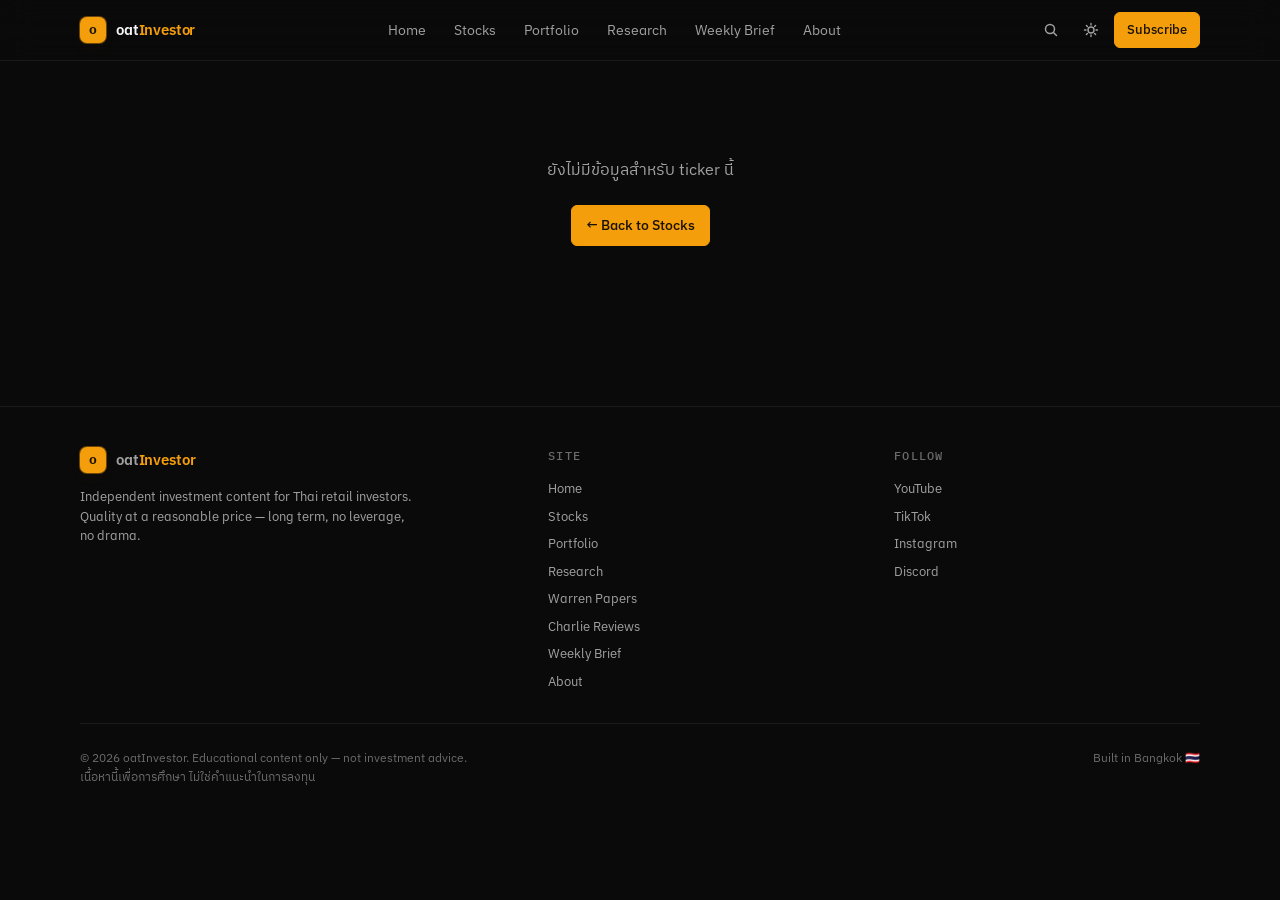
<file: stock.html>
<!doctype html>
<html lang="th">
<head>
  <meta charset="utf-8" />
  <meta name="viewport" content="width=device-width, initial-scale=1" />
  <title>Stock · oatInvestor</title>
  <link rel="preconnect" href="https://fonts.googleapis.com" />
  <link rel="preconnect" href="https://fonts.gstatic.com" crossorigin />
  <link href="https://fonts.googleapis.com/css2?family=IBM+Plex+Mono:wght@400;500;600&family=IBM+Plex+Sans+Thai:wght@400;500;600&family=IBM+Plex+Sans:wght@400;500;600;700&display=swap" rel="stylesheet" />
  <link rel="stylesheet" href="styles.css" />
  <script src="trends.js"></script>
  <script src="knowledge.js?v=20261015161239"></script>
  <script src="app.js" defer></script>
  <style>
    .trend-panel-overlay {
      position: fixed; inset: 0;
      background: rgba(0,0,0,0.55);
      z-index: 200; opacity: 0; pointer-events: none;
      transition: opacity 0.25s ease;
    }
    .trend-panel-overlay.open { opacity: 1; pointer-events: all; }
    .trend-detail-panel {
      position: fixed; top: 0; right: 0; bottom: 0;
      width: min(680px, 100vw);
      background: var(--bg-elev);
      border-left: 1px solid var(--hairline-strong);
      z-index: 201; display: flex; flex-direction: column;
      transform: translateX(100%);
      transition: transform 0.28s cubic-bezier(0.4,0,0.2,1);
      overflow: hidden;
    }
    .trend-detail-panel.open { transform: translateX(0); }
    .trend-panel-header {
      display: flex; align-items: flex-start; justify-content: space-between;
      gap: 16px; padding: 20px 24px 16px;
      border-bottom: 1px solid var(--hairline); flex-shrink: 0;
    }
    .trend-panel-body { flex: 1; overflow-y: auto; padding: 28px 24px 40px; -webkit-overflow-scrolling: touch; }
    .trend-panel-close {
      background: none; border: 1px solid var(--hairline); border-radius: var(--radius-sm);
      width: 32px; height: 32px; display: flex; align-items: center; justify-content: center;
      cursor: pointer; color: var(--fg-muted); flex-shrink: 0; transition: color 0.12s, border-color 0.12s;
    }
    .trend-panel-close:hover { color: var(--fg); border-color: var(--hairline-strong); }
    /* Charlie Review Panel */
    .charlie-panel-overlay {
      position: fixed; inset: 0;
      background: rgba(0,0,0,0.55);
      z-index: 200; opacity: 0; pointer-events: none;
      transition: opacity 0.25s ease;
    }
    .charlie-panel-overlay.open { opacity: 1; pointer-events: all; }
    .charlie-detail-panel {
      position: fixed; top: 0; right: 0; bottom: 0;
      width: min(680px, 100vw);
      background: var(--bg-elev);
      border-left: 1px solid var(--hairline-strong);
      z-index: 201; display: flex; flex-direction: column;
      transform: translateX(100%);
      transition: transform 0.28s cubic-bezier(0.4,0,0.2,1);
      overflow: hidden;
    }
    .charlie-detail-panel.open { transform: translateX(0); }
    .charlie-verdict-agree   { color: var(--green); }
    .charlie-verdict-caution { color: var(--amber); }
    .charlie-verdict-disagree { color: #ef4444; }
    #charlie-review-btn:hover { color: var(--fg); border-color: var(--hairline-strong); }
  </style>
</head>
<body>

<header class="nav">
  <div class="container nav-inner">
    <a href="index.html" class="brand"><span class="brand-mark">o</span><span class="brand-name">oat<b>Investor</b></span></a>
    <nav class="nav-links">
      <a href="index.html"     class="nav-link" data-nav="index">Home</a>
      <a href="stocks.html"    class="nav-link" data-nav="stocks">Stocks</a>
      <a href="portfolio.html" class="nav-link" data-nav="portfolio">Portfolio</a>
      <a href="research.html"  class="nav-link" data-nav="research">Research</a>
      <a href="brief.html"     class="nav-link" data-nav="brief">Weekly Brief</a>
      <a href="about.html"     class="nav-link" data-nav="about">About</a>
    </nav>
    <div class="nav-actions">
      <button class="icon-btn" aria-label="Search">
        <svg viewBox="0 0 16 16" fill="none" stroke="currentColor" stroke-width="1.5"><circle cx="7" cy="7" r="4.5"/><path d="m10.5 10.5 3 3" stroke-linecap="round"/></svg>
      </button>
      <button class="icon-btn" data-theme-toggle aria-label="Toggle theme">
        <svg data-icon-sun viewBox="0 0 16 16" fill="none" stroke="currentColor" stroke-width="1.4" stroke-linecap="round"><circle cx="8" cy="8" r="3"/><path d="M8 1.5v1.5M8 13v1.5M14.5 8H13M3 8H1.5M12.6 3.4l-1.05 1.05M4.45 11.55 3.4 12.6M12.6 12.6l-1.05-1.05M4.45 4.45 3.4 3.4"/></svg>
        <svg data-icon-moon viewBox="0 0 16 16" fill="none" stroke="currentColor" stroke-width="1.4" stroke-linejoin="round" style="display:none"><path d="M13.5 9.5A5.5 5.5 0 1 1 6.5 2.5a4.5 4.5 0 0 0 7 7Z"/></svg>
      </button>
      <a href="brief.html" class="btn btn-primary" style="font-size:13px;padding:7px 12px">Subscribe</a>
    </div>
  </div>
</header>

<!-- STOCK CONTENT (rendered by JS) -->
<div id="stock-root"></div>

<footer class="footer">
  <div class="container">
    <div class="footer-grid">
      <div class="footer-col">
        <div class="brand" style="margin-bottom:14px">
          <span class="brand-mark">o</span>
          <span class="brand-name">oat<b>Investor</b></span>
        </div>
        <p style="max-width:42ch; color:var(--fg-muted)">
          Independent investment content for Thai retail investors. Quality at a reasonable price — long term, no leverage, no drama.
        </p>
      </div>
      <div class="footer-col">
        <h4>Site</h4>
        <ul>
          <li><a href="index.html">Home</a></li>
          <li><a href="stocks.html">Stocks</a></li>
          <li><a href="portfolio.html">Portfolio</a></li>
          <li><a href="research.html">Research</a></li>
          <li><a href="papers.html">Warren Papers</a></li>
          <li><a href="charlie.html">Charlie Reviews</a></li>
          <li><a href="brief.html">Weekly Brief</a></li>
          <li><a href="about.html">About</a></li>
        </ul>
      </div>
      <div class="footer-col">
        <h4>Follow</h4>
        <ul>
          <li><a href="https://youtube.com/@oatinvestor" target="_blank" rel="noopener">YouTube</a></li>
          <li><a href="https://tiktok.com/@oatinvestor" target="_blank" rel="noopener">TikTok</a></li>
          <li><a href="https://instagram.com/oatinvestor" target="_blank" rel="noopener">Instagram</a></li>
          <li><a href="#discord">Discord</a></li>
        </ul>
      </div>
    </div>
    <div class="footer-disclaimer">
      <span>© 2026 oatInvestor. Educational content only — not investment advice.<br/>เนื้อหานี้เพื่อการศึกษา ไม่ใช่คำแนะนำในการลงทุน</span>
      <span>Built in Bangkok 🇹🇭</span>
    </div>
  </div>
</footer>

<script>
// ─── Stock Data (loaded from data/stocks.json) ─────────────────────────────
let STOCKS = {};

// ─── Legacy inline data (fallback if stocks.json fails to load) ────────────
const STOCKS_INLINE = {
  NVDA: {
    name: 'NVIDIA Corporation', sector: 'Semiconductor', sectorSlug: 'semi',
    chips: ['Semiconductor', 'AI Infrastructure'],
    action: 'buy', actionLabel: 'Buy', conviction: 5,
    waf: 8.78, wafBadge: 'waf-mid', wafComposite: 'waf-composite-blue',
    price: 221.3, fv: 384, mos: 42.37, fpe: 14.42, peg: 0.48,
    scores: { bq: [9.5,'green',95], gp: [9.7,'green',97], va: [9.0,'green',90], ra: [5.1,'orange',51] },
    story_gate: { passed: true, status: 'PASS', tier: '🚀 Pre-Inevitable', tier_slug: 'pre-inevitable', what: 'NVIDIA sells full-stack AI factory platforms (Blackwell → Vera Rubin) dominated by CUDA ecosystem lock-in (7.5M devs, 1.5M AI models) + Vera CPU $200B TAM purpose-built for agentic AI + Physical AI ($9B+ 12mo).', why: 'Consensus was treating the July 2026 AI/semiconductor selloff as a sector-wide re-rating that should hit NVDA equally; Warren saw NVDA\'s Asia buyer-list tightening as company-specific compliance friction on an already-priced risk category, not demand destruction — confirmed 07-27 when the SK Hynix-linked HBM tightness fear resolved in NVDA\'s favor via a $500B preferential-supply agreement. **2026-07-31 update:** attention has shifted to a genuinely new risk — reports (07-27/07-28) that NVDA is negotiating to guarantee up to $250B in lease payments for a 10GW OpenAI/SoftBank data center plus a separate ~$350B GPU-purchase financing facility, reigniting "circular financing" concerns (Burry citing NVDA 5yr CDS spreads +~90% YTD; IMF/BIS flagging systemic risk at the macro level). Second-level read: this is not a demand-thesis change (Vera Rubin production, CUDA lock-in, $145B supply commitments all stand) but IS a real new counterparty/contingent-liability risk category that didn\'t exist before 07-27 — priced in via a -5.7% underperformance vs. the broader semiconductor sector\'s +10-17% rally on 07-30 (MSFT/Samsung earnings eased AI-capex-cut fears). Widening MoS to 33.2% reflects the market extracting a real risk premium, not an emerging discount to an unchanged thesis. **2026-08-04 update:** price recovered +3.1% on 08-03 (sentiment reversal, no new fundamental — WebSearch confirms next earnings not until Aug 26) with no change to the circular-financing overhang (still talks-stage, same $250B/$350B figures being recirculated in 08-03 headline). MoS narrows back to 29.2% but remains far clear of the 15% gate; thesis and risk assessment unchanged this batch.', risk: 'Vera Rubin ramp slips >1 quarter, OR hyperscaler CapEx cuts >30%, OR a genuine competitive GPU ships at scale, OR AMD DC GPU share materializes near UBS\'s ~$43B C2027 model while NVDA\'s accelerator-dollar share falls (the CUDA-erosion falsifier, 08-11), OR one of the vendor-financing guarantees (OpenAI $250B lease backstop / $350B purchase financing / the new >$500B multi-partner platform\'s 25%-residual-value chip guarantees) actually closes and a counterparty subsequently defaults/restructures, crystallizing the "circular financing" bear case into a real balance-sheet loss rather than a CDS-spread worry.', updated: '2026-10-15' },
    idea: 'Refresh 10-15 — price -5.4% ($233.95->$221.30); MoS 42.37% vs gate 15% (regime shift back to Normal) = passes by 27 pts; PEG 0.48, ER 41.7%/yr, WAF 8.78. FV $384 carried (FY28 guide-midpoint basis). Reflection AI talks = acqui-hire pattern (antitrust watch), not a FV input. BUY holds — position cap 25% (TQR Strong).',
    bull: ['CUDA ecosystem 7.5M developers = switching cost ที่แทบเป็นไปไม่ได้จะ migrate', 'Blackwell architecture รัน majority ของ Data Center revenue แล้ว', 'FY2026 Revenue $215.9B +65% YoY, FCF $96.6B = cash machine', 'Q1 FY2027 guidance $78B = growth ยังไม่หยุด', 'Full-stack AI factory: GPU + Networking + Software (CUDA/NIM)'],
    risk: ['Valuation สูง — ต้องการ execution perfect หลายปีต่อเนื่อง', 'US export restrictions ต่อ China H20 chips กระทบ revenue ทันที', 'Customer concentration: 2 ลูกค้าแรก = 36% ของ revenue ทั้งหมด', 'AMD MI455X competition ใน memory bandwidth — ROCm กำลังตามทัน', 'Antitrust สอบสวนจากหลายประเทศเรื่อง GPU supply allocation'],
    updated: '2026-10-15'
  },
  MSFT: {
    name: 'Microsoft', sector: 'Big Tech', sectorSlug: 'bigtech',
    chips: ['Big Tech', 'Cloud + AI + Productivity'],
    action: 'watch', actionLabel: 'Watch', conviction: 4,
    waf: 8.05, wafBadge: 'waf-mid', wafComposite: 'waf-composite-blue',
    price: 535.07, fv: 562, mos: 4.79, fpe: 23.98, peg: 1.34,
    scores: { bq: [9.5,'green',95], gp: [9.0,'green',90], va: [5.8,'orange',58], ra: [7.0,'amber',70] },
    story_gate: { passed: true, status: 'PASS', tier: '🏛️ Inevitable', tier_slug: 'inevitable', what: 'Microsoft ขายชั้น monetization ของ enterprise AI ผ่าน Azure (+43% YoY ใน Q4 FY2026, guide ~45% CC), GitHub Copilot และ M365 Copilot (30M+ paid seats) บนฐาน distribution ที่ฝังลึกที่สุดในองค์กรทั่วโลก — ชนะเพราะลูกค้าต้องเปลี่ยนทั้ง identity/data/productivity stack พร้อมกันถึงจะย้ายออกได้', why: 'Consensus มองว่า MSFT คือ "ของดีที่ราคาเต็มเสมอ" และอ้าง forward P/E ~22× ว่าไม่ถูก — Warren เห็นต่างที่ **จุดที่ consensus ยังไม่ปรับตาม คือ ปีฐาน ไม่ใช่ตัวธุรกิจ**: เมื่อย้ายปีฐานไป FY2028 ตาม convention ของ full refresh นี้ FV = $562 ทำให้ MoS พลิกจากติดลบเป็นบวก — และ**ตอนนี้ (08-25) ราคาลดลงอีก +market gate ผ่อนลง (VIX Calm→Normal) ทำให้ MoS ขยับใกล้ gate เข้าไปอีก** จาก 11.85% (ขาด gate เดิม 20% อยู่ 8.15 จุด) เป็น 13.29% (ขาด gate ใหม่ 15% อยู่เพียง 1.71 จุด — **เข้าแถบ near-miss/STARTER 8-15% แล้ว**) ช่องว่างยังไม่ปิดสนิท แต่แคบลงมากในรอบเดียว', risk: 'Azure growth ชะลอต่ำกว่า 15% สองไตรมาสติด, หรือ OpenAI ลด exclusivity จนกระทบ Copilot ecosystem จริง, หรือ contractual obligations $743.8B + uncommenced leases $329.1B เริ่มกด FCF ต่อเนื่องเกิน 3 ไตรมาสโดยไม่มี ROIC ตามทัน, หรือคดี securities class action (W.D. Wash.) พิสูจน์ว่ามีการดึง compute ออกจาก Azure ไปแก้ Copilot จริงตามที่ฟ้อง', updated: '2026-10-11' },
    idea: 'WATCH (no longer near-miss): price +3.4% to $535.07 plus gate regime shift 15%->20% moved STARTER band to 13-20; MoS 4.79% is 8.2 pts below floor. PEG 1.34, ER 18.89%/yr, WAF 8.05 HIGH, Inevitable, TQR Core - quality is the best in the cloud layer, price is not. STARTER trigger <= ~$489, BUY <= ~$450 (while gate 20%).',
    bull: ['Azure +29% YoY Q3 FY2026, AI revenue accelerating — RPO backlog $627B+', 'GitHub Copilot 15M+ paid seats = AI productivity เข้าสู่ enterprise mainstream', 'M365 Copilot adoption inflect — per-seat $30/mo licensing scalable', 'Cloud Margins expanding = operating leverage แข็งแกร่ง', 'OpenAI partnership = first-mover ใน enterprise AI tooling'],
    risk: ['Valuation P/E 32x เริ่มเกิน fair value ถ้า Azure growth ชะลอ', 'OpenAI dependency — ถ้า OpenAI เปลี่ยน strategy กระทบ MSFT', 'Gaming segment อ่อนแอ Activision integration cost สูง', 'EU antitrust investigation Teams bundling ยังดำเนินอยู่', 'CapEx AI infrastructure กด FCF ระยะสั้น 2026-2027'],
    updated: '2026-10-11'
  },
  TSM: {
    name: 'Taiwan Semiconductor', sector: 'Semiconductor', sectorSlug: 'semi',
    chips: ['Semiconductor', 'Advanced Foundry'],
    action: 'hold', actionLabel: 'Hold', conviction: 4,
    waf: 7.98, wafBadge: 'waf-mid', wafComposite: 'waf-composite-blue',
    price: 430.0, fv: 423.4, mos: -1.56, fpe: 20.31, peg: 1.02,
    scores: { bq: [9.5,'green',95], gp: [9.5,'green',95], va: [5.8,'orange',58], ra: [5.5,'orange',55] },
    story_gate: { passed: true, status: 'PASS', tier: '🏛️ Inevitable', tier_slug: 'inevitable', what: 'TSMC is the sole high-volume producer of advanced semiconductors (N3, N2, A16) — no top-tier AI chip ships without TSMC; NVIDIA-TSMC partnership locks in the relationship long-term.', why: 'Consensus อ่าน Q2 print ว่า "ดีแต่ priced-in, จับตา margin/capex" — Warren เห็น second-level signal ที่ FY2026 growth guidance ขึ้นเป็น **ครั้งที่สองของปี** (>30%→"slightly above 40%") + CapEx ขึ้นเป็น $60–64B + Arizona +$100B + demand "stronger and stronger" และ supply ตึงถึง 2029–2030 = demand เร่งจริง ไม่ใช่แค่ทรงตัว. แต่หลัง FV recalibration ใช้ consensus EPS (ไม่ใช้ peak-year) FV base ขยับเป็น ~$420 และราคา $403.41 → **MoS เหลือ ~4% เท่านั้น** = ซื้อเกือบเต็มมูลค่า. edge จึงไม่ใช่ "ราคาถูก" แต่คือ "คุณภาพหายากระดับ Inevitable ที่ควรถือ ไม่เติมจนกว่าจะมี buffer".', risk: 'US-Taiwan geopolitical escalates to military action, OR Apple+NVIDIA shift >30% of volume to Samsung/Intel Foundry simultaneously, OR the guided H2 margin compression (N2 ramp −3–4pp GM) proves deeper/longer than management indicated.', updated: '2026-10-15' },
    idea: 'Q3 rebase 10-15 — beat (US$46.72B vs guide 44.6-45.8) + Q4 guide US$52.3-54.3B; FY27 consensus NT$7.43T -> FV $411->$423; price $430 (pre-print close) -> MoS -1.56% vs gate 15% (16.6 pts short). PEG 1.02, ER 19.7%, WAF 7.98 HIGH. HOLD (holding; no add). ⚠️ price does not reflect today\'s print.',
    bull: ['N2/A16 process leadership — Intel, Samsung ยัง catch up ไม่ถึง', 'CoWoS advanced packaging chokepoint สำหรับ AI chips ทุกตัว', 'Q1 2026 Revenue +41% YoY, Gross Margin 66% = exceptional economics', 'PEG 0.75 — cheap relative to growth สำหรับ foundry dominance', 'AI Accelerator demand visibility แข็งแกร่ง — customer backlog ยาว'],
    risk: ['Taiwan Strait geopolitical risk — ความเสี่ยงหลักที่ตลาดให้ discount ใหญ่', 'US tariff + trade policy uncertainty กระทบ supply chain', 'Customer concentration: Apple + NVIDIA + AMD = top 3', 'Intel Foundry 18A ถ้าสำเร็จ capture market share บางส่วน', 'Arizona/Japan fab ramp cost กด margin ระยะกลาง 2026-2028'],
    updated: '2026-10-15'
  },
  ASML: {
    name: 'ASML Holding', sector: 'Semiconductor', sectorSlug: 'semi',
    chips: ['Semiconductor', 'EUV Lithography'],
    action: 'watch', actionLabel: 'Watch', conviction: 4,
    waf: 7.84, wafBadge: 'waf-mid', wafComposite: 'waf-composite-blue',
    price: 1650.0, fv: 1789.5, mos: 7.8, fpe: 27.66, peg: 1.26,
    scores: { bq: [9.5,'green',95], gp: [8.7,'green',87], va: [5.6,'orange',56], ra: [6.5,'amber',65] },
    story_gate: { passed: true, status: 'PASS', tier: '🏛️ Inevitable', tier_slug: 'inevitable', what: 'ASML is the sole global producer of EUV lithography systems—the only machines capable of patterning leading-edge transistors—beating competitors via a multi-decade ecosystem moat (Zeiss optics, TRUMPF light sources) that cannot be replicated.', why: 'Consensus saw Q2 as "beat but priced-in" going in — Warren sees the actual result as a genuine second-level surprise: ASML raised FY2026 guidance for the **second time this year** (€36-40B→€43-45B) with margin guide also up (51-53%→54-56%), and Q3 guide (€11-12B) implies a sharp H2 acceleration — this is not backlog chatter anymore, it\'s a confirmed structural re-rating of the AI-driven demand curve that the market is still catching up to (sell-side PTs jumping to $2,200-2,623 same-day). The unresolved China/export-control overhang (07-14 law + 07-28/07-29 China domestic-DUV progress) remains the genuine counter-risk — but that risk sits on the DUV/mature-node revenue line (~19-20% of 2026 rev), not on the EUV leading-edge monopoly the thesis is built on; today\'s own follow-up (07-29) assesses the near-term severity as low. A 4-day sector-wide semi selloff (SMH -12% from peak, not ASML-specific) has pushed the price well below where Q2\'s beat-and-raise alone would put it, widening the entry margin further. **2026-08-04 update:** the 08-04 🔴MATERIAL headline ("ASML influence declining as competing tech absorbs share") WebSearched in full — it is the same China-domestic-DUV narrative continuing, and independent coverage (Morningstar-cited moat analysis, 08-04) confirms ASML still holds >80% of total lithography revenue and 100% of EUV; the China threat is framed as a 2-3 year gradual DUV/low-end substitution (~20 units vs. an order book measured in hundreds), "real in the long run but overstated for 2026-2027." Same-day 08-03 news (Bernstein "Top Q3 Pick," Goldman added to European Conviction List, backlog "still strong despite chip-market pressure") is a genuine positive counterweight not yet reflected on this card. No new information that changes the EUV monopoly thesis.', risk: 'A major customer (TSMC or Samsung) delays leading-edge node ramp by 12+ months, or US/EU export restrictions expand to broader DUV categories (MATCH Act risks cutting ~19-20% of revenue from China) — **or** China\'s domestic DUV tooling (07-28/07-29 news) scales fast enough to materially displace ASML DUV unit sales into China (watch for shipment/share data, not just "started production" headlines) — breaking the order book; or H2 2026 execution falls short of the newly-raised guide.', updated: '2026-10-15' },
    idea: 'Q3 rebase 10-15 — FY27 consensus EUR56.72B -> FV $1,709->$1,790; price $1,650 (post-print close) -> MoS +7.80% vs gate 15% = 7.2 pts short, just outside STARTER band (8-15). PEG 1.26, ER 23.6%, WAF 7.84 HIGH. WATCH — near STARTER; pre-market $1,628 would be MoS 9.0% (in band) -> re-check on next verified close.',
    bull: ['EUV lithography absolute monopoly — ไม่มีทางใช้ node ล้ำๆ โดยไม่ผ่าน ASML', 'High-NA EUV (Twinscan EXE) รองรับ nodes 1.8nm ถึง Angstrom era', 'Installed base recurring revenue: service + upgrades = predictable income', 'HBM supercycle เพิ่ม demand layer count → ต้องการ EUV เพิ่มขึ้น', 'TSMC, Samsung, Intel = customer lock-in ระยะยาว multi-decade'],
    risk: ['China export restrictions ห้ามขาย EUV — กระทบ 10-15% revenue ทันที', 'Semi cyclicality ทำให้ orders อาจชะลอในช่วง down-cycle', 'High-NA EUV ราคา $350M/unit ทำให้ customer deployment ช้า', 'อ่อนไหวต่อ geopolitics EU-China', 'MoS เพียง 8.9% จาก FV $900 — ต้องการ pullback เพื่อ entry ที่ดีขึ้น'],
    updated: '2026-10-15'
  },
  META: {
    name: 'Meta Platforms', sector: 'Big Tech', sectorSlug: 'bigtech',
    chips: ['Big Tech', 'Social Media + AI'],
    action: 'hold', actionLabel: 'Hold', conviction: 3,
    waf: 7.43, wafBadge: 'waf-low', wafComposite: 'waf-composite-amber',
    price: 718.67, fv: 711, mos: -1.08, fpe: 22.88, peg: 1.486,
    scores: { bq: [9.0,'green',90], gp: [9.0,'green',90], va: [4.5,'orange',45], ra: [6.0,'orange',60] },
    story_gate: { passed: true, status: 'PASS', tier: '🚀 Pre-Inevitable', tier_slug: 'pre-inevitable', what: 'Meta เป็นเจ้าของความสนใจของคน 3.60B คนต่อวัน (Family DAP) และแปลงมันเป็นเงินผ่านเครื่องโฆษณาที่ขึ้นราคาได้ทุกปี (avg price per ad +12% YoY, ARPP +17% YoY) — ชนะเพราะ network effect ระดับที่คู่แข่งซื้อไม่ได้ด้วยเงิน', why: 'Consensus เห็น op margin หด 41% → 31% ใน Q2 แล้วกังวลว่า AI capex กำลังกินกำไร — สิ่งที่ Warren เห็นต่างคือ **การหดตัวนั้นเป็นรายการครั้งเดียวเป็นส่วนใหญ่**: ในค่าใช้จ่าย +55% YoY มี legal-proceedings charges **$2.40B** + severance **$1.18B** (ปลดคน ~8,000 คน พ.ค. 2026) ที่ไม่เกิดซ้ำ — ถ้าตัดสองก้อนนี้ออก operating income **โต +9% YoY** ตามที่ผู้บริหารชี้เอง ไม่ใช่ −8% ตามที่รายงาน; ตลาดกำลังคิด multiple บนกำไรที่ถูกกดชั่วคราว ขณะที่ META ซื้อขายต่ำกว่า 5-yr average forward P/E ของตัวเองอยู่ **17%**', risk: 'ARPP หรือ avg price per ad ติดลบ YoY (แปลว่า pricing power หาย ไม่ใช่แค่ค่าใช้จ่ายสูง) **หรือ** FY2027 expenses โตเร็วกว่ารายได้เป็นปีที่สองติดโดยไม่มีรายการ one-time อธิบาย = thesis "กำไรถูกกดชั่วคราว" พัง (child-safety multistate settlement 08-26 ปิดความไม่แน่นอนข้อนี้แล้ว — ไม่ใช่ IF WRONG trigger อีกต่อไป)', updated: '2026-10-11' },
    idea: 'Price + news: MoS -1.08% vs Effective Gate 20% (Calm-mode) fails; PEG 1.486 and ER 15.19%/yr now marginal passes after price -1.3%. New Mexico $35-40B penalty request (ruling due Oct) = open legal tail, RA cut 6.3->6.0; WAF 7.43 MEDIUM. HOLD existing exposure, no add until NM ruling + Q3 print.',
    bull: ['DAP 3.56B คนทุกวัน = data flywheel ที่ทรงพลังที่สุดสำหรับ Social AI', 'Revenue Q1 2026 $56.31B +33% YoY, Operating Margin 41% record-high', 'PEG 0.9 — cheap relative to growth rate ในบริษัทขนาดนี้', 'Llama open-source strategy สร้าง developer ecosystem ขนาดใหญ่', 'FCF $12.39B ใน Q1 เดียว = พิสูจน์ว่าธุรกิจสร้างเงินสดได้จริง'],
    risk: ['CapEx FY2026 $125-145B เพิ่ม 2x+ YoY = commitment ใหญ่สุดในประวัติ META', 'Reality Labs ขาดทุน ~$19B FY2025 ไม่มีทิศทาง breakeven ชัดเจน', 'FTC antitrust case (Instagram/WhatsApp) — ถ้าถูกบังคับขาย = thesis change ทันที', 'Revenue 99%+ จาก advertising = cyclical risk สูงถ้า macro อ่อนแอ', 'EU Digital Markets Act ลด targeting effectiveness'],
    updated: '2026-10-11'
  },
  GOOGL: {
    name: 'Alphabet Inc.', sector: 'Big Tech', sectorSlug: 'bigtech',
    chips: ['Big Tech', 'Search + Cloud + AI'],
    action: 'watch', actionLabel: 'Watch', conviction: 3,
    waf: 7.15, wafBadge: 'waf-low', wafComposite: 'waf-composite-amber',
    price: 347.64, fv: 320, mos: -8.64, fpe: 25.45, peg: 2.12,
    scores: { bq: [9.5,'green',95], gp: [8.5,'green',85], va: [3.7,'orange',37], ra: [5.5,'orange',55] },
    story_gate: { passed: true, status: 'PASS', tier: '🏛️ Inevitable', tier_slug: 'inevitable', what: 'Alphabet เป็นเจ้าของช่องทางค้นหาข้อมูลของโลก (Search + YouTube + Android) และเป็นบริษัทเดียวในธีม AI ที่ครบทั้ง stack ตั้งแต่ชิปของตัวเอง (TPU) ถึงโมเดล (Gemini) ถึงคลาวด์ที่ขายให้คนอื่น — ชนะเพราะ distribution ที่ผูกไว้แล้วบวก vertical integration ที่คู่แข่งต้องซื้อจากคนอื่นทุกชั้น', why: 'Consensus เห็น Cloud +82% YoY, backlog $514B และ EPS 2026 ~$20.5 แล้วสรุปว่ากำไรกำลังทะยาน — สิ่งที่ Warren เห็นต่างคือ **ตัวเลข EPS นั้นเกือบครึ่งไม่ใช่กำไรจริง**: 10-Q ระบุเองว่า unrealized equity gains (SpaceX/Anthropic/Waymo) ดัน diluted EPS ขึ้น **+$6.26 เฉพาะไตรมาส Q2** และ panel เดียวกันนั้นให้ FY2027 เพียง $14.74 คือ **ต่ำกว่า** FY2026 ทั้งที่ธุรกิจโต; ขณะเดียวกัน **FCF ติดลบไตรมาสแรกในประวัติศาสตร์บริษัท (−$5.9B)** และหนี้ระยะยาวพุ่งจาก $46.5B เป็น $98.2B เพื่อ fund CapEx — ราคาที่ 25× บนกำไร core กำลังคิดว่า margin จะขยายต่อ ทั้งที่ค่าเสื่อมก้อนใหญ่กำลังจะเข้างบ', risk: 'FCF กลับมาเป็นบวกอย่างมีนัยภายใน 2-3 ไตรมาสพร้อมกับ Cloud margin ยืนเหนือ 35% = แปลว่า depreciation wall ไม่แรงอย่างที่กลัว และ core margin 29% ที่ Warren ใช้นั้น conservative เกินไป', updated: '2026-10-15' },
    idea: 'Price + news check: MoS -8.64% vs Effective Gate 15% (Normal), PEG 2.12, ER 10.36%/yr - all price gates fail even after gate eased 20->15. WAF 7.15 MEDIUM (quality passes, price does not). FV $320 carried until Q3 print (late Oct). WATCH.',
    bull: ['GCP +63% YoY fastest-growing hyperscaler — Cloud Gen AI revenue +800% YoY ใน Q1 2026', 'Full-stack AI moat ที่เลียนแบบไม่ได้: Ironwood TPU + Gemini + Vertex AI + Applications', 'PEG 0.8 — จ่ายน้อยกว่า growth rate จริง หายากมากในกลุ่ม mega-cap', 'Cloud Backlog $460B+ = revenue visibility 3-5 ปีชัดเจน', 'Waymo 500K+ rides/week = Free Option ที่ตลาดยังไม่ตีราคา'],
    risk: ['DOJ Antitrust ทั้ง Search monopoly + Ad Tech — ถ้าถูกบังคับ divest Chrome/Android กระทบยาว', 'CapEx $180-190B FY2026 เพิ่ม ~2x YoY — กด Free Cash Flow ระยะสั้น', 'AI-first search behavior — ChatGPT/Perplexity กิน complex queries จริง', 'Wiz acquisition compress Cloud margin 2026', 'China revenue = zero = missed market ขนาดใหญ่'],
    updated: '2026-10-15'
  },
  AMD: {
    name: 'AMD', sector: 'Semiconductor', sectorSlug: 'semi',
    chips: ['Semiconductor', 'CPU + GPU AI'],
    action: 'watch', actionLabel: 'Watch', conviction: 3,
    waf: 6.69, wafBadge: 'waf-low', wafComposite: 'waf-composite-amber',
    price: 570.82, fv: 329, mos: -73.5, fpe: 43.38, peg: 1.24,
    scores: { bq: [8.5,'green',85], gp: [9.3,'green',93], va: [2.2,'orange',22], ra: [5.3,'orange',53] },
    story_gate: { passed: true, status: 'PASS', tier: '🚀 Pre-Inevitable', tier_slug: 'pre-inevitable', what: 'AMD เป็น sole credible #2 ใน AI accelerator (Instinct MI series) + ครอง >40% server CPU share (EPYC) + เป็นบริษัทเดียวที่มี x86 CPU + AI GPU + rack-scale Helios platform ครบในมือ', why: 'Consensus (BofA, Wells Fargo, Mizuho) ตอนนี้เห็นด้วยกับ "agentic AI CPU" thesis แล้ว — raise TAM เป็น $170B และเรียก AMD "top CPU pick". Warren เห็นว่านี่คือสัญญาณว่า edge เดิม (rerating จาก \'laggard\' → \'second source\') กำลังกลายเป็น consensus — second-level thinking บอกว่าต้องระวังไม่ chase ราคาที่วิ่งขึ้นจาก sentiment เดียวกันกับที่ตลาดเพิ่งรู้. **2026-08-05 update (post-Q2 earnings):** Q2 FY2026 (Aug 4 after close) beat ทั้งรายได้ ($11.5B +50% YoY, เหนือ guide $11.2B±$300M) และ Non-GAAP EPS ($1.66 vs consensus $1.61) — Data Center revenue $6.7B **+107% YoY** (58% ของรายได้รวม ขึ้นจาก 42% ปีก่อน). Management **raise TAM ครั้งใหญ่**: DC AI accelerator TAM → ~$1.4T by 2030 (>45% CAGR), server CPU TAM → **~$220B by 2030 (ขึ้นจาก $120B ที่ guide แค่ไตรมาสก่อน)**. Anthropic เข้ามาเป็น anchor customer รายที่ 3 (up to 2GW MI450, AMD ลงทุนตรง $5B — ไม่ใช่ warrant structure). Q3 guide $13.0B±$300M (+41% YoY) แข็งแรง. **แต่ตลาดตอบสนองแบบ "sell the news"**: หุ้นวิ่งขึ้น +7% ระหว่างวัน 08-04 ปิดที่ $518.58 (ราคาที่ปรากฏใน prices_cache.json รอบนี้ — **แต่เป็นราคาปิดตลาดปกติก่อนงบออกหลังตลาดปิด ไม่ใช่ราคาล่าสุด**), แล้วร่วง after-hours -8.8% เหลือ **~$472.94** และ pre-market ต่อเนื่องแถว **$474-475** เช้า 08-05 (ยืนยันจาก yfinance fast_info previousClose $472.85 + WebSearch หลายแหล่ง — finbold/tradingkey) — expectations ที่ baked-in ไปแล้วสูงกว่าที่ผลจริงจะ satisfy ได้ แม้ผลจะ beat ตัวเลขที่ประกาศไว้ก็ตาม — วัดจากราคาก่อนงบ ($518.58) ที่ยืนเหนือ FV Base ของ Warren เองอยู่มาก (🚫 ตัวเลข analyst price target ตัดออกตามกฎห้าม PT 2026-07-20). Second-level read: TAM raise เป็นของจริง (management เอง ไม่ใช่แค่ analyst) แต่ตลาดกำลัง price-in ว่า "ดีมากแล้ว ดีกว่านี้ยาก" ระยะสั้น — MoS ยังคง fail gate ต่อเนื่อง แม้ที่ราคาที่ถูกกว่าที่ cache แสดง', risk: 'MI450 ramp slip หรือ ROCm ตาม CUDA ไม่ทัน ทำให้ hyperscalers ไม่ adopt จริงจัง — หรือ ถ้า "agentic CPU" consensus narrative พิสูจน์ว่า overhype (TAM ไม่ materialize ตามที่ BofA/management project) ราคาจะ de-rate เร็ว — เพิ่มเติมรอบนี้: forward commitments ($30.3B unconditional + subsequent $5.0B investment + $9.5B new DC leases) พุ่งเร็วกว่ารายได้ ถ้า AI demand ชะลอกว่าที่ผูกพันไว้ = balance-sheet stress risk ใหม่', updated: '2026-10-15' },
    idea: 'Refresh 10-15 — consensus revenue rebase FY27 $87.46B->$89.05B -> FV $323->$329; price -10.0% to $570.82; MoS -73.50% vs gate 15% (~88 pts short). Helion agentic CPU rack (ships Nov) supports CPU-Renaissance thesis but no numbers. WAF 6.69 MEDIUM. WATCH.',
    bull: ['MI455X HBM bandwidth สูงกว่า NVIDIA H200 ใน bandwidth-bound workloads', 'EPYC market share ใน x86 server CPU expanding ต่อเนื่อง', 'Lisa Su execution track record = among best in semiconductor', 'ROCm ecosystem improving — Meta/Microsoft กำลัง adopt', 'Ryzen AI กำลัง capture NPU market สำหรับ AI PC'],
    risk: ['ROCm ecosystem ตาม CUDA มากกว่า 5 ปี — switching cost ของ CUDA สูงมาก', 'MoS เพียง 3.1% ต่ำเกินไป — ราคาใกล้ Fair Value แล้ว', 'AI GPU revenue $7B+ FY2025 vs NVIDIA $193B — gap ยังใหญ่มาก', 'Intel recovery ใน server CPU ถ้า 18A ประสบความสำเร็จ', 'CapEx ต่ำกว่า NVIDIA ทำให้ capacity supply ถูกจำกัด'],
    updated: '2026-10-15'
  },
  PLTR: {
    name: 'Palantir Technologies Inc.', sector: 'Software & AI Platform', sectorSlug: 'software',
    chips: ['Software', 'AI Platform + Government'],
    action: 'watch', actionLabel: 'Watch', conviction: 3,
    waf: 6.66, wafBadge: 'waf-low', wafComposite: 'waf-composite-amber',
    price: 209.05, fv: 85, mos: -145.94, fpe: 76.73, peg: null,
    scores: { bq: [9.0,'green',90], gp: [9.3,'green',93], va: [1.2,'orange',12], ra: [5.8,'orange',58] },
    story_gate: { passed: true, status: 'PASS', tier: '🚀 Pre-Inevitable', tier_slug: 'pre-inevitable', what: 'Palantir\'s AIP platform + Ontology converts enterprise/government data into production AI decisions within days — a capability hyperscalers (MSFT/GOOGL/AMZN) cannot replicate because they lack operational context and workflow depth. Q2 2026 adds an "AI Sovereignty" framing: customers own the weights/models/data instead of feeding frontier-lab APIs.', why: 'Consensus post-Q2-print is digesting a genuine beat-and-raise (revenue +93% YoY vs ~81% expected, Adj EPS $0.41 vs ~$0.35 consensus, FY2026 guidance raised to $8.15-8.16B/+82% from $7.65-7.66B/+71% — management calls it the largest-ever guidance raise) alongside NDR accelerating to 157% and Rule of 40 hitting 155% (12th straight quarter of expansion). Warren\'s second-level read: the market had already priced in a large chunk of this optimism ahead of the print (stock +21.6% into earnings on NVIDIA/NGC2 momentum since mid-July) — the beat is real and the business quality case has gotten stronger, not weaker, but the price has run even further ahead of a defensible valuation base than it had at the last check (MoS -33.7% pre-print → -61.05% post-print, because price outran even a genuinely-raised FV). This is a case of "the business got better AND more overvalued at the same time" — those are not contradictory.', risk: 'Microsoft/Google/Amazon replicate AIP bootcamp effectiveness ผ่าน Azure AI Foundry/Vertex AI สำเร็จ; NGC2/government AI budget สะดุดในขั้น appropriations; growth decelerates meaningfully faster than the 45%/yr forward assumption used here; หรือ the Cupat securities-class-action 10th Circuit appeal (oral arguments already held, ruling pending) resolves against the company.', updated: '2026-10-11' },
    idea: 'Price-trigger (+10.8% to $209.05, new high). Fwd P/E 85x crossed the 80x line -> method flips to EV/Sales (18x, card cross-check) per rule; FV $85 (vs $86 on P/E - unchanged in substance). MoS -145.94% vs gate 20%; WATCH. Charlie to adjudicate EV/Sales multiple.',
    bull: ['รายได้ Q2 2026 $1.935B +93% YoY, US Commercial +149% YoY = growth เร่งขึ้นต่อเนื่องทั้งฝั่ง government และ commercial', 'Rule of 40 พุ่งเป็น 155% (Adj Op Margin 62%, Adj FCF margin 63%) = profitable growth ที่หายากมากในกลุ่ม software', 'AIP (Artificial Intelligence Platform) bootcamp model เร่ง enterprise adoption — ปิดดีล $1M+ ถึง 220 ดีลใน Q2 เดียว', 'US Commercial RDV (remaining deal value) $6.238B +124% YoY = revenue visibility ระยะยาวชัดเจนขึ้น', 'Government moat: Gotham + Maven Smart System ฝังลึกใน DoD/intelligence community — switching cost สูงมาก'],
    risk: ['Valuation แพงมาก — multiple สูงกว่ากลุ่ม software เกือบทุกตัว ต้องการ execution perfect ต่อเนื่องหลายปี', 'Government revenue concentration — พึ่งพา contract renewal + budget cycle ของภาครัฐสหรัฐฯ', 'Dual-class share structure (Karp/Thiel/Cohen) = governance control อยู่ในมือผู้ก่อตั้งกลุ่มเล็ก', 'Insider selling ต่อเนื่องจากผู้บริหารระดับสูงในหลายไตรมาสที่ผ่านมา', 'Competition จาก hyperscaler AI platforms + in-house data platform ของลูกค้าองค์กรขนาดใหญ่'],
    updated: '2026-10-11'
  },
  AMZN: {
    name: 'Amazon', sector: 'Big Tech', sectorSlug: 'bigtech',
    chips: ['Big Tech', 'Cloud + Commerce + AI'],
    action: 'hold', actionLabel: 'Hold', conviction: 2,
    waf: 6.35, wafBadge: 'waf-low', wafComposite: 'waf-composite-amber',
    price: 254.08, fv: 231, mos: -9.99, fpe: null, peg: null,
    scores: { bq: [9.0,'green',90], gp: [8.5,'green',85], va: [1.7,'orange',17], ra: [4.5,'orange',45] },
    story_gate: { passed: true, status: 'PASS', tier: '🚀 Pre-Inevitable', tier_slug: 'pre-inevitable', what: 'Amazon เป็นเจ้าของโครงสร้างพื้นฐาน 2 ชั้นที่คนอื่นสร้างตามไม่ทัน — AWS (cloud #1 ของโลก, op margin 39.4%) และเครือข่าย fulfillment/logistics ที่ทำให้ retail + advertising ($19.8B/ไตรมาส, +26%) ทำกำไรได้ — ชนะด้วย scale ที่ทบต้นมา 30 ปี', why: 'Consensus เห็น net income TTM $135.3B (+92%) แล้วสรุปว่ากำไรกำลังระเบิด — สิ่งที่ Warren เห็นต่างคือ **~62.9% ของกำไรก้อนนั้นไม่ใช่กำไรจากการดำเนินงาน** แต่เป็น mark-to-market ของเงินลงทุน (Anthropic ก้อนเดียว $53.4B ใน Q2) ซึ่งกลับทิศได้ทุกไตรมาส; ขณะเดียวกัน **TTM FCF ติดลบ −$7.6B** เพราะ CapEx วิ่งที่ ~2.3× ค่าเสื่อมราคา แปลว่าค่าเสื่อมก้อนใหญ่กำลังรออยู่ในงบปี 2027-2028 ที่โมเดลของตลาดยังไม่ได้ใส่', risk: 'AWS op margin ยืนเหนือ 38% ได้ต่อเนื่อง 4 ไตรมาสพร้อมกับที่ FCF กลับมาเป็นบวก = แปลว่า capex รอบนี้สร้างผลตอบแทนเร็วกว่าที่ Warren คิด และ depreciation tail ไม่ใช่ปัญหาจริง', updated: '2026-10-15' },
    idea: 'Price -3.2% to $254.08: MoS -9.99% vs Effective Gate 15% (Normal) fails by ~25 pts; ER 18.11%/yr passes but cannot override MoS. Decart ~$7B (unconfirmed) = small strategic bolt-on for AWS silicon portability. SOTP FV $231 is independent of price (implied 21.3x vs fwd P/E 24.0x). HOLD existing exposure, no ADD case; Q3 print late Oct = re-base.',
    bull: ['AWS fastest-growing hyperscaler ใน 15 quarters ล่าสุด', 'Anthropic partnership + Trainium chips = AI infrastructure play', 'Prime ecosystem 200M+ subscribers = commerce + media flywheel', 'Advertising business $60B+ ARR กำลัง accelerate', 'Operating leverage ของ AWS ทำให้ margin ขยายได้ต่อเนื่อง'],
    risk: ['MoS เพียง 9.5% ต่ำกว่า threshold 15% — ราคายังสูงอยู่', 'Regulatory risk ทั้ง EU + US กด Commerce + Marketplace', 'CapEx AI infrastructure push ขนาดใหญ่กด FCF ระยะสั้น', 'Retail segment margin ต่ำ sensitive ต่อ macro slowdown', 'Trainium vs NVIDIA CUDA — ROI ของ custom chip ยังพิสูจน์ไม่ได้ทั้งหมด'],
    updated: '2026-10-15'
  },
  SKHY: {
    name: 'SK hynix Inc. ADR', sector: 'Semiconductor', sectorSlug: 'semi',
    chips: ['Memory', 'HBM Leader'],
    action: 'watch', actionLabel: 'Watch', conviction: 2,
    waf: 6.08, wafBadge: 'waf-low', wafComposite: 'waf-composite-amber',
    price: 147.55, fv: 60, mos: -145.92, fpe: 32.08, peg: null,
    scores: { bq: [7.8,'amber',78], gp: [8.5,'green',85], va: [1.8,'orange',18], ra: [5.0,'orange',50] },
    story_gate: { passed: true, status: 'PASS', tier: '🔁 Cyclical', tier_slug: 'cyclical', what: 'SK hynix เป็นผู้นำ HBM อันดับ 1 โลก (56.4% share) ผลิต advanced memory (DRAM/HBM/NAND) ซึ่งเป็นหัวใจของ AI compute — ชนะด้วย HBM technology lead (HBM4 industry-first) + qualification switching cost + scale/vertical packaging.', why: 'Consensus treats the Nvidia/SK Group AI-infrastructure partnership + sovereign-wealth-fund buying interest (and now Japan-fab exploration headlines) as confirmation that SK Hynix\'s re-rating is justified — Warren\'s second-level read: **none of these are quantified earnings events, including the 08-24 Japan news, which SK Hynix itself has not confirmed as a decision.** Even after the stock\'s -9.34% pullback since 08-18, price ($155.37) sits far above the independently-rebuilt normalized fair value ($60/ADS) — the actual hard evidence for de-cycling (concluded LTAs with ~10 customers, two quarters of record-and-rising op margin 71%→76%) remains fully priced in and then some. This is the textbook cyclical-peak trap Lynch warned about: geographic-expansion headlines and partnership buzz are not a substitute for a lower entry price or a proven cycle trough.', risk: 'ถ้า de-cycling เป็นจริง — operating margin ยืน >50% ต่อเนื่อง 2+ ปีแม้ capacity ใหม่ (M15X/Yongin/Fab 2/Japan ถ้าเกิดจริง) ramp เต็ม + LTA floors ยืนไม่มี oversupply price crash — แปลว่า normalized earnings อยู่ใกล้ระดับ peak จริง, FV base ผิด (ทั้ง $60 รอบนี้และ $110 รอบก่อน), และราคาปัจจุบัน justified. Two consecutive quarters of rising (not falling) operating margin (71%→76%) plus the Nvidia partnership\'s demand visibility are themselves data points in that direction — watch Q3 (next real test).', updated: '2026-10-15' },
    idea: 'Price -12.7% to $147.55 is a sector/sentiment drop (CXMT density headline + Korea rout + AI-debt scare), not an SKHY fundamental change; normalized FV $60 carried -> MoS -145.9%, ER -1.5%/yr. WATCH. Q3 print late Oct.',
    bull: ['HBM leadership + AI memory demand จริง structural — LTA lock-in (~10 customers) + Nvidia/SK Group $500B+ AI-infra partnership reinforce the long-term demand case, but normalized mid-cycle earnings (rebuilt 08-18 under Revenue-as-Base) sit far below the current $155.37 price; SK Hynix still has zero down-cycle track record as a standalone public print.'],
    risk: ['Carried forward - if de-cycling holds (margin >50% sustained through a downturn) normalized basis ($60) may be too low; Samsung/CXMT HBM parity is the offsetting risk; new capacity (Dalian +50% NAND, $39B Korea fabs) raises supply-catchup risk for 2027-28. Solidigm IPO (2027+) unconfirmed. 10-15: CXMT denser-DRAM design (server product by end-2026) adds to China catch-up risk (playbook KPI cost-gap ~10%, not breached).'],
    updated: '2026-10-15'
  },
  ARM: {
    name: 'Arm Holdings', sector: 'Semiconductor', sectorSlug: 'semi',
    chips: ['Semiconductor', 'IP Licensing'],
    action: 'watch', actionLabel: 'Watch', conviction: 2,
    waf: 6.05, wafBadge: 'waf-low', wafComposite: 'waf-composite-amber',
    price: 238.01, fv: 187, mos: -27.28, fpe: null, peg: null,
    scores: { bq: [8.0,'green',80], gp: [8.0,'green',80], va: [3.2,'orange',32], ra: [3.0,'orange',30] },
    story_gate: { passed: true, status: 'PASS', tier: '🚀 Pre-Inevitable', tier_slug: 'pre-inevitable', what: 'ARM owns the dominant CPU ISA (>95% mobile share) and monetizes via licensing + per-chip royalties with near-zero marginal cost, now expanding into datacenter/AI via Compute Subsystems (CSS) and AGI CPU production silicon.', why: 'Consensus is digesting a two-sided Q1 FY2027 print (clean beat on revenue/EPS but a royalty-growth guide cut on mobile BOM inflation, plus a crystallized Qualcomm/Nuvia court loss) alongside a genuine TAM reframe (AGI CPU Cloud AI CPU TAM $100B→$220B-equivalent, demand backlog >$2B) — Warren\'s edge is that even after reconciling the valuation to defensible (not just optimistic) consensus EPS, the stock trades at ~95x forward earnings on the re-derived base, i.e. the AGI CPU optionality is being priced as if it\'s already Base case when it still belongs in Bull; that gap is real but the market isn\'t pricing it as a gap.', risk: 'DOJ/FTC antitrust action forces licensing model change, OR RISC-V adoption accelerates at hyperscalers, OR the 3rd Circuit appeal against Qualcomm also fails (removing the ~10%-of-revenue Qualcomm relationship from Arm\'s control) — any of these collapses royalty growth and triggers multiple compression.', updated: '2026-10-15' },
    idea: 'Refresh 10-15 — Qualcomm verdict: Arm found in breach, $2 damages; 5y royalty-holiday clause + Armv10 good-faith still with judge. FV $187 carried (worst case ~$170). Price -10.6% to $238.01; MoS -27.27% vs gate 15% (~42 pts short). RA 3.5->3.0, WAF 6.05 LOW. WATCH.',
    bull: ['Armv9 royalty rate 2x Armv8 = structural revenue uplift ทุกปี', '22M+ developers ecosystem ฝังแน่นใน mobile, IoT, servers', '350B chips shipped = installed base ขนาดใหญ่ที่สุดในโลก', 'CSS (Compute Subsystem) higher royalty tier กำลัง scale', 'AWS Graviton, Apple M-series = royalty revenue ใหม่ขนาดใหญ่'],
    risk: ['P/E 55x ราคาสูงมาก — ต้องการ execution perfect และ growth ต่อเนื่อง', 'RISC-V open-source ถูกกว่า ถ้า adoption เร็วกระทบ licensing revenue', 'Qualcomm dispute ยืดเยื้อ — ถ้าแพ้คดีกระทบรายได้ mobile chips', 'SoftBank ถือหุ้นใหญ่ = overhang และ selling pressure', 'UK regulatory environment ไม่แน่นอน'],
    updated: '2026-10-15'
  },
  AAPL: {
    name: 'Apple Inc.', sector: 'Big Tech', sectorSlug: 'bigtech',
    chips: ['Big Tech', 'Consumer Electronics + Services'],
    action: 'watch', actionLabel: 'Watch', conviction: 2,
    waf: 5.98, wafBadge: 'waf-low', wafComposite: 'waf-composite-amber',
    price: 342.96, fv: 272, mos: -26.09, fpe: 36.22, peg: 4.16,
    scores: { bq: [9.5,'green',95], gp: [6.0,'orange',60], va: [1.1,'orange',11], ra: [7.0,'amber',70] },
    story_gate: { passed: true, status: 'PASS', tier: '🏛️ Inevitable', tier_slug: 'inevitable', what: 'Apple ขายฮาร์ดแวร์ระดับพรีเมียมที่ผูกผู้ใช้ 2.5B+ เครื่องไว้กับ ecosystem ของตัวเอง แล้วเก็บค่าเช่าจาก ecosystem นั้นผ่าน Services (gross margin 75-77%, 1.5B paid subscriptions) — ชนะเพราะ switching cost ที่สะสมมา 40+ ปี ไม่ใช่เพราะนำหน้าด้านเทคโนโลยีในทุกเรื่อง', why: 'Consensus เห็น FY2026 เป็นปี supercycle (revenue +14.6%, Q3 EPS +28.7%, Greater China +22-38%) และให้ multiple ตามนั้น — สิ่งที่ Warren เห็นต่างคือ **ตัวจำกัดกำไรรอบหน้าไม่ใช่ demand แต่เป็นต้นทุน**: CFO บอกเองว่าต้นทุน memory จะสูงขึ้นอีกใน Q4 และ benefit จาก carry-in inventory "จะลดลงหลังเดือน ก.ย." พร้อมกับที่ Tim Cook ยอมรับว่าคอขวดคือ advanced-node SoC capacity — แปลว่า FY2027 จะเจอ margin headwind ที่ราคาปัจจุบัน (32× forward บนอัตราโต 8.7%) ยังไม่ได้คิดเผื่อ', risk: 'Services growth กลับมาเร่งเหนือ 15% ต่อเนื่อง 2 ไตรมาส **หรือ** Siri/Gemini generation ทำให้ iPhone upgrade cycle สั้นลงจริงจนรายได้โตกลับเป็นเลขสองหลักต่อเนื่อง = สมมติฐานเรื่อง "โตช้าลงถาวร" ของ Warren ผิด **หรือ (เพิ่ม 09-05)** CEO transition ใหม่ (Cook→Ternus) นำไปสู่การเปลี่ยนกลยุทธ์ capital allocation/M&A ที่ไม่ rational เหมือนยุค Cook', updated: '2026-10-15' },
    idea: 'News check (🔴 10-12 = re-syndicated M&A-chief item; 10-13 HomeView hub launch, no numbers). Price +1.9% to $342.96: MoS -26.09%, PEG 4.16, ER 4.17% vs gate 15% - all fail. WATCH - price vs 8.7% growth, not quality. Q4 FY26 print late Oct = next re-base.',
    bull: ['Services segment $108B ARR growing 14%+ YoY, GM 75% = margin engine', '2.5B+ installed base สร้าง ecosystem lock-in ที่แทบเป็นไปไม่ได้จะออก', 'Apple Silicon M-series = performance/efficiency gap ยังกว้างขึ้น', 'Apple Intelligence on-device AI = privacy differentiator vs cloud AI', 'Buyback $110B+ per year = EPS accretion ต่อเนื่อง'],
    risk: ['CEO transition: Cook → Ternus ก.ย. 2026 = key person risk ระยะสั้น', 'China revenue 18% ของ total — BYD/Huawei competition + trade war risk', 'iPhone cycle maturity — upgrades ช้าลงทุกปี', 'EU DMA บังคับ open App Store = Services revenue กระทบ', 'MoS เพียง 9.3% จาก FV $215 — ยังสูงเกินไปสำหรับ entry ที่ conservative'],
    updated: '2026-10-15'
  },
  MU: {
    name: 'Micron Technology', sector: 'Semiconductor', sectorSlug: 'semi',
    chips: ['Memory', 'HBM'],
    action: 'watch', actionLabel: 'Watch', conviction: 2,
    waf: 5.93, wafBadge: 'waf-low', wafComposite: 'waf-composite-amber',
    price: 1029.0, fv: 257, mos: -300.39, fpe: 60.04, peg: null,
    scores: { bq: [7.5,'amber',75], gp: [9.0,'green',90], va: [1.2,'orange',12], ra: [4.5,'orange',45] },
    story_gate: { passed: true, status: 'PASS', tier: '🔁 Cyclical', tier_slug: 'cyclical', what: 'Micron เป็นผู้ผลิต HBM สัญชาติอเมริกันรายเดียวที่ป้อน NVIDIA Vera Rubin/GB200 และได้เลือกเป็นซัพพลายเออร์ HBM4 — ชนะช่วงนี้เพราะ agentic AI สร้างปัญหา KV-cache ที่ต้องการทั้ง HBM และ NAND พร้อมกัน ในขณะที่กำลังการผลิตทั้งอุตสาหกรรมตึงตัว', why: 'Consensus มองที่ forward P/E **13.24×** บน consensus FY2026 EPS $73.39 แล้วสรุปว่า "ถูกมาก" (rating Strong Buy). **Warren เห็นต่างที่ตัวหาร ไม่ใช่ตัวเศษ**: $73.39 คือกำไรของ**ปีที่เป็นยอดวัฏจักร** ซึ่งเกิดจากราคาล้วนๆ ไม่ใช่ปริมาณ — FQ3 บิต DRAM โตแค่ single digit แต่ ASP โต low-60s% QoQ. เมื่อ normalize กลับสู่ mid-cycle อย่างที่กฎ Cyclical บังคับ EPS = **$17.50** และ P/E ที่ราคาปัจจุบันคือ **55.5×** ไม่ใช่ 13.2×. ⚠️ **และสิ่งที่ยังไม่ถูกมองเลยคือฐานที่ระบบนี้เองใช้อยู่**: ตัวเลข "normalized mid-cycle EPS $76.7" ที่ carry มาตั้งแต่ ก.ค. **สูงกว่า EPS ของปีที่เป็นพีคเองเสียอีก** ⇒ ที่ผ่านมาระบบกำลังตีมูลค่า MU ด้วยตัวเลขที่แย่กว่าการใช้ peak EPS ตรงๆ ด้วยซ้ำ', risk: 'ASP ทรงตัวที่ระดับใกล้เคียงปัจจุบันต่อเนื่องเกิน 4-6 ไตรมาสโดยที่ Samsung/SK Hynix/CXMT เพิ่มกำลังผลิตแล้วราคายังไม่ลง (แปลว่า SCA/HBM เปลี่ยนโครงสร้างอุตสาหกรรมจริงและ normalized margin ควรสูงกว่า 29.6% มาก), หรือในทางกลับกัน — งบ FQ4 (~ก.ย. 2026) พลาด guide $50B/$31.00 หรือ FQ1 FY2027 guide ราคาลง QoQ เป็นครั้งแรก = ยืนยัน cycle rollover', updated: '2026-10-11' },
    idea: 'Netlist $600M/5yr settlement closes the HBM patent/ITC overhang at immaterial cost (~$0.08/sh/yr); FQ4 already in FV. Normalized FV $257 vs $1,029 -> MoS -300%, ER -16.2%/yr. Peripheral TQR unchanged. WATCH.',
    bull: ['HBM/AI memory demand เป็นของจริงเชิงโครงสร้าง และ 16 SCAs (~$100B) ยกพื้นของรอบถัดไปให้สูงกว่ารอบก่อนจริง — แต่ราคาปัจจุบันไม่ได้กำลังจ่ายให้ "พื้นที่สูงขึ้น" มันกำลังจ่ายให้ "ยอดวัฏจักรคือระดับถาวร" ซึ่งเป็นสมมติฐานที่กฎ Cyclical ของระบบนี้ห้ามไว้โดยตรง'],
    risk: ['Carried forward + FQ4 actuals: normalized net margin 29.6% still the key sensitivity (each +/-10pp moves FV ~$150); FQ1 FY27 guide $61.5B/GM ~86% shows price still rising - if ASP holds 4-6 quarters normalized basis too low (bull $544); Taiwan union strike vote (bonus offer 35-68 months rejected, mediation 10-22, ~60% global capacity); Samsung/SK Hynix capacity race; post-2029 fab-expansion price pressure.'],
    updated: '2026-10-11'
  },
  SPCX: {
    name: 'Space Exploration Technologies Corp.', sector: 'Space & AI', sectorSlug: 'space',
    chips: ['Space & AI', 'Space Tech'],
    action: 'watch', actionLabel: 'Watch', conviction: 2,
    waf: 5.83, wafBadge: 'waf-low', wafComposite: 'waf-composite-amber',
    price: 152.16, fv: 62, mos: -145.42, fpe: null, peg: null,
    scores: { bq: [7.8,'amber',78], gp: [9.0,'green',90], va: [1.8,'orange',18], ra: [2.3,'orange',23] },
    story_gate: { passed: true, status: 'PASS', tier: '⚠️ Speculative', tier_slug: 'speculative', what: 'SpaceX รวม 3 ธุรกิจที่ต้นทุนเชื่อมกันไว้ในบริษัทเดียว — Space (Falcon 9 reusability = cost moat ที่คู่แข่ง replicate แทบไม่ได้), Connectivity (Starlink 12.0M subs, Adj EBITDA margin 60.5% = เครื่องผลิตเงินสด), และ AI (xAI/Grok/X + merchant compute 1.4GW) — ชนะเพราะจรวดของตัวเองส่งดาวเทียมของตัวเองในราคาทุน ซึ่งไม่มีใครทำได้', why: 'Consensus โฟกัสที่ Q2 2026 ที่ดีขึ้นจริงทุกด้าน — รายได้ +92% YoY, operating loss แคบลง **85% YoY**, AI segment Adj EBITDA **เป็นบวกครั้งแรก** ($1,146M), ARPU Starlink **หยุดร่วงเป็นไตรมาสแรก** ($66 คงที่หลังจาก $99→$91→$81→$66) — และสรุปว่าจุดเปลี่ยนมาถึงแล้ว. **Warren เห็นด้วยเรื่องธุรกิจ แต่เห็นต่างเรื่องราคา**: ที่ $140 ตลาดกำลังจ่าย **21.3× ยอดขายล่วงหน้า FY2027** ให้บริษัทที่ยังขาดทุนตาม GAAP และเผา capex **6.2 เท่าของรายได้ในขาที่โตเร็วที่สุด**. สิ่งที่ยังไม่ถูกมองคือ **ค่าเสื่อมราคาที่กำลังจะตามมา** — capex $18,369M ในไตรมาสเดียวจะกลายเป็น depreciation ที่กด GAAP earnings ไปอีกหลายปี ซึ่งเป็นสิ่งที่ metric EV/Sales มองไม่เห็นโดยธรรมชาติ', risk: 'ARPU Starlink กลับมาโตพร้อม subs ที่ยังเพิ่ม 2x/ปี (แปลว่า pricing power กลับมาและ Warren ให้ multiple ขา Connectivity ต่ำเกินไป), หรือขา AI พิสูจน์ว่าสัญญา 90-day-terminable ต่ออายุจริงหลายรอบจนกลายเป็นรายได้ประจำ (แปลว่า 7× EV/Sales ต่ำเกินไป), หรือในทางกลับกัน — NVDA จัดสรร GPU ให้ไม่พอ, คดี turbine บังคับปิดแหล่งไฟ, หรือ lockup wave สุดท้าย (ถึง ต.ค. 2026) กดราคาพร้อมกับ capex ที่ยังไม่ลด', updated: '2026-10-15' },
    idea: 'Price-only recompute: price -4.3% to $152.16, MoS -145.42% (deep FAIL), ER FAIL. Speculative tier: no STARTER. Lockup wave 10-24 + ~1.3B shares after Q3 (early Nov) = supply overhang. WATCH.',
    bull: ['Starlink 10.3M subscribers (Q1 2026, +105% YoY) + Connectivity Adj EBITDA $7.2B (63% margin) = cash machine', 'Falcon 9 ครอง global commercial launches — 170 missions ใน 2025, launch cost moat แทบ replicate ไม่ได้', 'Revenue $18.7B (+33% YoY 2025); Connectivity Op Income $4.4B พิสูจน์ว่าธุรกิจกำไรได้จริง', 'Starship reusability ถ้าสำเร็จ = launch cost revolution + unlock Lunar/Mars/mega-constellation TAM', 'IPO S-1 filed May 20, 2026 — SPCX บน Nasdaq; xAI (Grok) + X รวมใน entity เดียวกัน'],
    risk: ['AI segment (xAI/X) เผาเงิน $(6.4B) op loss + $12.7B CapEx ใน 2025 = drag ต่อ consolidated P&L', 'Starlink ARPU declining structurally: $99→$91→$81→$66 — pricing pressure รุนแรง', 'Elon Musk key person risk: CEO Tesla + SpaceX + xAI + DOGE พร้อมกัน', 'Dual-class voting (Class B = 10 votes) = Elon ควบคุม 100% — Class A IPO investors มี governance น้อยมาก', 'Starship commercialization ยังไม่เกิด — $3B R&D burn ต่อปี; FAA approvals และ timeline ไม่แน่นอน'],
    updated: '2026-10-15'
  },
  TSLA: {
    name: 'Tesla Inc.', sector: 'Consumer', sectorSlug: 'consumer',
    chips: ['Consumer', 'EV + Autonomous + Robotics'],
    action: 'watch', actionLabel: 'Watch', conviction: 2,
    waf: 5.57, wafBadge: 'waf-low', wafComposite: 'waf-composite-amber',
    price: 367.16, fv: 290, mos: -26.61, fpe: null, peg: null,
    scores: { bq: [6.0,'orange',60], gp: [8.0,'green',80], va: [3.7,'orange',37], ra: [3.0,'orange',30] },
    story_gate: { passed: true, status: 'PASS', tier: '⚠️ Speculative', tier_slug: 'speculative', what: 'Tesla ขายรถ EV + energy storage และกำลังเดิมพันว่าจะแปลงฐานรถ 8M+ คันบนถนนเป็นเครือข่าย autonomy (FSD 1.5M ผู้ใช้จ่ายเงิน, attach rate ~55% ในอเมริกาเหนือ) — ชนะได้ถ้า FSD กลายเป็นซอฟต์แวร์ margin สูงบนฮาร์ดแวร์ที่ขายไปแล้ว', why: 'Consensus โฟกัสที่ deliveries +25% และ backlog ใหญ่สุดตั้งแต่ 2023 แล้วสรุปว่า "ธุรกิจกลับมาแล้ว" — Warren เห็นต่างที่ **โครงสร้างของกำไร ไม่ใช่ยอดขาย**: รายได้ +26% YoY แต่ operating income **−57% YoY** เหลือ margin 1.4%, ดอกเบี้ยรับไตรมาสเดียว ($422M) มากกว่า operating income ทั้งก้อน, และ net income $1,114M ถูกอุ้มด้วย **SpaceX unrealized gain $1.00B ซึ่งเป็นรายการ related-party ที่ตีมูลค่าแบบ Level 2** ⇒ ถ้าถอดออก pretax แทบเป็นศูนย์. สิ่งที่ยังไม่ถูก price-in คือ EPS consensus FY2026/FY2027 ($1.79/$2.18) วางอยู่บนฐานที่มีรายการ non-operating ปนหนัก ⇒ ตัวหารของ P/E เองไม่น่าเชื่อถือ ซึ่งเป็นเหตุผลที่รอบนี้ **เลิกใช้ P/E กับ TSLA ทั้งหมด**', risk: 'operating margin ฟื้นกลับเหนือ 8% อย่างต่อเนื่องโดยไม่พึ่ง non-operating (แปลว่า Warren ประเมิน operating leverage ต่ำเกินไป), หรือ robotaxi ขยายเกิน 25 metros พร้อมรายได้ที่แยกรายงานได้จริง, หรือในทางกลับกัน — capex >$25B/ปี กับ FCF ติดลบต่อเนื่อง 2-3 ปีตามที่ CFO guide ทำให้ต้องใช้วงเงินกู้ $30B เต็มจำนวนพร้อม margin ที่ยังไม่ฟื้น', updated: '2026-10-15' },
    idea: 'Time-trigger recompute: MoS -26.61% (deep FAIL). Op margin 1.4% / FCF negative / related-party marks unchanged. Speculative tier: no STARTER. Q3 earnings 10-21 = next real test (margin, FCF, Cybercab). WATCH.',
    bull: ['Optimus robot production กำลัง ramp — potential trillion-dollar TAM', 'FSD v14 improving — robotaxi license ใน Austin 2025 เป็น milestone', 'Energy Storage Megapack demand growing fast = new revenue stream', 'Dojo supercomputer = AI training alternative', 'Software update OTA advantage vs legacy automakers'],
    risk: ['P/E 150x+ ราคา assume everything goes right — zero margin for error', 'Elon Musk DOGE distraction = key person risk ต่อ CEO focus', 'BYD competition ใน China และ global EV market เข้มข้นมาก', 'EV margin กดดัน — average price ลดลง ส่วนแบ่งตลาดลดใน China', 'Optimus timeline uncertainty — production scale ยังไม่พิสูจน์'],
    updated: '2026-10-15'
  },
  IREN: {
    name: 'IREN Limited', sector: 'AI Cloud', sectorSlug: 'aicloud',
    chips: ['AI Cloud', 'Data Center Infrastructure'],
    action: 'avoid', actionLabel: 'Avoid', conviction: 2,
    waf: 5.48, wafBadge: 'waf-low', wafComposite: 'waf-composite-amber',
    price: 30.56, fv: 34, mos: 10.12, fpe: null, peg: null,
    scores: { bq: [5.0,'orange',50], gp: [8.0,'green',80], va: [4.5,'orange',45], ra: [3.0,'orange',30] },
    story_gate: { passed: true, status: 'PASS', tier: '⚠️ Speculative', tier_slug: 'speculative', what: 'IREN เปลี่ยนจาก Bitcoin miner เป็น AI Cloud provider โดยใช้ความได้เปรียบจาก vertically-integrated land/power/data-center ที่สั่งสมมา 7 ปี — ชนะด้วย freehold ownership (ไม่เช่า) ที่ให้ cost advantage เหนือ neocloud ที่พึ่ง third-party hosting', why: 'Consensus เห็นว่า IREN คือ "Bitcoin miner ที่กำลัง pivot สู่ AI" — Warren เห็นต่างว่าตลาดยังไม่แยกแยะว่า IREN มี **กำไรสุทธิจริงครั้งแรก** (FY2025 $86.9M) และ secured power 5GW ที่ใหญ่กว่าคู่แข่ง pivot เดียวกันหลายเท่า แต่ราคาตลาดกำลัง price-in การ execute สำเร็จเต็มที่ทั้งที่ Microsoft/NVIDIA contract เพิ่งเริ่ม ramp และ impairment จาก decommission mining hardware ยังกัดกินงบต่อเนื่อง', risk: 'ถ้า margin ของ AI Cloud Services ไม่ inflect ตามคาดหลัง Microsoft contract เริ่ม ramp (Q3 CY26/Q1 FY27) หรือ impairment เพิ่มเติมจากการเปลี่ยนผ่าน Bitcoin→AI เกินกว่าที่ตลาดคาด', updated: '2026-10-15' },
    idea: 'Price -26.8% to $30.56 (neocloud credit scare, no IREN news) flips MoS to +10.1% on an upper-end FV $34 - NOT a STARTER: Speculative tier + TQR Out (ceiling 0%) + ER 2.2%/yr. WAF 5.48. AVOID. Re-examine only if Q1 FY27 (Nov) shows ARR converting to recognised revenue.',
    bull: ['เปลี่ยนโมเดลจาก Bitcoin Mining สู่ AI Cloud — ARR under contract $3.1B รวมสัญญา NVIDIA 5 ปี + Microsoft $9.7B/5ปี', 'Vertically integrated เป็นเจ้าของ data center/ที่ดิน/electrical infra เอง (ไม่เช่า) = cost advantage', 'Secured power 5GW ทั่วโลก, 2026 target 480MW AI Cloud capacity + 150,000 GPUs', 'NVIDIA strategic partnership — right to invest สูงสุด $2.1B ผูกกับ milestone deploy 600,000 GPU', 'FY2025 กำไรครั้งแรก Net Income $86.9M, Cash $2.6B (ณ เม.ย. 2026)'],
    risk: ['Net Loss Q3 FY2026 $(247.8)M จาก impairment ตอน decommission mining hardware', 'Capital intensity สูงมาก CapEx ~$1.5B ต่อไตรมาส ต้องพึ่ง debt/equity ต่อเนื่อง — Convertible Notes $3.7B', 'Revenue ผันผวนตามราคา Bitcoin (mining ยังเป็นสัดส่วนใหญ่กว่า AI Cloud ปัจจุบัน)', 'Co-CEO พี่น้อง Roberts คุม voting power 35.4% ผ่าน Class B = control concentration', 'Mirantis acquisition เพิ่งเสร็จ พ.ค. 2026 ยังต้องพิสูจน์ integration'],
    updated: '2026-10-15'
  },
  CRWV: {
    name: 'CoreWeave, Inc.', sector: 'AI Cloud', sectorSlug: 'aicloud',
    chips: ['AI Cloud', 'GPU-as-a-Service'],
    action: 'avoid', actionLabel: 'Avoid', conviction: 2,
    waf: 5.22, wafBadge: 'waf-low', wafComposite: 'waf-composite-amber',
    price: 65.78, fv: 35, mos: -87.94, fpe: null, peg: null,
    scores: { bq: [6.0,'orange',60], gp: [8.5,'green',85], va: [2.0,'orange',20], ra: [2.5,'orange',25] },
    story_gate: { passed: true, status: 'PASS', tier: '⚠️ Speculative', tier_slug: 'speculative', what: 'CoreWeave ให้เช่า GPU cloud capacity เฉพาะทาง AI (training/inference) ผ่านสัญญา multi-year take-or-pay — ชนะด้วยความเร็ว deploy GPU generation ใหม่ก่อนใคร (NVIDIA Exemplar Cloud status) และ relationship พิเศษกับ NVIDIA ($2B equity investment)', why: 'Consensus เห็นว่า CoreWeave คือ "neocloud leader ที่มี backlog ใหญ่สุด ($99.4B)" — Warren เห็นต่างว่าตลาดยังไม่ price-in ความเสี่ยงที่ gross margin ลดลงต่อเนื่อง 5 ไตรมาส (78%→68%) ขณะที่ debt โต $21.6B→$25.1B ภายในไตรมาสเดียว และ customer concentration (top 2 = 65% รายได้) หมายความว่า backlog ใหญ่ส่วนหนึ่งผูกกับ counterparty risk ของ AI lab ที่ยังไม่ profitable เอง', risk: 'ถ้า margin ไม่ inflect ตามที่สัญญาไว้ (Q2→Q3 FY2026) หรือลูกค้ารายใหญ่ (OpenAI/Meta) ลด commitment ระหว่างทาง credit market จะ re-price debt ของ CoreWeave ทันที เพราะ business model พึ่งพา debt-financed capacity ที่ยังไม่พิสูจน์ unit economics ที่ scale นี้', updated: '2026-10-15' },
    idea: 'Bond-market scare (2032 yield ~15%) drove -26.6% to $65.78. FV $35 carried (no new filing); RA 3.0->2.5 on higher marginal funding cost. MoS -87.9%, ER -11.9%/yr, WAF 5.23. AVOID. TQR Peripheral 5.55 unchanged (RA* funding-cost point flagged for next /warren theme).',
    bull: ['Revenue Backlog $99.4B (+284% YoY) จาก multi-year take-or-pay contracts = revenue visibility ยาวหลายปี', 'Q1 FY2026 Revenue $2.08B +112% YoY, Adjusted EBITDA margin 56%', 'First-to-market กับ GPU generation ใหม่ (NVIDIA GB200/GB300, Rubin) — SemiAnalysis ClusterMAX Platinum รายเดียว', 'FY2026 exit annualized run-rate revenue floor $18-19B, 2027 exit >$30B (75%+ contracted แล้ว)', 'Purpose-built AI cloud architecture ต่างจาก general-purpose hyperscaler — ได้เปรียบด้าน density/latency'],
    risk: ['ขาดทุนสุทธิเพิ่มต่อเนื่อง Q1 FY26 Net Loss $(740)M, Total Debt $25.1B — leverage สูงมาก', 'CapEx FY2026 ปรับขึ้นเป็น $31-35B กด FCF ต่อเนื่องหลายปี', 'Customer concentration risk — พึ่งพา hyperscaler/AI lab รายใหญ่บางราย', 'GPU commoditization — ลูกค้าซื้อตรงจาก NVIDIA ได้ MOAT อยู่ที่ speed-to-deploy มากกว่า hardware', 'Insider selling pattern จาก co-founders + CFO (Rule 10b5-1 plans พ.ย. 2025)'],
    updated: '2026-10-15'
  },
  NBIS: {
    name: 'Nebius Group N.V.', sector: 'AI Cloud', sectorSlug: 'aicloud',
    chips: ['AI Cloud', 'Full-Stack GPU Cloud'],
    action: 'avoid', actionLabel: 'Avoid', conviction: 2,
    waf: 5.0, wafBadge: 'waf-low', wafComposite: 'waf-composite-amber',
    price: 186.01, fv: 120, mos: -55.01, fpe: null, peg: null,
    scores: { bq: [5.0,'orange',50], gp: [8.5,'green',85], va: [2.3,'orange',23], ra: [2.5,'orange',25] },
    story_gate: { passed: true, status: 'PASS', tier: '⚠️ Speculative', tier_slug: 'speculative', what: 'Nebius เป็น full-stack AI-native cloud (hardware design เองถึง software) สำหรับ training/inference — ชนะด้วย NVIDIA strategic alignment (Exemplar Cloud status, $2B equity investment) และ owned-infrastructure ratio สูง (>75%)', why: 'Consensus เห็นว่า Nebius คือ "neocloud เล็กที่กำลังโตเร็วที่สุดในกลุ่ม (+684% YoY)" — Warren เห็นต่างว่าตลาดยัง underweight ความเสี่ยงจาก Yandex legacy (KYC/banking onboarding ช้า) และ material weakness 2 จุดที่ยังไม่ remediate เต็มที่จนถึงปลายปี 2026 ขณะที่ valuation ปัจจุบัน (P/ARR ~8.9×) แพงกว่า CRWV/IREN มากแม้มี red flag เยอะกว่า', risk: 'ถ้า Meta $27B deal หรือ Microsoft contract ส่งมอบไม่ตรงเวลา (มีรายงาน delay ที่ Vineland NJ แล้ว) หรือ material weakness ไม่ remediate ตามสัญญา "by end of 2026"', updated: '2026-10-15' },
    idea: 'Sympathy sell-off with neocloud credit scare (-23.4% to $186.01); no NBIS fundamental news. FV $120 carried -> MoS -55.0%, ER -8.4%/yr, WAF 5.00. TQR Out (4.95, ceiling 0%) blocks BUY regardless of price. AVOID.',
    bull: ['Nebius AI cloud ARR $1.92B (+674% YoY) Q1 2026, guidance exit 2026 $7-9B', 'Group Revenue Q1 2026 $399M +684% YoY, Adjusted EBITDA margin group 32% (AI cloud segment 45%)', 'Contracted Power >3.5GW ยกระดับ guidance เป็น >4GW สิ้นปี 2026 — รวม site ใหม่ Pennsylvania', 'Cash position แข็งแกร่ง $9.3B หลัง convertible notes + equity offering — พร้อม fund CapEx expansion', 'Equity stake ClickHouse revalue มูลค่าสูงขึ้นมาก (Series D ~$15B) = hidden asset value'],
    risk: ['Adjusted Net Loss ยังติดลบต่อเนื่อง $(100.3)M แม้ Group Net Income บวกจาก one-time ClickHouse gain', 'CapEx FY2026 ปรับขึ้นเป็น $20-25B ผูกกับ commitment ลูกค้าปี 2027 (เช่น Meta)', 'Total Debt เพิ่มขึ้นมากจาก convertible notes ใหม่ $8.4B', 'CEO Arkady Volozh คุม voting power ~52% ผ่าน Class B = Controlled Company, governance concentration', 'Legacy Yandex/Russia association — perception risk แม้แยกธุรกิจแล้ว'],
    updated: '2026-10-15'
  },
  SNDK: {
    name: 'Sandisk Corporation', sector: 'Semiconductor', sectorSlug: 'semi',
    chips: ['Memory', 'NAND Flash'],
    action: 'watch', actionLabel: 'Watch', conviction: 3,
    waf: 4.67, wafBadge: 'waf-low', wafComposite: 'waf-composite-amber',
    price: 1403.34, fv: 415, mos: -238.15, fpe: 43.99, peg: null,
    scores: { bq: [6.0,'orange',60], gp: [7.0,'amber',70], va: [1.3,'orange',13], ra: [3.0,'orange',30] },
    story_gate: { passed: true, status: 'PASS', tier: '🔁 Cyclical', tier_slug: 'cyclical', what: 'Sandisk เป็นผู้นำ NAND flash technology (BiCS8 = gold standard) ผ่าน Flash Ventures JV กับ Kioxia — spin-off จาก WDC ก.พ. 2025; วางตัวเป็น NAND partner สำหรับ AI inference (KV cache/RAG) + สร้าง New Business Model (สัญญา multi-year ลด cyclicality).', why: 'Consensus (bull) มองว่า AI datacenter demand + NBM ทำให้ margin 78% เป็น "structurally higher"; Warren ระวังว่า **margin 78.4% คือ peak ของ pricing spike** — ราคาร่วงต่ออีก -12.7% รอบนี้ (คลื่นเดียวกับ SK Hynix ร่วงแรงสุดใน ~20 ปี) ทำให้ MoS ดีขึ้นมากแต่ยังไม่ผ่าน gate; ที่สำคัญกว่านั้น analysts เริ่มปรับมุมมองว่า NAND ASP จะร่วงเร็วกว่าที่เคยประเมิน (supply เริ่มเกิน demand เร็วกว่าคาด) — สัญญาณใหม่ที่ยืนยันทิศทาง mean-reversion เดิมของการ์ดนี้ แต่อาจมาเร็วกว่าที่ FV Base timeline สมมติไว้.', risk: 'NAND ASP ย้อนกลับสู่ 40s% (over-capacity รอบใหม่) เร็วกว่าคาด — ตอนนี้มี analyst signal เริ่มยืนยันทิศทางนี้แล้ว, หรือ Kioxia JV ต่ออายุ 2029/2034 มีปัญหา, หรือ NBM enforcement ล้มเมื่อเจอ downturn จริง (ยังไม่ผ่านการทดสอบ). Lynch peak signal: analyst upgrade รัวๆ + low P/E จาก peak EPS.', updated: '2026-10-15' },
    idea: 'Price -18.4% to $1,403.34 = sector/sentiment drop (CXMT + Korea rout + AI-debt scare; no SNDK fundamental news). Normalized FV $415 carried -> MoS -238.2%, ER -13.6%/yr. WATCH. FQ1 FY27 early Nov.',
    bull: ['Q3 FY2026 Revenue $5.95B +251% YoY, Non-GAAP Gross Margin 78.4% ทะลุ guidance มาก (memory supercycle)', 'Datacenter segment โต +645% YoY จาก enterprise SSD สำหรับ AI workloads', 'Net cash position — จ่ายหนี้หมดแล้ว (Long-term debt = $0) หลัง spin-off จาก WDC', 'Non-GAAP EPS $23.41 ไตรมาสเดียว เกิน guidance มาก = operating leverage สูงมากในช่วง upcycle', 'NAND flash supply chain oligopoly (Flash Ventures JV กับ Kioxia) = barrier to entry สูง'],
    risk: ['Memory เป็น commodity cyclical — margin พุ่งแรงตอน upcycle แต่มีความเสี่ยง downcycle รุนแรง (เหมือน MU)', 'Bit shipments flat YoY, down high-teens QoQ — สะสม inventory รอ product ใหม่ (BiCS8 QLC)', 'พึ่งพา Kioxia JV เกือบทั้งหมดสำหรับ flash supply — ไม่ควบคุม manufacturing เอง', 'Valuation reflect upcycle sentiment มาก — Lynch peak signal risk คล้ายที่เจอใน MU/SKHY', 'Consumer segment หดตัว QoQ ตาม seasonality'],
    updated: '2026-10-15'
  },
};

// ─── Markdown Renderer ────────────────────────────────────────────────────
function renderMarkdown(md) {
  if (!md) return '';
  const lines = md.split('\n');
  let html = '';
  let inTable = false, inList = false, tableHeaderDone = false;

  const esc = s => s.replace(/&/g,'&amp;').replace(/</g,'&lt;').replace(/>/g,'&gt;');
  const inline = s => esc(s)
    .replace(/\*\*(.+?)\*\*/g,'<strong>$1</strong>')
    .replace(/\*(.+?)\*/g,'<em>$1</em>')
    .replace(/\[\[([A-Za-z0-9-]+)\]\]/g, '<a href="#" data-trend="$1" style="display:inline-block;padding:1px 8px;border-radius:4px;background:rgba(99,102,241,0.12);color:#818cf8;font-size:11px;font-family:var(--font-mono);letter-spacing:0.04em;text-decoration:none;border:1px solid rgba(99,102,241,0.25);transition:background 0.15s" onmouseover="this.style.background=\'rgba(99,102,241,0.22)\'" onmouseout="this.style.background=\'rgba(99,102,241,0.12)\'">$1</a>');

  for (let i = 0; i < lines.length; i++) {
    const line = lines[i].trimEnd();

    if (line.startsWith('|')) {
      if (!inTable) {
        if (inList) { html += '</ul>'; inList = false; }
        html += '<div style="overflow-x:auto;margin:10px 0"><table style="width:100%;border-collapse:collapse;font-size:12px">';
        inTable = true; tableHeaderDone = false;
      }
      if (line.match(/^\|[-| :]+\|$/)) { tableHeaderDone = true; continue; }
      const cells = line.split('|').filter((_,i,a) => i>0 && i<a.length-1);
      const tag = !tableHeaderDone ? 'th' : 'td';
      const rs = !tableHeaderDone ? 'background:var(--bg-elev);color:var(--fg);font-weight:600' : 'color:var(--fg-muted)';
      html += '<tr style="border-bottom:1px solid var(--hairline)">';
      cells.forEach(c => { html += `<${tag} style="padding:5px 10px;text-align:left;${rs}">${inline(c.trim())}</${tag}>`; });
      html += '</tr>';
      continue;
    } else if (inTable) { html += '</table></div>'; inTable = false; }

    if (line.startsWith('#### ')) { if(inList){html+='</ul>';inList=false;} html += `<h4 style="font-size:11px;font-weight:700;color:var(--fg-dim);margin:14px 0 4px;letter-spacing:0.06em;text-transform:uppercase">${inline(line.slice(5))}</h4>`; continue; }
    if (line.startsWith('### ')) { if(inList){html+='</ul>';inList=false;} html += `<h3 style="font-size:13px;font-weight:700;color:var(--fg);margin:18px 0 6px">${inline(line.slice(4))}</h3>`; continue; }
    if (line.startsWith('## ')) { if(inList){html+='</ul>';inList=false;} html += `<h2 style="font-size:15px;font-weight:700;color:var(--fg);margin:28px 0 8px;padding-bottom:8px;border-bottom:1px solid var(--hairline)">${inline(line.slice(3))}</h2>`; continue; }
    if (line.startsWith('# ')) { if(inList){html+='</ul>';inList=false;} html += `<h1 style="font-size:18px;font-weight:700;color:var(--fg);margin:0 0 12px">${inline(line.slice(2))}</h1>`; continue; }
    if (line.match(/^---+$/)) { if(inList){html+='</ul>';inList=false;} html += '<hr style="border:none;border-top:1px solid var(--hairline);margin:20px 0">'; continue; }

    if (line.match(/^[-*] /)) {
      if (!inList) { html += '<ul style="margin:6px 0 6px 20px;padding:0;list-style:disc">'; inList = true; }
      html += `<li style="font-size:13px;color:var(--fg-muted);line-height:1.7;padding:2px 0">${inline(line.slice(2))}</li>`;
      continue;
    } else if (inList) { html += '</ul>'; inList = false; }

    if (!line.trim()) continue;
    html += `<p style="font-size:13px;color:var(--fg-muted);line-height:1.8;margin:4px 0">${inline(line)}</p>`;
  }
  if (inTable) html += '</table></div>';
  if (inList) html += '</ul>';
  return html;
}

// ─── Helpers ───────────────────────────────────────────────────────────────
function scoreColor(val) {
  if (val >= 8.5) return 'var(--green)';
  if (val >= 7.5) return 'var(--blue)';
  if (val >= 6.5) return 'var(--amber)';
  return 'var(--orange)';
}

function actionClass(a) {
  return { buy: 'action-buy', starter: 'action-starter', watch: 'action-watch', hold: 'action-hold', sell: 'action-sell', study: 'action-study', avoid: 'action-avoid' }[a] || 'action-hold';
}

function tierStyle(tier) {
  if (!tier) return '';
  const t = tier.toLowerCase();
  if (t.includes('inevitable') && !t.includes('pre')) {
    return 'background:rgba(16,185,129,0.12); color:var(--green); border:1px solid rgba(16,185,129,0.3)';
  }
  if (t.includes('pre-inevitable')) {
    return 'background:rgba(59,130,246,0.12); color:#60a5fa; border:1px solid rgba(59,130,246,0.3)';
  }
  if (t.includes('fast grower')) {
    return 'background:rgba(168,85,247,0.12); color:#c084fc; border:1px solid rgba(168,85,247,0.3)';
  }
  if (t.includes('cyclical')) {
    return 'background:rgba(245,158,11,0.12); color:var(--amber); border:1px solid rgba(245,158,11,0.3)';
  }
  if (t.includes('turnaround')) {
    return 'background:rgba(239,68,68,0.12); color:#ef4444; border:1px solid rgba(239,68,68,0.3)';
  }
  if (t.includes('avoid')) {
    return 'background:rgba(115,115,115,0.12); color:var(--fg-dim); border:1px solid var(--hairline)';
  }
  return 'background:rgba(255,255,255,0.04); color:var(--fg-muted); border:1px solid var(--hairline)';
}

function convDots(n) {
  let s = '';
  for (let i = 1; i <= 5; i++) s += `<span class="conv-dot${i <= n ? ' on' : ''}"></span>`;
  return s;
}

function barColor(c) {
  return c === 'green' ? 'var(--green)' : c === 'blue' ? 'var(--blue)' : c === 'amber' ? 'var(--amber)' : 'var(--orange)';
}

function fmtPrice(p) {
  if (p === null || p === undefined) return 'N/A';
  return '$' + p.toLocaleString('en-US', { minimumFractionDigits: 2, maximumFractionDigits: 2 });
}

function fmtMos(m) {
  if (m === null || m === undefined) return 'N/A';
  if (m < 0) return `<span style="color:var(--orange)">${m.toFixed(1)}% (Overvalued)</span>`;
  return `<span style="color:var(--green)">${m.toFixed(1)}%</span>`;
}

// ─── Render ────────────────────────────────────────────────────────────────
function renderStock(ticker) {
  const s = STOCKS[ticker.toUpperCase()];
  const root = document.getElementById('stock-root');

  if (!s) {
    root.innerHTML = `
      <div class="container" style="padding:80px 20px; text-align:center">
        <div style="font-family:var(--font-mono); font-size:32px; color:var(--fg-muted); margin-bottom:16px">${ticker.toUpperCase()}</div>
        <p style="color:var(--fg-muted); margin-bottom:24px">ยังไม่มีข้อมูลสำหรับ ticker นี้</p>
        <a href="stocks.html" class="btn btn-primary">← Back to Stocks</a>
      </div>`;
    return;
  }

  document.title = `${s.ticker || ticker} · ${s.name} — oatInvestor`;
  const t = ticker.toUpperCase();

  const mosDelta = s.mos !== null && s.mos !== undefined
    ? (s.mos < 0
        ? `<span class="delta-down">▼ ${Math.abs(s.mos).toFixed(1)}% over Fair Value ${fmtPrice(s.fv)}</span>`
        : `<span class="delta-up" style="color:var(--green)">▲ MoS ${s.mos.toFixed(1)}% vs Fair Value ${fmtPrice(s.fv)}</span>`)
    : '';
  const mosVal = s.mos !== null && s.mos !== undefined
    ? (s.mos < 0
        ? `<span style="color:var(--orange)">${s.mos.toFixed(1)}%</span>`
        : `<span style="color:var(--green)">${s.mos.toFixed(1)}%</span>`)
    : '<span style="color:var(--fg-dim)">N/A</span>';
  const pegVal = s.peg !== null && s.peg !== undefined
    ? `<span style="${s.peg < 1 ? 'color:var(--green)' : ''}">${s.peg}</span>`
    : '<span style="color:var(--fg-dim)">N/A</span>';
  const fpeVal = s.fpe !== null && s.fpe !== undefined
    ? `${s.fpe}×`
    : '<span style="color:var(--fg-dim)">N/A</span>';

  const chipsHtml = s.chips.map(c => `<span class="chip">${c}</span>`).join('');

  const scoreRows = s.scores
    ? ['bq','gp','va','ra'].map(k => {
        const [val, col, pct] = s.scores[k];
        const labels = { bq: ['BQ','Business Quality'], gp: ['GP','Growth Profile'], va: ['VA','Valuation'], ra: ['RA','Risk Assessment'] };
        const [abbr, full] = labels[k];
        return `
          <div class="waf-row" data-key="${k}">
            <div class="waf-row-head">
              <div>
                <div class="waf-row-title">${abbr} · ${full}</div>
              </div>
              <div class="waf-row-score" style="color:${barColor(col)}">${val.toFixed(1)}<span class="denom">/10</span></div>
            </div>
            <div class="waf-bar"><div class="waf-bar-fill ${col}" style="width:${pct}%"></div></div>
          </div>`;
      }).join('')
    : '<p style="color:var(--fg-dim); font-size:13px; padding:16px 0">Warren ยังไม่ได้ทำการวิเคราะห์ WAF — รัน /warren เพื่ออัพเดท</p>';

  const bullHtml = s.bull.map(b => `<li style="padding:8px 0; border-bottom:1px solid rgba(16,185,129,0.12); font-size:14px; color:var(--fg-muted); line-height:1.6; display:flex; gap:10px"><span style="color:var(--green); flex-shrink:0; margin-top:2px; font-weight:600">↑</span>${b}</li>`).join('');
  const riskHtml = s.risk.map(r => `<li style="padding:8px 0; border-bottom:1px solid rgba(239,68,68,0.12); font-size:14px; color:var(--fg-muted); line-height:1.6; display:flex; gap:10px"><span style="color:#ef4444; flex-shrink:0; margin-top:2px; font-weight:600">↓</span>${r}</li>`).join('');

  const valRow = (label, val, style) => val !== null && val !== undefined
    ? `<div style="display:flex; justify-content:space-between; padding:5px 0; border-bottom:1px solid var(--hairline)"><span style="color:var(--fg-muted); font-size:12px">${label}</span><span style="font-family:var(--font-mono); font-size:12px; font-weight:600; ${style}">${val}</span></div>`
    : '';

  const charlieVerdictColor = { 'AGREE': 'var(--green)', 'CAUTION': 'var(--amber)', 'DISAGREE': '#ef4444' };
  const charlieButtonHtml = s.charlie
    ? `<div style="display:flex; align-items:center; justify-content:flex-end; margin-top:10px">
         <button id="charlie-review-btn" style="display:flex; align-items:center; gap:6px; background:none; border:1px solid var(--hairline); border-radius:6px; padding:6px 14px; cursor:pointer; font-family:var(--font-mono); font-size:11px; letter-spacing:0.06em; text-transform:uppercase; color:var(--fg-muted); transition:color 0.12s, border-color 0.12s">
           <svg width="12" height="12" viewBox="0 0 12 12" fill="none" stroke="currentColor" stroke-width="2" stroke-linecap="round"><path d="M2 6l3 3 5-5"/></svg>
           Charlie Review &nbsp;·&nbsp; <span style="color:${charlieVerdictColor[s.charlie.verdict] || 'var(--fg-muted)'}; font-weight:600">${s.charlie.verdict || 'N/A'}</span>
         </button>
       </div>`
    : '';

  root.innerHTML = `
    <!-- STOCK HEADER -->
    <div class="container">
      <div class="stock-header">
        <div class="stock-header-left">
          <div class="stock-header-eyebrow">
            <a href="stocks.html" style="color:var(--fg-muted)">Stocks</a>
            <span class="breadcrumb-sep">/</span>
            <span>${s.sector}</span>
            <span class="breadcrumb-sep">/</span>
            <span style="color:var(--fg)">${t}</span>
          </div>
          <div class="stock-header-ticker">
            <h1>${t}</h1>
            <span class="company">${s.name}</span>
          </div>
          <div class="row" style="gap:8px; margin-top:6px; flex-wrap:wrap">
            ${chipsHtml}
            ${s.actionLabel ? `<span class="action ${actionClass(s.action)}" style="font-size:12px">Current action · ${s.actionLabel}</span>` : ''}
            <span class="conv" style="font-size:11px">Conviction <span class="conv-dots">${convDots(s.conviction)}</span></span>
            ${s.story_gate && s.story_gate.tier ? `<span class="tier-badge tier-${(s.story_gate.tier_slug||'').split(' ')[0]}" style="font-family:var(--font-mono); font-size:11px; font-weight:600; letter-spacing:0.04em; padding:3px 10px; border-radius:4px; ${tierStyle(s.story_gate.tier)}">${s.story_gate.tier}</span>` : ''}
          </div>
        </div>
        <div class="stock-header-right">
          <div class="temp-metric-label">Live Price</div>
          <div class="stock-header-price" id="live-price-${t}">${fmtPrice(s.price)}</div>
          <div class="stock-header-delta" id="live-mos-${t}">${mosDelta}</div>
          <div class="mono" style="font-size:11px; color:var(--fg-dim); margin-top:4px" id="live-sub-${t}">กำลังโหลด live price...</div>
        </div>
      </div>
    </div>

    <!-- STORY GATE -->
    ${s.story_gate ? `
    <div class="container" style="padding-top:20px; padding-bottom:0">
      <div style="background:var(--bg-elev); border:1px solid var(--hairline); border-radius:12px; overflow:hidden">
        <!-- Header -->
        <div style="display:flex; align-items:center; justify-content:space-between; padding:14px 20px; border-bottom:1px solid var(--hairline); background:rgba(255,255,255,0.02)">
          <div style="display:flex; align-items:center; gap:10px">
            <span style="font-family:var(--font-mono); font-size:10px; color:var(--fg-dim); letter-spacing:0.1em; text-transform:uppercase">Story Gate · Warren's Investment Thesis</span>
          </div>
          <span style="font-family:var(--font-mono); font-size:11px; font-weight:700; letter-spacing:0.06em; padding:3px 10px; border-radius:4px; background:${s.story_gate.passed ? 'rgba(16,185,129,0.12)' : 'rgba(239,68,68,0.1)'}; color:${s.story_gate.passed ? 'var(--green)' : '#ef4444'}; border:1px solid ${s.story_gate.passed ? 'rgba(16,185,129,0.3)' : 'rgba(239,68,68,0.25)'}">
            ${s.story_gate.passed ? '✓ PASS' : '✗ FAIL'}
          </span>
        </div>
        <!-- 3 Rows -->
        ${s.story_gate.what ? `
        <div style="display:flex; gap:16px; padding:14px 20px; border-bottom:1px solid var(--hairline); align-items:flex-start">
          <span style="font-family:var(--font-mono); font-size:10px; font-weight:700; letter-spacing:0.1em; color:var(--amber); text-transform:uppercase; flex-shrink:0; padding-top:2px; min-width:70px">WHAT</span>
          <span style="font-size:13px; color:var(--fg-muted); line-height:1.6">${s.story_gate.what}</span>
        </div>` : ''}
        ${s.story_gate.why ? `
        <div style="display:flex; gap:16px; padding:14px 20px; border-bottom:1px solid var(--hairline); align-items:flex-start">
          <span style="font-family:var(--font-mono); font-size:10px; font-weight:700; letter-spacing:0.1em; color:var(--blue); text-transform:uppercase; flex-shrink:0; padding-top:2px; min-width:70px">WHY NOW</span>
          <span style="font-size:13px; color:var(--fg-muted); line-height:1.6">${s.story_gate.why}</span>
        </div>` : ''}
        ${s.story_gate.risk ? `
        <div style="display:flex; gap:16px; padding:14px 20px; align-items:flex-start">
          <span style="font-family:var(--font-mono); font-size:10px; font-weight:700; letter-spacing:0.1em; color:#ef4444; text-transform:uppercase; flex-shrink:0; padding-top:2px; min-width:70px">IF WRONG</span>
          <span style="font-size:13px; color:var(--fg-muted); line-height:1.6">${s.story_gate.risk}</span>
        </div>` : ''}
      </div>
    </div>` : ''}

    <!-- VALUATION SNAPSHOT -->
    <div class="container" style="padding-top:20px; padding-bottom:0">
      <div style="display:flex; gap:0; background:var(--bg-elev); border:1px solid var(--hairline); border-radius:12px; overflow:hidden">
        <div style="flex:1; padding:16px 20px; border-right:1px solid var(--hairline)">
          <div style="color:var(--fg-dim); font-family:var(--font-mono); font-size:10px; letter-spacing:0.08em; text-transform:uppercase; margin-bottom:6px">Fair Value</div>
          <div style="font-family:var(--font-mono); font-size:18px; font-weight:600; color:var(--green); margin-bottom:5px">${fmtPrice(s.fv)}</div>
          <div style="font-size:11px; color:var(--fg-dim); line-height:1.4">ประมาณการ Intrinsic Value โดย Warren ใช้ QGARP model (Quality · Growth · Reasonable Price)</div>
        </div>
        <div style="flex:1; padding:16px 20px; border-right:1px solid var(--hairline)">
          <div style="color:var(--fg-dim); font-family:var(--font-mono); font-size:10px; letter-spacing:0.08em; text-transform:uppercase; margin-bottom:6px">Margin of Safety</div>
          <div style="font-family:var(--font-mono); font-size:18px; font-weight:600; margin-bottom:5px">${mosVal}</div>
          <div style="font-size:11px; color:var(--fg-dim); line-height:1.4">(Fair Value − ราคาปัจจุบัน) ÷ Fair Value — ยิ่งสูงยิ่งมี buffer มากก่อน entry</div>
        </div>
        <div style="flex:1; padding:16px 20px; border-right:1px solid var(--hairline)">
          <div style="color:var(--fg-dim); font-family:var(--font-mono); font-size:10px; letter-spacing:0.08em; text-transform:uppercase; margin-bottom:6px">Fwd P/E</div>
          <div style="font-family:var(--font-mono); font-size:18px; font-weight:600; margin-bottom:5px">${fpeVal}</div>
          <div style="font-size:11px; color:var(--fg-dim); line-height:1.4">ราคาหาร EPS ที่คาดการณ์ 12 เดือนข้างหน้า — ใช้เปรียบเทียบ valuation กับ peer ในกลุ่มเดียวกัน</div>
        </div>
        <div style="flex:1; padding:16px 20px">
          <div style="color:var(--fg-dim); font-family:var(--font-mono); font-size:10px; letter-spacing:0.08em; text-transform:uppercase; margin-bottom:6px">PEG Ratio</div>
          <div style="font-family:var(--font-mono); font-size:18px; font-weight:600; margin-bottom:5px">${pegVal}</div>
          <div style="font-size:11px; color:var(--fg-dim); line-height:1.4">Fwd P/E ÷ EPS Growth Rate — ต่ำกว่า 1.0 หมายถึงจ่ายถูกเทียบกับ growth จริง</div>
        </div>
      </div>
      ${charlieButtonHtml}
    </div>

    <!-- VALUATION METHODOLOGY -->
    <div class="container" style="padding-top:0; padding-bottom:0">
      <div style="margin-top:14px; padding:14px 16px; background:var(--bg); border:1px dashed var(--hairline); border-radius:8px">
        <div style="font-family:var(--font-mono); font-size:10px; color:var(--fg-dim); letter-spacing:0.08em; text-transform:uppercase; margin-bottom:10px">
          Warren's Methodology · วิธีคำนวณ
        </div>
        <div style="display:grid; grid-template-columns:1fr 1fr; gap:8px 20px; font-size:12px; color:var(--fg-muted); line-height:1.6">
          <div>
            <span style="font-weight:600; color:var(--fg)">Fair Value</span> — QGARP DCF: Fwd EPS × Quality-adjusted P/E multiple
            ปรับด้วย BQ score (Business Quality) × Growth runway estimate
          </div>
          <div>
            <span style="font-weight:600; color:var(--fg)">Margin of Safety</span> — (Fair Value − ราคาปัจจุบัน) ÷ Fair Value
            Warren ต้องการ MoS ≥ 15% ก่อน entry เพื่อรองรับ estimation error
          </div>
          <div>
            <span style="font-weight:600; color:var(--fg)">Fwd P/E</span> — ราคาตลาด ÷ EPS ที่คาดการณ์ 12 เดือนข้างหน้า
            ใช้ consensus estimate จาก analyst รวมถึง management guidance
          </div>
          <div>
            <span style="font-weight:600; color:var(--fg)">PEG Ratio</span> — Fwd P/E ÷ EPS Growth Rate (5-yr CAGR estimate)
            PEG &lt; 1.0 หมายถึงจ่ายถูกเทียบกับ growth จริง — Warren ชอบ PEG &lt; 1.5
          </div>
        </div>
      </div>
    </div>

    <!-- WAF SCORECARD -->
    <section class="section">
      <div class="container">
        <div class="section-head" style="margin-bottom:20px">
          <div>
            <span class="eyebrow">WAF Scorecard · คะแนน 4 มิติ</span>
            <h2 style="font-size:24px; display:flex; align-items:baseline; gap:10px; flex-wrap:wrap">
              <span class="waf-composite ${s.wafComposite || 'waf-composite-amber'}">
                <span class="waf-composite-num">${s.waf != null ? s.waf.toFixed(2) : 'N/A'}</span><span class="waf-composite-denom">/10</span>
              </span>
              <span style="font-size:18px; color:var(--fg-muted)">${t} — ${s.name}</span>
            </h2>
            <div class="waf-legend">
              <span><i style="background:var(--green)"></i><strong style="color:var(--green)">≥ 8.5</strong> High conviction</span>
              <span><i style="background:var(--blue)"></i><strong style="color:var(--blue)">≥ 7.5</strong> Watchlist</span>
              <span><i style="background:var(--amber)"></i><strong style="color:var(--amber)">≥ 6.5</strong> Wait</span>
              <span><i style="background:var(--orange)"></i><strong style="color:var(--orange)">≥ 5.0</strong> Pass</span>
            </div>
          </div>
        </div>
        <div class="waf-scorecard" data-waf-order="standard">${scoreRows}</div>
      </div>
    </section>

    <!-- INVESTMENT IDEA -->
    <section class="section" style="padding-top:0">
      <div class="container">
        <div class="idea-block">
          <span class="idea-block-eyebrow">Investment Idea · แนวคิดการลงทุน</span>
          <p class="idea-block-text">${s.idea || '<span style="color:var(--fg-dim)">Warren ยังไม่ได้วิเคราะห์ — รัน /warren เพื่ออัพเดท</span>'}</p>
        </div>
      </div>
    </section>

    <!-- BULL + RISK THESIS -->
    <section class="section" style="padding-top:0">
      <div class="container">
        <div style="display:grid; grid-template-columns:1fr 1fr; gap:20px">

          <!-- Bull Thesis -->
          <div style="border:1px solid rgba(16,185,129,0.3); border-left:3px solid var(--green); border-radius:var(--radius-lg); background:rgba(16,185,129,0.04); padding:20px">
            <div style="font-family:var(--font-mono); font-size:11px; color:var(--green); letter-spacing:0.1em; text-transform:uppercase; margin-bottom:14px; display:flex; align-items:center; gap:6px">
              <svg width="12" height="12" viewBox="0 0 12 12" fill="none" stroke="currentColor" stroke-width="2" stroke-linecap="round"><path d="M6 10V2M2 6l4-4 4 4"/></svg>
              Bull Thesis · เหตุผลที่ชอบ
            </div>
            <ul style="list-style:none; padding:0; margin:0">${bullHtml}</ul>
          </div>

          <!-- Risk Thesis -->
          <div style="border:1px solid rgba(239,68,68,0.25); border-left:3px solid #ef4444; border-radius:var(--radius-lg); background:rgba(239,68,68,0.04); padding:20px">
            <div style="font-family:var(--font-mono); font-size:11px; color:#ef4444; letter-spacing:0.1em; text-transform:uppercase; margin-bottom:14px; display:flex; align-items:center; gap:6px">
              <svg width="12" height="12" viewBox="0 0 12 12" fill="none" stroke="currentColor" stroke-width="2" stroke-linecap="round"><path d="M6 2v8M2 6l4 4 4-4"/></svg>
              Risk Thesis · ความเสี่ยง
            </div>
            <ul style="list-style:none; padding:0; margin:0">${riskHtml}</ul>
          </div>

        </div>
      </div>
    </section>

    <!-- KNOWLEDGE BASE -->
    ${window.STOCK_KNOWLEDGE && window.STOCK_KNOWLEDGE[t] ? `
    <section class="section" style="padding-top:0">
      <div class="container">
        <span class="eyebrow">Knowledge Base · ข้อมูลเชิงลึก</span>
        <h2 style="font-size:20px; margin:8px 0 20px; letter-spacing:-0.01em">${t} — รายงานวิเคราะห์โดย Mark</h2>
        <div class="card" style="padding:28px 32px; overflow:hidden">
          <div style="font-size:13px; line-height:1.8; color:var(--fg-muted)">
            ${renderMarkdown(window.STOCK_KNOWLEDGE[t])}
          </div>
        </div>
      </div>
    </section>` : ''}

    <!-- AUTHOR -->
    <section class="section" style="padding-top:0">
      <div class="container">
        <div class="author">
          <div class="author-avatar">MRK</div>
          <div class="author-info">
            <div class="author-name">Mark</div>
            <div class="author-role">Research Analyst · oatInvestor${s.updated ? ' · Updated ' + s.updated : ''}</div>
          </div>
        </div>
        <div style="margin-top:20px; display:flex; gap:10px; flex-wrap:wrap">
          <a href="research.html" class="btn">← Research Library</a>
          <a href="stocks.html" class="btn">All Stocks</a>
          ${s.sectorSlug === 'bigtech' && (t === 'GOOGL' || t === 'META') ? `<a href="papers.html" class="btn" style="color:var(--amber)">Warren Paper →</a>` : ''}
        </div>
      </div>
    </section>`;
}

// ─── Live Price Loader ─────────────────────────────────────────────────────
function withTimeout(promise, ms) {
  return Promise.race([
    promise,
    new Promise((_, reject) => setTimeout(() => reject(new Error('timeout')), ms))
  ]);
}

async function fetchLiveQuote(ticker) {
  const yf8q2 = 'https://query2.finance.yahoo.com/v8/finance/chart/' + ticker + '?interval=1d&range=2d';
  const yf8q1 = 'https://query1.finance.yahoo.com/v8/finance/chart/' + ticker + '?interval=1d&range=2d';
  const yf7   = 'https://query1.finance.yahoo.com/v7/finance/quote?symbols=' + ticker;

  function chartResult(d) {
    const meta = d?.chart?.result?.[0]?.meta;
    if (!meta?.regularMarketPrice) throw new Error('no price');
    const price = meta.regularMarketPrice;
    const prev  = meta.chartPreviousClose ?? meta.previousClose ?? price;
    return { price, change: price - prev, changePct: prev ? (price - prev) / prev * 100 : 0 };
  }

  function quoteResult(d) {
    const q = d?.quoteResponse?.result?.[0];
    if (!q?.regularMarketPrice) throw new Error('no price');
    return { price: q.regularMarketPrice, change: q.regularMarketChange || 0, changePct: q.regularMarketChangePercent || 0 };
  }

  async function tryFetch(url, parse, ms) {
    const d = await withTimeout(
      fetch(url).then(r => { if (!r.ok) throw new Error('not ok'); return r.json(); }), ms
    );
    return parse(d);
  }

  async function tryAlloriginsGet() {
    const w = await withTimeout(
      fetch('https://api.allorigins.win/get?url=' + encodeURIComponent(yf8q2)).then(r => r.json()), 10000
    );
    if (!w?.contents) throw new Error('empty');
    return chartResult(JSON.parse(w.contents));
  }

  // ยิงทุก proxy พร้อมกัน — ใช้ตัวแรกที่ตอบกลับสำเร็จ
  try {
    return await Promise.any([
      tryFetch(yf8q2, chartResult, 5000),
      tryFetch('https://api.allorigins.win/raw?url=' + encodeURIComponent(yf8q2), chartResult, 10000),
      tryAlloriginsGet(),
      tryFetch('https://api.codetabs.com/v1/proxy?quest=' + encodeURIComponent(yf8q1), chartResult, 9000),
      tryFetch('https://corsproxy.io/?' + encodeURIComponent(yf7), quoteResult, 8000),
      tryFetch('https://thingproxy.freeboard.io/fetch/' + yf8q1, chartResult, 9000),
    ]);
  } catch {
    return null;
  }
}

async function loadLivePrice(ticker, staticPrice, fairValue, analysisDate) {
  const q = await fetchLiveQuote(ticker);

  if (q) {
    const { price: livePrice, change, changePct } = q;
    const pos = change >= 0;

    const priceEl = document.getElementById('live-price-' + ticker);
    if (priceEl) {
      priceEl.textContent = '$' + livePrice.toLocaleString('en-US', { minimumFractionDigits: 2, maximumFractionDigits: 2 });
    }

    const mosEl = document.getElementById('live-mos-' + ticker);
    if (mosEl && fairValue !== null && fairValue !== undefined) {
      const liveMos = (fairValue - livePrice) / fairValue * 100;
      if (liveMos < 0) {
        mosEl.innerHTML = `<span class="delta-down">▼ ${Math.abs(liveMos).toFixed(1)}% over Fair Value $${fairValue.toLocaleString('en-US',{minimumFractionDigits:2,maximumFractionDigits:2})}</span>`;
      } else {
        mosEl.innerHTML = `<span class="delta-up" style="color:var(--green)">▲ MoS ${liveMos.toFixed(1)}% vs Fair Value $${fairValue.toLocaleString('en-US',{minimumFractionDigits:2,maximumFractionDigits:2})}</span>`;
      }
    }

    const subEl = document.getElementById('live-sub-' + ticker);
    if (subEl) {
      const changeStr = `<span style="color:${pos ? 'var(--green)' : '#ef4444'}">${pos ? '+' : ''}${change.toFixed(2)} (${pos ? '+' : ''}${changePct.toFixed(2)}%)</span>`;
      subEl.innerHTML = `${changeStr} today · <span style="color:var(--fg-dim)">Analysis price: $${staticPrice.toLocaleString('en-US',{minimumFractionDigits:2,maximumFractionDigits:2})} (${analysisDate})</span>`;
    }
    return true;
  } else {
    const subEl = document.getElementById('live-sub-' + ticker);
    if (subEl) {
      subEl.innerHTML = `<span style="color:var(--fg-dim)">Analysis price: $${staticPrice.toLocaleString('en-US',{minimumFractionDigits:2,maximumFractionDigits:2})} (${analysisDate})</span>`;
    }
    return false;
  }
}

// ─── Init ──────────────────────────────────────────────────────────────────
document.addEventListener('DOMContentLoaded', async () => {
  // Load stocks data from generated JSON (fallback to inline if unavailable)
  try {
    const resp = await fetch('data/stocks.json');
    if (resp.ok) STOCKS = await resp.json();
  } catch (_) {}
  if (!Object.keys(STOCKS).length) STOCKS = STOCKS_INLINE;

  const params = new URLSearchParams(window.location.search);
  const ticker = params.get('t') || '';
  renderStock(ticker);

  const t = ticker.toUpperCase();
  const s = STOCKS[t];
  if (s) {
    let retryCount = 0;
    const MAX_RETRIES = 3;

    async function tryLoadPrice() {
      const ok = await loadLivePrice(t, s.price, s.fv, s.updated);
      if (!ok && retryCount < MAX_RETRIES) {
        retryCount++;
        setTimeout(tryLoadPrice, 5000);
      }
    }

    tryLoadPrice();
    // Auto-refresh every 60 seconds
    setInterval(() => {
      retryCount = 0;
      loadLivePrice(t, s.price, s.fv, s.updated);
    }, 60000);
  }
});
</script>

<!-- CHARLIE PANEL OVERLAY -->
<div class="charlie-panel-overlay" id="charliePanelOverlay"></div>

<!-- CHARLIE DETAIL PANEL -->
<div class="charlie-detail-panel" id="charlieDetailPanel" role="dialog" aria-modal="true" aria-label="Charlie Review">
  <div class="trend-panel-header">
    <div style="display:flex;flex-direction:column;gap:8px">
      <div id="charliePanelBadges" style="display:flex;align-items:center;gap:8px;flex-wrap:wrap"></div>
      <div id="charliePanelDate" style="font-family:var(--font-mono);font-size:11px;color:var(--fg-dim)"></div>
    </div>
    <button class="trend-panel-close" id="charliePanelClose" aria-label="ปิด">
      <svg width="14" height="14" viewBox="0 0 14 14" fill="none" stroke="currentColor" stroke-width="2" stroke-linecap="round">
        <path d="M1 1l12 12M13 1L1 13"/>
      </svg>
    </button>
  </div>
  <div class="trend-panel-body">
    <div id="charliePanelContent" style="font-size:13px;line-height:1.8;color:var(--fg-muted)"></div>
  </div>
</div>

<!-- TREND PANEL OVERLAY -->
<div class="trend-panel-overlay" id="trendPanelOverlay"></div>

<!-- TREND DETAIL PANEL -->
<div class="trend-detail-panel" id="trendDetailPanel" role="dialog" aria-modal="true" aria-label="Trend Detail">
  <div class="trend-panel-header">
    <div style="display:flex;flex-direction:column;gap:8px">
      <div id="trendPanelBadges" style="display:flex;align-items:center;gap:8px;flex-wrap:wrap"></div>
      <div id="trendPanelDate" style="font-family:var(--font-mono);font-size:11px;color:var(--fg-dim)"></div>
    </div>
    <button class="trend-panel-close" id="trendPanelClose" aria-label="ปิด">
      <svg width="14" height="14" viewBox="0 0 14 14" fill="none" stroke="currentColor" stroke-width="2" stroke-linecap="round">
        <path d="M1 1l12 12M13 1L1 13"/>
      </svg>
    </button>
  </div>
  <div class="trend-panel-body">
    <div id="trendPanelContent" style="font-size:13px;line-height:1.8;color:var(--fg-muted)"></div>
  </div>
</div>

<script>
(function() {
  const overlay = document.getElementById('trendPanelOverlay');
  const panel   = document.getElementById('trendDetailPanel');
  const badges  = document.getElementById('trendPanelBadges');
  const dateEl  = document.getElementById('trendPanelDate');
  const content = document.getElementById('trendPanelContent');
  const closeBtn = document.getElementById('trendPanelClose');

  function convStyle(c) {
    return c === 'HIGH'
      ? 'background:rgba(34,197,94,0.12);color:#4ade80;border:1px solid rgba(34,197,94,0.25)'
      : 'background:rgba(251,191,36,0.12);color:#fbbf24;border:1px solid rgba(251,191,36,0.25)';
  }

  function openTrendPanel(trend) {
    badges.innerHTML = `
      <span style="${convStyle(trend.conviction)};padding:2px 8px;border-radius:4px;font-family:var(--font-mono);font-size:11px;letter-spacing:0.06em;text-transform:uppercase">${trend.conviction}</span>
      <span style="font-family:var(--font-mono);font-size:11px;color:var(--fg-dim);letter-spacing:0.06em;text-transform:uppercase">${trend.tag}</span>`;
    dateEl.textContent = 'Last Updated: ' + trend.last_updated;
    content.innerHTML = renderMarkdown(trend.content);
    content.scrollTop = 0;
    panel.querySelector('.trend-panel-body').scrollTop = 0;
    overlay.classList.add('open');
    panel.classList.add('open');
    document.body.style.overflow = 'hidden';
    closeBtn.focus();
  }

  function closePanel() {
    overlay.classList.remove('open');
    panel.classList.remove('open');
    document.body.style.overflow = '';
  }

  closeBtn.addEventListener('click', closePanel);
  overlay.addEventListener('click', closePanel);
  document.addEventListener('keydown', e => {
    if (e.key === 'Escape' && panel.classList.contains('open')) closePanel();
  });

  document.addEventListener('click', function(e) {
    const a = e.target.closest('[data-trend]');
    if (!a) return;
    e.preventDefault();
    const tag = a.dataset.trend;
    const trend = (typeof TRENDS_DATA !== 'undefined' ? TRENDS_DATA : []).find(t => t.tag === tag);
    if (trend) openTrendPanel(trend);
  });
})();
</script>

<script>
(function() {
  const overlay  = document.getElementById('charliePanelOverlay');
  const panel    = document.getElementById('charlieDetailPanel');
  const badges   = document.getElementById('charliePanelBadges');
  const dateEl   = document.getElementById('charliePanelDate');
  const content  = document.getElementById('charliePanelContent');
  const closeBtn = document.getElementById('charliePanelClose');

  function verdictStyle(v) {
    if (v === 'AGREE')    return 'background:rgba(34,197,94,0.12);color:#4ade80;border:1px solid rgba(34,197,94,0.25)';
    if (v === 'CAUTION')  return 'background:rgba(251,191,36,0.12);color:#fbbf24;border:1px solid rgba(251,191,36,0.25)';
    if (v === 'DISAGREE') return 'background:rgba(239,68,68,0.12);color:#ef4444;border:1px solid rgba(239,68,68,0.25)';
    return 'background:rgba(255,255,255,0.06);color:var(--fg-muted);border:1px solid var(--hairline)';
  }

  function openCharliePanel(charlie, ticker) {
    const fmtP = p => p != null ? '$' + Number(p).toLocaleString('en-US',{minimumFractionDigits:2,maximumFractionDigits:2}) : 'N/A';
    badges.innerHTML = `
      <span style="${verdictStyle(charlie.verdict)};padding:2px 10px;border-radius:4px;font-family:var(--font-mono);font-size:11px;letter-spacing:0.06em;text-transform:uppercase;font-weight:600">${charlie.verdict || 'N/A'}</span>
      <span style="font-family:var(--font-mono);font-size:11px;color:var(--fg-dim);letter-spacing:0.06em;text-transform:uppercase">${ticker} · Charlie Review</span>`;
    dateEl.textContent = 'Date: ' + (charlie.date || '—');

    const risksHtml = (charlie.risks || []).length
      ? `<ul style="list-style:none;padding:0;margin:16px 0 0">${(charlie.risks).map(r =>
          `<li style="padding:8px 0;border-bottom:1px solid rgba(239,68,68,0.12);font-size:13px;color:var(--fg-muted);line-height:1.6;display:flex;gap:10px">
            <span style="color:#ef4444;flex-shrink:0;margin-top:2px;font-weight:600">↓</span>${r}
          </li>`).join('')}</ul>`
      : '';

    content.innerHTML = `
      <div style="margin-bottom:20px">
        <div style="font-family:var(--font-mono);font-size:10px;color:var(--fg-dim);letter-spacing:0.08em;text-transform:uppercase;margin-bottom:10px">Valuation Check</div>
        <div style="display:flex;gap:24px;flex-wrap:wrap">
          <div><span style="color:var(--fg-dim);font-size:12px">Warren FV</span><br><span style="font-family:var(--font-mono);font-weight:600">${fmtP(charlie.warren_fv)}</span></div>
          <div><span style="color:var(--fg-dim);font-size:12px">yfinance Price</span><br><span style="font-family:var(--font-mono);font-weight:600">${fmtP(charlie.yf_price)}</span></div>
        </div>
      </div>
      <div style="margin-bottom:20px">
        <div style="font-family:var(--font-mono);font-size:10px;color:var(--fg-dim);letter-spacing:0.08em;text-transform:uppercase;margin-bottom:8px">Summary</div>
        <p style="font-size:13px;line-height:1.7;color:var(--fg-muted);margin:0">${charlie.summary || '—'}</p>
      </div>
      ${risksHtml ? `<div>
        <div style="font-family:var(--font-mono);font-size:10px;color:var(--fg-dim);letter-spacing:0.08em;text-transform:uppercase;margin-bottom:4px">External Risks Found</div>
        ${risksHtml}
      </div>` : ''}
      <div style="margin-top:24px;padding-top:16px;border-top:1px solid var(--hairline);font-family:var(--font-mono);font-size:10px;color:var(--fg-dim);line-height:1.6">
        ⚠ Charlie operates independently — no Stock Cards, no NotebookLM.<br>Sources: yfinance + Web Search only.
      </div>`;
    content.scrollTop = 0;
    panel.querySelector('.trend-panel-body').scrollTop = 0;
    overlay.classList.add('open');
    panel.classList.add('open');
    document.body.style.overflow = 'hidden';
    closeBtn.focus();
  }

  function closePanel() {
    overlay.classList.remove('open');
    panel.classList.remove('open');
    document.body.style.overflow = '';
  }

  closeBtn.addEventListener('click', closePanel);
  overlay.addEventListener('click', closePanel);
  document.addEventListener('keydown', e => {
    if (e.key === 'Escape' && panel.classList.contains('open')) closePanel();
  });

  document.addEventListener('click', function(e) {
    if (!e.target.closest('#charlie-review-btn')) return;
    const t = new URLSearchParams(window.location.search).get('t');
    if (!t) return;
    const s = (typeof STOCKS !== 'undefined' ? STOCKS : {})[t.toUpperCase()];
    if (s && s.charlie) openCharliePanel(s.charlie, t.toUpperCase());
  });
})();
</script>

</body>
</html>
</file>
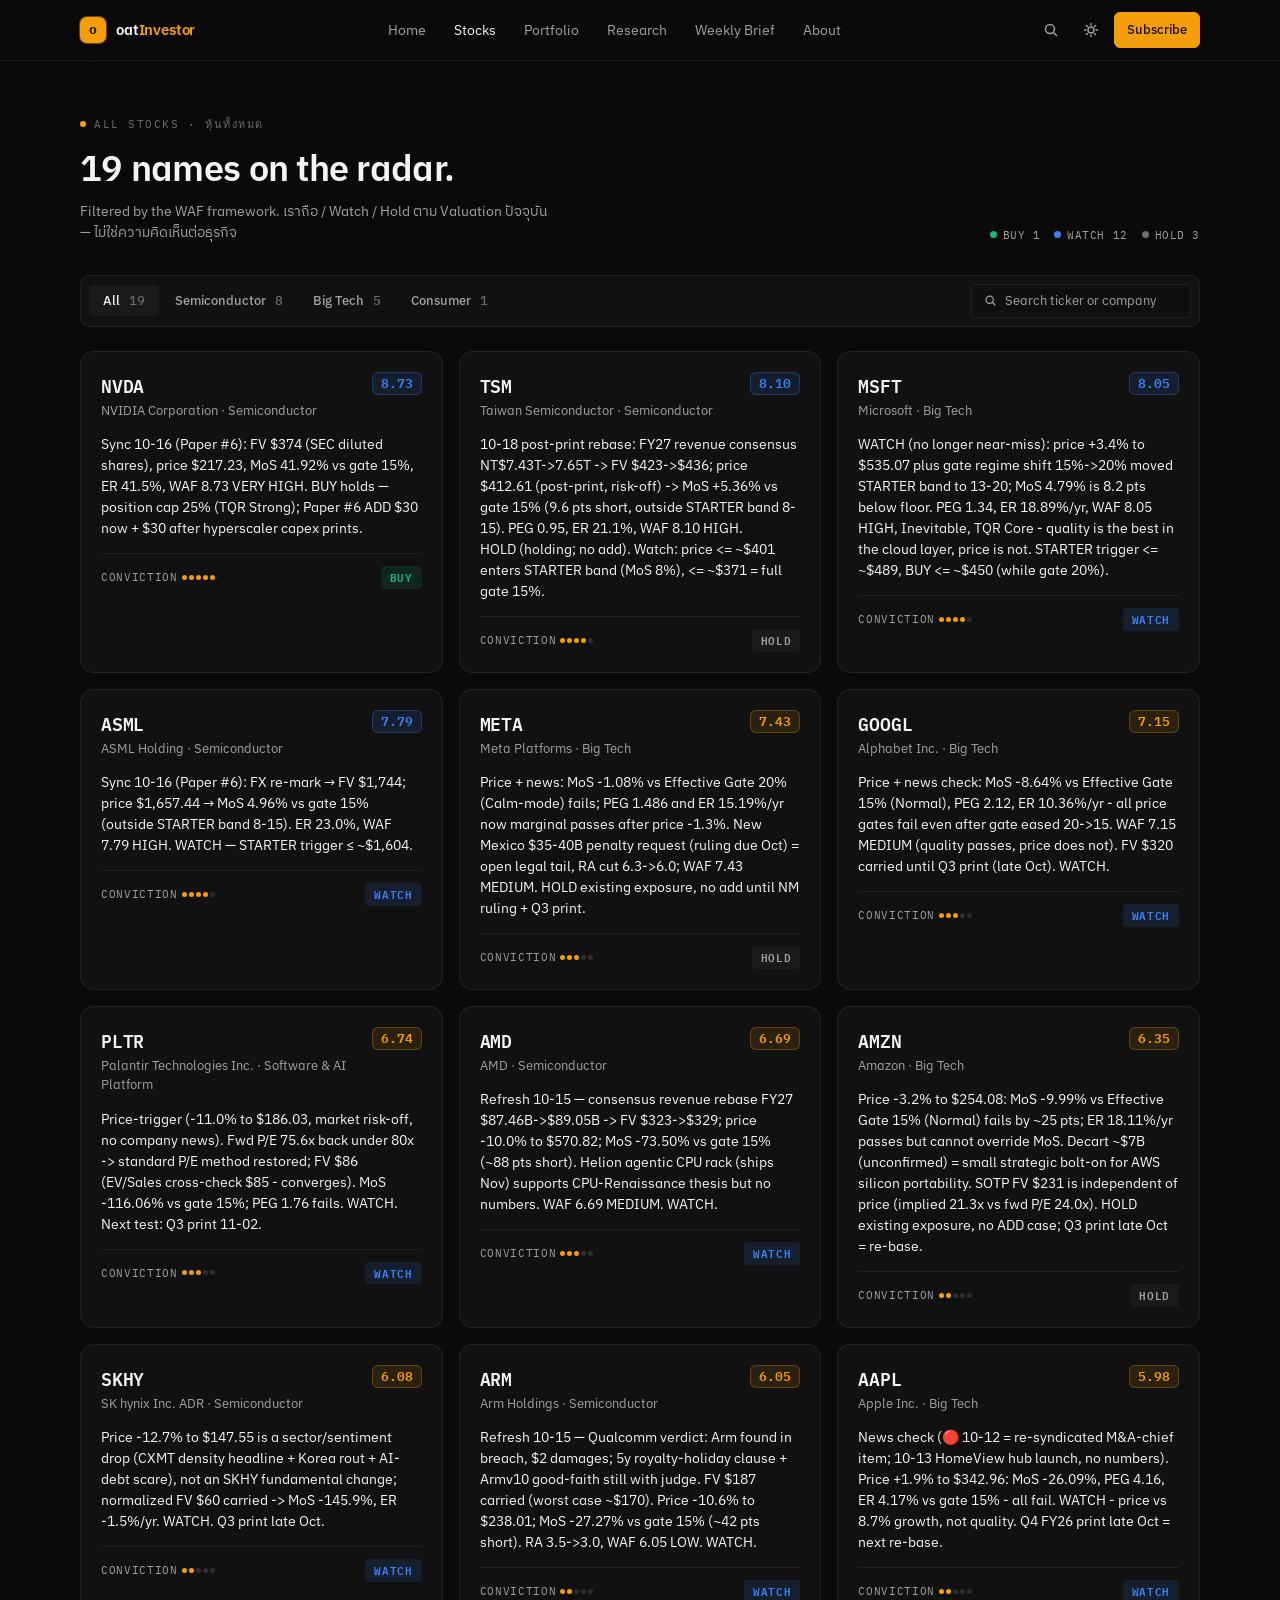
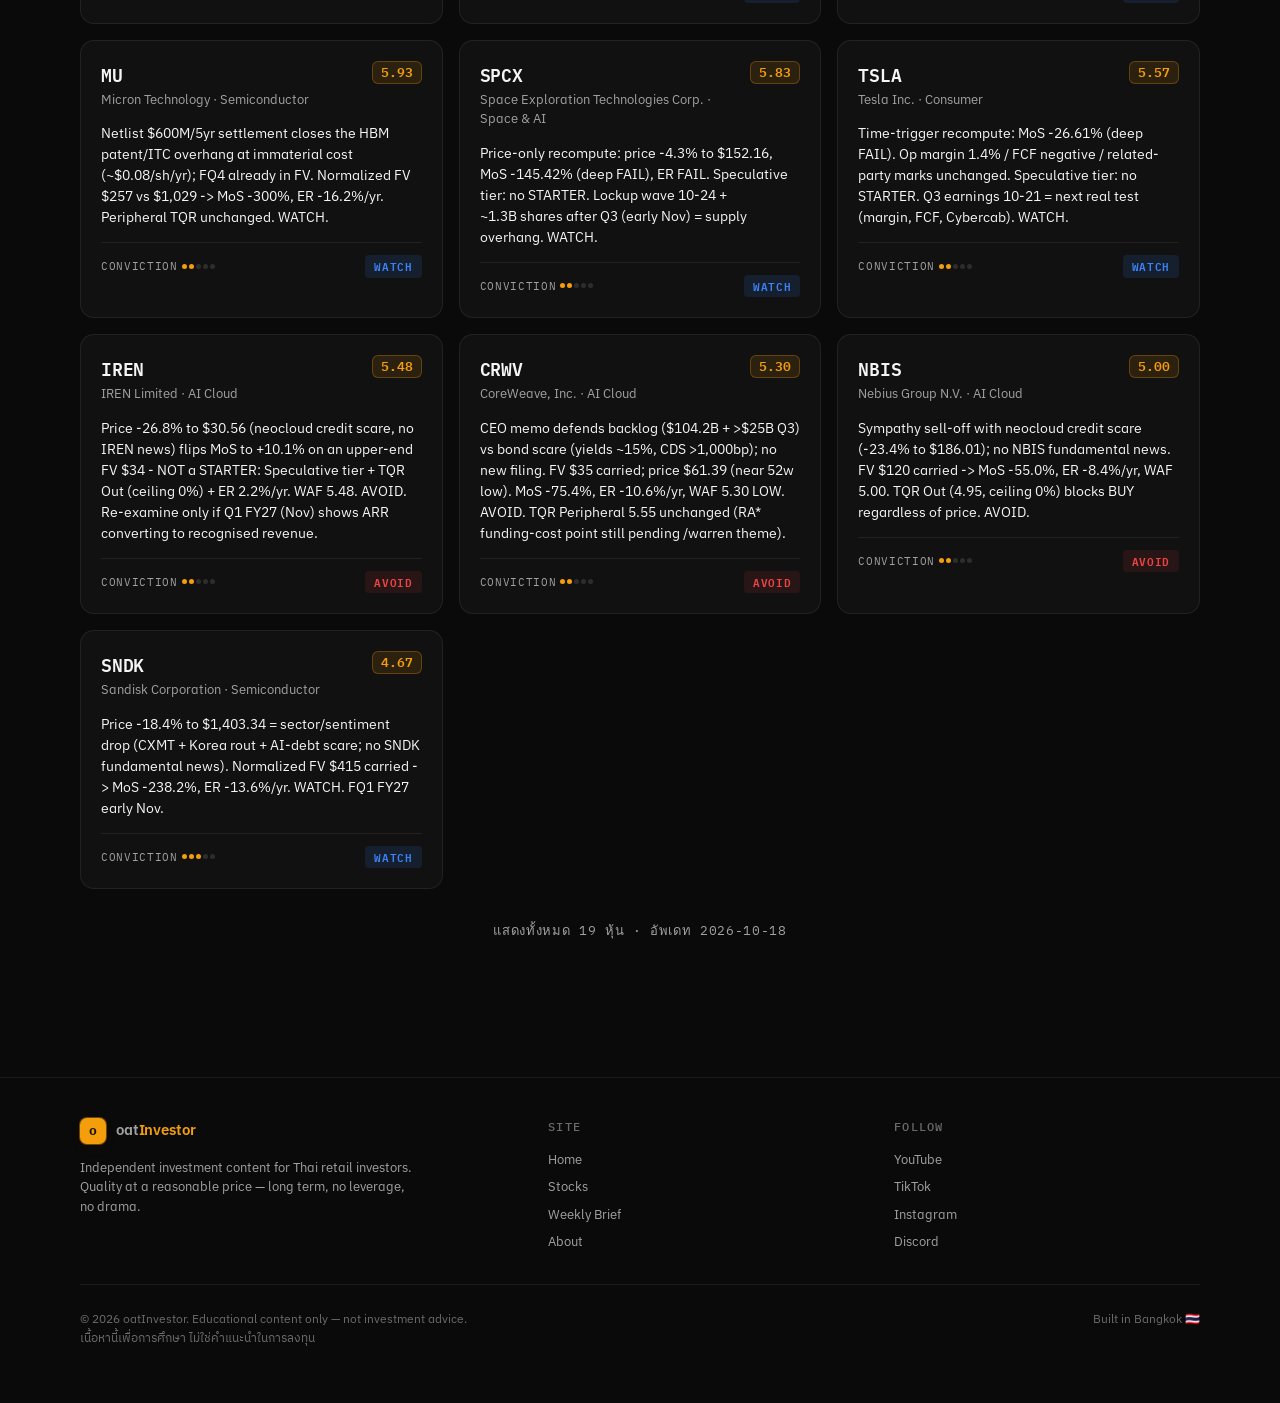
<file: stocks.html>
<!doctype html>
<html lang="th">
<head>
  <meta charset="utf-8" />
  <meta name="viewport" content="width=device-width, initial-scale=1" />
  <title>Stocks · oatInvestor</title>
  <meta name="description" content="Stock ideas filtered by sector — semiconductor, big tech, consumer." />
  <link rel="preconnect" href="https://fonts.googleapis.com" />
  <link rel="preconnect" href="https://fonts.gstatic.com" crossorigin />
  <link href="https://fonts.googleapis.com/css2?family=IBM+Plex+Mono:wght@400;500;600&family=IBM+Plex+Sans+Thai:wght@400;500;600&family=IBM+Plex+Sans:wght@400;500;600;700&display=swap" rel="stylesheet" />
  <link rel="stylesheet" href="styles.css" />
  <script src="app.js" defer></script>
</head>
<body>

<header class="nav">
  <div class="container nav-inner">
    <a href="index.html" class="brand"><span class="brand-mark">o</span><span class="brand-name">oat<b>Investor</b></span></a>
    <nav class="nav-links">
      <a href="index.html"    class="nav-link" data-nav="index">Home</a>
      <a href="stocks.html"   class="nav-link" data-nav="stocks">Stocks</a>
      <a href="portfolio.html" class="nav-link" data-nav="portfolio">Portfolio</a>
      <a href="research.html"  class="nav-link" data-nav="research">Research</a>
      <a href="brief.html"   class="nav-link" data-nav="brief">Weekly Brief</a>
      <a href="about.html"   class="nav-link" data-nav="about">About</a>
    </nav>
    <div class="nav-actions">
      <button class="icon-btn" aria-label="Search">
        <svg viewBox="0 0 16 16" fill="none" stroke="currentColor" stroke-width="1.5"><circle cx="7" cy="7" r="4.5"/><path d="m10.5 10.5 3 3" stroke-linecap="round"/></svg>
      </button>
      <button class="icon-btn" data-theme-toggle aria-label="Toggle theme">
        <svg data-icon-sun viewBox="0 0 16 16" fill="none" stroke="currentColor" stroke-width="1.4" stroke-linecap="round"><circle cx="8" cy="8" r="3"/><path d="M8 1.5v1.5M8 13v1.5M14.5 8H13M3 8H1.5M12.6 3.4l-1.05 1.05M4.45 11.55 3.4 12.6M12.6 12.6l-1.05-1.05M4.45 4.45 3.4 3.4"/></svg>
        <svg data-icon-moon viewBox="0 0 16 16" fill="none" stroke="currentColor" stroke-width="1.4" stroke-linejoin="round" style="display:none"><path d="M13.5 9.5A5.5 5.5 0 1 1 6.5 2.5a4.5 4.5 0 0 0 7 7Z"/></svg>
      </button>
      <a href="brief.html" class="btn btn-primary" style="font-size:13px;padding:7px 12px">Subscribe</a>
    </div>
  </div>
</header>

<section class="section" style="padding-top:48px">
  <div class="container">

    <div class="section-head" style="margin-bottom:32px">
      <div>
        <span class="eyebrow">All stocks · หุ้นทั้งหมด</span>
        <h2 id="stocks-headline" style="font-size:clamp(28px, 3.4vw, 36px)">Loading...</h2>
        <p class="lead">Filtered by the WAF framework. เราถือ / Watch / Hold ตาม Valuation ปัจจุบัน — ไม่ใช่ความคิดเห็นต่อธุรกิจ</p>
      </div>
      <div class="row" id="stocks-action-counts" style="gap:14px; font-family:var(--font-mono); font-size:11px; color:var(--fg-muted); letter-spacing:0.05em; text-transform:uppercase"></div>
    </div>

    <!-- FILTER BAR -->
    <div class="filter-bar" data-filter-group>
      <div class="filter-tabs" id="stocks-filter-tabs">
        <button class="filter-tab is-active" data-filter="all">All <span class="mono dim" id="count-all" style="margin-left:6px"></span></button>
        <button class="filter-tab" data-filter="semi">Semiconductor <span class="mono dim" id="count-semi" style="margin-left:6px"></span></button>
        <button class="filter-tab" data-filter="bigtech">Big Tech <span class="mono dim" id="count-bigtech" style="margin-left:6px"></span></button>
        <button class="filter-tab" data-filter="consumer">Consumer <span class="mono dim" id="count-consumer" style="margin-left:6px"></span></button>
      </div>
      <div class="filter-search">
        <svg viewBox="0 0 16 16" fill="none" stroke="currentColor" stroke-width="1.5"><circle cx="7" cy="7" r="4.5"/><path d="m10.5 10.5 3 3" stroke-linecap="round"/></svg>
        <span>Search ticker or company</span>
      </div>
    </div>

    <!-- STOCK GRID (dynamic) -->
    <div class="stocks-grid" id="stocks-grid">

      <!-- placeholder ก่อน JS โหลด -->
      <a class="stock-card" href="stock.html?t=GOOGL" data-sector="bigtech">
        <div class="stock-card-head">
          <div>
            <div class="stock-card-ticker">GOOGL</div>
            <div class="stock-card-name">Alphabet Inc. · Big Tech</div>
          </div>
          <span class="waf waf-mid">8.43</span>
        </div>
        <p class="stock-card-idea">Cheapest high-quality AI play ใน MAG7. P/E 20x, Cloud +63%, Antitrust discount = โอกาสที่ตลาดมองข้าม</p>
        <div class="stock-card-footer">
          <span class="conv">Conviction
            <span class="conv-dots"><span class="conv-dot on"></span><span class="conv-dot on"></span><span class="conv-dot on"></span><span class="conv-dot on"></span><span class="conv-dot on"></span></span>
          </span>
          <span class="action action-buy">Buy</span>
        </div>
      </a>

      <!-- NVDA -->
      <a class="stock-card" href="stock.html?t=NVDA" data-sector="semi">
        <div class="stock-card-head">
          <div>
            <div class="stock-card-ticker">NVDA</div>
            <div class="stock-card-name">NVIDIA Corp · Semiconductor</div>
          </div>
          <span class="waf waf-mid">8.43</span>
        </div>
        <p class="stock-card-idea">CUDA moat 7.5M developers + Blackwell ramp. AI Platform leader — รอ pullback ต่ำกว่า $200</p>
        <div class="stock-card-footer">
          <span class="conv">Conviction
            <span class="conv-dots"><span class="conv-dot on"></span><span class="conv-dot on"></span><span class="conv-dot on"></span><span class="conv-dot on"></span><span class="conv-dot on"></span></span>
          </span>
          <span class="action action-watch">Watch</span>
        </div>
      </a>

      <!-- META -->
      <a class="stock-card" href="stock.html?t=META" data-sector="bigtech">
        <div class="stock-card-head">
          <div>
            <div class="stock-card-ticker">META</div>
            <div class="stock-card-name">Meta Platforms · Big Tech</div>
          </div>
          <span class="waf waf-mid">8.30</span>
        </div>
        <p class="stock-card-idea">P/E 22x, AI Lab ยังไม่สะท้อนในราคา — มูลค่า hidden $200-300B ที่ตลาดยังไม่เห็น</p>
        <div class="stock-card-footer">
          <span class="conv">Conviction
            <span class="conv-dots"><span class="conv-dot on"></span><span class="conv-dot on"></span><span class="conv-dot on"></span><span class="conv-dot on"></span><span class="conv-dot"></span></span>
          </span>
          <span class="action action-buy">Buy</span>
        </div>
      </a>

      <!-- MSFT -->
      <a class="stock-card" href="stock.html?t=MSFT" data-sector="bigtech">
        <div class="stock-card-head">
          <div>
            <div class="stock-card-ticker">MSFT</div>
            <div class="stock-card-name">Microsoft · Big Tech</div>
          </div>
          <span class="waf waf-mid">8.25</span>
        </div>
        <p class="stock-card-idea">Azure AI Flywheel + $627B RPO backlog. P/E 24x สมเหตุสมผล เหมาะ DCA รายเดือน</p>
        <div class="stock-card-footer">
          <span class="conv">Conviction
            <span class="conv-dots"><span class="conv-dot on"></span><span class="conv-dot on"></span><span class="conv-dot on"></span><span class="conv-dot on"></span><span class="conv-dot"></span></span>
          </span>
          <span class="action action-buy">Buy</span>
        </div>
      </a>

      <!-- ASML -->
      <a class="stock-card" href="stock.html?t=ASML" data-sector="semi">
        <div class="stock-card-head">
          <div>
            <div class="stock-card-ticker">ASML</div>
            <div class="stock-card-name">ASML Holding · Semiconductor</div>
          </div>
          <span class="waf waf-mid">8.00</span>
        </div>
        <p class="stock-card-idea">EUV monopoly ไม่มีคู่แข่ง. ทุก 2nm chip ในโลกผ่าน ASML ทั้งนั้น. HBM supercycle = demand ยาว</p>
        <div class="stock-card-footer">
          <span class="conv">Conviction
            <span class="conv-dots"><span class="conv-dot on"></span><span class="conv-dot on"></span><span class="conv-dot on"></span><span class="conv-dot on"></span><span class="conv-dot"></span></span>
          </span>
          <span class="action action-watch">Watch</span>
        </div>
      </a>

      <!-- TSM -->
      <a class="stock-card" href="stock.html?t=TSM" data-sector="semi">
        <div class="stock-card-head">
          <div>
            <div class="stock-card-ticker">TSM</div>
            <div class="stock-card-name">Taiwan Semi · Semiconductor</div>
          </div>
          <span class="waf waf-mid">8.00</span>
        </div>
        <p class="stock-card-idea">Undisputed foundry leader. CoWoS = AI chip chokepoint ของโลก. Q1 2026 +41% YoY, GM 66%</p>
        <div class="stock-card-footer">
          <span class="conv">Conviction
            <span class="conv-dots"><span class="conv-dot on"></span><span class="conv-dot on"></span><span class="conv-dot on"></span><span class="conv-dot on"></span><span class="conv-dot"></span></span>
          </span>
          <span class="action action-buy">Buy</span>
        </div>
      </a>

      <!-- AMZN -->
      <a class="stock-card" href="stock.html?t=AMZN" data-sector="bigtech">
        <div class="stock-card-head">
          <div>
            <div class="stock-card-ticker">AMZN</div>
            <div class="stock-card-name">Amazon · Big Tech</div>
          </div>
          <span class="waf waf-mid">7.93</span>
        </div>
        <p class="stock-card-idea">AWS fastest growth in 15Q + Anthropic ARR พุ่ง. Three-headed compounder — MoS 9.5% ยังน้อยอยู่</p>
        <div class="stock-card-footer">
          <span class="conv">Conviction
            <span class="conv-dots"><span class="conv-dot on"></span><span class="conv-dot on"></span><span class="conv-dot on"></span><span class="conv-dot on"></span><span class="conv-dot"></span></span>
          </span>
          <span class="action action-watch">Watch</span>
        </div>
      </a>

      <!-- ARM -->
      <a class="stock-card" href="stock.html?t=ARM" data-sector="semi">
        <div class="stock-card-head">
          <div>
            <div class="stock-card-ticker">ARM</div>
            <div class="stock-card-name">Arm Holdings · Semiconductor</div>
          </div>
          <span class="waf waf-mid">7.83</span>
        </div>
        <p class="stock-card-idea">22M developers + 350B chips shipped. Armv9 migration = structural royalty increase ทุกปี</p>
        <div class="stock-card-footer">
          <span class="conv">Conviction
            <span class="conv-dots"><span class="conv-dot on"></span><span class="conv-dot on"></span><span class="conv-dot on"></span><span class="conv-dot on"></span><span class="conv-dot"></span></span>
          </span>
          <span class="action action-watch">Watch</span>
        </div>
      </a>

      <!-- AAPL -->
      <a class="stock-card" href="stock.html?t=AAPL" data-sector="bigtech">
        <div class="stock-card-head">
          <div>
            <div class="stock-card-ticker">AAPL</div>
            <div class="stock-card-name">Apple Inc. · Big Tech</div>
          </div>
          <span class="waf waf-mid">7.75</span>
        </div>
        <p class="stock-card-idea">2.5B installed base + Services GM 75%. CEO transition Ternus ก.ย. 2026 = near-term risk</p>
        <div class="stock-card-footer">
          <span class="conv">Conviction
            <span class="conv-dots"><span class="conv-dot on"></span><span class="conv-dot on"></span><span class="conv-dot on"></span><span class="conv-dot on"></span><span class="conv-dot"></span></span>
          </span>
          <span class="action action-watch">Watch</span>
        </div>
      </a>

      <!-- AVGO -->
      <a class="stock-card" href="stock.html?t=AVGO" data-sector="semi">
        <div class="stock-card-head">
          <div>
            <div class="stock-card-ticker">AVGO</div>
            <div class="stock-card-name">Broadcom · Semiconductor</div>
          </div>
          <span class="waf waf-mid">7.50</span>
        </div>
        <p class="stock-card-idea">Custom XPU moat กับ Google/Meta/OpenAI + AI revenue +106% YoY แต่ราคาเกิน Fair Value $350</p>
        <div class="stock-card-footer">
          <span class="conv">Conviction
            <span class="conv-dots"><span class="conv-dot on"></span><span class="conv-dot on"></span><span class="conv-dot on"></span><span class="conv-dot on"></span><span class="conv-dot"></span></span>
          </span>
          <span class="action action-watch">Watch</span>
        </div>
      </a>

      <!-- MU -->
      <a class="stock-card" href="stock.html?t=MU" data-sector="semi">
        <div class="stock-card-head">
          <div>
            <div class="stock-card-ticker">MU</div>
            <div class="stock-card-name">Micron Technology · Semiconductor</div>
          </div>
          <span class="waf waf-mid">7.50</span>
        </div>
        <p class="stock-card-idea">HBM3E AI supercycle + only US-based advanced memory. Fwd P/E 8x ถูกมากในกลุ่ม AI</p>
        <div class="stock-card-footer">
          <span class="conv">Conviction
            <span class="conv-dots"><span class="conv-dot on"></span><span class="conv-dot on"></span><span class="conv-dot on"></span><span class="conv-dot on"></span><span class="conv-dot"></span></span>
          </span>
          <span class="action action-watch">Watch</span>
        </div>
      </a>

      <!-- NFLX -->
      <a class="stock-card" href="stock.html?t=NFLX" data-sector="consumer">
        <div class="stock-card-head">
          <div>
            <div class="stock-card-ticker">NFLX</div>
            <div class="stock-card-name">Netflix Inc. · Consumer</div>
          </div>
          <span class="waf waf-low">7.45</span>
        </div>
        <p class="stock-card-idea">Streaming moat ชนะแล้ว. Ads + Live Sports = monetization engine ใหม่. MoS 4.5% ยังน้อย</p>
        <div class="stock-card-footer">
          <span class="conv">Conviction
            <span class="conv-dots"><span class="conv-dot on"></span><span class="conv-dot on"></span><span class="conv-dot on"></span><span class="conv-dot on"></span><span class="conv-dot"></span></span>
          </span>
          <span class="action action-watch">Watch</span>
        </div>
      </a>

      <!-- AMD -->
      <a class="stock-card" href="stock.html?t=AMD" data-sector="semi">
        <div class="stock-card-head">
          <div>
            <div class="stock-card-ticker">AMD</div>
            <div class="stock-card-name">AMD · Semiconductor</div>
          </div>
          <span class="waf waf-low">7.30</span>
        </div>
        <p class="stock-card-idea">Second Platform thesis ดี MI455X bandwidth เหนือ NVIDIA แต่ ROCm ยังตาม CUDA. ราคาแพงเกิน</p>
        <div class="stock-card-footer">
          <span class="conv">Conviction
            <span class="conv-dots"><span class="conv-dot on"></span><span class="conv-dot on"></span><span class="conv-dot on"></span><span class="conv-dot"></span><span class="conv-dot"></span></span>
          </span>
          <span class="action action-watch">Watch</span>
        </div>
      </a>

      <!-- TSLA -->
      <a class="stock-card" href="stock.html?t=TSLA" data-sector="consumer">
        <div class="stock-card-head">
          <div>
            <div class="stock-card-ticker">TSLA</div>
            <div class="stock-card-name">Tesla Inc. · Consumer</div>
          </div>
          <span class="waf waf-low">6.73</span>
        </div>
        <p class="stock-card-idea">Optimus robotics thesis น่าสนใจ แต่ P/E 150x+ สะท้อนทุกอย่างสำเร็จแล้ว Key person risk สูง</p>
        <div class="stock-card-footer">
          <span class="conv">Conviction
            <span class="conv-dots"><span class="conv-dot on"></span><span class="conv-dot on"></span><span class="conv-dot on"></span><span class="conv-dot"></span><span class="conv-dot"></span></span>
          </span>
          <span class="action action-hold">Hold</span>
        </div>
      </a>

      <!-- INTC -->
      <a class="stock-card" href="stock.html?t=INTC" data-sector="semi">
        <div class="stock-card-head">
          <div>
            <div class="stock-card-ticker">INTC</div>
            <div class="stock-card-name">Intel Corp · Semiconductor</div>
          </div>
          <span class="waf waf-low">6.20</span>
        </div>
        <p class="stock-card-idea">18A RibbonFET = make-or-break. ยังขาดทุน GAAP แต่ foundry external revenue เริ่ม turn</p>
        <div class="stock-card-footer">
          <span class="conv">Conviction
            <span class="conv-dots"><span class="conv-dot on"></span><span class="conv-dot on"></span><span class="conv-dot"></span><span class="conv-dot"></span><span class="conv-dot"></span></span>
          </span>
          <span class="action action-hold">Hold</span>
        </div>
      </a>

    </div>

    <p id="stocks-footer" class="muted" style="margin-top:32px; font-size:13px; text-align:center; font-family:var(--font-mono); letter-spacing:0.05em"></p>

  </div>
</section>

<script>
(async function () {
  try {
    const resp = await fetch('data/stocks.json');
    const stocks = await resp.json();
    const entries = Object.entries(stocks);

    // ── Count by action & sector ──────────────────────────────────────────
    const counts = { buy: 0, watch: 0, hold: 0, sell: 0 };
    const sectorCounts = { semi: 0, bigtech: 0, consumer: 0 };
    entries.forEach(([, s]) => {
      if (s.action && counts[s.action] !== undefined) counts[s.action]++;
      if (s.sectorSlug && sectorCounts[s.sectorSlug] !== undefined) sectorCounts[s.sectorSlug]++;
    });

    // ── Update headline & counts ──────────────────────────────────────────
    document.getElementById('stocks-headline').textContent = entries.length + ' names on the radar.';

    const actionBar = document.getElementById('stocks-action-counts');
    const actionLabels = [
      ['var(--green)', 'Buy', counts.buy],
      ['var(--blue)',  'Watch', counts.watch],
      ['var(--fg-dim)', 'Hold', counts.hold],
    ];
    actionBar.innerHTML = actionLabels
      .filter(([, , n]) => n > 0)
      .map(([color, label, n]) =>
        `<span class="row" style="gap:6px">
          <span style="background:${color}; width:7px; height:7px; border-radius:50%; display:inline-block"></span>
          ${label} ${n}
        </span>`)
      .join('');

    document.getElementById('count-all').textContent     = entries.length;
    document.getElementById('count-semi').textContent    = sectorCounts.semi;
    document.getElementById('count-bigtech').textContent = sectorCounts.bigtech;
    document.getElementById('count-consumer').textContent = sectorCounts.consumer;

    // ── Render cards ──────────────────────────────────────────────────────
    function convDots(n) {
      return Array.from({ length: 5 }, (_, i) =>
        `<span class="conv-dot${i < (n || 0) ? ' on' : ''}"></span>`
      ).join('');
    }

    const grid = document.getElementById('stocks-grid');
    grid.innerHTML = entries.map(([ticker, s]) => `
      <a class="stock-card" href="stock.html?t=${ticker}" data-sector="${s.sectorSlug || ''}">
        <div class="stock-card-head">
          <div>
            <div class="stock-card-ticker">${ticker}</div>
            <div class="stock-card-name">${s.name || ''} · ${s.sector || ''}</div>
          </div>
          <span class="waf ${s.wafBadge || 'waf-low'}">${s.waf != null ? s.waf.toFixed(2) : 'N/A'}</span>
        </div>
        <p class="stock-card-idea">${s.idea || ''}</p>
        <div class="stock-card-footer">
          <span class="conv">Conviction
            <span class="conv-dots">${convDots(s.conviction)}</span>
          </span>
          <span class="action action-${s.action || 'hold'}">${s.actionLabel || 'Hold'}</span>
        </div>
      </a>`).join('');

    // ── Footer ────────────────────────────────────────────────────────────
    const latest = entries.reduce((a, [, s]) => s.updated > a ? s.updated : a, '');
    document.getElementById('stocks-footer').textContent =
      `แสดงทั้งหมด ${entries.length} หุ้น · อัพเดท ${latest}`;

  } catch (err) {
    document.getElementById('stocks-grid').innerHTML =
      '<p style="color:var(--fg-muted); padding:40px 0; text-align:center">ไม่สามารถโหลดข้อมูลหุ้นได้</p>';
    console.error('[stocks] load failed:', err);
  }
})();
</script>

<footer class="footer">
  <div class="container">
    <div class="footer-grid">
      <div class="footer-col">
        <div class="brand" style="margin-bottom:14px">
          <span class="brand-mark">o</span>
          <span class="brand-name">oat<b>Investor</b></span>
        </div>
        <p style="max-width:42ch; color:var(--fg-muted)">
          Independent investment content for Thai retail investors. Quality at a reasonable price — long term, no leverage, no drama.
        </p>
      </div>
      <div class="footer-col">
        <h4>Site</h4>
        <ul>
          <li><a href="index.html">Home</a></li>
          <li><a href="stocks.html">Stocks</a></li>
          <li><a href="brief.html">Weekly Brief</a></li>
          <li><a href="about.html">About</a></li>
        </ul>
      </div>
      <div class="footer-col">
        <h4>Follow</h4>
        <ul>
          <li><a href="#youtube">YouTube</a></li>
          <li><a href="#tiktok">TikTok</a></li>
          <li><a href="#instagram">Instagram</a></li>
          <li><a href="#discord">Discord</a></li>
        </ul>
      </div>
    </div>
    <div class="footer-disclaimer">
      <span>© 2026 oatInvestor. Educational content only — not investment advice.<br/>เนื้อหานี้เพื่อการศึกษา ไม่ใช่คำแนะนำในการลงทุน</span>
      <span>Built in Bangkok 🇹🇭</span>
    </div>
  </div>
</footer>

</body>
</html>
</file>
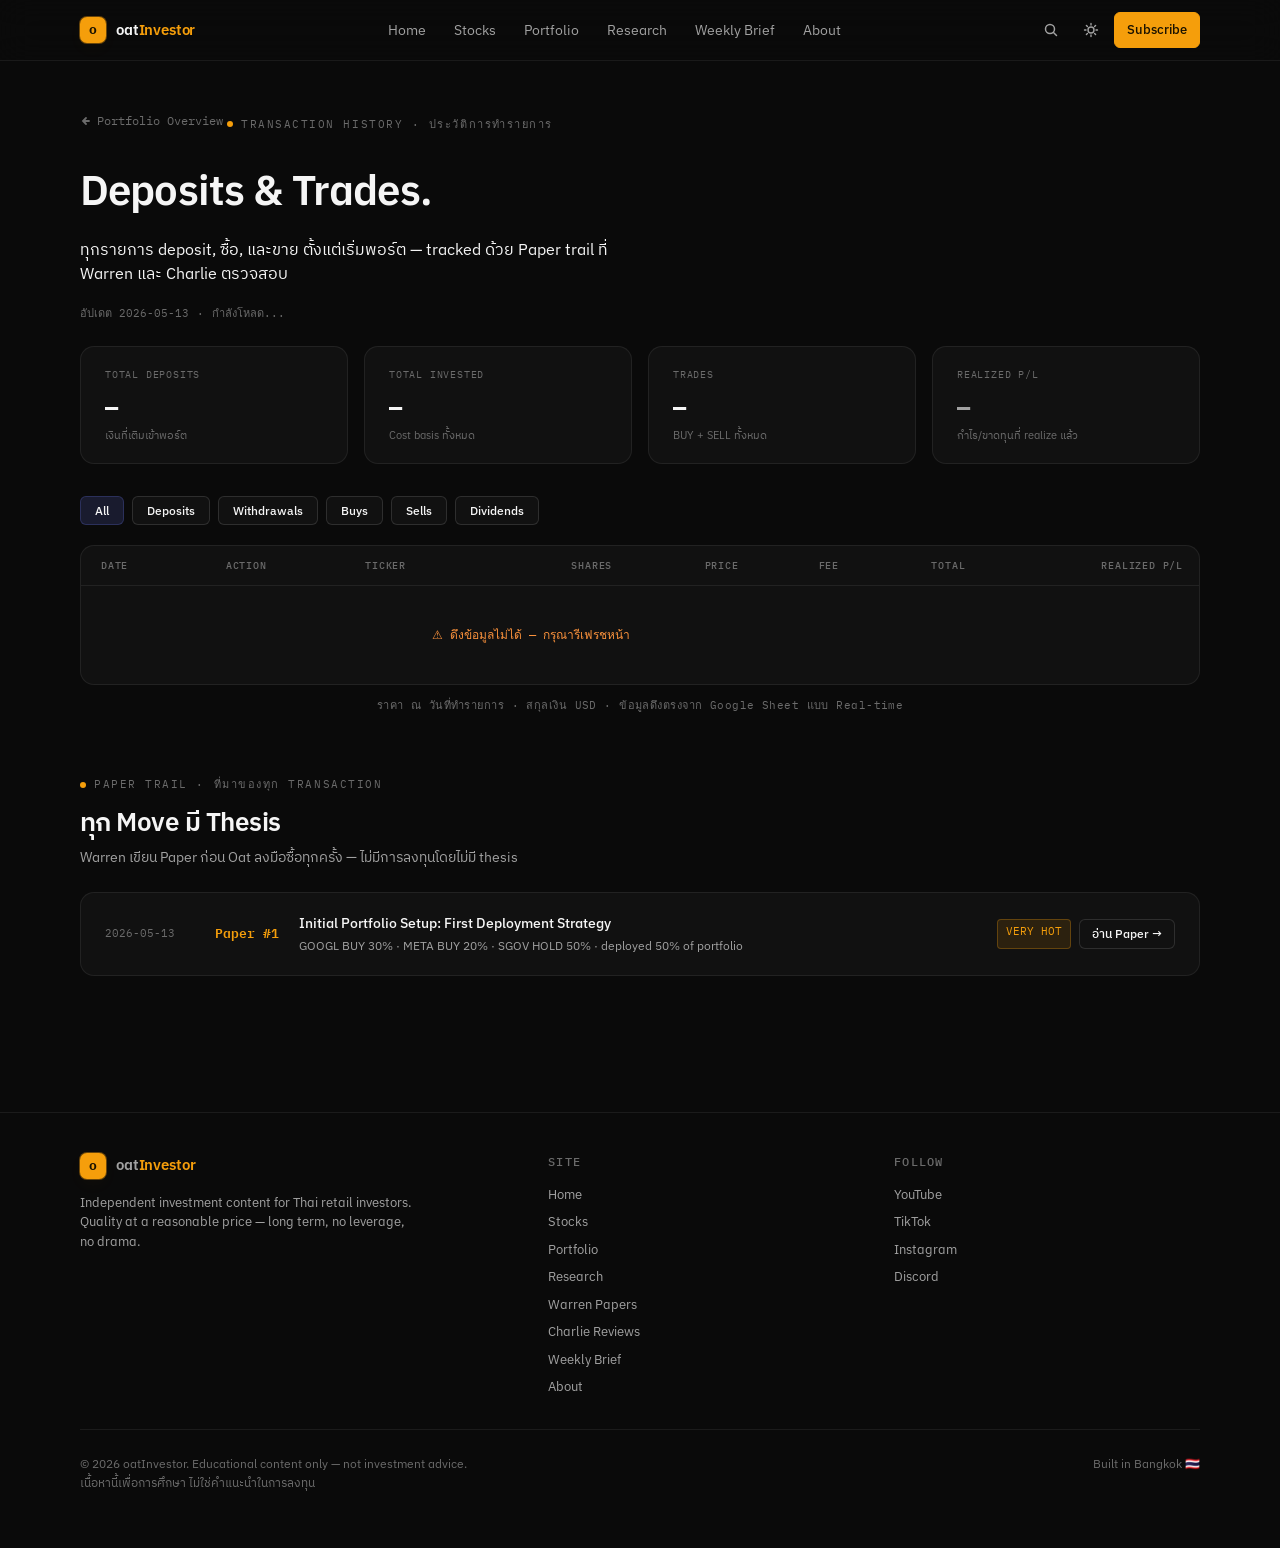
<file: transactions.html>
<!doctype html>
<html lang="th">
<head>
  <meta charset="utf-8" />
  <meta name="viewport" content="width=device-width, initial-scale=1" />
  <title>Transactions · oatInvestor</title>
  <meta name="description" content="Oat's full transaction history — every deposit, buy, and sell since portfolio inception." />
  <link rel="preconnect" href="https://fonts.googleapis.com" />
  <link rel="preconnect" href="https://fonts.gstatic.com" crossorigin />
  <link href="https://fonts.googleapis.com/css2?family=IBM+Plex+Mono:wght@400;500;600&family=IBM+Plex+Sans+Thai:wght@400;500;600&family=IBM+Plex+Sans:wght@400;500;600;700&display=swap" rel="stylesheet" />
  <link rel="stylesheet" href="styles.css" />
  <script src="app.js" defer></script>
</head>
<body>

<header class="nav">
  <div class="container nav-inner">
    <a href="index.html" class="brand"><span class="brand-mark">o</span><span class="brand-name">oat<b>Investor</b></span></a>
    <nav class="nav-links">
      <a href="index.html"      class="nav-link" data-nav="index">Home</a>
      <a href="stocks.html"    class="nav-link" data-nav="stocks">Stocks</a>
      <a href="portfolio.html" class="nav-link" data-nav="portfolio">Portfolio</a>
      <a href="research.html"  class="nav-link" data-nav="research">Research</a>
      <a href="brief.html"     class="nav-link" data-nav="brief">Weekly Brief</a>
      <a href="about.html"     class="nav-link" data-nav="about">About</a>
    </nav>
    <div class="nav-actions">
      <button class="icon-btn" aria-label="Search">
        <svg viewBox="0 0 16 16" fill="none" stroke="currentColor" stroke-width="1.5"><circle cx="7" cy="7" r="4.5"/><path d="m10.5 10.5 3 3" stroke-linecap="round"/></svg>
      </button>
      <button class="icon-btn" data-theme-toggle aria-label="Toggle theme">
        <svg data-icon-sun viewBox="0 0 16 16" fill="none" stroke="currentColor" stroke-width="1.4" stroke-linecap="round"><circle cx="8" cy="8" r="3"/><path d="M8 1.5v1.5M8 13v1.5M14.5 8H13M3 8H1.5M12.6 3.4l-1.05 1.05M4.45 11.55 3.4 12.6M12.6 12.6l-1.05-1.05M4.45 4.45 3.4 3.4"/></svg>
        <svg data-icon-moon viewBox="0 0 16 16" fill="none" stroke="currentColor" stroke-width="1.4" stroke-linejoin="round" style="display:none"><path d="M13.5 9.5A5.5 5.5 0 1 1 6.5 2.5a4.5 4.5 0 0 0 7 7Z"/></svg>
      </button>
      <a href="brief.html" class="btn btn-primary" style="font-size:13px;padding:7px 12px">Subscribe</a>
    </div>
  </div>
</header>

<!-- HERO -->
<section style="padding-top:48px">
  <div class="container">
    <a href="portfolio.html" style="font-family:var(--font-mono); font-size:12px; color:var(--fg-dim); text-decoration:none; display:inline-flex; align-items:center; gap:5px; margin-bottom:16px">
      <svg width="12" height="12" viewBox="0 0 12 12" fill="none" stroke="currentColor" stroke-width="1.8" stroke-linecap="round"><path d="M9 6H3M6 3l-3 3 3 3"/></svg>
      Portfolio Overview
    </a>
    <span class="eyebrow">Transaction History · ประวัติการทำรายการ</span>
    <h1 style="font-size:clamp(28px,3.5vw,42px); margin:12px 0 16px; letter-spacing:-0.02em">Deposits & Trades.</h1>
    <p class="lead" style="max-width:56ch">ทุกรายการ deposit, ซื้อ, และขาย ตั้งแต่เริ่มพอร์ต — tracked ด้วย Paper trail ที่ Warren และ Charlie ตรวจสอบ</p>

    <div style="display:flex; gap:8px; margin-top:20px; flex-wrap:wrap; font-family:var(--font-mono); font-size:11px; color:var(--fg-dim)">
      <span id="tx-updated">อัปเดต 2026-05-13</span>
      <span>·</span>
      <span id="tx-count">กำลังโหลด...</span>
    </div>
  </div>
</section>

<!-- SUMMARY STATS -->
<section class="section" style="padding-top:24px">
  <div class="container">
    <div style="display:grid; grid-template-columns:repeat(4,1fr); gap:16px; margin-bottom:32px">
      <div class="card card-pad" style="padding:20px 24px">
        <div style="font-family:var(--font-mono); font-size:10px; color:var(--fg-dim); letter-spacing:0.08em; text-transform:uppercase; margin-bottom:8px">Total Deposits</div>
        <div id="stat-deposits" style="font-family:var(--font-mono); font-size:22px; font-weight:700; color:var(--fg)">—</div>
        <div style="font-size:11px; color:var(--fg-dim); margin-top:4px">เงินที่เติมเข้าพอร์ต</div>
      </div>
      <div class="card card-pad" style="padding:20px 24px">
        <div style="font-family:var(--font-mono); font-size:10px; color:var(--fg-dim); letter-spacing:0.08em; text-transform:uppercase; margin-bottom:8px">Total Invested</div>
        <div id="stat-invested" style="font-family:var(--font-mono); font-size:22px; font-weight:700; color:var(--fg)">—</div>
        <div style="font-size:11px; color:var(--fg-dim); margin-top:4px">Cost basis ทั้งหมด</div>
      </div>
      <div class="card card-pad" style="padding:20px 24px">
        <div style="font-family:var(--font-mono); font-size:10px; color:var(--fg-dim); letter-spacing:0.08em; text-transform:uppercase; margin-bottom:8px">Trades</div>
        <div id="stat-trades" style="font-family:var(--font-mono); font-size:22px; font-weight:700; color:var(--fg)">—</div>
        <div style="font-size:11px; color:var(--fg-dim); margin-top:4px">BUY + SELL ทั้งหมด</div>
      </div>
      <div class="card card-pad" style="padding:20px 24px">
        <div style="font-family:var(--font-mono); font-size:10px; color:var(--fg-dim); letter-spacing:0.08em; text-transform:uppercase; margin-bottom:8px">Realized P/L</div>
        <div id="stat-realized" style="font-family:var(--font-mono); font-size:22px; font-weight:700; color:var(--fg-muted)">—</div>
        <div style="font-size:11px; color:var(--fg-dim); margin-top:4px">กำไร/ขาดทุนที่ realize แล้ว</div>
      </div>
    </div>

    <!-- FILTER BAR -->
    <div style="display:flex; gap:8px; margin-bottom:20px; flex-wrap:wrap">
      <button onclick="filterTx('all')" id="filter-all" class="btn" style="font-size:12px; padding:6px 14px; background:rgba(94,106,210,0.18); color:var(--accent2); border:1px solid rgba(94,106,210,0.28)">All</button>
      <button onclick="filterTx('DEPOSIT')" id="filter-DEPOSIT" class="btn" style="font-size:12px; padding:6px 14px">Deposits</button>
      <button onclick="filterTx('WITHDRAW')" id="filter-WITHDRAW" class="btn" style="font-size:12px; padding:6px 14px">Withdrawals</button>
      <button onclick="filterTx('BUY')" id="filter-BUY" class="btn" style="font-size:12px; padding:6px 14px">Buys</button>
      <button onclick="filterTx('SELL')" id="filter-SELL" class="btn" style="font-size:12px; padding:6px 14px">Sells</button>
      <button onclick="filterTx('DIVIDEND')" id="filter-DIVIDEND" class="btn" style="font-size:12px; padding:6px 14px">Dividends</button>
    </div>

    <!-- TRANSACTION TABLE -->
    <div class="card" style="overflow:hidden">
      <div style="overflow-x:auto">
        <table id="tx-table" style="width:100%; border-collapse:collapse; font-size:13px">
          <thead>
            <tr style="border-bottom:1px solid var(--hairline)">
              <th style="padding:12px 20px; text-align:left; font-family:var(--font-mono); font-size:10px; color:var(--fg-dim); letter-spacing:0.08em; text-transform:uppercase; font-weight:500; white-space:nowrap">Date</th>
              <th style="padding:12px 16px; text-align:left; font-family:var(--font-mono); font-size:10px; color:var(--fg-dim); letter-spacing:0.08em; text-transform:uppercase; font-weight:500">Action</th>
              <th style="padding:12px 16px; text-align:left; font-family:var(--font-mono); font-size:10px; color:var(--fg-dim); letter-spacing:0.08em; text-transform:uppercase; font-weight:500">Ticker</th>
              <th style="padding:12px 16px; text-align:right; font-family:var(--font-mono); font-size:10px; color:var(--fg-dim); letter-spacing:0.08em; text-transform:uppercase; font-weight:500">Shares</th>
              <th style="padding:12px 16px; text-align:right; font-family:var(--font-mono); font-size:10px; color:var(--fg-dim); letter-spacing:0.08em; text-transform:uppercase; font-weight:500">Price</th>
              <th style="padding:12px 16px; text-align:right; font-family:var(--font-mono); font-size:10px; color:var(--fg-dim); letter-spacing:0.08em; text-transform:uppercase; font-weight:500">Fee</th>
              <th style="padding:12px 16px; text-align:right; font-family:var(--font-mono); font-size:10px; color:var(--fg-dim); letter-spacing:0.08em; text-transform:uppercase; font-weight:500">Total</th>
              <th style="padding:12px 16px; text-align:right; font-family:var(--font-mono); font-size:10px; color:var(--fg-dim); letter-spacing:0.08em; text-transform:uppercase; font-weight:500">Realized P/L</th>
            </tr>
          </thead>
          <tbody id="tx-tbody">
            <tr><td colspan="8" style="padding:40px; text-align:center; color:var(--fg-dim); font-family:var(--font-mono); font-size:12px">กำลังโหลด...</td></tr>
          </tbody>
        </table>
      </div>
    </div>

    <p style="margin-top:12px; font-size:11px; font-family:var(--font-mono); color:var(--fg-dim); letter-spacing:0.04em; text-align:center">
      ราคา ณ วันที่ทำรายการ · สกุลเงิน USD · ข้อมูลดึงตรงจาก Google Sheet แบบ Real-time
    </p>
  </div>
</section>

<!-- PAPER TRAIL -->
<section class="section" style="padding-top:0">
  <div class="container">
    <div class="section-head" style="margin-bottom:24px">
      <div>
        <span class="eyebrow">Paper Trail · ที่มาของทุก Transaction</span>
        <h2 style="font-size:clamp(20px,2.4vw,26px)">ทุก Move มี Thesis</h2>
        <p style="color:var(--fg-muted); font-size:14px; margin-top:6px">Warren เขียน Paper ก่อน Oat ลงมือซื้อทุกครั้ง — ไม่มีการลงทุนโดยไม่มี thesis</p>
      </div>
    </div>

    <div style="display:flex; flex-direction:column; gap:12px">

      <!-- Paper #1 Row -->
      <div class="card card-pad" style="padding:20px 24px; display:flex; align-items:center; gap:20px; flex-wrap:wrap">
        <div style="font-family:var(--font-mono); font-size:11px; color:var(--fg-dim); min-width:90px">2026-05-13</div>
        <div style="font-family:var(--font-mono); font-size:13px; font-weight:600; color:var(--amber)">Paper #1</div>
        <div style="flex:1; min-width:200px">
          <div style="font-size:14px; font-weight:500; color:var(--fg)">Initial Portfolio Setup: First Deployment Strategy</div>
          <div style="font-size:12px; color:var(--fg-muted); margin-top:3px">GOOGL BUY 30% · META BUY 20% · SGOV HOLD 50% · deployed 50% of portfolio</div>
        </div>
        <div style="display:flex; gap:8px; flex-shrink:0">
          <span style="font-family:var(--font-mono); font-size:11px; padding:3px 8px; border-radius:4px; background:var(--amber-soft); color:var(--amber); border:1px solid var(--amber-line)">VERY HOT</span>
          <a href="papers.html#paper-1" class="btn" style="font-size:12px; padding:5px 12px">อ่าน Paper →</a>
        </div>
      </div>

    </div>
  </div>
</section>

<footer class="footer">
  <div class="container">
    <div class="footer-grid">
      <div class="footer-col">
        <div class="brand" style="margin-bottom:14px"><span class="brand-mark">o</span><span class="brand-name">oat<b>Investor</b></span></div>
        <p style="max-width:42ch; color:var(--fg-muted)">Independent investment content for Thai retail investors. Quality at a reasonable price — long term, no leverage, no drama.</p>
      </div>
      <div class="footer-col">
        <h4>Site</h4>
        <ul>
          <li><a href="index.html">Home</a></li>
          <li><a href="stocks.html">Stocks</a></li>
          <li><a href="portfolio.html">Portfolio</a></li>
          <li><a href="research.html">Research</a></li>
          <li><a href="papers.html">Warren Papers</a></li>
          <li><a href="charlie.html">Charlie Reviews</a></li>
          <li><a href="brief.html">Weekly Brief</a></li>
          <li><a href="about.html">About</a></li>
        </ul>
      </div>
      <div class="footer-col">
        <h4>Follow</h4>
        <ul>
          <li><a href="https://youtube.com/@oatinvestor" target="_blank" rel="noopener">YouTube</a></li>
          <li><a href="https://tiktok.com/@oatinvestor" target="_blank" rel="noopener">TikTok</a></li>
          <li><a href="https://instagram.com/oatinvestor" target="_blank" rel="noopener">Instagram</a></li>
          <li><a href="#discord">Discord</a></li>
        </ul>
      </div>
    </div>
    <div class="footer-disclaimer">
      <span>© 2026 oatInvestor. Educational content only — not investment advice.<br/>เนื้อหานี้เพื่อการศึกษา ไม่ใช่คำแนะนำในการลงทุน</span>
      <span>Built in Bangkok 🇹🇭</span>
    </div>
  </div>
</footer>

<script>
// ─── Config ────────────────────────────────────────────────────────────────
const SHEET_URL = 'https://docs.google.com/spreadsheets/d/1jlSF2S6e6wSkf2KnnfmC9-zIx-RjRg8y_L69FUnL_90/export?format=csv&gid=1519518339';
const PROXY     = 'https://corsproxy.io/?';

// ─── Helpers ───────────────────────────────────────────────────────────────
function withTimeout(promise, ms) {
  return Promise.race([
    promise,
    new Promise((_, reject) => setTimeout(() => reject(new Error('timeout')), ms))
  ]);
}

async function fetchSheetText() {
  try {
    const r = await withTimeout(fetch(SHEET_URL), 10000);
    if (r.ok) return r.text();
  } catch(_) {}
  try {
    const r = await withTimeout(fetch(PROXY + encodeURIComponent(SHEET_URL)), 10000);
    if (r.ok) return r.text();
  } catch(_) {}
  const r = await withTimeout(fetch('https://api.allorigins.win/raw?url=' + encodeURIComponent(SHEET_URL)), 15000);
  if (!r.ok) throw new Error('fetch failed');
  return r.text();
}

function parseCSVRow(row) {
  const cols = [];
  let cur = '', inQ = false;
  for (let i = 0; i < row.length; i++) {
    if (row[i] === '"') { inQ = !inQ; }
    else if (row[i] === ',' && !inQ) { cols.push(cur); cur = ''; }
    else { cur += row[i]; }
  }
  cols.push(cur);
  return cols;
}
function parseCSV(text) { return text.trim().split('\n').map(parseCSVRow); }
function cleanNum(s) {
  if (!s) return null;
  const n = parseFloat(s.replace(/[$฿,%']/g, '').replace(/,/g, '').trim());
  return isNaN(n) ? null : n;
}
function isNA(s) { return !s || s.trim() === '' || s.trim().toUpperCase() === '#N/A'; }

// ─── State ────────────────────────────────────────────────────────────────
let ALL_TX = [];
let currentFilter = 'all';

const TYPE_COLOR = {
  BUY:      'var(--green)',
  SELL:     '#ef4444',
  DEPOSIT:  'var(--blue)',
  WITHDRAW: '#f59e0b',
  DIVIDEND: '#10b981',
};

// ─── Render ────────────────────────────────────────────────────────────────
function renderTable(txs) {
  const tbody = document.getElementById('tx-tbody');
  if (!txs.length) {
    tbody.innerHTML = '<tr><td colspan="8" style="padding:40px; text-align:center; color:var(--fg-dim); font-family:var(--font-mono); font-size:12px">ไม่มีรายการในหมวดนี้</td></tr>';
    return;
  }
  const typeColor = t => TYPE_COLOR[t] || 'var(--fg-muted)';
  const fmtPL = pl => {
    const pos = pl >= 0;
    const color = pos ? 'var(--green)' : '#ef4444';
    const sign  = pos ? '+' : '-';
    return `<span style="color:${color}">${sign}$${Math.abs(pl).toLocaleString('en-US',{minimumFractionDigits:2,maximumFractionDigits:2})}</span>`;
  };
  tbody.innerHTML = txs.map(tx => `
    <tr style="border-bottom:1px solid var(--hairline)">
      <td style="padding:12px 20px;font-family:var(--font-mono);font-size:12px;color:var(--fg-muted);white-space:nowrap">${tx.date}</td>
      <td style="padding:12px 16px"><span style="font-family:var(--font-mono);font-size:11px;font-weight:600;color:${typeColor(tx.type)};padding:2px 7px;background:${typeColor(tx.type)}18;border-radius:4px">${tx.type}</span></td>
      <td style="padding:12px 16px;font-family:var(--font-mono);font-size:13px;font-weight:600;color:var(--fg)">${tx.ticker}</td>
      <td style="padding:12px 16px;text-align:right;font-family:var(--font-mono);font-size:12px;color:var(--fg-muted)">${tx.shares}</td>
      <td style="padding:12px 16px;text-align:right;font-family:var(--font-mono);font-size:12px;color:var(--fg-muted)">${tx.price}</td>
      <td style="padding:12px 16px;text-align:right;font-family:var(--font-mono);font-size:12px;color:var(--fg-dim)">${tx.fee}</td>
      <td style="padding:12px 16px;text-align:right;font-family:var(--font-mono);font-size:12px;font-weight:600;color:var(--fg)">${tx.total}</td>
      <td style="padding:12px 16px;text-align:right;font-family:var(--font-mono);font-size:12px;font-weight:600">
        ${tx.type === 'SELL' && tx.realizedPL !== undefined ? fmtPL(tx.realizedPL) : '<span style="color:var(--fg-dim)">—</span>'}
      </td>
    </tr>`).join('');
}

// ─── Filter ────────────────────────────────────────────────────────────────
function filterTx(type) {
  currentFilter = type;
  ['all','DEPOSIT','WITHDRAW','BUY','SELL','DIVIDEND'].forEach(k => {
    const btn = document.getElementById('filter-' + k);
    if (!btn) return;
    const active = k === type;
    btn.style.background  = active ? 'rgba(94,106,210,0.18)' : 'transparent';
    btn.style.color       = active ? 'var(--accent2)' : 'var(--fg-muted)';
    btn.style.borderColor = active ? 'rgba(94,106,210,0.28)' : 'var(--hairline)';
  });
  const filtered = type === 'all' ? ALL_TX : ALL_TX.filter(t => t.type === type);
  renderTable(filtered);
}

// ─── Avg Cost Engine ───────────────────────────────────────────────────────
const THAI_MONTHS = {
  'ม.ค.':1,'ก.พ.':2,'มี.ค.':3,'เม.ย.':4,'พ.ค.':5,'มิ.ย.':6,
  'ก.ค.':7,'ส.ค.':8,'ก.ย.':9,'ต.ค.':10,'พ.ย.':11,'ธ.ค.':12
};
function parseTxDate(s) {
  if (!s) return null;
  const m = s.match(/(\d{1,2})\s+([^\s]+)\s+(\d{4})/);
  if (m && THAI_MONTHS[m[2]]) return new Date(+m[3], THAI_MONTHS[m[2]] - 1, +m[1]);
  const d = new Date(s);
  return isNaN(d) ? null : d;
}

function computeAvgCosts(txRows) {
  const trades = txRows.filter(t => t.type === 'BUY' || t.type === 'SELL');
  trades.sort((a, b) => {
    const da = parseTxDate(a.date), db = parseTxDate(b.date);
    return da && db ? da - db : 0;
  });

  const pos = {}; // ticker → { totalCost, totalShares, avgCost }
  for (const tx of trades) {
    const { ticker, sharesNum = 0, totalNum = 0 } = tx;
    if (!pos[ticker]) pos[ticker] = { totalCost: 0, totalShares: 0, avgCost: 0 };
    const p = pos[ticker];

    if (tx.type === 'BUY') {
      p.totalShares += sharesNum;
      p.totalCost   += totalNum;
      p.avgCost      = p.totalShares > 0 ? p.totalCost / p.totalShares : 0;
    } else if (tx.type === 'SELL') {
      tx.realizedPL     = totalNum - p.avgCost * sharesNum;
      tx.avgCostAtSell  = p.avgCost;
      p.totalShares     = Math.max(0, p.totalShares - sharesNum);
      p.totalCost       = p.avgCost * p.totalShares;
    }
  }
}

// ─── Stats ─────────────────────────────────────────────────────────────────
function computeStats() {
  const fmtUsd = v => '$' + v.toLocaleString('en-US', { minimumFractionDigits: 2, maximumFractionDigits: 2 });
  const deposits   = ALL_TX.filter(t => t.type === 'DEPOSIT').reduce((s, t) => s + (t.totalNum || 0), 0);
  const buys       = ALL_TX.filter(t => t.type === 'BUY').reduce((s, t) => s + (t.totalNum || 0), 0);
  const trades     = ALL_TX.filter(t => t.type === 'BUY' || t.type === 'SELL').length;
  const realized   = ALL_TX.filter(t => t.type === 'SELL' && t.realizedPL !== undefined).reduce((s, t) => s + t.realizedPL, 0);
  const realizedEl = document.getElementById('stat-realized');

  document.getElementById('stat-deposits').textContent = fmtUsd(deposits);
  document.getElementById('stat-invested').textContent = fmtUsd(buys);
  document.getElementById('stat-trades').textContent   = trades;
  document.getElementById('tx-count').textContent      = ALL_TX.length + ' transactions';
  document.getElementById('tx-updated').textContent    = 'อัปเดต ' + new Date().toISOString().slice(0, 10);

  if (ALL_TX.some(t => t.type === 'SELL')) {
    const pos = realized >= 0;
    realizedEl.innerHTML = `<span style="color:${pos ? 'var(--green)' : '#ef4444'}">${pos ? '+' : '-'}$${Math.abs(realized).toLocaleString('en-US',{minimumFractionDigits:2,maximumFractionDigits:2})}</span>`;
  } else {
    realizedEl.textContent = '—';
  }
}

// ─── Load from Google Sheet ─────────────────────────────────────────────────
async function loadTransactions() {
  const tbody = document.getElementById('tx-tbody');
  try {
    const text = await fetchSheetText();
    const rows = parseCSV(text);
    const txRows = [];
    const VALID_TRADE_TYPES = new Set(['BUY', 'SELL', 'DIVIDEND', 'WITHDRAW']);

    for (const row of rows) {
      // Trade rows: col 13=Date, 14=Ticker, 15=Type, 16=Shares, 17=Price, 18=Fee, 19=Total
      const tDate   = row[13]?.trim();
      const tTicker = row[14]?.trim();
      const tType   = row[15]?.trim();
      const tShares = row[16]?.trim();
      const tPrice  = row[17]?.trim();
      const tFee    = row[18]?.trim();
      const tTotal  = row[19]?.trim();

      if (tDate && !isNA(tDate) && tTicker && !isNA(tTicker) && tType && VALID_TRADE_TYPES.has(tType.toUpperCase())) {
        const totalNum  = cleanNum(tTotal);
        const sharesNum = cleanNum(tShares);
        const priceNum  = cleanNum(tPrice);
        txRows.push({
          date:      tDate,
          type:      tType.toUpperCase(),
          ticker:    tTicker,
          totalNum,
          sharesNum,
          priceNum,
          shares:    isNA(tShares) ? '—' : (sharesNum !== null ? Number(sharesNum).toLocaleString('en-US', { minimumFractionDigits: 0, maximumFractionDigits: 6 }) : tShares),
          price:     isNA(tPrice)  ? '—' : (priceNum  !== null ? '$' + priceNum.toLocaleString('en-US', { minimumFractionDigits: 2, maximumFractionDigits: 2 }) : tPrice),
          fee:       isNA(tFee)    ? '—' : (cleanNum(tFee) !== null ? '$' + cleanNum(tFee).toLocaleString('en-US', { minimumFractionDigits: 2, maximumFractionDigits: 2 }) : tFee),
          total:     isNA(tTotal)  ? '—' : (totalNum !== null ? '$' + totalNum.toLocaleString('en-US', { minimumFractionDigits: 2, maximumFractionDigits: 2 }) : tTotal),
        });
      }

      // Deposit rows: col 34=Date, 35=USD Amount
      const dDate = row[34]?.trim();
      const dUsd  = row[35]?.trim();
      if (dDate && !isNA(dDate) && dUsd && !isNA(dUsd)) {
        const usdNum = cleanNum(dUsd);
        if (usdNum !== null) {
          txRows.push({
            date:     dDate,
            type:     usdNum >= 0 ? 'DEPOSIT' : 'WITHDRAW',
            ticker:   'Cash',
            totalNum: Math.abs(usdNum),
            shares:   '—',
            price:    '—',
            fee:      '—',
            total:    '$' + Math.abs(usdNum).toLocaleString('en-US', { minimumFractionDigits: 2, maximumFractionDigits: 2 }),
          });
        }
      }
    }

    txRows.sort((a, b) => {
      const da = new Date(a.date), db = new Date(b.date);
      return isNaN(db) || isNaN(da) ? 0 : db - da;
    });

    computeAvgCosts(txRows);
    ALL_TX = txRows;
    computeStats();
    filterTx('all');

  } catch(e) {
    tbody.innerHTML = '<tr><td colspan="7" style="padding:40px; text-align:center; color:var(--orange); font-family:var(--font-mono); font-size:12px">⚠ ดึงข้อมูลไม่ได้ — กรุณารีเฟรชหน้า</td></tr>';
    console.error('[transactions]', e.message);
  }
}

document.addEventListener('DOMContentLoaded', loadTransactions);
</script>

</body>
</html>
</file>
<file: styles.css>
/* ============================================
   oatinvestor — design tokens & shared styles
   ============================================ */

:root {
  /* ---- Brand colors (constant across themes) ---- */
  --amber: #f59e0b;
  --amber-soft: rgba(245, 158, 11, 0.12);
  --amber-line: rgba(245, 158, 11, 0.28);

  --green: #10b981;
  --green-soft: rgba(16, 185, 129, 0.12);
  --green-line: rgba(16, 185, 129, 0.28);

  --red: #ef4444;
  --red-soft: rgba(239, 68, 68, 0.10);
  --red-line: rgba(239, 68, 68, 0.28);

  --blue: #3b82f6;
  --blue-soft: rgba(59, 130, 246, 0.12);
  --blue-line: rgba(59, 130, 246, 0.28);

  --orange: #fb923c;
  --orange-soft: rgba(251, 146, 60, 0.12);

  /* ---- Type ---- */
  --font-sans: "IBM Plex Sans", "IBM Plex Sans Thai", -apple-system, BlinkMacSystemFont, "Segoe UI", system-ui, sans-serif;
  --font-mono: "IBM Plex Mono", "SF Mono", ui-monospace, Menlo, monospace;

  /* ---- Sizing ---- */
  --radius-xs: 4px;
  --radius-sm: 6px;
  --radius-md: 10px;
  --radius-lg: 14px;
  --radius-xl: 20px;

  --maxw: 1200px;
  --gutter: clamp(20px, 4vw, 40px);
}

/* ---- Dark theme (default) ---- */
:root,
[data-theme="dark"] {
  --bg: #0a0a0a;
  --bg-elev: #111111;
  --bg-elev-2: #161616;
  --bg-soft: #0f0f0f;
  --fg: #f5f5f5;
  --fg-muted: #a1a1a1;
  --fg-dim: #6b6b6b;
  --hairline: rgba(255, 255, 255, 0.07);
  --hairline-strong: rgba(255, 255, 255, 0.12);
  --chip-bg: rgba(255, 255, 255, 0.04);
  --grid-line: rgba(255, 255, 255, 0.04);
  --glow: rgba(245, 158, 11, 0.18);
  color-scheme: dark;
}

/* ---- Light theme ---- */
[data-theme="light"] {
  --bg: #f8f9fa;
  --bg-elev: #ffffff;
  --bg-elev-2: #ffffff;
  --bg-soft: #f3f4f6;
  --fg: #0a0a0a;
  --fg-muted: #525252;
  --fg-dim: #8a8a8a;
  --hairline: rgba(10, 10, 10, 0.08);
  --hairline-strong: rgba(10, 10, 10, 0.16);
  --chip-bg: rgba(10, 10, 10, 0.04);
  --grid-line: rgba(10, 10, 10, 0.04);
  --glow: rgba(245, 158, 11, 0.22);
  color-scheme: light;
}

/* ============================================
   Reset
   ============================================ */
*,
*::before,
*::after { box-sizing: border-box; }

html, body { margin: 0; padding: 0; }

body {
  font-family: var(--font-sans);
  font-feature-settings: "ss01", "ss02", "cv11";
  background: var(--bg);
  color: var(--fg);
  -webkit-font-smoothing: antialiased;
  -moz-osx-font-smoothing: grayscale;
  line-height: 1.5;
  min-height: 100vh;
  text-rendering: optimizeLegibility;
}

a {
  color: inherit;
  text-decoration: none;
}

button {
  font-family: inherit;
  cursor: pointer;
  background: none;
  border: none;
  color: inherit;
  padding: 0;
}

h1, h2, h3, h4 {
  margin: 0;
  font-weight: 600;
  letter-spacing: -0.02em;
  text-wrap: balance;
}

p { margin: 0; text-wrap: pretty; }

img { max-width: 100%; display: block; }

::selection { background: var(--amber); color: #0a0a0a; }

/* ============================================
   Layout
   ============================================ */
.container {
  max-width: var(--maxw);
  margin: 0 auto;
  padding: 0 var(--gutter);
}

.section {
  padding: 56px 0;
}

@media (max-width: 720px) {
  .section { padding: 40px 0; }
}

/* ============================================
   Navbar
   ============================================ */
.nav {
  position: sticky;
  top: 0;
  z-index: 50;
  background: color-mix(in oklab, var(--bg) 80%, transparent);
  backdrop-filter: saturate(180%) blur(16px);
  -webkit-backdrop-filter: saturate(180%) blur(16px);
  border-bottom: 1px solid var(--hairline);
}

.nav-inner {
  display: flex;
  align-items: center;
  justify-content: space-between;
  gap: 24px;
  height: 60px;
}

.brand {
  display: inline-flex;
  align-items: center;
  gap: 10px;
  font-weight: 600;
  letter-spacing: -0.01em;
}

.brand-mark {
  width: 26px;
  height: 26px;
  border-radius: 7px;
  background: var(--amber);
  display: grid;
  place-items: center;
  color: #1a1200;
  font-family: var(--font-mono);
  font-weight: 700;
  font-size: 13px;
  box-shadow: 0 0 0 1px rgba(245,158,11,0.4), 0 6px 20px -8px var(--glow);
}

.brand-name { font-size: 15px; }
.brand-name b { color: var(--amber); font-weight: 600; }

.nav-links {
  display: flex;
  align-items: center;
  gap: 4px;
}

.nav-link {
  display: inline-flex;
  align-items: center;
  padding: 6px 12px;
  font-size: 14px;
  color: var(--fg-muted);
  border-radius: var(--radius-sm);
  transition: color 0.15s, background 0.15s;
}
.nav-link:hover { color: var(--fg); background: var(--chip-bg); }
.nav-link.is-active { color: var(--fg); }

.nav-actions { display: inline-flex; align-items: center; gap: 6px; }

.icon-btn {
  width: 34px;
  height: 34px;
  border-radius: var(--radius-sm);
  display: grid;
  place-items: center;
  color: var(--fg-muted);
  transition: background 0.15s, color 0.15s;
}
.icon-btn:hover { background: var(--chip-bg); color: var(--fg); }
.icon-btn svg { width: 16px; height: 16px; }

/* Mobile nav */
.nav-menu-btn { display: none; }
@media (max-width: 800px) {
  .nav-links { display: none; }
  .nav-menu-btn { display: grid; }
}

/* ============================================
   Buttons + chips
   ============================================ */
.btn {
  display: inline-flex;
  align-items: center;
  gap: 8px;
  padding: 9px 14px;
  border-radius: var(--radius-sm);
  font-size: 14px;
  font-weight: 500;
  border: 1px solid var(--hairline-strong);
  background: var(--bg-elev);
  color: var(--fg);
  transition: background 0.15s, border-color 0.15s, transform 0.05s;
}
.btn:hover { background: var(--bg-elev-2); }
.btn:active { transform: translateY(0.5px); }
.btn-primary {
  background: var(--amber);
  color: #1a1200;
  border-color: var(--amber);
}
.btn-primary:hover { background: #fbbf24; }
.btn-ghost { background: transparent; }

.chip {
  display: inline-flex;
  align-items: center;
  gap: 6px;
  padding: 3px 8px;
  font-size: 11px;
  font-weight: 500;
  border-radius: 999px;
  background: var(--chip-bg);
  color: var(--fg-muted);
  border: 1px solid var(--hairline);
  letter-spacing: 0.02em;
  text-transform: uppercase;
  font-family: var(--font-mono);
  white-space: nowrap;
}
.chip-dot {
  width: 6px;
  height: 6px;
  border-radius: 50%;
  background: currentColor;
}

/* WAF score badge */
.waf {
  display: inline-flex;
  align-items: baseline;
  gap: 4px;
  padding: 4px 8px;
  border-radius: var(--radius-sm);
  font-family: var(--font-mono);
  font-size: 13px;
  font-weight: 600;
  font-feature-settings: "tnum";
  border: 1px solid;
  line-height: 1;
}
.waf-label { font-size: 9px; font-weight: 500; opacity: 0.7; letter-spacing: 0.08em; text-transform: uppercase; }
.waf-high   { color: var(--green);  background: var(--green-soft);  border-color: var(--green-line); }
.waf-mid    { color: var(--blue);   background: var(--blue-soft);   border-color: var(--blue-line); }
.waf-low    { color: var(--amber);  background: var(--amber-soft);  border-color: var(--amber-line); }
.waf-weak   { color: var(--orange); background: var(--orange-soft); border-color: rgba(251,146,60,0.28); }

/* Action badge */
.action {
  display: inline-flex;
  align-items: center;
  gap: 6px;
  padding: 3px 9px;
  font-size: 11px;
  font-weight: 600;
  font-family: var(--font-mono);
  letter-spacing: 0.06em;
  border-radius: var(--radius-xs);
  text-transform: uppercase;
}
.action-buy   { background: var(--green-soft); color: var(--green); }
.action-sell  { background: var(--red-soft); color: var(--red); }
.action-watch { background: var(--blue-soft); color: var(--blue); }
.action-hold  { background: var(--chip-bg); color: var(--fg-muted); }
.action-study { background: rgba(120,120,120,0.1); color: var(--fg-dim); }
.action-starter { background: var(--amber-soft); color: var(--amber); }
.action-avoid { background: var(--red-soft); color: var(--red); }

/* Conviction */
.conv {
  display: inline-flex;
  align-items: center;
  gap: 4px;
  font-size: 11px;
  color: var(--fg-muted);
  font-family: var(--font-mono);
  text-transform: uppercase;
  letter-spacing: 0.06em;
}
.conv-dots { display: inline-flex; gap: 2px; }
.conv-dot { width: 5px; height: 5px; border-radius: 50%; background: var(--hairline-strong); }
.conv-dot.on { background: var(--amber); }

/* Market temperature chip */
.temp {
  display: inline-flex;
  align-items: center;
  gap: 7px;
  padding: 5px 10px 5px 9px;
  border-radius: 999px;
  font-family: var(--font-mono);
  font-size: 11px;
  font-weight: 600;
  letter-spacing: 0.08em;
  text-transform: uppercase;
  border: 1px solid;
}
.temp-cold     { color: var(--blue);  background: var(--blue-soft);  border-color: var(--blue-line); }
.temp-normal   { color: var(--green); background: var(--green-soft); border-color: var(--green-line); }
.temp-hot      { color: var(--amber); background: var(--amber-soft); border-color: var(--amber-line); }
.temp-veryhot  { color: var(--red);   background: var(--red-soft);   border-color: var(--red-line); }

/* ============================================
   Card
   ============================================ */
.card {
  background: var(--bg-elev);
  border: 1px solid var(--hairline);
  border-radius: var(--radius-lg);
}

.card-pad { padding: 22px; }

.card-link {
  transition: border-color 0.18s, transform 0.18s, background 0.18s;
}
.card-link:hover {
  border-color: var(--hairline-strong);
  background: var(--bg-elev-2);
}

/* Section heading */
.eyebrow {
  font-family: var(--font-mono);
  font-size: 11px;
  letter-spacing: 0.14em;
  text-transform: uppercase;
  color: var(--fg-dim);
  display: inline-flex;
  align-items: center;
  gap: 8px;
}
.eyebrow::before {
  content: "";
  width: 6px;
  height: 6px;
  border-radius: 50%;
  background: var(--amber);
}

.section-head {
  display: flex;
  align-items: flex-end;
  justify-content: space-between;
  gap: 24px;
  margin-bottom: 28px;
  flex-wrap: wrap;
}
.section-head h2 {
  font-size: clamp(22px, 2.6vw, 28px);
  letter-spacing: -0.02em;
  margin-top: 8px;
}
.section-head .lead { color: var(--fg-muted); font-size: 14px; max-width: 60ch; margin-top: 6px; }

.link-inline {
  color: var(--fg-muted);
  font-size: 13px;
  display: inline-flex;
  align-items: center;
  gap: 4px;
  transition: color 0.15s;
}
.link-inline:hover { color: var(--amber); }
.link-inline svg { width: 12px; height: 12px; }

/* ============================================
   Mono / data
   ============================================ */
.mono { font-family: var(--font-mono); font-feature-settings: "tnum"; }
.muted { color: var(--fg-muted); }
.dim { color: var(--fg-dim); }

.delta-up   { color: var(--green); }
.delta-down { color: var(--red); }

/* ============================================
   Footer
   ============================================ */
.footer {
  margin-top: 80px;
  border-top: 1px solid var(--hairline);
  padding: 40px 0 56px;
  color: var(--fg-muted);
  font-size: 13px;
}
.footer-grid {
  display: grid;
  grid-template-columns: 1.4fr 1fr 1fr;
  gap: 40px;
}
@media (max-width: 720px) {
  .footer-grid { grid-template-columns: 1fr; gap: 28px; }
}
.footer-col h4 {
  font-size: 12px;
  text-transform: uppercase;
  letter-spacing: 0.1em;
  color: var(--fg-dim);
  font-family: var(--font-mono);
  margin-bottom: 14px;
  font-weight: 500;
}
.footer-col ul { list-style: none; padding: 0; margin: 0; display: grid; gap: 8px; }
.footer-col a:hover { color: var(--fg); }
.footer-disclaimer {
  margin-top: 32px;
  padding-top: 24px;
  border-top: 1px solid var(--hairline);
  font-size: 12px;
  color: var(--fg-dim);
  line-height: 1.6;
  display: flex;
  justify-content: space-between;
  gap: 20px;
  flex-wrap: wrap;
}

/* ============================================
   Utility
   ============================================ */
.row { display: flex; align-items: center; gap: 12px; }
.row-between { display: flex; align-items: center; justify-content: space-between; gap: 12px; }
.stack { display: flex; flex-direction: column; gap: 8px; }

.grid-2 { display: grid; grid-template-columns: 1fr 1fr; gap: 16px; }
.grid-3 { display: grid; grid-template-columns: repeat(3, 1fr); gap: 16px; }
.grid-4 { display: grid; grid-template-columns: repeat(4, 1fr); gap: 16px; }
@media (max-width: 900px) { .grid-3, .grid-4 { grid-template-columns: repeat(2, 1fr); } }
@media (max-width: 560px) { .grid-2, .grid-3, .grid-4 { grid-template-columns: 1fr; } }

.divider { height: 1px; background: var(--hairline); border: 0; margin: 0; }
.vline { width: 1px; align-self: stretch; background: var(--hairline); }

.kbd {
  font-family: var(--font-mono);
  font-size: 11px;
  padding: 2px 6px;
  border-radius: 4px;
  background: var(--chip-bg);
  border: 1px solid var(--hairline);
  color: var(--fg-muted);
}

/* ============================================
   Hero (home)
   ============================================ */
.hero {
  position: relative;
  padding: 64px 0 32px;
  overflow: hidden;
}
.hero-grid-bg {
  position: absolute;
  inset: 0;
  pointer-events: none;
  background-image:
    linear-gradient(var(--grid-line) 1px, transparent 1px),
    linear-gradient(90deg, var(--grid-line) 1px, transparent 1px);
  background-size: 48px 48px;
  mask-image: radial-gradient(ellipse at 50% 0%, #000 0%, transparent 70%);
  -webkit-mask-image: radial-gradient(ellipse at 50% 0%, #000 0%, transparent 70%);
}
.hero-inner { position: relative; }

.hero-quote {
  font-size: clamp(18px, 4.5vw, 80px); /* fallback — JS overrides */
  line-height: 1.08;
  letter-spacing: -0.035em;
  font-weight: 500;
  margin-top: 24px;
  text-align: center;
}
.hero-quote .hl { color: var(--amber); }
.hero-quote .num {
  font-family: var(--font-mono);
  font-weight: 500;
  letter-spacing: -0.02em;
}
.hero-attribution {
  font-size: 13px;
  color: var(--fg-muted);
  margin-top: 18px;
  display: flex;
  align-items: center;
  justify-content: center;
  gap: 10px;
}
.hero-attribution::before,
.hero-attribution::after {
  content: "";
  width: 24px;
  height: 1px;
  background: var(--fg-dim);
}

.hero-cta {
  margin-top: 32px;
  display: flex;
  align-items: center;
  gap: 12px;
  flex-wrap: wrap;
}

/* ============================================
   Market Temperature widget
   ============================================ */
.temp-widget {
  display: grid;
  grid-template-columns: 1.1fr 1fr 1fr;
  gap: 0;
  border: 1px solid var(--hairline);
  border-radius: var(--radius-lg);
  background:
    radial-gradient(ellipse 80% 80% at 0% 50%, var(--amber-soft), transparent 60%),
    var(--bg-elev);
  overflow: hidden;
}
.temp-widget > div { padding: 22px 24px; }
.temp-widget > div + div { border-left: 1px solid var(--hairline); }

.temp-main { display: flex; flex-direction: column; gap: 14px; justify-content: space-between; }
.temp-main-label {
  font-family: var(--font-mono);
  font-size: 11px;
  letter-spacing: 0.14em;
  text-transform: uppercase;
  color: var(--fg-dim);
}
.temp-main-value {
  font-size: 36px;
  letter-spacing: -0.03em;
  font-weight: 600;
  line-height: 1;
  color: var(--amber);
  font-family: var(--font-sans);
}
.temp-main-scale {
  display: flex;
  align-items: center;
  gap: 4px;
  margin-top: 6px;
}
.temp-main-scale .tick {
  flex: 1;
  height: 4px;
  border-radius: 2px;
  background: var(--hairline);
}
.temp-main-scale .tick.cold    { background: var(--blue); }
.temp-main-scale .tick.normal  { background: var(--green); }
.temp-main-scale .tick.hot     { background: var(--amber); }
.temp-main-scale .tick.veryhot { background: var(--red); }
.temp-main-scale-labels {
  display: flex;
  justify-content: space-between;
  font-family: var(--font-mono);
  font-size: 9px;
  letter-spacing: 0.1em;
  color: var(--fg-dim);
  margin-top: 6px;
  text-transform: uppercase;
}

.temp-metric {
  display: flex;
  flex-direction: column;
  gap: 4px;
  justify-content: center;
}
.temp-metric-label {
  font-family: var(--font-mono);
  font-size: 10px;
  letter-spacing: 0.1em;
  color: var(--fg-dim);
  text-transform: uppercase;
}
.temp-metric-value {
  font-family: var(--font-mono);
  font-size: 28px;
  font-weight: 500;
  letter-spacing: -0.02em;
  color: var(--fg);
  line-height: 1;
}
.temp-metric-sub { font-family: var(--font-mono); font-size: 11px; color: var(--fg-muted); }

@media (max-width: 720px) {
  .temp-widget { grid-template-columns: 1fr; }
  .temp-widget > div + div { border-left: 0; border-top: 1px solid var(--hairline); }
}

/* ============================================
   Watchlist strip
   ============================================ */
.watchlist {
  border: 1px solid var(--hairline);
  border-radius: var(--radius-lg);
  background: var(--bg-elev);
  overflow: hidden;
}
.watchlist-row {
  display: grid;
  grid-template-columns: 76px 1fr 90px 100px 90px 80px;
  align-items: center;
  gap: 16px;
  padding: 14px 20px;
  border-top: 1px solid var(--hairline);
  transition: background 0.15s;
}
.watchlist-row:hover { background: var(--bg-elev-2); }
.watchlist-row:first-child {
  border-top: 0;
  background: var(--bg-soft);
  font-family: var(--font-mono);
  font-size: 10px;
  letter-spacing: 0.1em;
  text-transform: uppercase;
  color: var(--fg-dim);
  padding: 10px 20px;
}
.watchlist-ticker {
  font-family: var(--font-mono);
  font-weight: 600;
  font-size: 15px;
  letter-spacing: -0.01em;
}
.watchlist-name {
  font-size: 14px;
  color: var(--fg-muted);
  overflow: hidden;
  text-overflow: ellipsis;
  white-space: nowrap;
}
.watchlist-price {
  font-family: var(--font-mono);
  font-size: 13px;
  text-align: right;
}
.watchlist-delta {
  font-family: var(--font-mono);
  font-size: 12px;
  text-align: right;
}

@media (max-width: 720px) {
  .watchlist-row {
    grid-template-columns: 60px 1fr 70px;
  }
  .watchlist-row .col-hide-mobile { display: none; }
  .watchlist-row:first-child { font-size: 9px; }
}

/* ============================================
   Brief preview (home)
   ============================================ */
.brief-preview {
  display: grid;
  grid-template-columns: 1.3fr 1fr;
  gap: 0;
  border: 1px solid var(--hairline);
  border-radius: var(--radius-lg);
  background: var(--bg-elev);
  overflow: hidden;
}
.brief-preview-main { padding: 28px 32px; display: flex; flex-direction: column; gap: 14px; }
.brief-preview-side {
  padding: 28px 32px;
  background: var(--bg-soft);
  border-left: 1px solid var(--hairline);
  display: flex;
  flex-direction: column;
  gap: 14px;
}
.brief-preview-headline {
  font-size: clamp(22px, 2.6vw, 30px);
  line-height: 1.15;
  letter-spacing: -0.02em;
  font-weight: 500;
}
.brief-preview-meta {
  display: flex;
  align-items: center;
  gap: 14px;
  flex-wrap: wrap;
  font-family: var(--font-mono);
  font-size: 11px;
  color: var(--fg-muted);
  letter-spacing: 0.04em;
  text-transform: uppercase;
}
.brief-tickers {
  display: flex;
  flex-wrap: wrap;
  gap: 6px;
  margin-top: 6px;
}
.brief-tickers .chip { text-transform: uppercase; }

@media (max-width: 800px) {
  .brief-preview { grid-template-columns: 1fr; }
  .brief-preview-side { border-left: 0; border-top: 1px solid var(--hairline); }
}

/* ============================================
   Socials grid
   ============================================ */
.socials {
  display: grid;
  grid-template-columns: repeat(6, 1fr);
  gap: 10px;
}
@media (max-width: 800px) { .socials { grid-template-columns: repeat(3, 1fr); } }
@media (max-width: 480px) { .socials { grid-template-columns: repeat(2, 1fr); } }

.social {
  border: 1px solid var(--hairline);
  border-radius: var(--radius-md);
  padding: 16px;
  display: flex;
  flex-direction: column;
  gap: 10px;
  background: var(--bg-elev);
  transition: border-color 0.15s, background 0.15s, transform 0.15s;
  min-height: 110px;
  justify-content: space-between;
}
.social:hover {
  border-color: var(--hairline-strong);
  background: var(--bg-elev-2);
}
.social-top { display: flex; align-items: center; justify-content: space-between; }
.social-icon { width: 22px; height: 22px; color: var(--fg); }
.social-name {
  font-family: var(--font-mono);
  font-size: 11px;
  color: var(--fg-dim);
  letter-spacing: 0.06em;
  text-transform: uppercase;
}
.social-handle {
  font-size: 13px;
  color: var(--fg);
  font-weight: 500;
}
.social-followers {
  font-family: var(--font-mono);
  font-size: 11px;
  color: var(--fg-muted);
}

/* ============================================
   Filter bar (stocks page)
   ============================================ */
.filter-bar {
  display: flex;
  align-items: center;
  justify-content: space-between;
  gap: 16px;
  padding: 8px;
  border: 1px solid var(--hairline);
  border-radius: var(--radius-md);
  background: var(--bg-elev);
  margin-bottom: 24px;
  flex-wrap: wrap;
}
.filter-tabs { display: flex; gap: 2px; }
.filter-tab {
  padding: 7px 14px;
  font-size: 13px;
  color: var(--fg-muted);
  border-radius: var(--radius-xs);
  font-weight: 500;
  transition: background 0.15s, color 0.15s;
}
.filter-tab:hover { color: var(--fg); }
.filter-tab.is-active {
  background: var(--chip-bg);
  color: var(--fg);
}
.filter-search {
  display: inline-flex;
  align-items: center;
  gap: 8px;
  padding: 6px 12px;
  background: var(--bg-soft);
  border: 1px solid var(--hairline);
  border-radius: var(--radius-xs);
  color: var(--fg-muted);
  font-size: 13px;
  min-width: 220px;
}
.filter-search svg { width: 13px; height: 13px; }
@media (max-width: 600px) {
  .filter-search { display: none; }
}

/* Performance chart period buttons */
.perf-period-btns { display: flex; gap: 2px; }
.perf-period-btn {
  padding: 4px 10px;
  font-size: 11px;
  font-family: var(--font-mono);
  color: var(--fg-dim);
  border: none;
  background: transparent;
  border-radius: var(--radius-xs);
  cursor: pointer;
  letter-spacing: 0.04em;
  transition: background 0.15s, color 0.15s;
}
.perf-period-btn:hover { color: var(--fg); background: var(--chip-bg); }
.perf-period-btn.is-active { background: var(--chip-bg); color: var(--fg); font-weight: 600; }

/* ============================================
   Stock card grid (stocks page)
   ============================================ */
.stocks-grid {
  display: grid;
  grid-template-columns: repeat(3, 1fr);
  gap: 16px;
}
@media (max-width: 960px) { .stocks-grid { grid-template-columns: repeat(2, 1fr); } }
@media (max-width: 560px) { .stocks-grid { grid-template-columns: 1fr; } }

.stock-card {
  background: var(--bg-elev);
  border: 1px solid var(--hairline);
  border-radius: var(--radius-lg);
  padding: 20px;
  display: flex;
  flex-direction: column;
  gap: 14px;
  transition: border-color 0.18s, background 0.18s, transform 0.18s;
  position: relative;
}
.stock-card:hover {
  border-color: var(--hairline-strong);
  background: var(--bg-elev-2);
}
.stock-card-head {
  display: flex;
  align-items: flex-start;
  justify-content: space-between;
  gap: 12px;
}
.stock-card-ticker {
  font-family: var(--font-mono);
  font-weight: 600;
  font-size: 18px;
  letter-spacing: -0.01em;
}
.stock-card-name {
  font-size: 13px;
  color: var(--fg-muted);
  margin-top: 2px;
}
.stock-card-idea {
  font-size: 14px;
  color: var(--fg);
  line-height: 1.5;
  min-height: 3.2em;
}
.stock-card-footer {
  display: flex;
  align-items: center;
  justify-content: space-between;
  gap: 8px;
  padding-top: 12px;
  border-top: 1px solid var(--hairline);
  font-family: var(--font-mono);
  font-size: 12px;
  color: var(--fg-muted);
}
.stock-card-price { display: flex; align-items: baseline; gap: 6px; }

/* ============================================
   Stock detail page
   ============================================ */
.stock-header {
  display: grid;
  grid-template-columns: 1fr auto;
  gap: 24px;
  padding: 32px 0 24px;
  border-bottom: 1px solid var(--hairline);
  align-items: flex-start;
}
.stock-header-left { display: flex; flex-direction: column; gap: 10px; }
.stock-header-eyebrow {
  display: flex;
  align-items: center;
  gap: 10px;
  flex-wrap: wrap;
  color: var(--fg-muted);
  font-family: var(--font-mono);
  font-size: 12px;
}
.stock-header-eyebrow .breadcrumb-sep { color: var(--fg-dim); }
.stock-header-ticker {
  display: flex;
  align-items: baseline;
  gap: 14px;
  flex-wrap: wrap;
}
.stock-header-ticker h1 {
  font-family: var(--font-mono);
  font-size: 44px;
  letter-spacing: -0.03em;
  font-weight: 600;
}
.stock-header-ticker .company { color: var(--fg-muted); font-size: 18px; font-weight: 400; }

.stock-header-right {
  display: flex;
  flex-direction: column;
  align-items: flex-end;
  gap: 6px;
}
.stock-header-price {
  font-family: var(--font-mono);
  font-size: 32px;
  letter-spacing: -0.02em;
  font-weight: 500;
}
.stock-header-delta { font-family: var(--font-mono); font-size: 13px; }

@media (max-width: 640px) {
  .stock-header { grid-template-columns: 1fr; align-items: flex-start; }
  .stock-header-right { align-items: flex-start; }
}

/* WAF Scorecard */
.waf-scorecard {
  display: grid;
  grid-template-columns: 1fr 1fr;
  gap: 16px;
}

/* Composite score badge in the section heading */
.waf-composite {
  display: inline-flex;
  align-items: baseline;
  gap: 4px;
  padding: 4px 12px 5px;
  border-radius: 8px;
  font-family: var(--font-mono);
  font-weight: 600;
  letter-spacing: -0.01em;
  border: 1px solid;
  line-height: 1;
}
.waf-composite-num { font-size: 26px; }
.waf-composite-denom { font-size: 14px; opacity: 0.55; margin-left: 2px; }
.waf-composite-green  { color: var(--green);  background: var(--green-soft);  border-color: var(--green-line); }
.waf-composite-blue   { color: var(--blue);   background: var(--blue-soft);   border-color: var(--blue-line); }
.waf-composite-amber  { color: var(--amber);  background: var(--amber-soft);  border-color: var(--amber-line); }
.waf-composite-orange { color: var(--orange); background: var(--orange-soft); border-color: rgba(251,146,60,0.28); }

/* Tier legend under the composite score */
.waf-legend {
  display: flex;
  flex-wrap: wrap;
  gap: 4px 18px;
  margin-top: 14px;
  font-family: var(--font-mono);
  font-size: 11px;
  color: var(--fg-muted);
  letter-spacing: 0.04em;
}
.waf-legend span {
  display: inline-flex;
  align-items: center;
  gap: 7px;
}
.waf-legend i {
  width: 8px;
  height: 8px;
  border-radius: 2px;
  display: inline-block;
}
@media (max-width: 800px) { .waf-scorecard { grid-template-columns: 1fr; } }

/* Tweakable WAF row order */
.waf-scorecard[data-waf-order="standard"] .waf-row[data-key="bq"] { order: 1; }
.waf-scorecard[data-waf-order="standard"] .waf-row[data-key="gp"] { order: 2; }
.waf-scorecard[data-waf-order="standard"] .waf-row[data-key="va"] { order: 3; }
.waf-scorecard[data-waf-order="standard"] .waf-row[data-key="ra"] { order: 4; }
.waf-scorecard[data-waf-order="va-under-gp"] .waf-row[data-key="bq"] { order: 1; }
.waf-scorecard[data-waf-order="va-under-gp"] .waf-row[data-key="gp"] { order: 2; }
.waf-scorecard[data-waf-order="va-under-gp"] .waf-row[data-key="ra"] { order: 3; }
.waf-scorecard[data-waf-order="va-under-gp"] .waf-row[data-key="va"] { order: 4; }
.waf-scorecard[data-waf-order="va-first"] .waf-row[data-key="va"] { order: 1; }
.waf-scorecard[data-waf-order="va-first"] .waf-row[data-key="bq"] { order: 2; }
.waf-scorecard[data-waf-order="va-first"] .waf-row[data-key="ra"] { order: 3; }
.waf-scorecard[data-waf-order="va-first"] .waf-row[data-key="gp"] { order: 4; }

.waf-row {
  background: var(--bg-elev);
  border: 1px solid var(--hairline);
  border-radius: var(--radius-lg);
  padding: 22px;
  display: flex;
  flex-direction: column;
  gap: 14px;
}
.waf-row-head {
  display: flex;
  align-items: flex-start;
  justify-content: space-between;
  gap: 12px;
}
.waf-row-title {
  font-family: var(--font-mono);
  font-size: 11px;
  letter-spacing: 0.12em;
  color: var(--fg-dim);
  text-transform: uppercase;
}
.waf-row-name { font-size: 17px; font-weight: 500; letter-spacing: -0.01em; margin-top: 2px; }
.waf-row-score {
  font-family: var(--font-mono);
  font-size: 28px;
  font-weight: 600;
  letter-spacing: -0.02em;
  line-height: 1;
}
.waf-row-score .denom { color: var(--fg-dim); font-size: 16px; }

.waf-bar {
  height: 6px;
  border-radius: 3px;
  background: var(--hairline);
  overflow: hidden;
  position: relative;
}
.waf-bar-fill {
  height: 100%;
  border-radius: 3px;
  background: var(--amber);
}
.waf-bar-fill.green { background: var(--green); }
.waf-bar-fill.blue { background: var(--blue); }
.waf-bar-fill.amber { background: var(--amber); }
.waf-bar-fill.red { background: var(--red); }

.waf-detail-list {
  display: grid;
  gap: 10px;
  font-size: 13px;
  color: var(--fg-muted);
  line-height: 1.55;
  padding-left: 0;
  list-style: none;
  margin: 0;
}
.waf-detail-list li {
  display: grid;
  grid-template-columns: 14px 1fr;
  gap: 8px;
}
.waf-detail-list li::before {
  content: "";
  width: 5px;
  height: 5px;
  margin-top: 8px;
  border-radius: 50%;
  background: var(--fg-dim);
}

.waf-va-grid {
  display: grid;
  grid-template-columns: repeat(2, 1fr);
  gap: 12px 18px;
  padding: 14px 0 0;
  border-top: 1px solid var(--hairline);
  margin-top: 4px;
}
.waf-va-cell {
  display: flex;
  flex-direction: column;
  gap: 4px;
}
.waf-va-cell-label {
  font-family: var(--font-mono);
  font-size: 10px;
  letter-spacing: 0.1em;
  text-transform: uppercase;
  color: var(--fg-dim);
}
.waf-va-cell-value {
  font-family: var(--font-mono);
  font-size: 16px;
  font-weight: 500;
  letter-spacing: -0.01em;
}

/* Investment idea block (amber) */
.idea-block {
  position: relative;
  background:
    linear-gradient(180deg, rgba(245,158,11,0.06), rgba(245,158,11,0.02)),
    var(--bg-elev);
  border: 1px solid var(--amber-line);
  border-radius: var(--radius-lg);
  padding: 28px 32px;
}
.idea-block::before {
  content: "";
  position: absolute;
  inset: 0;
  border-radius: var(--radius-lg);
  pointer-events: none;
  box-shadow: 0 0 60px -20px var(--glow) inset;
}
.idea-block-eyebrow {
  font-family: var(--font-mono);
  font-size: 11px;
  letter-spacing: 0.14em;
  text-transform: uppercase;
  color: var(--amber);
  display: inline-flex;
  align-items: center;
  gap: 8px;
}
.idea-block-eyebrow::before {
  content: "";
  width: 6px;
  height: 6px;
  border-radius: 50%;
  background: var(--amber);
  box-shadow: 0 0 12px var(--amber);
}
.idea-block-text {
  font-size: clamp(18px, 2.4vw, 22px);
  line-height: 1.45;
  margin-top: 14px;
  letter-spacing: -0.01em;
  text-wrap: pretty;
}

/* Thesis blocks */
.thesis-grid {
  display: grid;
  grid-template-columns: 1fr 1fr;
  gap: 16px;
}
@media (max-width: 800px) { .thesis-grid { grid-template-columns: 1fr; } }

.thesis {
  border: 1px solid var(--hairline);
  border-radius: var(--radius-lg);
  padding: 24px 26px;
  background: var(--bg-elev);
}
.thesis-risk {
  border-color: var(--red-line);
  background: linear-gradient(180deg, rgba(239,68,68,0.04), transparent), var(--bg-elev);
}
.thesis h3 {
  font-size: 13px;
  font-family: var(--font-mono);
  text-transform: uppercase;
  letter-spacing: 0.1em;
  color: var(--fg-muted);
  margin-bottom: 14px;
  font-weight: 500;
  display: inline-flex;
  align-items: center;
  gap: 8px;
}
.thesis-risk h3 { color: var(--red); }
.thesis h3::before {
  content: "";
  width: 6px;
  height: 6px;
  border-radius: 50%;
  background: currentColor;
}
.thesis ul {
  list-style: none;
  padding: 0;
  margin: 0;
  display: grid;
  gap: 10px;
  font-size: 14px;
  line-height: 1.55;
  color: var(--fg);
}
.thesis ul li {
  display: grid;
  grid-template-columns: 18px 1fr;
  gap: 8px;
  color: var(--fg);
}
.thesis ul li::before {
  content: "→";
  color: var(--fg-dim);
  font-family: var(--font-mono);
  font-size: 13px;
  margin-top: 2px;
}
.thesis-risk ul li::before {
  content: "!";
  color: var(--red);
  font-weight: 600;
}

/* News list (stock detail) */
.news-list {
  display: flex;
  flex-direction: column;
  border: 1px solid var(--hairline);
  border-radius: var(--radius-lg);
  background: var(--bg-elev);
  overflow: hidden;
}
.news-item {
  display: grid;
  grid-template-columns: 110px 1fr auto;
  gap: 18px;
  padding: 16px 20px;
  border-top: 1px solid var(--hairline);
  align-items: center;
  transition: background 0.15s;
}
.news-item:first-child { border-top: 0; }
.news-item:hover { background: var(--bg-elev-2); }
.news-date {
  font-family: var(--font-mono);
  font-size: 11px;
  color: var(--fg-dim);
  letter-spacing: 0.05em;
  text-transform: uppercase;
}
.news-title { font-size: 14px; color: var(--fg); line-height: 1.5; }
.news-source { font-family: var(--font-mono); font-size: 11px; color: var(--fg-muted); }
@media (max-width: 640px) {
  .news-item { grid-template-columns: 1fr; gap: 4px; }
  .news-source { display: none; }
}

/* ============================================
   Brief list
   ============================================ */
.brief-list { display: grid; gap: 12px; }

.brief-card {
  display: grid;
  grid-template-columns: 120px 1fr auto;
  gap: 24px;
  align-items: center;
  padding: 22px 24px;
  border: 1px solid var(--hairline);
  border-radius: var(--radius-lg);
  background: var(--bg-elev);
  transition: border-color 0.18s, background 0.18s;
}
.brief-card:hover {
  border-color: var(--hairline-strong);
  background: var(--bg-elev-2);
}
.brief-card-date {
  display: flex;
  flex-direction: column;
  gap: 2px;
}
.brief-card-issue {
  font-family: var(--font-mono);
  font-size: 11px;
  letter-spacing: 0.1em;
  text-transform: uppercase;
  color: var(--fg-dim);
}
.brief-card-when {
  font-family: var(--font-mono);
  font-size: 16px;
  color: var(--fg);
  font-weight: 500;
}
.brief-card-mid { display: flex; flex-direction: column; gap: 8px; }
.brief-card-headline {
  font-size: 18px;
  line-height: 1.35;
  font-weight: 500;
  letter-spacing: -0.01em;
}
.brief-card-summary {
  font-size: 13px;
  color: var(--fg-muted);
  line-height: 1.5;
}
.brief-card-right {
  display: flex;
  flex-direction: column;
  align-items: flex-end;
  gap: 8px;
}

@media (max-width: 760px) {
  .brief-card { grid-template-columns: 1fr; gap: 12px; }
  .brief-card-right { flex-direction: row; align-items: center; }
}

/* Brief detail layout */
.brief-detail-grid {
  display: grid;
  grid-template-columns: 1fr 320px;
  gap: 32px;
}
@media (max-width: 900px) { .brief-detail-grid { grid-template-columns: 1fr; } }

.brief-body {
  display: flex;
  flex-direction: column;
  gap: 28px;
}
.brief-body h2 {
  font-size: 22px;
  letter-spacing: -0.02em;
  margin-top: 4px;
}
.brief-body p {
  color: var(--fg);
  font-size: 15px;
  line-height: 1.7;
  max-width: 68ch;
}
.brief-body .lead-p { color: var(--fg-muted); font-size: 16px; }

.brief-side {
  display: flex;
  flex-direction: column;
  gap: 16px;
}
.brief-side-card {
  border: 1px solid var(--hairline);
  border-radius: var(--radius-lg);
  background: var(--bg-elev);
  padding: 20px;
}
.brief-side-card h4 {
  font-family: var(--font-mono);
  font-size: 11px;
  text-transform: uppercase;
  letter-spacing: 0.1em;
  color: var(--fg-dim);
  margin-bottom: 14px;
  font-weight: 500;
}
.brief-watchrow {
  display: flex;
  align-items: center;
  justify-content: space-between;
  padding: 10px 0;
  border-top: 1px solid var(--hairline);
}
.brief-watchrow:first-of-type { border-top: 0; padding-top: 0; }

/* ============================================
   About page
   ============================================ */
.about-hero {
  display: grid;
  grid-template-columns: 240px 1fr;
  gap: 40px;
  padding: 48px 0;
  align-items: center;
}
.about-photo {
  width: 240px;
  height: 240px;
  border-radius: var(--radius-xl);
  background:
    repeating-linear-gradient(135deg, var(--bg-elev-2) 0 12px, var(--bg-elev) 12px 24px);
  border: 1px solid var(--hairline);
  display: grid;
  place-items: center;
  font-family: var(--font-mono);
  font-size: 11px;
  color: var(--fg-dim);
  text-transform: uppercase;
  letter-spacing: 0.1em;
  text-align: center;
  padding: 16px;
}
.about-photo-circle {
  border-radius: 50%;
}
.about-bio h1 {
  font-size: clamp(32px, 5vw, 48px);
  letter-spacing: -0.03em;
  line-height: 1.05;
}
.about-bio .role {
  font-family: var(--font-mono);
  font-size: 12px;
  letter-spacing: 0.1em;
  text-transform: uppercase;
  color: var(--amber);
  margin-bottom: 10px;
  display: inline-block;
}
.about-bio p {
  color: var(--fg-muted);
  font-size: 16px;
  line-height: 1.6;
  margin-top: 16px;
  max-width: 56ch;
}
@media (max-width: 720px) {
  .about-hero { grid-template-columns: 1fr; gap: 24px; }
  .about-photo { width: 140px; height: 140px; }
}

.philosophy-grid {
  display: grid;
  grid-template-columns: repeat(2, 1fr);
  gap: 16px;
}
@media (max-width: 720px) { .philosophy-grid { grid-template-columns: 1fr; } }

.philosophy-card {
  border: 1px solid var(--hairline);
  border-radius: var(--radius-lg);
  padding: 24px;
  background: var(--bg-elev);
  display: flex;
  flex-direction: column;
  gap: 10px;
}
.philosophy-card-num {
  font-family: var(--font-mono);
  font-size: 11px;
  letter-spacing: 0.14em;
  color: var(--amber);
  text-transform: uppercase;
}
.philosophy-card h3 {
  font-size: 18px;
  letter-spacing: -0.01em;
}
.philosophy-card p {
  font-size: 14px;
  color: var(--fg-muted);
  line-height: 1.6;
}

/* Team / Author badge */
.author {
  display: flex;
  align-items: center;
  gap: 12px;
}
.author-avatar {
  width: 38px;
  height: 38px;
  border-radius: 50%;
  background: linear-gradient(135deg, var(--amber), var(--orange));
  display: grid;
  place-items: center;
  color: #1a1200;
  font-family: var(--font-mono);
  font-weight: 600;
  font-size: 13px;
  letter-spacing: -0.01em;
  flex-shrink: 0;
}
.author-info { display: flex; flex-direction: column; gap: 2px; min-width: 0; }
.author-name { font-size: 14px; font-weight: 500; }
.author-role {
  font-family: var(--font-mono);
  font-size: 11px;
  color: var(--fg-muted);
  letter-spacing: 0.04em;
  text-transform: uppercase;
}

.team-grid {
  display: grid;
  grid-template-columns: repeat(3, 1fr);
  gap: 16px;
}
@media (max-width: 720px) { .team-grid { grid-template-columns: 1fr; } }
.team-card {
  display: flex;
  align-items: center;
  gap: 18px;
  border: 1px solid var(--hairline);
  border-radius: var(--radius-lg);
  background: var(--bg-elev);
  padding: 20px;
}
.team-card .author-avatar { width: 100px; height: 100px; font-size: 28px; border-radius: 50%; }
.team-card .author-name { font-size: 15px; }

/* tag */
.tag-row {
  display: flex;
  flex-wrap: wrap;
  gap: 6px;
}
</file>
